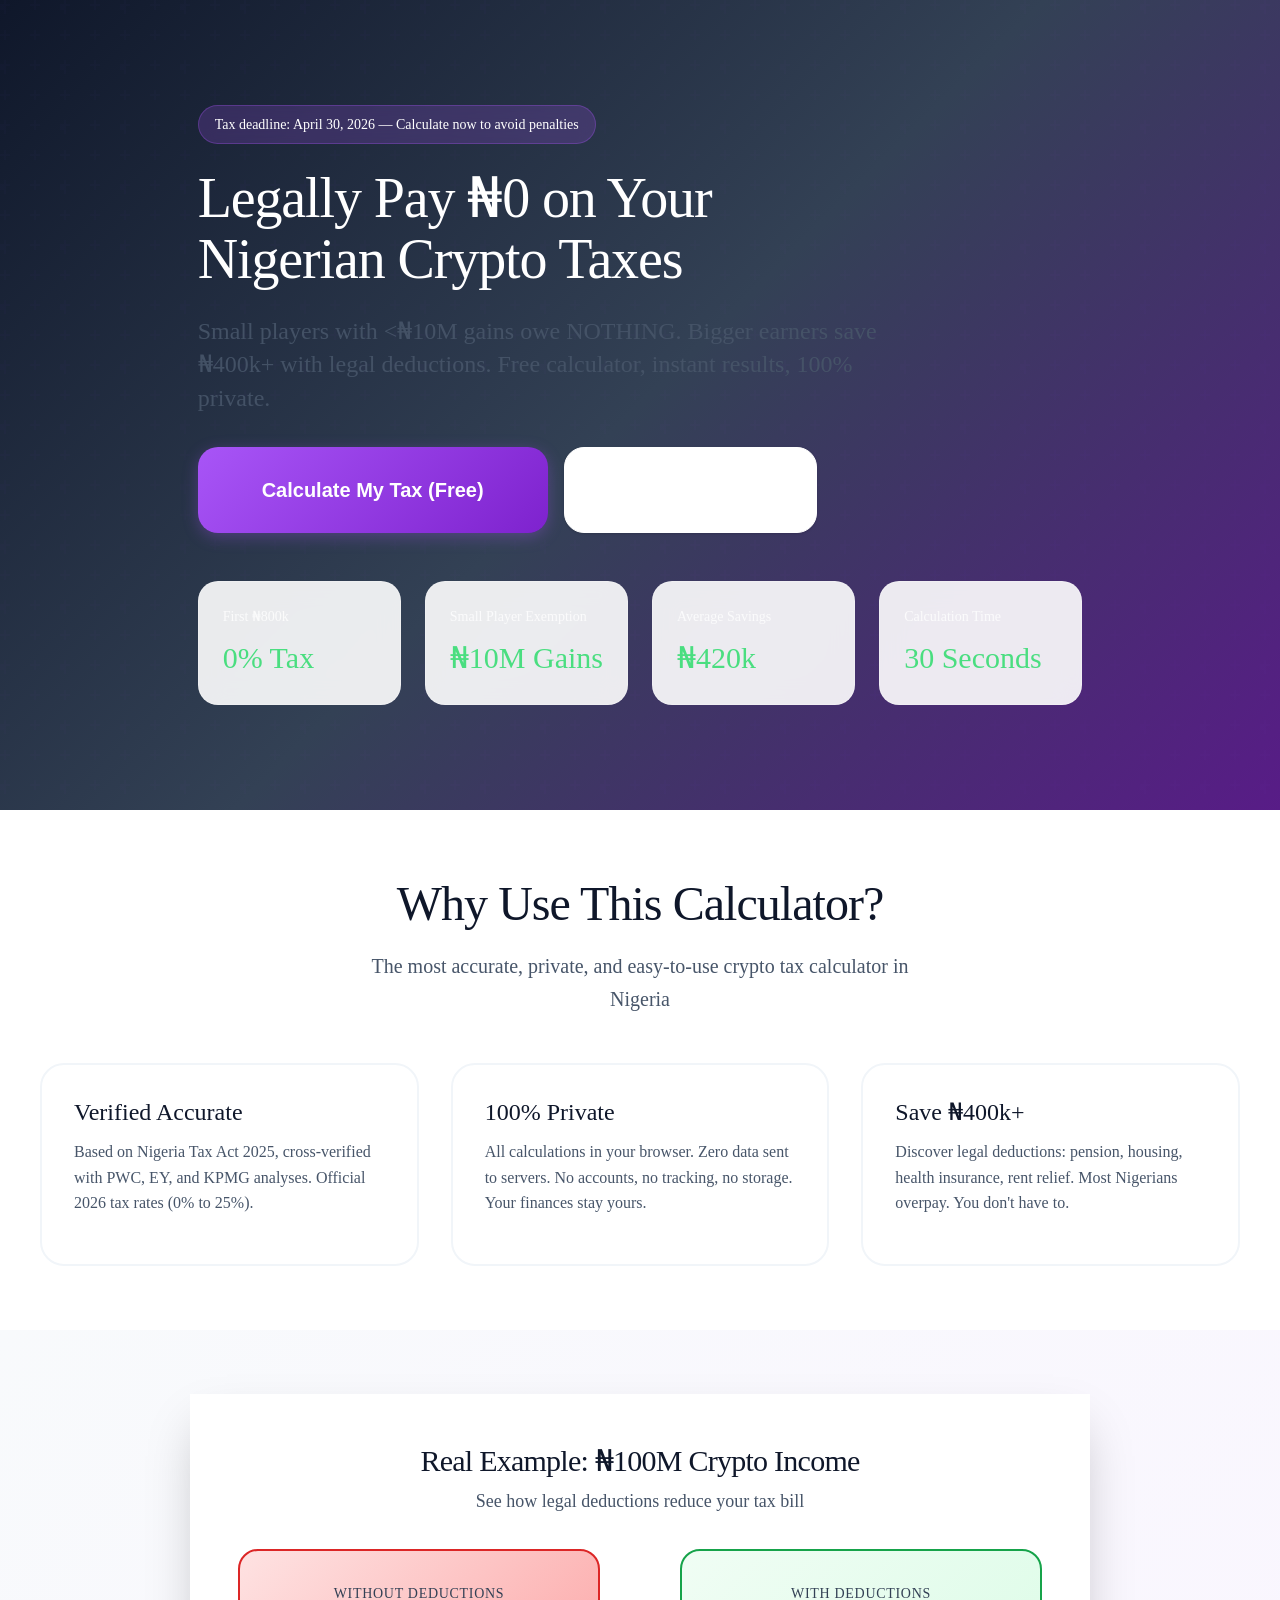
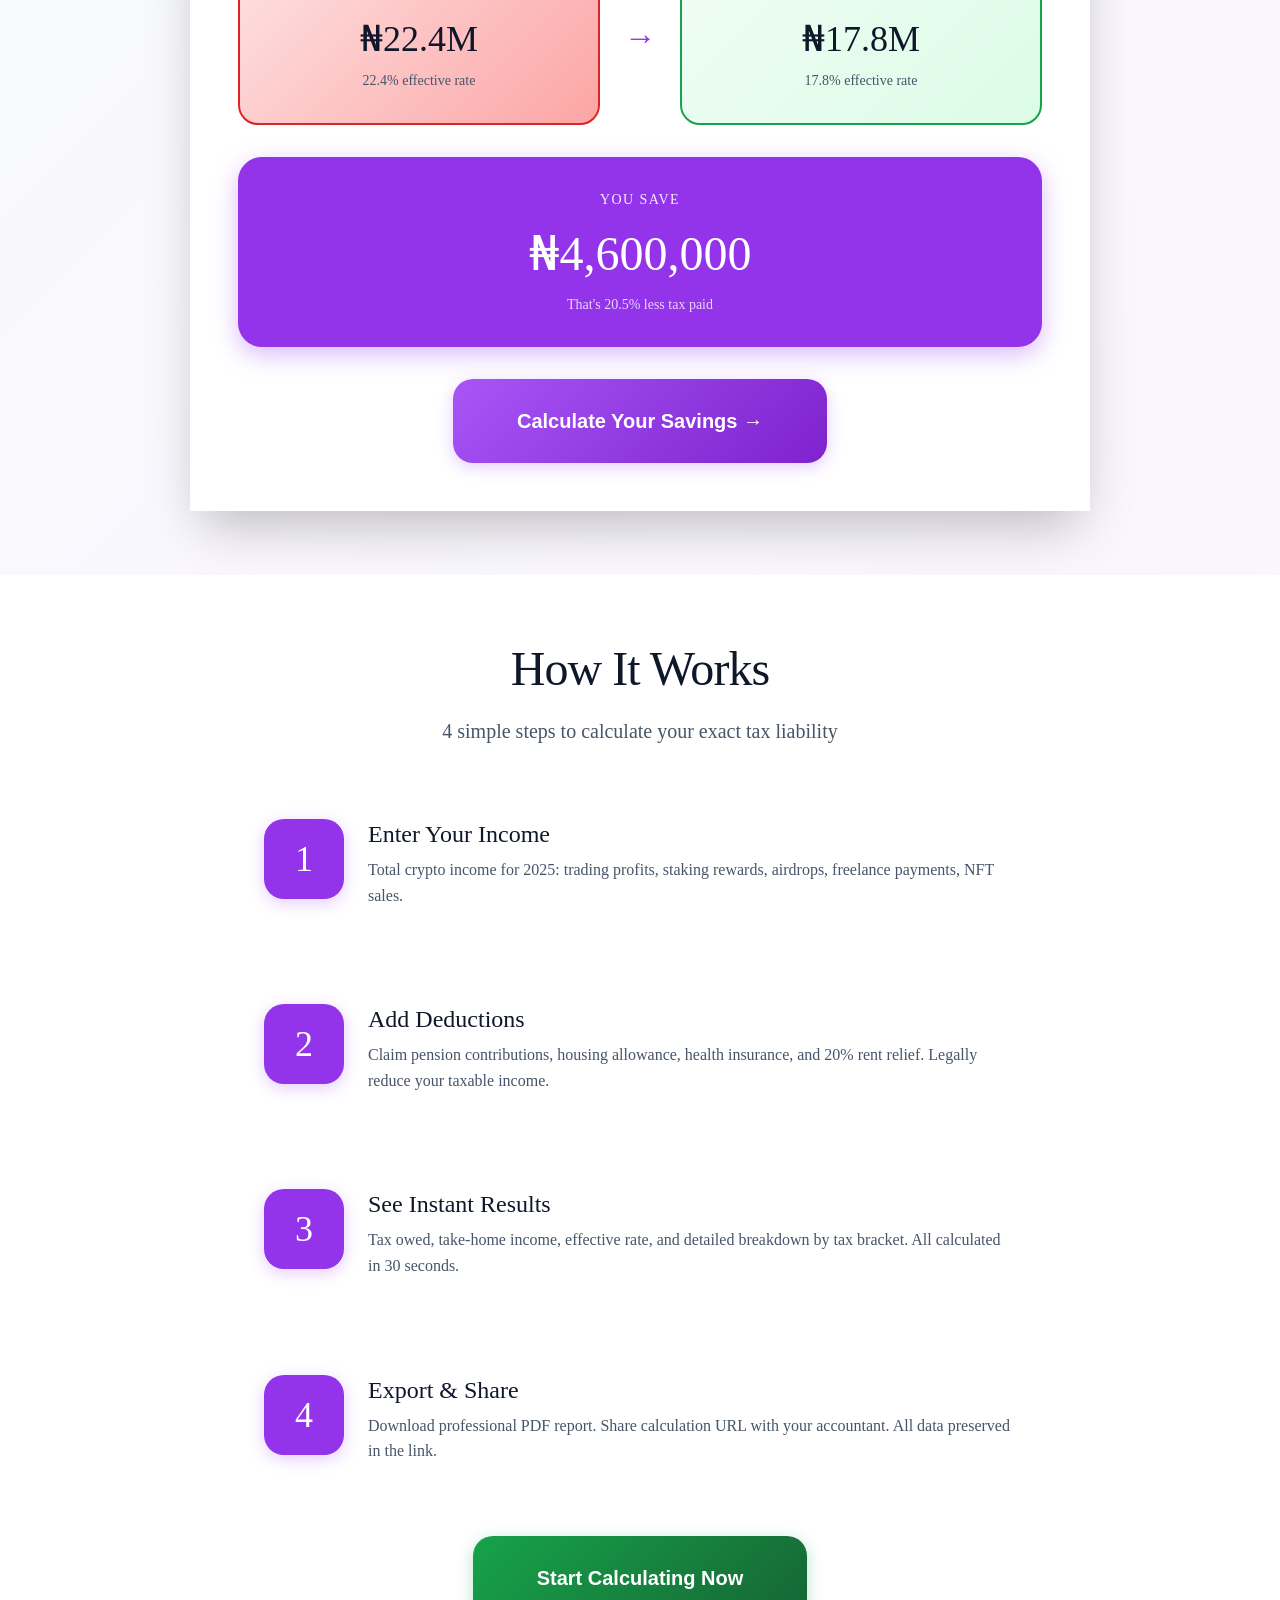
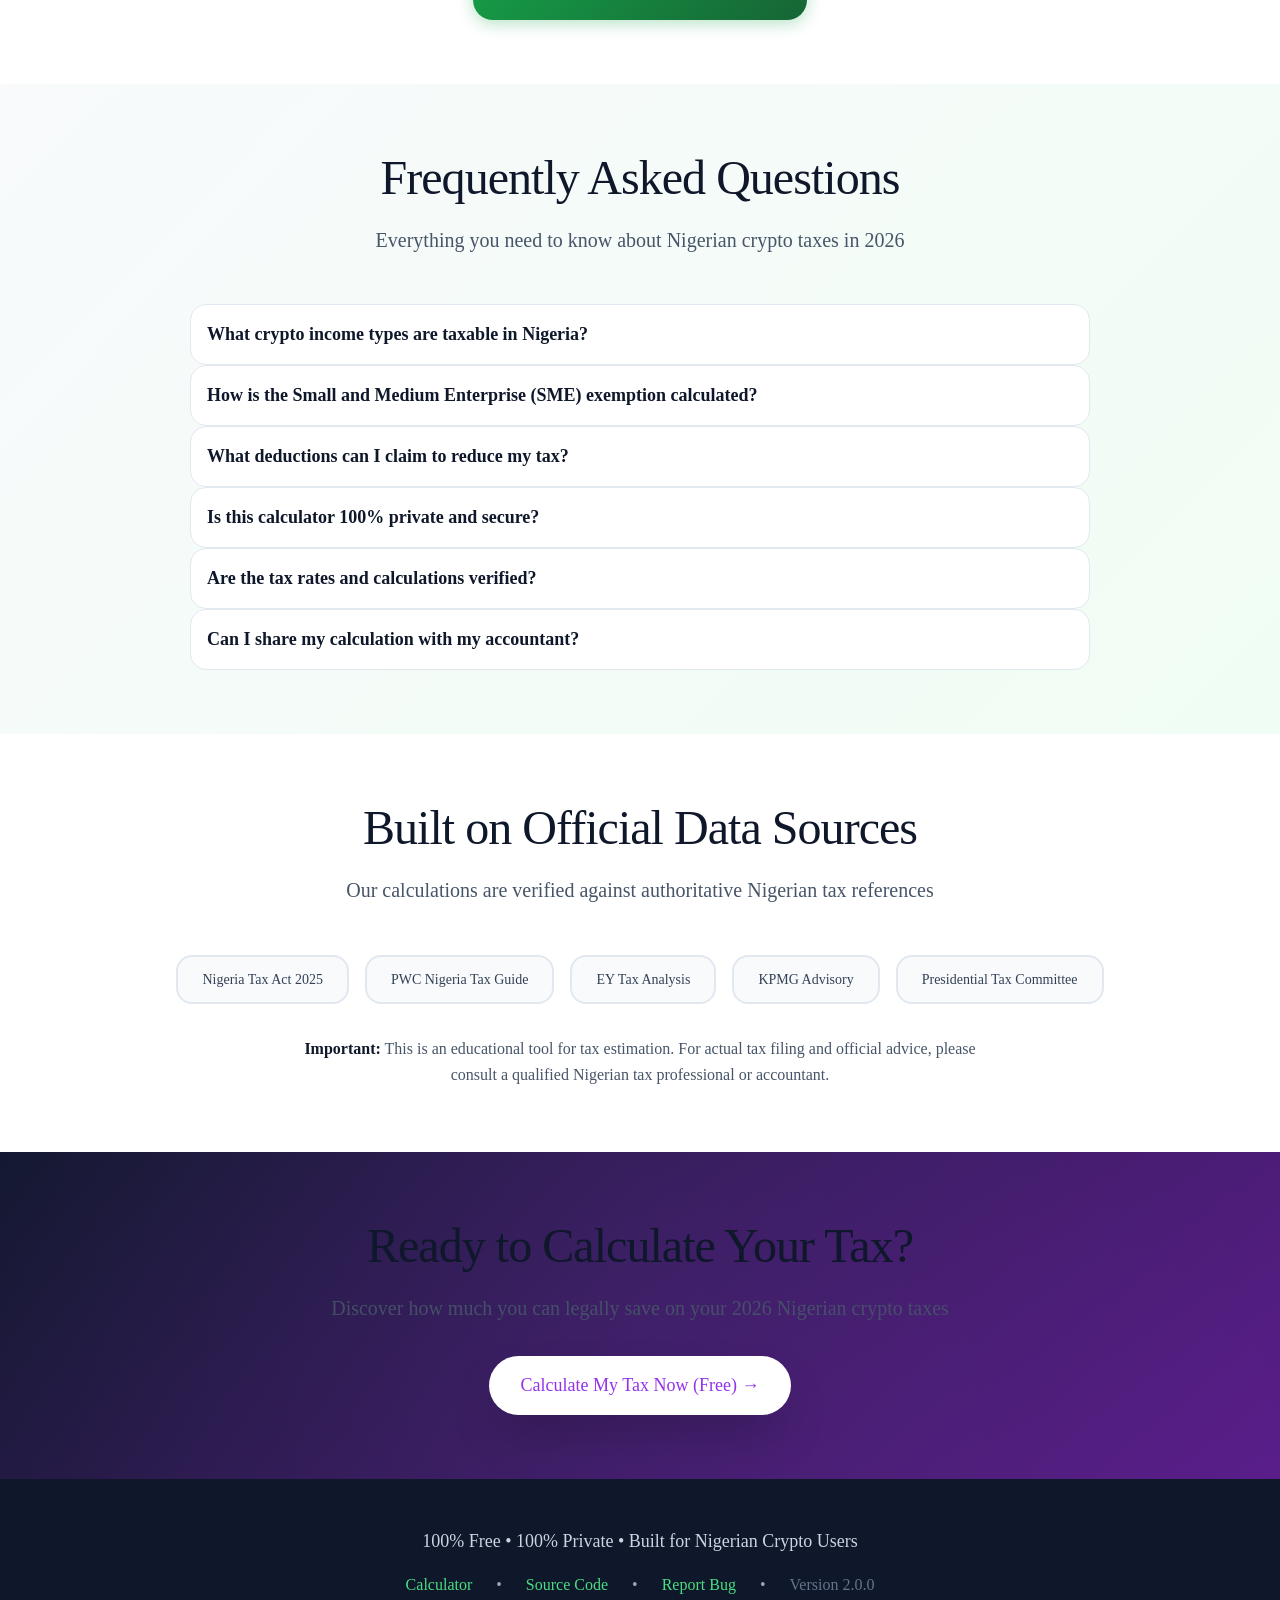
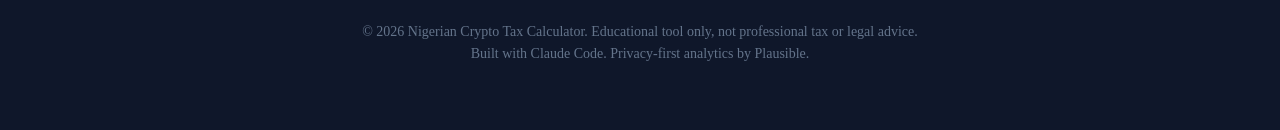
<file: index.html>
<!DOCTYPE html>
<html lang="en">
<head>
    <meta charset="UTF-8">
    <meta name="viewport" content="width=device-width, initial-scale=1.0">

    <!-- Security: Content Security Policy -->
    <meta http-equiv="Content-Security-Policy" content="default-src 'self'; script-src 'self' https://plausible.io; style-src 'self' 'unsafe-inline'; img-src 'self' data:; connect-src 'self' https://plausible.io; font-src 'self'; frame-ancestors 'none'; base-uri 'self'; form-action 'self';">

    <title>Nigerian Crypto Tax Calculator 2026 | Legally Pay ₦0 on Small Gains</title>
    <meta name="description" content="Free Nigerian crypto tax calculator for 2026. Calculate your tax liability in 30 seconds. Discover legal deductions to save ₦400k+. Based on Nigeria Tax Act 2025.">

    <!-- Resource hints -->
    <link rel="dns-prefetch" href="https://plausible.io">
    <link rel="preconnect" href="https://plausible.io" crossorigin>

    <!-- Canonical URL -->
    <link rel="canonical" href="https://nigerian-crypto-tax-calc.pages.dev">

    <!-- Open Graph -->
    <meta property="og:title" content="Nigerian Crypto Tax Calculator 2026">
    <meta property="og:description" content="Calculate your crypto tax and save ₦400k+ with legal deductions. Free, accurate, 100% private.">
    <meta property="og:type" content="website">
    <meta property="og:url" content="https://nigerian-crypto-tax-calc.pages.dev">
    <meta property="og:image" content="https://nigerian-crypto-tax-calc.pages.dev/og-image.png">
    <meta property="og:image:width" content="1200">
    <meta property="og:image:height" content="630">
    <meta property="og:locale" content="en_NG">

    <!-- Twitter Card -->
    <meta name="twitter:card" content="summary_large_image">
    <meta name="twitter:title" content="Nigerian Crypto Tax Calculator 2026">
    <meta name="twitter:description" content="Calculate your crypto tax and save ₦400k+ with legal deductions. Free, accurate, 100% private.">
    <meta name="twitter:image" content="https://nigerian-crypto-tax-calc.pages.dev/og-image.png">

    <!-- Schema.org Structured Data -->
    <script type="application/ld+json">
    {
      "@context": "https://schema.org",
      "@type": "FinancialService",
      "name": "Nigerian Crypto Tax Calculator",
      "description": "Free tax calculator for Nigerian cryptocurrency investors. Calculate your 2026 tax liability based on Nigeria Tax Act 2025.",
      "url": "https://nigerian-crypto-tax-calc.pages.dev",
      "areaServed": {
        "@type": "Country",
        "name": "Nigeria"
      },
      "serviceType": "Tax Calculation",
      "provider": {
        "@type": "Organization",
        "name": "Nigerian Crypto Tax Calculator"
      }
    }
    </script>

    <!-- Plausible Analytics -->
    <script defer data-domain="nigerian-crypto-tax-calc.pages.dev" src="https://plausible.io/js/script.js"></script>

    <!-- Design System v2.0 CSS -->
    <link rel="stylesheet" href="/css/design-system-v2.css">

    <style>
        /* Landing Page v2 - Professional Quality */

        body {
            font-family: var(--font-body);
            color: var(--navy-900);
            background: var(--navy-50);
            margin: 0;
            padding: 0;
        }

        /* Hero Section - Premium Gradient */
        .hero {
            background: linear-gradient(135deg, var(--navy-900) 0%, var(--navy-700) 50%, var(--purple-900) 100%);
            color: white;
            padding: var(--space-16) var(--space-6);
            min-height: 90vh;
            display: flex;
            align-items: center;
            position: relative;
            overflow: hidden;
        }

        .hero::before {
            content: '';
            position: absolute;
            top: 0;
            left: 0;
            right: 0;
            bottom: 0;
            background: url('data:image/svg+xml,<svg width="60" height="60" viewBox="0 0 60 60" xmlns="http://www.w3.org/2000/svg"><g fill="none" fill-rule="evenodd"><g fill="%239333EA" fill-opacity="0.05"><path d="M36 34v-4h-2v4h-4v2h4v4h2v-4h4v-2h-4zm0-30V0h-2v4h-4v2h4v4h2V6h4V4h-4zM6 34v-4H4v4H0v2h4v4h2v-4h4v-2H6zM6 4V0H4v4H0v6h4v4h2V6h4V4H6z"/></g></g></svg>') repeat;
            opacity: 0.4;
        }

        .hero-container {
            max-width: 1200px;
            margin: 0 auto;
            position: relative;
            z-index: 1;
        }

        .hero-badge {
            display: inline-flex;
            align-items: center;
            gap: var(--space-2);
            padding: var(--space-2) var(--space-4);
            background: rgba(168, 85, 247, 0.2);
            backdrop-filter: var(--backdrop-blur-md);
            border: 1px solid rgba(168, 85, 247, 0.3);
            border-radius: var(--radius-full);
            font-size: var(--text-sm);
            font-weight: var(--font-semibold);
            margin-bottom: var(--space-6);
        }

        .hero-title {
            font-size: var(--text-6xl);
            font-weight: var(--font-black);
            line-height: 1.1;
            margin-bottom: var(--space-6);
            letter-spacing: -0.02em;
            color: white;
        }

        .hero-subtitle {
            font-size: var(--text-2xl);
            margin-bottom: var(--space-8);
            opacity: 0.9;
            line-height: 1.4;
            max-width: 700px;
        }

        .hero-cta-group {
            display: flex;
            gap: var(--space-4);
            flex-wrap: wrap;
            margin-bottom: var(--space-12);
        }

        .hero-stats {
            display: grid;
            grid-template-columns: repeat(auto-fit, minmax(200px, 1fr));
            gap: var(--space-6);
            max-width: 900px;
        }

        .hero-stat-card {
            background: var(--glass-light);
            backdrop-filter: var(--backdrop-blur-lg);
            border: 1px solid rgba(255, 255, 255, 0.2);
            border-radius: var(--radius-xl);
            padding: var(--space-6);
        }

        .hero-stat-label {
            font-size: var(--text-sm);
            opacity: 0.8;
            margin-bottom: var(--space-2);
        }

        .hero-stat-value {
            font-size: var(--text-3xl);
            font-weight: var(--font-bold);
            color: var(--green-400);
        }

        /* Value Props Section */
        .value-props {
            padding: var(--space-16) var(--space-6);
            background: white;
        }

        .section-container {
            max-width: 1200px;
            margin: 0 auto;
        }

        .section-header {
            text-align: center;
            margin-bottom: var(--space-12);
        }

        .section-title {
            font-size: var(--text-5xl);
            font-weight: var(--font-bold);
            color: var(--navy-900);
            margin-bottom: var(--space-4);
            letter-spacing: -0.02em;
        }

        .section-subtitle {
            font-size: var(--text-xl);
            color: var(--navy-600);
            max-width: 600px;
            margin: 0 auto;
        }

        .value-grid {
            display: grid;
            grid-template-columns: repeat(auto-fit, minmax(320px, 1fr));
            gap: var(--space-8);
        }

        .value-card {
            background: white;
            border: 2px solid var(--navy-100);
            border-radius: var(--radius-2xl);
            padding: var(--space-8);
            transition: all var(--duration-200) var(--ease-out);
            position: relative;
            overflow: hidden;
        }

        .value-card::before {
            content: '';
            position: absolute;
            top: 0;
            left: 0;
            right: 0;
            height: 4px;
            background: var(--gradient-purple);
            transform: scaleX(0);
            transition: transform var(--duration-300) var(--ease-out);
        }

        .value-card:hover {
            border-color: var(--purple-500);
            transform: translateY(-8px);
            box-shadow: var(--shadow-purple-xl);
        }

        .value-card:hover::before {
            transform: scaleX(1);
        }

        .value-title {
            font-size: var(--text-2xl);
            font-weight: var(--font-bold);
            color: var(--navy-900);
            margin-bottom: var(--space-3);
        }

        .value-text {
            font-size: var(--text-base);
            color: var(--navy-600);
            line-height: 1.6;
        }

        /* Savings Demo Section */
        .savings-demo {
            padding: var(--space-16) var(--space-6);
            background: linear-gradient(135deg, var(--navy-50) 0%, var(--purple-50) 100%);
        }

        .demo-container {
            max-width: 900px;
            margin: 0 auto;
        }

        .demo-card {
            background: white;
            border-radius: var(--radius-3xl);
            padding: var(--space-12);
            box-shadow: var(--shadow-2xl);
        }

        .demo-title {
            font-size: var(--text-3xl);
            font-weight: var(--font-bold);
            color: var(--navy-900);
            margin-bottom: var(--space-2);
            text-align: center;
        }

        .demo-subtitle {
            font-size: var(--text-lg);
            color: var(--navy-600);
            text-align: center;
            margin-bottom: var(--space-8);
        }

        .comparison-flow {
            display: grid;
            grid-template-columns: 1fr auto 1fr;
            gap: var(--space-6);
            align-items: center;
            margin-bottom: var(--space-8);
        }

        .comparison-box {
            padding: var(--space-8);
            border-radius: var(--radius-xl);
            text-align: center;
        }

        .comparison-before {
            background: linear-gradient(135deg, #FEE2E2 0%, #FCA5A5 100%);
            border: 2px solid #DC2626;
        }

        .comparison-after {
            background: linear-gradient(135deg, var(--green-50) 0%, var(--green-100) 100%);
            border: 2px solid var(--green-600);
        }

        .comparison-label {
            font-size: var(--text-sm);
            font-weight: var(--font-bold);
            text-transform: uppercase;
            letter-spacing: 0.05em;
            margin-bottom: var(--space-2);
            color: var(--navy-700);
        }

        .comparison-value {
            font-size: var(--text-4xl);
            font-weight: var(--font-black);
            color: var(--navy-900);
            margin-bottom: var(--space-1);
        }

        .comparison-detail {
            font-size: var(--text-sm);
            color: var(--navy-600);
        }

        .comparison-arrow {
            font-size: 32px;
            color: var(--purple-600);
            font-weight: var(--font-bold);
        }

        .savings-result {
            padding: var(--space-8);
            background: var(--purple-600);
            border-radius: var(--radius-2xl);
            text-align: center;
            color: white;
            box-shadow: var(--shadow-purple-lg);
        }

        .savings-label {
            font-size: var(--text-sm);
            font-weight: var(--font-bold);
            letter-spacing: 0.1em;
            margin-bottom: var(--space-2);
            opacity: 0.9;
        }

        .savings-amount {
            font-size: var(--text-5xl);
            font-weight: var(--font-black);
            margin-bottom: var(--space-1);
        }

        .savings-note {
            font-size: var(--text-sm);
            opacity: 0.8;
        }

        /* How It Works */
        .how-it-works {
            padding: var(--space-16) var(--space-6);
            background: white;
        }

        .wizard-demo {
            max-width: 800px;
            margin: 0 auto;
        }

        .step-card {
            display: grid;
            grid-template-columns: 80px 1fr;
            gap: var(--space-6);
            margin-bottom: var(--space-8);
            padding: var(--space-6);
            border-radius: var(--radius-xl);
            transition: var(--transition-base);
        }

        .step-card:hover {
            background: var(--navy-50);
            transform: translateX(8px);
        }

        .step-number-box {
            width: 80px;
            height: 80px;
            background: var(--purple-600);
            border-radius: var(--radius-xl);
            display: flex;
            align-items: center;
            justify-content: center;
            font-size: var(--text-4xl);
            font-weight: var(--font-black);
            color: white;
            box-shadow: var(--shadow-purple);
        }

        .step-content {
            display: flex;
            flex-direction: column;
            justify-content: center;
        }

        .step-title {
            font-size: var(--text-2xl);
            font-weight: var(--font-bold);
            color: var(--navy-900);
            margin-bottom: var(--space-2);
        }

        .step-description {
            font-size: var(--text-base);
            color: var(--navy-600);
            line-height: 1.6;
        }

        /* FAQ Section */
        .faq-section {
            padding: var(--space-16) var(--space-6);
            background: linear-gradient(135deg, var(--navy-50) 0%, var(--green-50) 100%);
        }

        .faq-container {
            max-width: 900px;
            margin: 0 auto;
        }

        /* Trust Section */
        .trust-section {
            padding: var(--space-16) var(--space-6);
            background: white;
        }

        .trust-badges {
            display: flex;
            gap: var(--space-4);
            justify-content: center;
            flex-wrap: wrap;
            margin-bottom: var(--space-8);
        }

        .trust-badge {
            padding: var(--space-3) var(--space-6);
            background: var(--navy-50);
            border: 2px solid var(--navy-200);
            border-radius: var(--radius-lg);
            font-weight: var(--font-semibold);
            color: var(--navy-700);
            font-size: var(--text-sm);
            transition: var(--transition-base);
        }

        .trust-badge:hover {
            border-color: var(--purple-500);
            background: var(--purple-50);
            transform: translateY(-2px);
        }

        /* CTA Section */
        .cta-section {
            padding: var(--space-16) var(--space-6);
            background: linear-gradient(135deg, var(--navy-900) 0%, var(--purple-900) 100%);
            text-align: center;
            color: white;
            position: relative;
            overflow: hidden;
        }

        .cta-section::before {
            content: '';
            position: absolute;
            top: -50%;
            left: -50%;
            width: 200%;
            height: 200%;
            background: radial-gradient(circle, rgba(168, 85, 247, 0.1) 0%, transparent 70%);
        }

        .cta-content {
            position: relative;
            z-index: 1;
        }

        .cta-title {
            font-size: var(--text-5xl);
            font-weight: var(--font-black);
            margin-bottom: var(--space-4);
            letter-spacing: -0.02em;
        }

        .cta-subtitle {
            font-size: var(--text-xl);
            margin-bottom: var(--space-8);
            opacity: 0.9;
        }

        .cta-button-white {
            background: white;
            color: var(--purple-600);
            padding: var(--space-4) var(--space-8);
            border-radius: var(--radius-full);
            font-size: var(--text-lg);
            font-weight: var(--font-bold);
            border: none;
            cursor: pointer;
            transition: var(--transition-base);
            display: inline-block;
            text-decoration: none;
            box-shadow: var(--shadow-2xl);
        }

        .cta-button-white:hover {
            transform: translateY(-4px) scale(1.05);
            box-shadow: 0 20px 40px rgba(0, 0, 0, 0.3);
        }

        /* Footer */
        .footer {
            padding: var(--space-12) var(--space-6);
            background: var(--navy-900);
            color: var(--navy-400);
            text-align: center;
        }

        .footer-links {
            display: flex;
            gap: var(--space-6);
            justify-content: center;
            flex-wrap: wrap;
            margin: var(--space-4) 0;
        }

        .footer a {
            color: var(--green-400);
            text-decoration: none;
            transition: var(--transition-base);
        }

        .footer a:hover {
            color: var(--green-300);
        }

        .footer-note {
            margin-top: var(--space-6);
            font-size: var(--text-sm);
            color: var(--navy-500);
        }

        /* Responsive */
        @media (max-width: 768px) {
            .hero {
                padding: var(--space-12) var(--space-4);
                min-height: auto;
            }

            .hero-title {
                font-size: var(--text-4xl);
            }

            .hero-subtitle {
                font-size: var(--text-lg);
            }

            .hero-cta-group {
                flex-direction: column;
            }

            .comparison-flow {
                grid-template-columns: 1fr;
                gap: var(--space-4);
            }

            .comparison-arrow {
                transform: rotate(90deg);
            }

            .step-card {
                grid-template-columns: 1fr;
                text-align: center;
            }

            .step-number-box {
                margin: 0 auto;
            }

            .section-title {
                font-size: var(--text-3xl);
            }

            .cta-title {
                font-size: var(--text-3xl);
            }
        }
    </style>
</head>
<body>

    <!-- Hero Section -->
    <section class="hero animate-fade-in">
        <div class="hero-container">
            <div class="hero-badge">
                Tax deadline: April 30, 2026 — Calculate now to avoid penalties
            </div>

            <h1 class="hero-title">
                Legally Pay ₦0 on Your<br>Nigerian Crypto Taxes
            </h1>

            <p class="hero-subtitle">
                Small players with <₦10M gains owe NOTHING. Bigger earners save ₦400k+ with legal deductions. Free calculator, instant results, 100% private.
            </p>

            <div class="hero-cta-group">
                <a href="calculator.html" class="btn btn-primary btn-xl">Calculate My Tax (Free)</a>
                <button class="btn btn-outline btn-xl" style="color: white; border-color: white;">See Example</button>
            </div>

            <div class="hero-stats animate-fade-in-up" style="animation-delay: 0.3s;">
                <div class="hero-stat-card">
                    <div class="hero-stat-label">First ₦800k</div>
                    <div class="hero-stat-value">0% Tax</div>
                </div>
                <div class="hero-stat-card">
                    <div class="hero-stat-label">Small Player Exemption</div>
                    <div class="hero-stat-value">₦10M Gains</div>
                </div>
                <div class="hero-stat-card">
                    <div class="hero-stat-label">Average Savings</div>
                    <div class="hero-stat-value">₦420k</div>
                </div>
                <div class="hero-stat-card">
                    <div class="hero-stat-label">Calculation Time</div>
                    <div class="hero-stat-value">30 Seconds</div>
                </div>
            </div>
        </div>
    </section>

    <!-- Value Props -->
    <section class="value-props animate-fade-in-up">
        <div class="section-container">
            <div class="section-header">
                <h2 class="section-title">Why Use This Calculator?</h2>
                <p class="section-subtitle">The most accurate, private, and easy-to-use crypto tax calculator in Nigeria</p>
            </div>

            <div class="value-grid">
                <div class="value-card">
                    <h3 class="value-title">Verified Accurate</h3>
                    <p class="value-text">Based on Nigeria Tax Act 2025, cross-verified with PWC, EY, and KPMG analyses. Official 2026 tax rates (0% to 25%).</p>
                </div>

                <div class="value-card">
                    <h3 class="value-title">100% Private</h3>
                    <p class="value-text">All calculations in your browser. Zero data sent to servers. No accounts, no tracking, no storage. Your finances stay yours.</p>
                </div>

                <div class="value-card">
                    <h3 class="value-title">Save ₦400k+</h3>
                    <p class="value-text">Discover legal deductions: pension, housing, health insurance, rent relief. Most Nigerians overpay. You don't have to.</p>
                </div>
            </div>
        </div>
    </section>

    <!-- Savings Demo -->
    <section class="savings-demo animate-fade-in-up">
        <div class="demo-container">
            <div class="demo-card">
                <h2 class="demo-title">Real Example: ₦100M Crypto Income</h2>
                <p class="demo-subtitle">See how legal deductions reduce your tax bill</p>

                <div class="comparison-flow">
                    <div class="comparison-box comparison-before">
                        <div class="comparison-label">Without Deductions</div>
                        <div class="comparison-value">₦22.4M</div>
                        <div class="comparison-detail">22.4% effective rate</div>
                    </div>

                    <div class="comparison-arrow">→</div>

                    <div class="comparison-box comparison-after">
                        <div class="comparison-label">With Deductions</div>
                        <div class="comparison-value">₦17.8M</div>
                        <div class="comparison-detail">17.8% effective rate</div>
                    </div>
                </div>

                <div class="savings-result">
                    <div class="savings-label">YOU SAVE</div>
                    <div class="savings-amount">₦4,600,000</div>
                    <div class="savings-note">That's 20.5% less tax paid</div>
                </div>

                <div style="text-align: center; margin-top: var(--space-8);">
                    <a href="calculator.html" class="btn btn-primary btn-xl">Calculate Your Savings →</a>
                </div>
            </div>
        </div>
    </section>

    <!-- How It Works -->
    <section class="how-it-works animate-fade-in-up">
        <div class="section-container">
            <div class="section-header">
                <h2 class="section-title">How It Works</h2>
                <p class="section-subtitle">4 simple steps to calculate your exact tax liability</p>
            </div>

            <div class="wizard-demo">
                <div class="step-card">
                    <div class="step-number-box">1</div>
                    <div class="step-content">
                        <h3 class="step-title">Enter Your Income</h3>
                        <p class="step-description">Total crypto income for 2025: trading profits, staking rewards, airdrops, freelance payments, NFT sales.</p>
                    </div>
                </div>

                <div class="step-card">
                    <div class="step-number-box">2</div>
                    <div class="step-content">
                        <h3 class="step-title">Add Deductions</h3>
                        <p class="step-description">Claim pension contributions, housing allowance, health insurance, and 20% rent relief. Legally reduce your taxable income.</p>
                    </div>
                </div>

                <div class="step-card">
                    <div class="step-number-box">3</div>
                    <div class="step-content">
                        <h3 class="step-title">See Instant Results</h3>
                        <p class="step-description">Tax owed, take-home income, effective rate, and detailed breakdown by tax bracket. All calculated in 30 seconds.</p>
                    </div>
                </div>

                <div class="step-card">
                    <div class="step-number-box">4</div>
                    <div class="step-content">
                        <h3 class="step-title">Export & Share</h3>
                        <p class="step-description">Download professional PDF report. Share calculation URL with your accountant. All data preserved in the link.</p>
                    </div>
                </div>

                <div style="text-align: center; margin-top: var(--space-8);">
                    <a href="calculator.html" class="btn btn-secondary btn-xl">Start Calculating Now</a>
                </div>
            </div>
        </div>
    </section>

    <!-- FAQ Section -->
    <section class="faq-section animate-fade-in-up">
        <div class="section-container">
            <div class="section-header">
                <h2 class="section-title">Frequently Asked Questions</h2>
                <p class="section-subtitle">Everything you need to know about Nigerian crypto taxes in 2026</p>
            </div>

            <div class="faq-container">
                <div class="accordion">
                    <div class="accordion-header">
                        What crypto income types are taxable in Nigeria?
                    </div>
                    <div class="accordion-content">
                        All crypto income is taxable: capital gains from trading, mining income, staking rewards, airdrops, yield farming, freelance payments in crypto, NFT sales, and business revenue from crypto activities. The Nigeria Tax Act 2025 explicitly covers digital assets.
                    </div>
                </div>

                <div class="accordion">
                    <div class="accordion-header">
                        How is the Small and Medium Enterprise (SME) exemption calculated?
                    </div>
                    <div class="accordion-content">
                        SMEs with capital gains below ₦10M AND annual turnover under ₦150M are fully exempt from capital gains tax. If you made ₦8M from crypto trading and your total business turnover was ₦120M, you owe ₦0 in capital gains tax.
                    </div>
                </div>

                <div class="accordion">
                    <div class="accordion-header">
                        What deductions can I claim to reduce my tax?
                    </div>
                    <div class="accordion-content">
                        You can claim: pension contributions (8% or 10%), housing allowance, health insurance premiums, life insurance, 20% rent relief (if you're a tenant), and National Health Insurance Scheme (NHIS) contributions. These deductions can save you ₦400,000+ annually.
                    </div>
                </div>

                <div class="accordion">
                    <div class="accordion-header">
                        Is this calculator 100% private and secure?
                    </div>
                    <div class="accordion-content">
                        Yes. All calculations happen in your browser using JavaScript. We don't send your data to any servers, we don't store it, and we don't track it. No accounts required. You can even use it offline after the page loads. Your financial privacy is guaranteed.
                    </div>
                </div>

                <div class="accordion">
                    <div class="accordion-header">
                        Are the tax rates and calculations verified?
                    </div>
                    <div class="accordion-content">
                        Yes. Our calculations are based on the official Nigeria Tax Act 2025 and cross-verified against tax analyses from PWC Nigeria, EY, KPMG, and the Presidential Tax Committee. The progressive tax rates (0%, 15%, 18%, 21%, 23%, 25%) are accurate as of January 2026.
                    </div>
                </div>

                <div class="accordion">
                    <div class="accordion-header">
                        Can I share my calculation with my accountant?
                    </div>
                    <div class="accordion-content">
                        Absolutely. After calculating, you can: (1) Download a professional PDF report, (2) Share the calculation URL which preserves all your inputs, or (3) Export the breakdown to give to your tax professional. All data stays private—we just encode it in the URL.
                    </div>
                </div>
            </div>
        </div>
    </section>

    <!-- Trust Section -->
    <section class="trust-section animate-fade-in-up">
        <div class="section-container">
            <div class="section-header">
                <h2 class="section-title">Built on Official Data Sources</h2>
                <p class="section-subtitle">Our calculations are verified against authoritative Nigerian tax references</p>
            </div>

            <div class="trust-badges">
                <span class="trust-badge">Nigeria Tax Act 2025</span>
                <span class="trust-badge">PWC Nigeria Tax Guide</span>
                <span class="trust-badge">EY Tax Analysis</span>
                <span class="trust-badge">KPMG Advisory</span>
                <span class="trust-badge">Presidential Tax Committee</span>
            </div>

            <p style="text-align: center; color: var(--navy-600); max-width: 700px; margin: 0 auto;">
                <strong style="color: var(--navy-900);">Important:</strong> This is an educational tool for tax estimation. For actual tax filing and official advice, please consult a qualified Nigerian tax professional or accountant.
            </p>
        </div>
    </section>

    <!-- Final CTA -->
    <section class="cta-section">
        <div class="cta-content">
            <h2 class="cta-title">Ready to Calculate Your Tax?</h2>
            <p class="cta-subtitle">Discover how much you can legally save on your 2026 Nigerian crypto taxes</p>
            <a href="calculator.html" class="cta-button-white">Calculate My Tax Now (Free) →</a>
        </div>
    </section>

    <!-- Footer -->
    <footer class="footer">
        <div class="section-container">
            <p style="font-size: var(--text-lg); color: var(--navy-300); margin-bottom: var(--space-4);">
                100% Free • 100% Private • Built for Nigerian Crypto Users
            </p>
            <div class="footer-links">
                <a href="calculator.html">Calculator</a>
                <span>•</span>
                <a href="https://github.com/yourusername/nigerian-crypto-tax-calc">Source Code</a>
                <span>•</span>
                <a href="https://github.com/yourusername/nigerian-crypto-tax-calc/issues">Report Bug</a>
                <span>•</span>
                <span style="color: var(--navy-500);">Version 2.0.0</span>
            </div>
            <p class="footer-note">
                © 2026 Nigerian Crypto Tax Calculator. Educational tool only, not professional tax or legal advice.<br>
                Built with Claude Code. Privacy-first analytics by Plausible.
            </p>
        </div>
    </footer>

    <script>
        // Accordion functionality
        document.querySelectorAll('.accordion-header').forEach(header => {
            header.addEventListener('click', () => {
                const accordion = header.parentElement;
                const content = accordion.querySelector('.accordion-content');
                const isOpen = accordion.classList.contains('active');

                // Close all accordions
                document.querySelectorAll('.accordion').forEach(acc => {
                    acc.classList.remove('active');
                    acc.querySelector('.accordion-content').style.maxHeight = null;
                });

                // Toggle current accordion
                if (!isOpen) {
                    accordion.classList.add('active');
                    content.style.maxHeight = content.scrollHeight + 'px';
                }
            });
        });

        // Smooth scroll for CTA buttons
        document.querySelectorAll('a[href^="#"]').forEach(anchor => {
            anchor.addEventListener('click', function (e) {
                e.preventDefault();
                const target = document.querySelector(this.getAttribute('href'));
                if (target) {
                    target.scrollIntoView({ behavior: 'smooth', block: 'start' });
                }
            });
        });

        // Intersection Observer for animations
        const observerOptions = {
            threshold: 0.1,
            rootMargin: '0px 0px -50px 0px'
        };

        const observer = new IntersectionObserver((entries) => {
            entries.forEach(entry => {
                if (entry.isIntersecting) {
                    entry.target.style.opacity = '1';
                    entry.target.style.transform = 'translateY(0)';
                }
            });
        }, observerOptions);

        document.querySelectorAll('.animate-fade-in-up').forEach(el => {
            el.style.opacity = '0';
            el.style.transform = 'translateY(30px)';
            el.style.transition = 'opacity 0.6s ease-out, transform 0.6s ease-out';
            observer.observe(el);
        });
    </script>

</body>
</html>
</file>
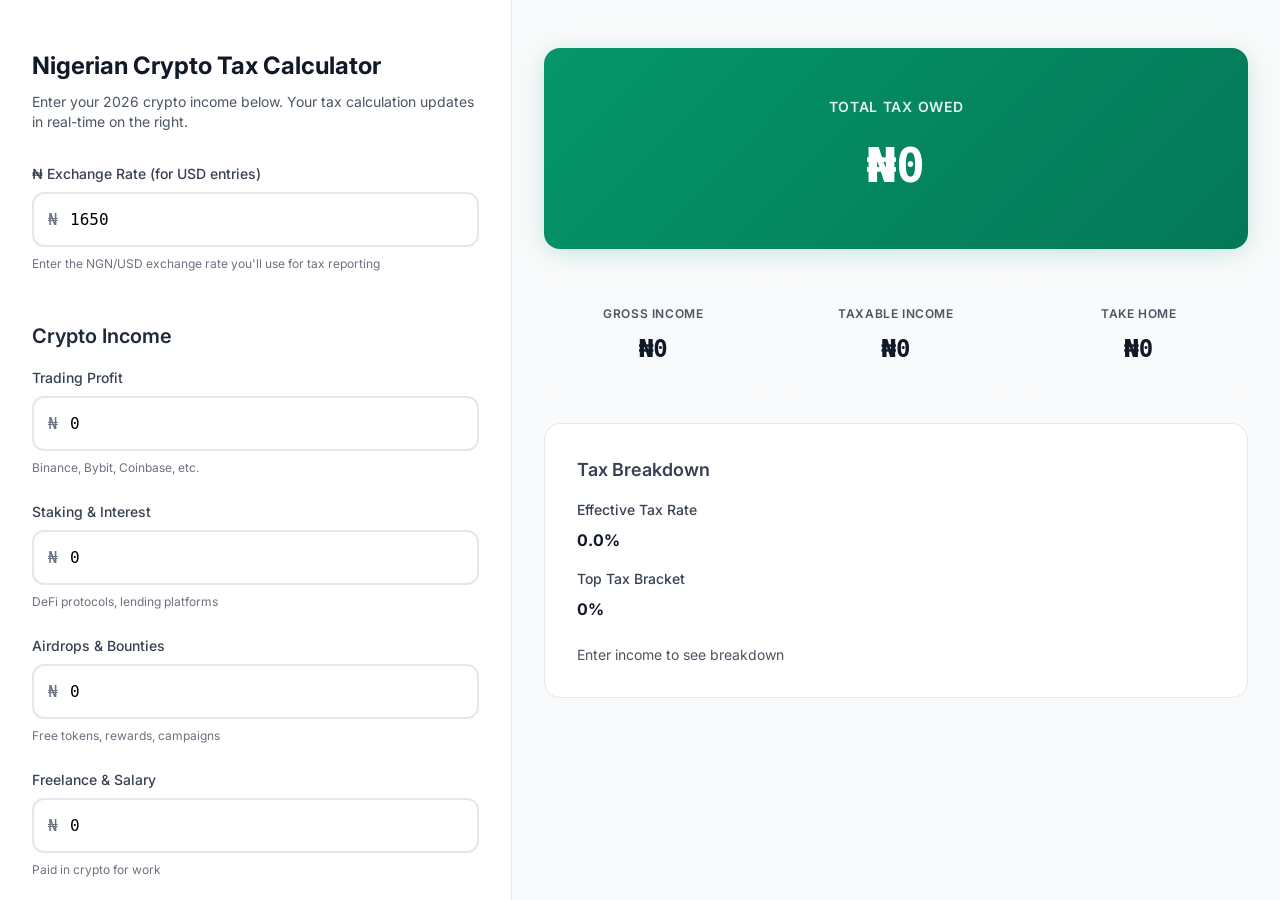
<file: calculator-new.html>
<!DOCTYPE html>
<html lang="en">
<head>
    <meta charset="UTF-8">
    <meta name="viewport" content="width=device-width, initial-scale=1.0">
    <title>Nigerian Crypto Tax Calculator - Professional Tax Estimation Tool</title>

    <!-- Professional Design System -->
    <style>
        /* ============================================
           DESIGN SYSTEM - Stripe/Linear Quality Level
           ============================================ */

        :root {
            /* Typography */
            --font-sans: 'Inter', -apple-system, BlinkMacSystemFont, 'Segoe UI', sans-serif;
            --font-mono: 'SF Mono', Monaco, 'Cascadia Code', 'Roboto Mono', Consolas, monospace;

            /* Colors - Nigerian Green + Neutrals */
            --green-50: #ecfdf5;
            --green-500: #10b981;
            --green-600: #059669;
            --green-700: #047857;

            --gray-50: #f9fafb;
            --gray-100: #f3f4f6;
            --gray-200: #e5e7eb;
            --gray-300: #d1d5db;
            --gray-500: #6b7280;
            --gray-600: #4b5563;
            --gray-700: #374151;
            --gray-800: #1f2937;
            --gray-900: #111827;

            /* Spacing (4px base unit) */
            --space-2: 8px;
            --space-3: 12px;
            --space-4: 16px;
            --space-6: 24px;
            --space-8: 32px;
            --space-12: 48px;

            /* Typography Scale */
            --text-xs: 12px;
            --text-sm: 14px;
            --text-base: 16px;
            --text-lg: 18px;
            --text-xl: 20px;
            --text-2xl: 24px;
            --text-4xl: 36px;
            --text-5xl: 48px;
        }

        /* Reset */
        * {
            margin: 0;
            padding: 0;
            box-sizing: border-box;
        }

        body {
            font-family: var(--font-sans);
            font-size: var(--text-base);
            line-height: 1.5;
            color: var(--gray-900);
            background: var(--gray-50);
            -webkit-font-smoothing: antialiased;
        }

        /* ============================================
           SPLIT-SCREEN LAYOUT
           ============================================ */

        .calculator-container {
            display: grid;
            grid-template-columns: 40% 60%;
            min-height: 100vh;
            max-width: 1920px;
            margin: 0 auto;
        }

        /* LEFT PANEL - Inputs */
        .input-panel {
            background: white;
            padding: var(--space-12) var(--space-8);
            overflow-y: auto;
            border-right: 1px solid var(--gray-200);
            position: sticky;
            top: 0;
            height: 100vh;
        }

        /* RIGHT PANEL - Results */
        .results-panel {
            background: var(--gray-50);
            padding: var(--space-12) var(--space-8);
            overflow-y: auto;
        }

        /* ============================================
           TYPOGRAPHY
           ============================================ */

        .heading-1 {
            font-size: var(--text-2xl);
            font-weight: 700;
            color: var(--gray-900);
            margin-bottom: var(--space-2);
        }

        .heading-2 {
            font-size: var(--text-xl);
            font-weight: 600;
            color: var(--gray-800);
            margin-bottom: var(--space-4);
        }

        .heading-3 {
            font-size: var(--text-lg);
            font-weight: 600;
            color: var(--gray-700);
            margin-bottom: var(--space-3);
        }

        .body-sm {
            font-size: var(--text-sm);
            color: var(--gray-600);
            line-height: 1.4;
        }

        .label {
            display: block;
            font-size: var(--text-sm);
            font-weight: 500;
            color: var(--gray-700);
            margin-bottom: var(--space-2);
        }

        .helper-text {
            font-size: var(--text-xs);
            color: var(--gray-500);
            margin-top: var(--space-2);
        }

        /* ============================================
           FORM COMPONENTS
           ============================================ */

        .form-group {
            margin-bottom: var(--space-6);
        }

        .form-section {
            margin-bottom: var(--space-12);
        }

        .input {
            width: 100%;
            padding: var(--space-4);
            font-size: var(--text-base);
            font-family: var(--font-mono);
            font-variant-numeric: tabular-nums;
            border: 2px solid var(--gray-200);
            border-radius: 12px;
            background: white;
            transition: all 0.2s ease;
        }

        .input:focus {
            outline: none;
            border-color: var(--green-500);
            box-shadow: 0 0 0 3px rgba(16, 185, 129, 0.1);
        }

        .input::placeholder {
            color: var(--gray-400);
        }

        /* Input with prefix */
        .input-wrapper {
            position: relative;
        }

        .input-prefix {
            position: absolute;
            left: var(--space-4);
            top: 50%;
            transform: translateY(-50%);
            font-family: var(--font-mono);
            font-size: var(--text-base);
            color: var(--gray-500);
            pointer-events: none;
        }

        .input-with-prefix {
            padding-left: 36px;
        }

        /* ============================================
           RESULTS COMPONENTS
           ============================================ */

        .result-hero {
            background: linear-gradient(135deg, var(--green-600) 0%, var(--green-700) 100%);
            border-radius: 16px;
            padding: var(--space-12);
            text-align: center;
            margin-bottom: var(--space-8);
            box-shadow: 0 4px 24px rgba(5, 150, 105, 0.2);
        }

        .result-label {
            font-size: var(--text-sm);
            font-weight: 600;
            text-transform: uppercase;
            letter-spacing: 0.05em;
            color: rgba(255, 255, 255, 0.9);
            margin-bottom: var(--space-3);
        }

        .result-number {
            font-size: var(--text-5xl);
            font-weight: 700;
            font-family: var(--font-mono);
            font-variant-numeric: tabular-nums;
            color: white;
        }

        .result-card {
            background: white;
            border-radius: 16px;
            padding: var(--space-8);
            margin-bottom: var(--space-6);
            border: 1px solid var(--gray-200);
        }

        .metric-grid {
            display: grid;
            grid-template-columns: repeat(3, 1fr);
            gap: var(--space-6);
            margin-bottom: var(--space-8);
        }

        .metric {
            text-align: center;
            padding: var(--space-6);
            background: var(--gray-50);
            border-radius: 12px;
        }

        .metric-label {
            font-size: var(--text-xs);
            font-weight: 600;
            text-transform: uppercase;
            letter-spacing: 0.05em;
            color: var(--gray-600);
            margin-bottom: var(--space-2);
        }

        .metric-value {
            font-size: var(--text-2xl);
            font-weight: 700;
            font-family: var(--font-mono);
            color: var(--gray-900);
        }

        /* ============================================
           BADGE COMPONENTS
           ============================================ */

        .badge {
            display: inline-flex;
            align-items: center;
            padding: 6px 12px;
            font-size: var(--text-xs);
            font-weight: 600;
            border-radius: 6px;
            text-transform: uppercase;
            letter-spacing: 0.05em;
        }

        .badge-success {
            background: var(--green-50);
            color: var(--green-700);
            border: 1px solid var(--green-200);
        }

        .badge-info {
            background: #eff6ff;
            color: #1e40af;
            border: 1px solid #bfdbfe;
        }

        /* ============================================
           UTILITY CLASSES
           ============================================ */

        .text-muted {
            color: var(--gray-600);
        }

        .text-bold {
            font-weight: 700;
        }

        .mb-2 { margin-bottom: var(--space-2); }
        .mb-4 { margin-bottom: var(--space-4); }
        .mb-6 { margin-bottom: var(--space-6); }
        .mb-8 { margin-bottom: var(--space-8); }

        /* ============================================
           RESPONSIVE
           ============================================ */

        @media (max-width: 1024px) {
            .calculator-container {
                grid-template-columns: 1fr;
            }

            .input-panel {
                position: relative;
                height: auto;
                border-right: none;
                border-bottom: 1px solid var(--gray-200);
            }

            .metric-grid {
                grid-template-columns: 1fr;
                gap: var(--space-4);
            }
        }

        @media (max-width: 640px) {
            .input-panel,
            .results-panel {
                padding: var(--space-6) var(--space-4);
            }

            .result-hero {
                padding: var(--space-8);
            }

            .result-number {
                font-size: var(--text-4xl);
            }
        }
    </style>

    <!-- Google Fonts -->
    <link rel="preconnect" href="https://fonts.googleapis.com">
    <link rel="preconnect" href="https://fonts.gstatic.com" crossorigin>
    <link href="https://fonts.googleapis.com/css2?family=Inter:wght@400;500;600;700&display=swap" rel="stylesheet">
</head>
<body>

    <div class="calculator-container">

        <!-- ============================================
             LEFT PANEL: INPUTS
             ============================================ -->
        <div class="input-panel">

            <h1 class="heading-1">Nigerian Crypto Tax Calculator</h1>
            <p class="body-sm text-muted mb-8">Enter your 2026 crypto income below. Your tax calculation updates in real-time on the right.</p>

            <!-- Exchange Rate -->
            <div class="form-section">
                <label class="label">₦ Exchange Rate (for USD entries)</label>
                <div class="input-wrapper">
                    <span class="input-prefix">₦</span>
                    <input type="number" id="exchangeRate" class="input input-with-prefix" value="1650" placeholder="1650">
                </div>
                <p class="helper-text">Enter the NGN/USD exchange rate you'll use for tax reporting</p>
            </div>

            <!-- Income Section -->
            <div class="form-section">
                <h2 class="heading-2">Crypto Income</h2>

                <div class="form-group">
                    <label class="label">Trading Profit</label>
                    <div class="input-wrapper">
                        <span class="input-prefix">₦</span>
                        <input type="number" id="tradingProfit" class="input input-with-prefix" value="0" placeholder="0">
                    </div>
                    <p class="helper-text">Binance, Bybit, Coinbase, etc.</p>
                </div>

                <div class="form-group">
                    <label class="label">Staking & Interest</label>
                    <div class="input-wrapper">
                        <span class="input-prefix">₦</span>
                        <input type="number" id="stakingIncome" class="input input-with-prefix" value="0" placeholder="0">
                    </div>
                    <p class="helper-text">DeFi protocols, lending platforms</p>
                </div>

                <div class="form-group">
                    <label class="label">Airdrops & Bounties</label>
                    <div class="input-wrapper">
                        <span class="input-prefix">₦</span>
                        <input type="number" id="airdropsIncome" class="input input-with-prefix" value="0" placeholder="0">
                    </div>
                    <p class="helper-text">Free tokens, rewards, campaigns</p>
                </div>

                <div class="form-group">
                    <label class="label">Freelance & Salary</label>
                    <div class="input-wrapper">
                        <span class="input-prefix">₦</span>
                        <input type="number" id="freelanceIncome" class="input input-with-prefix" value="0" placeholder="0">
                    </div>
                    <p class="helper-text">Paid in crypto for work</p>
                </div>

                <div class="form-group">
                    <label class="label">NFT Sales</label>
                    <div class="input-wrapper">
                        <span class="input-prefix">₦</span>
                        <input type="number" id="nftIncome" class="input input-with-prefix" value="0" placeholder="0">
                    </div>
                    <p class="helper-text">Profit from NFT trading</p>
                </div>
            </div>

            <!-- Deductions Section -->
            <div class="form-section">
                <h2 class="heading-2">Tax Deductions</h2>
                <p class="body-sm text-muted mb-6">Reduce your taxable income by claiming eligible deductions from the 2026 Tax Reform.</p>

                <div class="form-group">
                    <label class="label">Pension Contributions</label>
                    <div class="input-wrapper">
                        <span class="input-prefix">₦</span>
                        <input type="number" id="pensionDeduction" class="input input-with-prefix" value="0" placeholder="0">
                    </div>
                    <p class="helper-text">100% deductible, no limit</p>
                </div>

                <div class="form-group">
                    <label class="label">NHF / Housing Contributions</label>
                    <div class="input-wrapper">
                        <span class="input-prefix">₦</span>
                        <input type="number" id="housingDeduction" class="input input-with-prefix" value="0" placeholder="0">
                    </div>
                    <p class="helper-text">National Housing Fund or other housing schemes</p>
                </div>

                <div class="form-group">
                    <label class="label">Health Insurance Premiums</label>
                    <div class="input-wrapper">
                        <span class="input-prefix">₦</span>
                        <input type="number" id="healthDeduction" class="input input-with-prefix" value="0" placeholder="0">
                    </div>
                    <p class="helper-text">Approved health insurance or HMO premiums</p>
                </div>

                <div class="form-group">
                    <label class="label">Annual Rent Paid</label>
                    <div class="input-wrapper">
                        <span class="input-prefix">₦</span>
                        <input type="number" id="rentDeduction" class="input input-with-prefix" value="0" placeholder="0">
                    </div>
                    <p class="helper-text">20% deductible (max ₦500,000 deduction)</p>
                </div>
            </div>

            <!-- Privacy Note -->
            <div class="body-sm text-muted" style="padding: var(--space-4); background: var(--gray-50); border-radius: 8px; margin-top: var(--space-8);">
                <strong style="color: var(--gray-700);">100% Private:</strong> All calculations happen in your browser. No income data is sent to any server.
            </div>

        </div>

        <!-- ============================================
             RIGHT PANEL: RESULTS
             ============================================ -->
        <div class="results-panel">

            <!-- Hero Result -->
            <div class="result-hero">
                <p class="result-label">Total Tax Owed</p>
                <p class="result-number" id="totalTaxOwed">₦0</p>
            </div>

            <!-- Summary Metrics -->
            <div class="metric-grid">
                <div class="metric">
                    <p class="metric-label">Gross Income</p>
                    <p class="metric-value" id="grossIncome">₦0</p>
                </div>
                <div class="metric">
                    <p class="metric-label">Taxable Income</p>
                    <p class="metric-value" id="taxableIncome">₦0</p>
                </div>
                <div class="metric">
                    <p class="metric-label">Take Home</p>
                    <p class="metric-value" id="takeHome">₦0</p>
                </div>
            </div>

            <!-- SME Exemption Status -->
            <div id="smeExemptionCard" style="display: none;" class="result-card">
                <h3 class="heading-3 mb-4">SME Exemption Status</h3>
                <div id="smeExemptionContent"></div>
            </div>

            <!-- Tax Breakdown -->
            <div class="result-card">
                <h3 class="heading-3 mb-4">Tax Breakdown</h3>

                <div class="mb-6">
                    <div class="mb-4">
                        <span class="label">Effective Tax Rate</span>
                        <p class="text-2xl text-bold" id="effectiveRate">0%</p>
                    </div>
                    <div>
                        <span class="label">Top Tax Bracket</span>
                        <p class="text-2xl text-bold" id="topBracket">0%</p>
                    </div>
                </div>

                <div id="bracketBreakdown"></div>
            </div>

            <!-- Deductions Summary -->
            <div id="deductionsCard" style="display: none;" class="result-card">
                <h3 class="heading-3 mb-4">Deductions Applied</h3>
                <div id="deductionsContent"></div>
            </div>

        </div>

    </div>

    <!-- ============================================
         CALCULATION LOGIC
         ============================================ -->
    <script>
        // Nigeria 2026 Tax Brackets
        const TAX_BRACKETS = [
            { limit: 800000, rate: 0.00, label: 'First ₦800k' },
            { limit: 3000000, rate: 0.15, label: '₦800k - ₦3M' },
            { limit: 12000000, rate: 0.18, label: '₦3M - ₦12M' },
            { limit: 25000000, rate: 0.21, label: '₦12M - ₦25M' },
            { limit: 50000000, rate: 0.23, label: '₦25M - ₦50M' },
            { limit: Infinity, rate: 0.25, label: 'Above ₦50M' }
        ];

        // SME Exemption Thresholds
        const SME_GAIN_THRESHOLD = 10000000;    // ₦10M
        const SME_PROCEEDS_THRESHOLD = 150000000; // ₦150M

        // Format currency
        function formatCurrency(amount) {
            return '₦' + Math.round(amount).toLocaleString('en-NG');
        }

        // Calculate tax
        function calculateTax() {
            // Get all inputs
            const tradingProfit = parseFloat(document.getElementById('tradingProfit').value) || 0;
            const stakingIncome = parseFloat(document.getElementById('stakingIncome').value) || 0;
            const airdropsIncome = parseFloat(document.getElementById('airdropsIncome').value) || 0;
            const freelanceIncome = parseFloat(document.getElementById('freelanceIncome').value) || 0;
            const nftIncome = parseFloat(document.getElementById('nftIncome').value) || 0;

            const pensionDeduction = parseFloat(document.getElementById('pensionDeduction').value) || 0;
            const housingDeduction = parseFloat(document.getElementById('housingDeduction').value) || 0;
            const healthDeduction = parseFloat(document.getElementById('healthDeduction').value) || 0;
            const rentPaid = parseFloat(document.getElementById('rentDeduction').value) || 0;
            const rentDeduction = Math.min(rentPaid * 0.20, 500000); // 20%, max ₦500k

            // Calculate totals
            const grossIncome = tradingProfit + stakingIncome + airdropsIncome + freelanceIncome + nftIncome;
            const totalDeductions = pensionDeduction + housingDeduction + healthDeduction + rentDeduction;
            const taxableIncome = Math.max(0, grossIncome - totalDeductions);

            // Check SME Exemption
            const qualifiesForSME = (grossIncome < SME_GAIN_THRESHOLD) && (grossIncome < SME_PROCEEDS_THRESHOLD);

            // Calculate tax by bracket
            let taxOwed = 0;
            let remainingIncome = taxableIncome;
            let previousLimit = 0;
            const breakdown = [];

            if (!qualifiesForSME) {
                for (let bracket of TAX_BRACKETS) {
                    if (remainingIncome <= 0) break;

                    const bracketIncome = Math.min(remainingIncome, bracket.limit - previousLimit);
                    const bracketTax = bracketIncome * bracket.rate;

                    if (bracketIncome > 0) {
                        breakdown.push({
                            range: bracket.label,
                            rate: bracket.rate,
                            income: bracketIncome,
                            tax: bracketTax
                        });

                        taxOwed += bracketTax;
                        remainingIncome -= bracketIncome;
                    }

                    previousLimit = bracket.limit;
                }
            }

            const takeHome = grossIncome - taxOwed;
            const effectiveRate = grossIncome > 0 ? (taxOwed / grossIncome) * 100 : 0;
            const topBracket = breakdown.length > 0 ? breakdown[breakdown.length - 1].rate * 100 : 0;

            // Update UI
            document.getElementById('totalTaxOwed').textContent = formatCurrency(taxOwed);
            document.getElementById('grossIncome').textContent = formatCurrency(grossIncome);
            document.getElementById('taxableIncome').textContent = formatCurrency(taxableIncome);
            document.getElementById('takeHome').textContent = formatCurrency(takeHome);
            document.getElementById('effectiveRate').textContent = effectiveRate.toFixed(1) + '%';
            document.getElementById('topBracket').textContent = topBracket.toFixed(0) + '%';

            // SME Exemption Card
            if (qualifiesForSME && grossIncome > 0) {
                document.getElementById('smeExemptionCard').style.display = 'block';
                document.getElementById('smeExemptionContent').innerHTML = `
                    <div class="badge badge-success mb-4">You Qualify for ₦0 Tax!</div>
                    <p class="body-sm text-muted">
                        Your crypto gains are under ₦10M AND proceeds are under ₦150M.
                        Under Nigeria's 2026 tax law, you qualify for the SME exemption and owe <strong>₦0 in tax</strong>.
                    </p>
                `;
            } else {
                document.getElementById('smeExemptionCard').style.display = 'none';
            }

            // Bracket Breakdown
            if (breakdown.length > 0) {
                let breakdownHTML = '<div style="font-size: var(--text-sm);">';
                breakdown.forEach(b => {
                    breakdownHTML += `
                        <div style="display: flex; justify-content: space-between; margin-bottom: var(--space-3); padding-bottom: var(--space-3); border-bottom: 1px solid var(--gray-200);">
                            <span class="text-muted">${b.range} @ ${(b.rate * 100).toFixed(0)}%</span>
                            <span class="text-bold">${formatCurrency(b.tax)}</span>
                        </div>
                    `;
                });
                breakdownHTML += '</div>';
                document.getElementById('bracketBreakdown').innerHTML = breakdownHTML;
            } else {
                document.getElementById('bracketBreakdown').innerHTML = '<p class="body-sm text-muted">Enter income to see breakdown</p>';
            }

            // Deductions Summary
            if (totalDeductions > 0) {
                document.getElementById('deductionsCard').style.display = 'block';
                let deductionsHTML = '<div style="font-size: var(--text-sm);">';
                if (pensionDeduction > 0) {
                    deductionsHTML += `<div style="display: flex; justify-content: space-between; margin-bottom: var(--space-2);">
                        <span class="text-muted">Pension</span>
                        <span class="text-bold">-${formatCurrency(pensionDeduction)}</span>
                    </div>`;
                }
                if (housingDeduction > 0) {
                    deductionsHTML += `<div style="display: flex; justify-content: space-between; margin-bottom: var(--space-2);">
                        <span class="text-muted">Housing</span>
                        <span class="text-bold">-${formatCurrency(housingDeduction)}</span>
                    </div>`;
                }
                if (healthDeduction > 0) {
                    deductionsHTML += `<div style="display: flex; justify-content: space-between; margin-bottom: var(--space-2);">
                        <span class="text-muted">Health</span>
                        <span class="text-bold">-${formatCurrency(healthDeduction)}</span>
                    </div>`;
                }
                if (rentDeduction > 0) {
                    deductionsHTML += `<div style="display: flex; justify-content: space-between; margin-bottom: var(--space-2);">
                        <span class="text-muted">Rent (20%)</span>
                        <span class="text-bold">-${formatCurrency(rentDeduction)}</span>
                    </div>`;
                }
                deductionsHTML += `<div style="margin-top: var(--space-4); padding-top: var(--space-4); border-top: 2px solid var(--gray-200); display: flex; justify-content: space-between;">
                    <span class="text-bold">Total Deductions</span>
                    <span class="text-bold" style="color: var(--green-600);">-${formatCurrency(totalDeductions)}</span>
                </div>`;
                deductionsHTML += '</div>';
                document.getElementById('deductionsContent').innerHTML = deductionsHTML;
            } else {
                document.getElementById('deductionsCard').style.display = 'none';
            }
        }

        // Live calculation on input
        document.querySelectorAll('input').forEach(input => {
            input.addEventListener('input', calculateTax);
        });

        // Initial calculation
        calculateTax();
    </script>

</body>
</html>
</file>
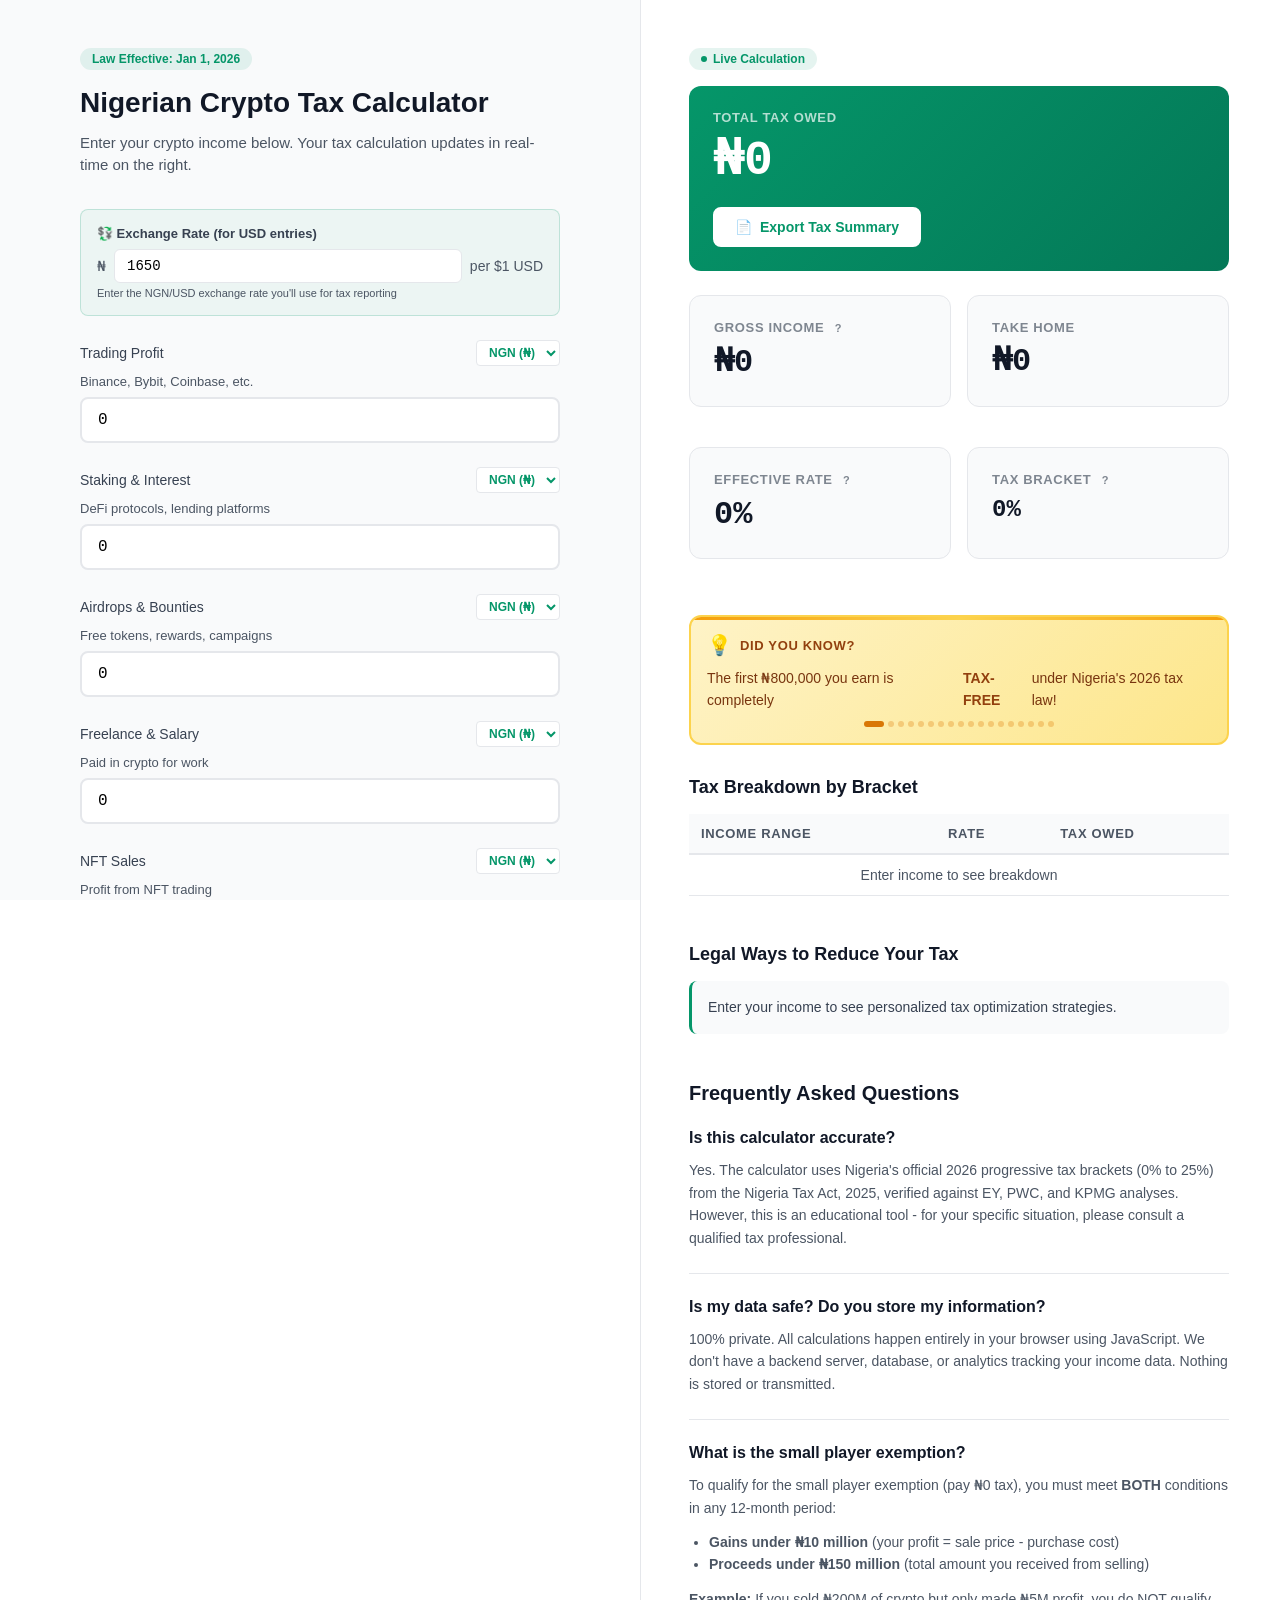
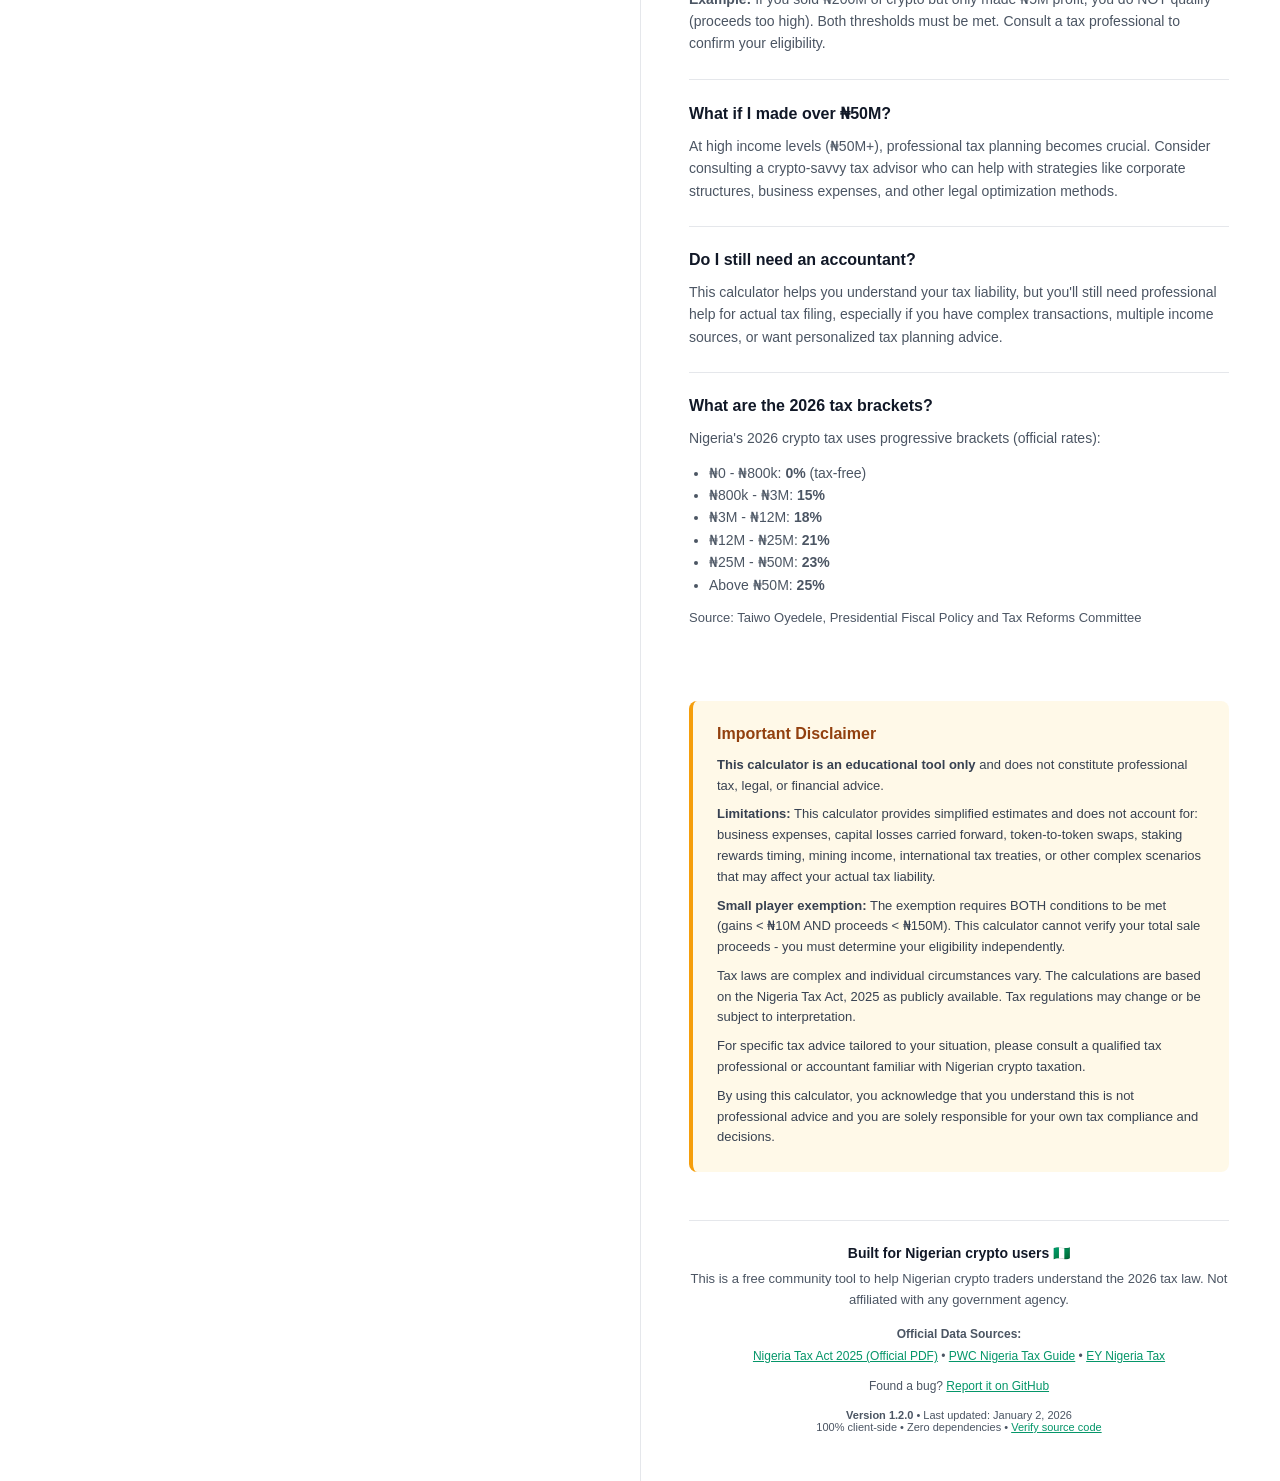
<file: calculator-old-backup.html>
<!DOCTYPE html>
<html lang="en">
<head>
    <meta charset="UTF-8">
    <meta name="viewport" content="width=device-width, initial-scale=1.0">
    <title>Nigerian Crypto Tax Calculator 2026</title>
    <meta name="description" content="Calculate your exact Nigerian cryptocurrency tax liability for 2026 in real-time">

    <!-- Content Security Policy -->
    <meta http-equiv="Content-Security-Policy"
          content="default-src 'self';
                   script-src 'self' 'unsafe-inline' https://plausible.io;
                   style-src 'self' 'unsafe-inline';
                   img-src 'self' data:;
                   connect-src https://plausible.io;
                   font-src 'self';
                   frame-ancestors 'none';
                   base-uri 'self';
                   form-action 'none';">

    <!-- Note: Tailwind CSS removed - not used in this calculator (all styles are custom CSS) -->

    <!-- Plausible Analytics - Privacy-friendly (no cookies, GDPR compliant) -->
    <script defer data-domain="nigerian-crypto-tax-calc.netlify.app" src="https://plausible.io/js/script.js"></script>

    <style>
        /* Custom Design System for Split-Screen Layout */
        :root {
            /* Colors */
            --primary: #059669;
            --primary-dark: #047857;
            --primary-light: #10b981;
            --gray-50: #F9FAFB;
            --gray-100: #F3F4F6;
            --gray-200: #E5E7EB;
            --gray-600: #4B5563;
            --gray-700: #374151;
            --gray-900: #111827;

            /* Typography */
            --font-sans: 'Inter', -apple-system, BlinkMacSystemFont, sans-serif;
            --font-mono: 'SF Mono', Monaco, 'Cascadia Code', monospace;

            /* Spacing */
            --space-2: 8px;
            --space-3: 12px;
            --space-4: 16px;
            --space-6: 24px;
            --space-8: 32px;
            --space-12: 48px;
        }

        * {
            margin: 0;
            padding: 0;
            box-sizing: border-box;
        }

        body {
            font-family: var(--font-sans);
            color: var(--gray-900);
            background: white;
            overflow-x: hidden;
        }

        /* Split-screen layout */
        .split-container {
            display: grid;
            grid-template-columns: 1fr 1fr;
            min-height: 100vh;
        }

        /* Left panel - Inputs */
        .left-panel {
            background: var(--gray-50);
            padding: var(--space-12);
            overflow-y: auto;
            position: sticky;
            top: 0;
            height: 100vh;
        }

        /* Right panel - Results */
        .right-panel {
            background: white;
            padding: var(--space-12);
            border-left: 1px solid var(--gray-200);
        }

        /* Input styling */
        .input-group {
            margin-bottom: var(--space-6);
        }

        .input-label {
            display: block;
            font-size: 14px;
            font-weight: 500;
            color: var(--gray-700);
            margin-bottom: var(--space-2);
        }

        .input-field {
            width: 100%;
            padding: 12px 16px;
            font-size: 16px;
            font-family: var(--font-mono);
            border: 2px solid var(--gray-200);
            border-radius: 8px;
            transition: all 0.2s;
            background: white;
        }

        .input-field:focus {
            outline: none;
            border-color: var(--primary);
            box-shadow: 0 0 0 3px rgba(5, 150, 105, 0.1);
        }

        /* Result cards */
        .result-card {
            background: var(--gray-50);
            border: 1px solid var(--gray-200);
            border-radius: 12px;
            padding: var(--space-6);
            margin-bottom: var(--space-6);
        }

        .result-card.highlight {
            background: linear-gradient(135deg, #059669 0%, #047857 100%);
            color: white;
            border: none;
        }

        .result-label {
            font-size: 13px;
            text-transform: uppercase;
            letter-spacing: 0.05em;
            font-weight: 600;
            opacity: 0.7;
            margin-bottom: var(--space-2);
        }

        .result-value {
            font-size: 32px;
            font-weight: 700;
            font-family: var(--font-mono);
            line-height: 1.2;
        }

        .result-value.large {
            font-size: 48px;
        }

        /* Live update indicator */
        .live-badge {
            display: inline-flex;
            align-items: center;
            gap: 6px;
            padding: 4px 12px;
            background: rgba(5, 150, 105, 0.1);
            border-radius: 9999px;
            font-size: 12px;
            font-weight: 600;
            color: var(--primary);
            margin-bottom: var(--space-4);
        }

        .live-dot {
            width: 6px;
            height: 6px;
            background: var(--primary);
            border-radius: 50%;
            animation: pulse 2s ease-in-out infinite;
        }

        @keyframes pulse {
            0%, 100% { opacity: 1; }
            50% { opacity: 0.4; }
        }

        /* Breakdown table */
        .breakdown-table {
            width: 100%;
            border-collapse: collapse;
            margin-top: var(--space-4);
        }

        .breakdown-table th {
            text-align: left;
            padding: 12px;
            background: var(--gray-50);
            border-bottom: 2px solid var(--gray-200);
            font-size: 13px;
            font-weight: 600;
            text-transform: uppercase;
            letter-spacing: 0.05em;
            color: var(--gray-600);
        }

        .breakdown-table td {
            padding: 12px;
            border-bottom: 1px solid var(--gray-200);
            font-family: var(--font-mono);
            font-size: 14px;
        }

        /* Tax Bracket Visualizer */
        .bracket-visualizer {
            margin: var(--space-6) 0;
            padding: var(--space-6);
            background: var(--gray-50);
            border-radius: 12px;
            border: 1px solid var(--gray-200);
        }

        .bracket-visualizer-title {
            font-size: 14px;
            font-weight: 600;
            color: var(--gray-700);
            margin-bottom: var(--space-4);
            display: flex;
            align-items: center;
            gap: var(--space-2);
        }

        .bracket-bar-container {
            margin-bottom: var(--space-4);
        }

        .bracket-bar-header {
            display: flex;
            justify-content: space-between;
            align-items: center;
            margin-bottom: var(--space-2);
        }

        .bracket-bar-label {
            font-size: 13px;
            font-weight: 600;
            color: var(--gray-900);
        }

        .bracket-bar-rate {
            font-size: 12px;
            font-weight: 600;
            padding: 2px 8px;
            border-radius: 4px;
            background: white;
            color: var(--gray-700);
        }

        .bracket-bar-track {
            height: 32px;
            background: white;
            border-radius: 6px;
            position: relative;
            overflow: hidden;
            border: 1px solid var(--gray-200);
        }

        .bracket-bar-fill {
            height: 100%;
            transition: width 0.6s ease-out;
            display: flex;
            align-items: center;
            justify-content: flex-end;
            padding-right: 8px;
            font-size: 12px;
            font-weight: 600;
            color: white;
            position: relative;
        }

        .bracket-bar-fill.bracket-0 { background: linear-gradient(90deg, #D1D5DB 0%, #9CA3AF 100%); }
        .bracket-bar-fill.bracket-15 { background: linear-gradient(90deg, #86EFAC 0%, #4ADE80 100%); }
        .bracket-bar-fill.bracket-18 { background: linear-gradient(90deg, #4ADE80 0%, #22C55E 100%); }
        .bracket-bar-fill.bracket-21 { background: linear-gradient(90deg, #22C55E 0%, #16A34A 100%); }
        .bracket-bar-fill.bracket-23 { background: linear-gradient(90deg, #16A34A 0%, #15803D 100%); }
        .bracket-bar-fill.bracket-25 { background: linear-gradient(90deg, #15803D 0%, #166534 100%); }

        .bracket-bar-info {
            display: flex;
            justify-content: space-between;
            margin-top: 4px;
            font-size: 11px;
            color: var(--gray-600);
        }

        .bracket-explainer {
            margin-top: var(--space-4);
            padding: var(--space-3);
            background: white;
            border-radius: 8px;
            border-left: 3px solid var(--primary);
        }

        .bracket-explainer-title {
            font-size: 12px;
            font-weight: 600;
            color: var(--gray-900);
            margin-bottom: 4px;
        }

        .bracket-explainer-text {
            font-size: 12px;
            color: var(--gray-600);
            line-height: 1.5;
        }

        /* Tooltip System */
        .tooltip-trigger {
            display: inline-flex;
            align-items: center;
            justify-content: center;
            width: 16px;
            height: 16px;
            border-radius: 50%;
            background: var(--gray-300);
            color: var(--gray-600);
            font-size: 11px;
            font-weight: 700;
            cursor: help;
            margin-left: 6px;
            transition: all 0.2s;
            position: relative;
            border: none;
            outline: none;
        }

        .tooltip-trigger:hover {
            background: var(--primary);
            color: white;
            transform: scale(1.1);
        }

        .tooltip-content {
            position: absolute;
            z-index: 1000;
            background: white;
            border: 1px solid var(--gray-200);
            border-radius: 8px;
            padding: 12px 16px;
            box-shadow: 0 10px 40px rgba(0, 0, 0, 0.15);
            width: 280px;
            display: none;
            animation: tooltipFadeIn 0.2s ease-out;
        }

        .tooltip-content.active {
            display: block;
        }

        @keyframes tooltipFadeIn {
            from {
                opacity: 0;
                transform: translateY(-8px);
            }
            to {
                opacity: 1;
                transform: translateY(0);
            }
        }

        .tooltip-title {
            font-size: 13px;
            font-weight: 700;
            color: var(--gray-900);
            margin-bottom: 8px;
            display: flex;
            align-items: center;
            gap: 6px;
        }

        .tooltip-description {
            font-size: 12px;
            color: var(--gray-600);
            line-height: 1.6;
            margin-bottom: 8px;
        }

        .tooltip-example {
            font-size: 11px;
            color: var(--gray-600);
            background: var(--gray-50);
            padding: 8px;
            border-radius: 4px;
            border-left: 2px solid var(--primary);
            line-height: 1.5;
        }

        .tooltip-example strong {
            color: var(--gray-900);
        }

        /* Did You Know Facts Box */
        .facts-box {
            background: linear-gradient(135deg, #FEF3C7 0%, #FDE68A 100%);
            border: 2px solid #FCD34D;
            border-radius: 12px;
            padding: var(--space-4);
            margin: var(--space-6) 0;
            position: relative;
            overflow: hidden;
        }

        .facts-box::before {
            content: '';
            position: absolute;
            top: 0;
            left: 0;
            right: 0;
            height: 3px;
            background: linear-gradient(90deg, #F59E0B 0%, #FCD34D 50%, #F59E0B 100%);
        }

        .facts-header {
            display: flex;
            align-items: center;
            gap: 8px;
            margin-bottom: 8px;
        }

        .facts-icon {
            font-size: 20px;
            animation: pulse 2s ease-in-out infinite;
        }

        .facts-title {
            font-size: 13px;
            font-weight: 700;
            color: #92400E;
            text-transform: uppercase;
            letter-spacing: 0.05em;
        }

        .fact-content {
            font-size: 14px;
            color: #78350F;
            line-height: 1.6;
            font-weight: 500;
            min-height: 48px;
            display: flex;
            align-items: center;
        }

        .fact-content strong {
            color: #92400E;
            font-weight: 700;
        }

        .fact-nav {
            display: flex;
            gap: 4px;
            margin-top: 8px;
            justify-content: center;
        }

        .fact-dot {
            width: 6px;
            height: 6px;
            border-radius: 50%;
            background: #D97706;
            opacity: 0.3;
            cursor: pointer;
            transition: all 0.3s;
        }

        .fact-dot.active {
            opacity: 1;
            width: 20px;
            border-radius: 3px;
        }

        /* Mobile responsive */
        @media (max-width: 768px) {
            .split-container {
                grid-template-columns: 1fr;
            }

            .left-panel {
                position: relative;
                height: auto;
                padding: var(--space-6);
            }

            .right-panel {
                padding: var(--space-6);
                border-left: none;
                border-top: 1px solid var(--gray-200);
            }

            .result-value.large {
                font-size: 36px;
            }
        }

        /* Accessibility */
        .sr-only {
            position: absolute;
            width: 1px;
            height: 1px;
            padding: 0;
            margin: -1px;
            overflow: hidden;
            clip: rect(0, 0, 0, 0);
            white-space: nowrap;
            border-width: 0;
        }

        /* Print Styles for PDF Export */
        @media print {
            body {
                background: white;
                padding: 20px;
            }

            /* Hide interactive elements */
            .live-badge,
            #exportButton,
            .left-panel,
            #smeNotice,
            #unrealisticWarning {
                display: none !important;
            }

            /* Show only results in single column */
            .split-container {
                display: block;
            }

            .right-panel {
                border: none;
                padding: 0;
                max-width: 100%;
            }

            /* Add print header */
            .right-panel::before {
                content: "Nigerian Crypto Tax Calculation Report";
                display: block;
                font-size: 24px;
                font-weight: 700;
                margin-bottom: 20px;
                color: var(--gray-900);
            }

            /* Add generated timestamp */
            .right-panel::after {
                content: "Generated: " attr(data-timestamp);
                display: block;
                font-size: 12px;
                color: var(--gray-600);
                margin-top: 40px;
                padding-top: 20px;
                border-top: 1px solid var(--gray-200);
            }

            /* Optimize result cards for print */
            .result-card {
                break-inside: avoid;
                page-break-inside: avoid;
            }

            .result-card.highlight {
                background: var(--primary) !important;
                -webkit-print-color-adjust: exact;
                print-color-adjust: exact;
            }

            /* Hide FAQ and tips for concise PDF */
            #optimizationTips,
            .right-panel > div > div:last-child {
                display: none;
            }

            /* Page breaks */
            h2 {
                page-break-after: avoid;
            }

            table {
                page-break-inside: avoid;
            }
        }
    </style>
</head>
<body>

    <!-- JavaScript Required Notice (shown only if JS is disabled) -->
    <noscript>
        <div style="position: fixed; top: 0; left: 0; right: 0; bottom: 0; background: white; z-index: 9999; display: flex; align-items: center; justify-content: center; padding: 20px;">
            <div style="max-width: 480px; text-align: center; padding: 48px; background: #FEE2E2; border-radius: 12px; border: 2px solid #DC2626;">
                <h1 style="font-size: 24px; font-weight: 700; color: #991B1B; margin-bottom: 16px;">
                    JavaScript Required
                </h1>
                <p style="font-size: 16px; color: #7F1D1D; line-height: 1.6;">
                    This calculator requires JavaScript to function. All calculations happen in your browser for privacy - no data is sent to any server.
                </p>
                <p style="font-size: 14px; color: #991B1B; margin-top: 16px;">
                    Please enable JavaScript in your browser settings to use this tool.
                </p>
            </div>
        </div>
    </noscript>

    <!-- Split-Screen Layout -->
    <div class="split-container">

        <!-- LEFT PANEL: Inputs -->
        <div class="left-panel">
            <div style="max-width: 480px; margin: 0 auto;">

                <!-- Header -->
                <div style="margin-bottom: var(--space-8);">
                    <div style="display: inline-block; padding: 4px 12px; background: rgba(5, 150, 105, 0.1); border-radius: 9999px; font-size: 12px; font-weight: 600; color: var(--primary); margin-bottom: var(--space-4);">
                        Law Effective: Jan 1, 2026
                    </div>
                    <h1 style="font-size: 28px; font-weight: 700; line-height: 1.2; margin-bottom: var(--space-3); color: var(--gray-900);">
                        Nigerian Crypto Tax Calculator
                    </h1>
                    <p style="font-size: 15px; color: var(--gray-600); line-height: 1.5;">
                        Enter your crypto income below. Your tax calculation updates in real-time on the right.
                    </p>
                </div>

                <!-- Exchange Rate Input -->
                <div style="margin-bottom: var(--space-6); padding: var(--space-4); background: rgba(5, 150, 105, 0.05); border-radius: 8px; border: 1px solid rgba(5, 150, 105, 0.2);">
                    <label for="exchangeRate" style="display: block; font-size: 13px; font-weight: 600; color: var(--gray-700); margin-bottom: var(--space-2);">
                        💱 Exchange Rate (for USD entries)
                    </label>
                    <div style="display: flex; align-items: center; gap: 8px;">
                        <span style="font-size: 14px; color: var(--gray-600);">₦</span>
                        <input
                            type="number"
                            id="exchangeRate"
                            style="flex: 1; padding: 8px 12px; font-size: 14px; font-family: var(--font-mono); border: 1px solid var(--gray-200); border-radius: 6px; background: white;"
                            value="1650"
                            min="0"
                            step="0.01"
                            placeholder="1650"
                            oninput="calculateTaxLive()"
                        >
                        <span style="font-size: 14px; color: var(--gray-600);">per $1 USD</span>
                    </div>
                    <p style="font-size: 11px; color: var(--gray-600); margin-top: 4px;">
                        Enter the NGN/USD exchange rate you'll use for tax reporting
                    </p>
                </div>

                <!-- Income Inputs Form -->
                <form id="taxForm" style="margin-bottom: var(--space-8);">

                    <!-- Trading Profit -->
                    <div class="input-group">
                        <div style="display: flex; justify-content: space-between; align-items: center; margin-bottom: var(--space-2);">
                            <label for="tradingProfit" class="input-label" style="margin: 0;">
                                Trading Profit
                            </label>
                            <select id="tradingCurrency" onchange="calculateTaxLive()" style="padding: 4px 8px; border: 1px solid var(--gray-200); border-radius: 4px; font-size: 12px; font-weight: 600; color: var(--primary); background: white; cursor: pointer;">
                                <option value="NGN">NGN (₦)</option>
                                <option value="USD">USD ($)</option>
                            </select>
                        </div>
                        <p style="font-size: 13px; color: var(--gray-600); margin-bottom: var(--space-2);">
                            Binance, Bybit, Coinbase, etc.
                        </p>
                        <input
                            type="number"
                            id="tradingProfit"
                            class="input-field"
                            value="0"
                            min="0"
                            step="0.01"
                            placeholder="0"
                            aria-label="Trading profit from crypto exchanges"
                            oninput="calculateTaxLive()"
                        >
                        <div id="tradingConversion" style="font-size: 12px; color: var(--gray-600); margin-top: 4px; display: none;">
                            ≈ ₦<span id="tradingNGN">0</span>
                        </div>
                    </div>

                    <!-- Staking & Interest -->
                    <div class="input-group">
                        <div style="display: flex; justify-content: space-between; align-items: center; margin-bottom: var(--space-2);">
                            <label for="stakingIncome" class="input-label" style="margin: 0;">
                                Staking & Interest
                            </label>
                            <select id="stakingCurrency" onchange="calculateTaxLive()" style="padding: 4px 8px; border: 1px solid var(--gray-200); border-radius: 4px; font-size: 12px; font-weight: 600; color: var(--primary); background: white; cursor: pointer;">
                                <option value="NGN">NGN (₦)</option>
                                <option value="USD">USD ($)</option>
                            </select>
                        </div>
                        <p style="font-size: 13px; color: var(--gray-600); margin-bottom: var(--space-2);">
                            DeFi protocols, lending platforms
                        </p>
                        <input
                            type="number"
                            id="stakingIncome"
                            class="input-field"
                            value="0"
                            min="0"
                            step="0.01"
                            placeholder="0"
                            aria-label="Staking and interest income from DeFi"
                            oninput="calculateTaxLive()"
                        >
                        <div id="stakingConversion" style="font-size: 12px; color: var(--gray-600); margin-top: 4px; display: none;">
                            ≈ ₦<span id="stakingNGN">0</span>
                        </div>
                    </div>

                    <!-- Airdrops & Bounties -->
                    <div class="input-group">
                        <div style="display: flex; justify-content: space-between; align-items: center; margin-bottom: var(--space-2);">
                            <label for="airdropsIncome" class="input-label" style="margin: 0;">
                                Airdrops & Bounties
                            </label>
                            <select id="airdropsCurrency" onchange="calculateTaxLive()" style="padding: 4px 8px; border: 1px solid var(--gray-200); border-radius: 4px; font-size: 12px; font-weight: 600; color: var(--primary); background: white; cursor: pointer;">
                                <option value="NGN">NGN (₦)</option>
                                <option value="USD">USD ($)</option>
                            </select>
                        </div>
                        <p style="font-size: 13px; color: var(--gray-600); margin-bottom: var(--space-2);">
                            Free tokens, rewards, campaigns
                        </p>
                        <input
                            type="number"
                            id="airdropsIncome"
                            class="input-field"
                            value="0"
                            min="0"
                            step="0.01"
                            placeholder="0"
                            aria-label="Income from airdrops and bounties"
                            oninput="calculateTaxLive()"
                        >
                        <div id="airdropsConversion" style="font-size: 12px; color: var(--gray-600); margin-top: 4px; display: none;">
                            ≈ ₦<span id="airdropsNGN">0</span>
                        </div>
                    </div>

                    <!-- Freelance & Salary -->
                    <div class="input-group">
                        <div style="display: flex; justify-content: space-between; align-items: center; margin-bottom: var(--space-2);">
                            <label for="freelanceIncome" class="input-label" style="margin: 0;">
                                Freelance & Salary
                            </label>
                            <select id="freelanceCurrency" onchange="calculateTaxLive()" style="padding: 4px 8px; border: 1px solid var(--gray-200); border-radius: 4px; font-size: 12px; font-weight: 600; color: var(--primary); background: white; cursor: pointer;">
                                <option value="NGN">NGN (₦)</option>
                                <option value="USD">USD ($)</option>
                            </select>
                        </div>
                        <p style="font-size: 13px; color: var(--gray-600); margin-bottom: var(--space-2);">
                            Paid in crypto for work
                        </p>
                        <input
                            type="number"
                            id="freelanceIncome"
                            class="input-field"
                            value="0"
                            min="0"
                            step="0.01"
                            placeholder="0"
                            aria-label="Freelance and salary income in crypto"
                            oninput="calculateTaxLive()"
                        >
                        <div id="freelanceConversion" style="font-size: 12px; color: var(--gray-600); margin-top: 4px; display: none;">
                            ≈ ₦<span id="freelanceNGN">0</span>
                        </div>
                    </div>

                    <!-- NFT Sales -->
                    <div class="input-group">
                        <div style="display: flex; justify-content: space-between; align-items: center; margin-bottom: var(--space-2);">
                            <label for="nftIncome" class="input-label" style="margin: 0;">
                                NFT Sales
                            </label>
                            <select id="nftCurrency" onchange="calculateTaxLive()" style="padding: 4px 8px; border: 1px solid var(--gray-200); border-radius: 4px; font-size: 12px; font-weight: 600; color: var(--primary); background: white; cursor: pointer;">
                                <option value="NGN">NGN (₦)</option>
                                <option value="USD">USD ($)</option>
                            </select>
                        </div>
                        <p style="font-size: 13px; color: var(--gray-600); margin-bottom: var(--space-2);">
                            Profit from NFT trading
                        </p>
                        <input
                            type="number"
                            id="nftIncome"
                            class="input-field"
                            value="0"
                            min="0"
                            step="0.01"
                            placeholder="0"
                            aria-label="Profit from NFT sales"
                            oninput="calculateTaxLive()"
                        >
                        <div id="nftConversion" style="font-size: 12px; color: var(--gray-600); margin-top: 4px; display: none;">
                            ≈ ₦<span id="nftNGN">0</span>
                        </div>
                    </div>

                </form>

                <!-- Tax Deductions Section -->
                <div style="margin-bottom: var(--space-8);">
                    <div style="margin-bottom: var(--space-4);">
                        <h3 style="font-size: 16px; font-weight: 700; color: var(--gray-900); margin-bottom: var(--space-2);">
                            💰 Tax Deductions
                        </h3>
                        <p style="font-size: 13px; color: var(--gray-600); line-height: 1.5;">
                            Reduce your taxable income by claiming eligible deductions from the 2026 Tax Reform.
                        </p>
                    </div>

                    <!-- Pension Contributions -->
                    <div class="input-group">
                        <label for="pensionDeduction" class="input-label" style="display: flex; align-items: center;">
                            Pension Contributions
                            <span class="tooltip-trigger" data-tooltip="pension-deduction" onclick="toggleTooltip(event, 'pension-deduction')">?
                                <div class="tooltip-content" id="tooltip-pension-deduction">
                                    <div class="tooltip-title">🏦 Pension Deduction</div>
                                    <div class="tooltip-description">Contributions to approved Nigerian pension schemes are 100% tax deductible with no limit.</div>
                                    <div class="tooltip-example"><strong>Example:</strong> Contribute ₦2M → Reduce taxable income by ₦2M → Save up to ₦500k in taxes!</div>
                                </div>
                            </span>
                        </label>
                        <p style="font-size: 13px; color: var(--gray-600); margin-bottom: var(--space-2);">
                            Contributions to approved pension schemes
                        </p>
                        <div style="position: relative;">
                            <span style="position: absolute; left: 12px; top: 50%; transform: translateY(-50%); font-size: 14px; color: var(--gray-600);">₦</span>
                            <input
                                type="number"
                                id="pensionDeduction"
                                class="input-field"
                                style="padding-left: 28px;"
                                value="0"
                                min="0"
                                step="0.01"
                                placeholder="0"
                                aria-label="Pension contributions (100% deductible)"
                                oninput="calculateTaxLive()"
                            >
                        </div>
                        <p style="font-size: 11px; color: var(--primary); margin-top: 4px; font-weight: 600;">
                            100% deductible
                        </p>
                    </div>

                    <!-- Housing/NHF Contributions -->
                    <div class="input-group">
                        <label for="housingDeduction" class="input-label">
                            NHF / Housing Contributions
                        </label>
                        <p style="font-size: 13px; color: var(--gray-600); margin-bottom: var(--space-2);">
                            National Housing Fund or other housing schemes
                        </p>
                        <div style="position: relative;">
                            <span style="position: absolute; left: 12px; top: 50%; transform: translateY(-50%); font-size: 14px; color: var(--gray-600);">₦</span>
                            <input
                                type="number"
                                id="housingDeduction"
                                class="input-field"
                                style="padding-left: 28px;"
                                value="0"
                                min="0"
                                step="0.01"
                                placeholder="0"
                                aria-label="Housing contributions (100% deductible)"
                                oninput="calculateTaxLive()"
                            >
                        </div>
                        <p style="font-size: 11px; color: var(--primary); margin-top: 4px; font-weight: 600;">
                            100% deductible
                        </p>
                    </div>

                    <!-- Health Insurance -->
                    <div class="input-group">
                        <label for="healthDeduction" class="input-label">
                            Health Insurance Premiums
                        </label>
                        <p style="font-size: 13px; color: var(--gray-600); margin-bottom: var(--space-2);">
                            Approved health insurance or HMO premiums
                        </p>
                        <div style="position: relative;">
                            <span style="position: absolute; left: 12px; top: 50%; transform: translateY(-50%); font-size: 14px; color: var(--gray-600);">₦</span>
                            <input
                                type="number"
                                id="healthDeduction"
                                class="input-field"
                                style="padding-left: 28px;"
                                value="0"
                                min="0"
                                step="0.01"
                                placeholder="0"
                                aria-label="Health insurance premiums (100% deductible)"
                                oninput="calculateTaxLive()"
                            >
                        </div>
                        <p style="font-size: 11px; color: var(--primary); margin-top: 4px; font-weight: 600;">
                            100% deductible
                        </p>
                    </div>

                    <!-- Rent Paid -->
                    <div class="input-group">
                        <label for="rentPaid" class="input-label">
                            Annual Rent Paid
                        </label>
                        <p style="font-size: 13px; color: var(--gray-600); margin-bottom: var(--space-2);">
                            Total rent paid for your primary residence
                        </p>
                        <div style="position: relative;">
                            <span style="position: absolute; left: 12px; top: 50%; transform: translateY(-50%); font-size: 14px; color: var(--gray-600);">₦</span>
                            <input
                                type="number"
                                id="rentPaid"
                                class="input-field"
                                style="padding-left: 28px;"
                                value="0"
                                min="0"
                                step="0.01"
                                placeholder="0"
                                aria-label="Annual rent paid (20% deductible, capped at ₦500k)"
                                oninput="calculateTaxLive()"
                            >
                        </div>
                        <p style="font-size: 11px; color: var(--primary); margin-top: 4px; font-weight: 600;">
                            20% deductible (max ₦500,000 deduction)
                        </p>
                    </div>

                    <!-- Deductions Summary Display -->
                    <div id="deductionsSummary" style="display: none; margin-top: var(--space-4); padding: var(--space-3); background: rgba(5, 150, 105, 0.08); border-radius: 6px; border: 1px solid rgba(5, 150, 105, 0.2);">
                        <div style="font-size: 12px; font-weight: 600; color: var(--gray-700); margin-bottom: 4px;">
                            Total Deductions
                        </div>
                        <div style="font-size: 18px; font-weight: 700; color: var(--primary); font-family: var(--font-mono);">
                            ₦<span id="totalDeductionsDisplay">0</span>
                        </div>
                    </div>
                </div>

                <!-- Data Privacy Note -->
                <div style="padding: var(--space-4); background: rgba(5, 150, 105, 0.05); border-radius: 8px; border-left: 3px solid var(--primary);">
                    <p style="font-size: 13px; color: var(--gray-700); line-height: 1.5; margin-bottom: var(--space-2);">
                        <strong>100% Private:</strong> All calculations happen in your browser. No income data is sent to any server.
                    </p>
                    <p style="font-size: 11px; color: var(--gray-600); line-height: 1.4;">
                        Zero external dependencies • Privacy-friendly analytics (no cookies, no personal data) • Your income data never leaves your device.
                    </p>
                </div>

            </div>
        </div>

        <!-- RIGHT PANEL: Live Results -->
        <div class="right-panel">
            <div style="max-width: 540px;">

                <!-- Live Update Badge -->
                <div class="live-badge">
                    <span class="live-dot"></span>
                    <span>Live Calculation</span>
                </div>

                <!-- Main Tax Result (Highlighted) -->
                <div class="result-card highlight" role="region" aria-label="Tax calculation results">
                    <div class="result-label">Total Tax Owed</div>
                    <div class="result-value large" id="totalTax" role="status" aria-live="polite" aria-atomic="true">₦0</div>

                    <!-- Export Button -->
                    <button
                        onclick="window.print()"
                        style="margin-top: 16px; padding: 10px 20px; background: white; color: var(--primary); border: 2px solid white; border-radius: 8px; font-size: 14px; font-weight: 600; cursor: pointer; transition: all 0.2s; display: flex; align-items: center; gap: 8px;"
                        onmouseover="this.style.background='rgba(255,255,255,0.9)'; this.style.transform='translateY(-1px)'"
                        onmouseout="this.style.background='white'; this.style.transform='translateY(0)'"
                        id="exportButton">
                        <span>📄</span>
                        <span>Export Tax Summary</span>
                    </button>
                </div>

                <!-- Secondary Results Grid -->
                <div style="display: grid; grid-template-columns: 1fr 1fr; gap: var(--space-4); margin-bottom: var(--space-8);">

                    <div class="result-card">
                        <div class="result-label" style="color: var(--gray-600); display: flex; align-items: center;">
                            Gross Income
                            <span class="tooltip-trigger" data-tooltip="gross-income" onclick="toggleTooltip(event, 'gross-income')">?
                                <div class="tooltip-content" id="tooltip-gross-income">
                                    <div class="tooltip-title">💰 Gross Income</div>
                                    <div class="tooltip-description">Your total income BEFORE any deductions. This includes all crypto earnings from trading, staking, airdrops, etc.</div>
                                    <div class="tooltip-example"><strong>Example:</strong> ₦5M trading + ₦2M staking + ₦1M airdrops = <strong>₦8M gross income</strong></div>
                                </div>
                            </span>
                        </div>
                        <div class="result-value" id="totalIncome" style="color: var(--gray-900);" aria-live="polite">₦0</div>
                    </div>

                    <div class="result-card" id="deductionsCard" style="display: none;">
                        <div class="result-label" style="color: var(--gray-600);">Total Deductions</div>
                        <div class="result-value" id="totalDeductionsResult" style="color: var(--primary);" aria-live="polite">₦0</div>
                    </div>

                    <div class="result-card" id="takeHomeCardNoDeductions">
                        <div class="result-label" style="color: var(--gray-600);">Take Home</div>
                        <div class="result-value" id="takeHome" style="color: var(--gray-900);" aria-live="polite">₦0</div>
                    </div>

                    <div class="result-card" id="taxableIncomeCard" style="display: none;">
                        <div class="result-label" style="color: var(--gray-600); display: flex; align-items: center;">
                            Taxable Income
                            <span class="tooltip-trigger" data-tooltip="taxable-income" onclick="toggleTooltip(event, 'taxable-income')">?
                                <div class="tooltip-content" id="tooltip-taxable-income">
                                    <div class="tooltip-title">📊 Taxable Income</div>
                                    <div class="tooltip-description">Your income AFTER deductions are subtracted. This is the amount that tax brackets are applied to.</div>
                                    <div class="tooltip-example"><strong>Example:</strong> ₦10M gross income - ₦2M deductions = <strong>₦8M taxable income</strong></div>
                                </div>
                            </span>
                        </div>
                        <div class="result-value" id="taxableIncome" style="color: var(--gray-900); font-weight: 700;" aria-live="polite">₦0</div>
                    </div>

                    <div class="result-card" id="takeHomeCardWithDeductions" style="display: none;">
                        <div class="result-label" style="color: var(--gray-600);">Take Home</div>
                        <div class="result-value" id="takeHome2" style="color: var(--gray-900);" aria-live="polite">₦0</div>
                    </div>

                    <div class="result-card">
                        <div class="result-label" style="color: var(--gray-600); display: flex; align-items: center;">
                            Effective Rate
                            <span class="tooltip-trigger" data-tooltip="effective-rate" onclick="toggleTooltip(event, 'effective-rate')">?
                                <div class="tooltip-content" id="tooltip-effective-rate">
                                    <div class="tooltip-title">📊 Effective Tax Rate</div>
                                    <div class="tooltip-description">Your average tax rate across all income. This is different from your top tax bracket.</div>
                                    <div class="tooltip-example"><strong>Example:</strong> Pay ₦1.6M tax on ₦10M income = 16% effective rate (even though top bracket is 18%)</div>
                                </div>
                            </span>
                        </div>
                        <div class="result-value" id="effectiveRate" style="color: var(--gray-900);" aria-live="polite">0%</div>
                    </div>

                    <div class="result-card">
                        <div class="result-label" style="color: var(--gray-600); display: flex; align-items: center;">
                            Tax Bracket
                            <span class="tooltip-trigger" data-tooltip="tax-bracket" onclick="toggleTooltip(event, 'tax-bracket')">?
                                <div class="tooltip-content" id="tooltip-tax-bracket">
                                    <div class="tooltip-title">📈 Your Tax Bracket</div>
                                    <div class="tooltip-description">The highest rate that applies to your income. Only income ABOVE this threshold is taxed at this rate.</div>
                                    <div class="tooltip-example"><strong>Example:</strong> ₦10M income = 18% bracket. But only ₦7M is taxed at 18%, not all ₦10M.</div>
                                </div>
                            </span>
                        </div>
                        <div class="result-value" id="taxBracket" style="color: var(--gray-900); font-size: 24px;" aria-live="polite">0%</div>
                    </div>

                </div>

                <!-- Did You Know? Facts Box -->
                <div class="facts-box">
                    <div class="facts-header">
                        <span class="facts-icon">💡</span>
                        <span class="facts-title">Did You Know?</span>
                    </div>
                    <div class="fact-content" id="factContent">
                        The first ₦800,000 you earn is completely <strong>TAX-FREE</strong> under Nigeria's 2026 tax law!
                    </div>
                    <div class="fact-nav" id="factNav">
                        <!-- Dots added by JavaScript -->
                    </div>
                </div>

                <!-- SME Exemption Notice -->
                <div id="smeNotice" style="display: none; padding: var(--space-4); background: rgba(5, 150, 105, 0.1); border-radius: 8px; margin-bottom: var(--space-8); border: 1px solid var(--primary);">
                    <div style="font-size: 14px; font-weight: 600; color: var(--primary); margin-bottom: 4px;">
                        ✓ SME Tax Exemption Applies
                    </div>
                    <p style="font-size: 13px; color: var(--gray-700); line-height: 1.5;">
                        Your gains are under ₦10M and revenue under ₦150M. You qualify for full tax exemption.
                    </p>
                </div>

                <!-- Unrealistic Input Warning -->
                <div id="unrealisticWarning" style="display: none; padding: var(--space-4); background: rgba(251, 191, 36, 0.1); border-radius: 8px; margin-bottom: var(--space-8); border: 1px solid #f59e0b;" role="alert">
                    <div style="font-size: 14px; font-weight: 600; color: #92400e; margin-bottom: 4px;">
                        ⚠️ Please Verify Your Input
                    </div>
                    <p style="font-size: 13px; color: var(--gray-700); line-height: 1.5;">
                        The total income you entered (over ₦1 billion) is very high. Please double-check your numbers to ensure they're correct.
                    </p>
                </div>

                <!-- Detailed Breakdown -->
                <div style="margin-top: var(--space-8);">
                    <h2 style="font-size: 18px; font-weight: 600; margin-bottom: var(--space-4); color: var(--gray-900);">
                        Tax Breakdown by Bracket
                    </h2>

                    <!-- Tax Bracket Visualizer -->
                    <div id="bracketVisualizer" class="bracket-visualizer" style="display: none;">
                        <div class="bracket-visualizer-title">
                            <span>📊</span>
                            <span>How Your Income Flows Through Tax Brackets</span>
                        </div>
                        <div id="bracketBars"></div>
                        <div class="bracket-explainer">
                            <div class="bracket-explainer-title">💡 Understanding Progressive Tax</div>
                            <div class="bracket-explainer-text">
                                You're NOT taxed at one rate on all your income. Each portion is taxed at its bracket's rate. The bars above show exactly how much of your income falls into each bracket and the tax you pay on that portion.
                            </div>
                        </div>
                    </div>

                    <table class="breakdown-table">
                        <thead>
                            <tr>
                                <th>Income Range</th>
                                <th>Rate</th>
                                <th>Tax Owed</th>
                            </tr>
                        </thead>
                        <tbody id="breakdownTable">
                            <tr>
                                <td colspan="3" style="text-align: center; color: var(--gray-600); font-family: var(--font-sans);">
                                    Enter income to see breakdown
                                </td>
                            </tr>
                        </tbody>
                    </table>
                </div>

                <!-- Optimization Tips -->
                <div style="margin-top: var(--space-12);">
                    <h2 style="font-size: 18px; font-weight: 600; margin-bottom: var(--space-4); color: var(--gray-900);">
                        Legal Ways to Reduce Your Tax
                    </h2>
                    <div id="optimizationTips" style="display: flex; flex-direction: column; gap: var(--space-4);">
                        <!-- Populated by JavaScript -->
                        <div style="padding: var(--space-4); background: var(--gray-50); border-radius: 8px; border-left: 3px solid var(--primary);">
                            <p style="font-size: 14px; color: var(--gray-700); line-height: 1.5;">
                                Enter your income to see personalized tax optimization strategies.
                            </p>
                        </div>
                    </div>
                </div>

                <!-- FAQ Section -->
                <div style="margin-top: var(--space-12);">
                    <h2 style="font-size: 20px; font-weight: 600; margin-bottom: var(--space-6); color: var(--gray-900);">
                        Frequently Asked Questions
                    </h2>
                    <div style="display: flex; flex-direction: column; gap: var(--space-6);">

                        <div style="padding-bottom: var(--space-6); border-bottom: 1px solid var(--gray-200);">
                            <h3 style="font-size: 16px; font-weight: 600; color: var(--gray-900); margin-bottom: var(--space-3);">
                                Is this calculator accurate?
                            </h3>
                            <p style="font-size: 14px; color: var(--gray-600); line-height: 1.6;">
                                Yes. The calculator uses Nigeria's official 2026 progressive tax brackets (0% to 25%) from the Nigeria Tax Act, 2025, verified against EY, PWC, and KPMG analyses. However, this is an educational tool - for your specific situation, please consult a qualified tax professional.
                            </p>
                        </div>

                        <div style="padding-bottom: var(--space-6); border-bottom: 1px solid var(--gray-200);">
                            <h3 style="font-size: 16px; font-weight: 600; color: var(--gray-900); margin-bottom: var(--space-3);">
                                Is my data safe? Do you store my information?
                            </h3>
                            <p style="font-size: 14px; color: var(--gray-600); line-height: 1.6;">
                                100% private. All calculations happen entirely in your browser using JavaScript. We don't have a backend server, database, or analytics tracking your income data. Nothing is stored or transmitted.
                            </p>
                        </div>

                        <div style="padding-bottom: var(--space-6); border-bottom: 1px solid var(--gray-200);">
                            <h3 style="font-size: 16px; font-weight: 600; color: var(--gray-900); margin-bottom: var(--space-3);">
                                What is the small player exemption?
                            </h3>
                            <p style="font-size: 14px; color: var(--gray-600); line-height: 1.6; margin-bottom: var(--space-3);">
                                To qualify for the small player exemption (pay ₦0 tax), you must meet <strong>BOTH</strong> conditions in any 12-month period:
                            </p>
                            <ul style="font-size: 14px; color: var(--gray-600); line-height: 1.6; margin-left: 20px; margin-bottom: var(--space-3);">
                                <li><strong>Gains under ₦10 million</strong> (your profit = sale price - purchase cost)</li>
                                <li><strong>Proceeds under ₦150 million</strong> (total amount you received from selling)</li>
                            </ul>
                            <p style="font-size: 14px; color: var(--gray-600); line-height: 1.6;">
                                <strong>Example:</strong> If you sold ₦200M of crypto but only made ₦5M profit, you do NOT qualify (proceeds too high). Both thresholds must be met. Consult a tax professional to confirm your eligibility.
                            </p>
                        </div>

                        <div style="padding-bottom: var(--space-6); border-bottom: 1px solid var(--gray-200);">
                            <h3 style="font-size: 16px; font-weight: 600; color: var(--gray-900); margin-bottom: var(--space-3);">
                                What if I made over ₦50M?
                            </h3>
                            <p style="font-size: 14px; color: var(--gray-600); line-height: 1.6;">
                                At high income levels (₦50M+), professional tax planning becomes crucial. Consider consulting a crypto-savvy tax advisor who can help with strategies like corporate structures, business expenses, and other legal optimization methods.
                            </p>
                        </div>

                        <div style="padding-bottom: var(--space-6); border-bottom: 1px solid var(--gray-200);">
                            <h3 style="font-size: 16px; font-weight: 600; color: var(--gray-900); margin-bottom: var(--space-3);">
                                Do I still need an accountant?
                            </h3>
                            <p style="font-size: 14px; color: var(--gray-600); line-height: 1.6;">
                                This calculator helps you understand your tax liability, but you'll still need professional help for actual tax filing, especially if you have complex transactions, multiple income sources, or want personalized tax planning advice.
                            </p>
                        </div>

                        <div style="padding-bottom: var(--space-6);">
                            <h3 style="font-size: 16px; font-weight: 600; color: var(--gray-900); margin-bottom: var(--space-3);">
                                What are the 2026 tax brackets?
                            </h3>
                            <p style="font-size: 14px; color: var(--gray-600); line-height: 1.6; margin-bottom: var(--space-3);">
                                Nigeria's 2026 crypto tax uses progressive brackets (official rates):
                            </p>
                            <ul style="font-size: 14px; color: var(--gray-600); line-height: 1.6; margin-left: 20px; margin-bottom: var(--space-3);">
                                <li>₦0 - ₦800k: <strong>0%</strong> (tax-free)</li>
                                <li>₦800k - ₦3M: <strong>15%</strong></li>
                                <li>₦3M - ₦12M: <strong>18%</strong></li>
                                <li>₦12M - ₦25M: <strong>21%</strong></li>
                                <li>₦25M - ₦50M: <strong>23%</strong></li>
                                <li>Above ₦50M: <strong>25%</strong></li>
                            </ul>
                            <p style="font-size: 13px; color: var(--gray-600); line-height: 1.6;">
                                Source: Taiwo Oyedele, Presidential Fiscal Policy and Tax Reforms Committee
                            </p>
                        </div>

                    </div>
                </div>

                <!-- Legal Disclaimer -->
                <div style="margin-top: var(--space-12); padding: var(--space-6); background: rgba(251, 191, 36, 0.1); border-radius: 8px; border-left: 4px solid #f59e0b;">
                    <h3 style="font-size: 16px; font-weight: 600; color: #92400e; margin-bottom: var(--space-3);">
                        Important Disclaimer
                    </h3>
                    <div style="font-size: 13px; color: var(--gray-700); line-height: 1.6; display: flex; flex-direction: column; gap: var(--space-2);">
                        <p><strong>This calculator is an educational tool only</strong> and does not constitute professional tax, legal, or financial advice.</p>
                        <p><strong>Limitations:</strong> This calculator provides simplified estimates and does not account for: business expenses, capital losses carried forward, token-to-token swaps, staking rewards timing, mining income, international tax treaties, or other complex scenarios that may affect your actual tax liability.</p>
                        <p><strong>Small player exemption:</strong> The exemption requires BOTH conditions to be met (gains < ₦10M AND proceeds < ₦150M). This calculator cannot verify your total sale proceeds - you must determine your eligibility independently.</p>
                        <p>Tax laws are complex and individual circumstances vary. The calculations are based on the Nigeria Tax Act, 2025 as publicly available. Tax regulations may change or be subject to interpretation.</p>
                        <p>For specific tax advice tailored to your situation, please consult a qualified tax professional or accountant familiar with Nigerian crypto taxation.</p>
                        <p>By using this calculator, you acknowledge that you understand this is not professional advice and you are solely responsible for your own tax compliance and decisions.</p>
                    </div>
                </div>

                <!-- Footer -->
                <div style="margin-top: var(--space-12); padding-top: var(--space-6); border-top: 1px solid var(--gray-200); text-align: center;">
                    <p style="font-size: 14px; font-weight: 600; color: var(--gray-900); margin-bottom: var(--space-2);">
                        Built for Nigerian crypto users 🇳🇬
                    </p>
                    <p style="font-size: 13px; color: var(--gray-600); line-height: 1.6; margin-bottom: var(--space-4);">
                        This is a free community tool to help Nigerian crypto traders understand the 2026 tax law. Not affiliated with any government agency.
                    </p>
                    <div style="font-size: 12px; color: var(--gray-600);">
                        <p style="margin-bottom: var(--space-2);"><strong>Official Data Sources:</strong></p>
                        <p>
                            <a href="https://tat.gov.ng" style="color: var(--primary); text-decoration: underline;" target="_blank" rel="noopener noreferrer">Nigeria Tax Act 2025 (Official PDF)</a> •
                            <a href="https://www.pwc.com/ng/en/publications/nigeria-tax-guide.html" style="color: var(--primary); text-decoration: underline;" target="_blank" rel="noopener noreferrer">PWC Nigeria Tax Guide</a> •
                            <a href="https://www.ey.com/en_ng/tax" style="color: var(--primary); text-decoration: underline;" target="_blank" rel="noopener noreferrer">EY Nigeria Tax</a>
                        </p>
                        <p style="margin-top: var(--space-4); color: var(--gray-500);">
                            Found a bug? <a href="https://github.com/yourusername/nigerian-crypto-tax-calc/issues" style="color: var(--primary); text-decoration: underline;" target="_blank" rel="noopener noreferrer">Report it on GitHub</a>
                        </p>
                        <p style="margin-top: var(--space-4); color: var(--gray-500); font-size: 11px;">
                            <strong>Version 1.2.0</strong> • Last updated: January 2, 2026<br>
                            100% client-side • Zero dependencies • <a href="https://github.com/yourusername/nigerian-crypto-tax-calc" style="color: var(--primary); text-decoration: underline;" target="_blank" rel="noopener noreferrer">Verify source code</a>
                        </p>
                    </div>
                </div>

            </div>
        </div>

    </div>

    <script>
        // TAX CALCULATION LOGIC (copied from old file, NOT layout code)

        // Official 2026 tax brackets (Nigeria Tax Act 2025)
        const TAX_BRACKETS = [
            { limit: 800000, rate: 0 },       // First ₦800k exempt
            { limit: 3000000, rate: 0.15 },   // ₦800k - ₦3M: 15%
            { limit: 12000000, rate: 0.18 },  // ₦3M - ₦12M: 18%
            { limit: 25000000, rate: 0.21 },  // ₦12M - ₦25M: 21%
            { limit: 50000000, rate: 0.23 },  // ₦25M - ₦50M: 23%
            { limit: Infinity, rate: 0.25 }   // Above ₦50M: 25%
        ];

        // SME exemption thresholds
        const SME_GAIN_EXEMPTION = 10000000;   // ₦10M
        const SME_REVENUE_EXEMPTION = 150000000; // ₦150M

        // Format currency
        function formatCurrency(amount) {
            return '₦' + Math.round(amount).toLocaleString('en-NG');
        }

        // Calculate progressive tax
        function calculateProgressiveTax(totalIncome) {
            if (totalIncome <= 0) return { totalTax: 0, breakdown: [] };

            let remainingIncome = totalIncome;
            let totalTax = 0;
            let breakdown = [];
            let previousLimit = 0;

            for (let bracket of TAX_BRACKETS) {
                if (remainingIncome <= 0) break;

                const bracketIncome = Math.min(remainingIncome, bracket.limit - previousLimit);
                const bracketTax = bracketIncome * bracket.rate;

                totalTax += bracketTax;

                if (bracketIncome > 0) {
                    breakdown.push({
                        range: previousLimit === 0
                            ? `First ${formatCurrency(bracket.limit)}`
                            : `${formatCurrency(previousLimit)} - ${formatCurrency(bracket.limit)}`,
                        rate: (bracket.rate * 100).toFixed(0) + '%',
                        tax: formatCurrency(bracketTax)
                    });
                }

                remainingIncome -= bracketIncome;
                previousLimit = bracket.limit;
            }

            return { totalTax, breakdown };
        }

        // Render tax bracket visualizer
        function renderBracketVisualizer(taxableIncome, breakdown) {
            const visualizer = document.getElementById('bracketVisualizer');
            const barsContainer = document.getElementById('bracketBars');

            if (taxableIncome <= 0 || breakdown.length === 0) {
                visualizer.style.display = 'none';
                return;
            }

            visualizer.style.display = 'block';
            barsContainer.innerHTML = '';

            let remainingIncome = taxableIncome;
            let previousLimit = 0;
            const maxBracketWidth = taxableIncome; // For percentage calculations

            for (let i = 0; i < TAX_BRACKETS.length; i++) {
                const bracket = TAX_BRACKETS[i];

                if (remainingIncome <= 0) break;

                const bracketIncome = Math.min(remainingIncome, bracket.limit - previousLimit);
                const bracketTax = bracketIncome * bracket.rate;
                const widthPercentage = (bracketIncome / maxBracketWidth) * 100;

                // Determine bracket label
                let rangeLabel;
                if (bracket.limit === 800000) {
                    rangeLabel = 'First ₦800k';
                } else if (bracket.limit === Infinity) {
                    rangeLabel = `Above ₦${(previousLimit / 1000000).toFixed(0)}M`;
                } else {
                    rangeLabel = `₦${(previousLimit / 1000000).toFixed(previousLimit >= 1000000 ? 0 : 1)}M - ₦${(bracket.limit / 1000000).toFixed(0)}M`;
                }

                // Only render if there's income in this bracket
                if (bracketIncome > 0) {
                    const barHTML = `
                        <div class="bracket-bar-container">
                            <div class="bracket-bar-header">
                                <span class="bracket-bar-label">${rangeLabel}</span>
                                <span class="bracket-bar-rate">${(bracket.rate * 100).toFixed(0)}% rate</span>
                            </div>
                            <div class="bracket-bar-track">
                                <div class="bracket-bar-fill bracket-${(bracket.rate * 100).toFixed(0)}"
                                     style="width: ${widthPercentage}%">
                                    ${bracketIncome >= 100000 ? formatCurrency(bracketTax) : ''}
                                </div>
                            </div>
                            <div class="bracket-bar-info">
                                <span>Income: ${formatCurrency(bracketIncome)}</span>
                                <span>Tax: ${formatCurrency(bracketTax)}</span>
                            </div>
                        </div>
                    `;

                    barsContainer.innerHTML += barHTML;
                }

                remainingIncome -= bracketIncome;
                previousLimit = bracket.limit;
            }
        }

        // Generate optimization tips based on income
        function getOptimizationTips(totalIncome, incomeData) {
            const tips = [];

            // SME exemption tip (if under threshold)
            if (totalIncome > 0 && totalIncome < SME_GAIN_EXEMPTION) {
                const { totalTax } = calculateProgressiveTax(totalIncome);
                if (totalTax > 0) {
                    tips.push(
                        `✓ You may qualify for small player exemption and save ${formatCurrency(totalTax)} in taxes if your sale proceeds are also under ₦150M. Consult a tax professional to confirm eligibility.`
                    );
                }
            }

            // High income tax planning
            if (totalIncome > SME_GAIN_EXEMPTION) {
                tips.push(
                    '💼 For gains above ₦10M, professional tax planning becomes important. Consider consulting a crypto-savvy tax advisor for optimization strategies.'
                );
            }

            // Staking income tip
            const stakingPercent = totalIncome > 0 ? (incomeData.staking / totalIncome) : 0;
            if (stakingPercent > 0.3 && incomeData.staking > 1000000) {
                tips.push(
                    '🏦 Your staking income is significant (>30% of total). Consult a tax professional about potential different treatment under certain business structures.'
                );
            }

            // Large airdrops tip
            if (incomeData.airdrops > 3000000) {
                tips.push(
                    '🎁 For large airdrops, consult a tax professional about proper cost basis valuation and timing of recognition.'
                );
            }

            // Record keeping (always show)
            tips.push(
                '📝 Keep detailed records of all crypto transactions, including dates, amounts, and sources. Essential for tax filing and audits.'
            );

            // Very high income tip
            if (totalIncome > 50000000) {
                tips.push(
                    '💰 At your income level (₦50M+), professional tax planning can save significant amounts through legal strategies like corporate structures and business expense optimization.'
                );
            }

            return tips.slice(0, 4); // Show max 4 tips
        }

        // Live calculation (runs on every input change)
        function calculateTaxLive() {
            try {
                // Get exchange rate for USD conversions
                const exchangeRate = parseFloat(document.getElementById('exchangeRate').value) || 1650;

                // Get all income values with currency conversion
                // Trading Profit
                const tradingCurrency = document.getElementById('tradingCurrency').value;
                const tradingValue = parseFloat(document.getElementById('tradingProfit').value) || 0;
                const tradingProfit = tradingCurrency === 'USD' ? tradingValue * exchangeRate : tradingValue;

                // Update conversion display
                if (tradingCurrency === 'USD' && tradingValue > 0) {
                    document.getElementById('tradingConversion').style.display = 'block';
                    document.getElementById('tradingNGN').textContent = Math.round(tradingProfit).toLocaleString('en-NG');
                } else {
                    document.getElementById('tradingConversion').style.display = 'none';
                }

                // Staking Income
                const stakingCurrency = document.getElementById('stakingCurrency').value;
                const stakingValue = parseFloat(document.getElementById('stakingIncome').value) || 0;
                const stakingIncome = stakingCurrency === 'USD' ? stakingValue * exchangeRate : stakingValue;

                // Update conversion display
                if (stakingCurrency === 'USD' && stakingValue > 0) {
                    document.getElementById('stakingConversion').style.display = 'block';
                    document.getElementById('stakingNGN').textContent = Math.round(stakingIncome).toLocaleString('en-NG');
                } else {
                    document.getElementById('stakingConversion').style.display = 'none';
                }

                // Airdrops Income
                const airdropsCurrency = document.getElementById('airdropsCurrency').value;
                const airdropsValue = parseFloat(document.getElementById('airdropsIncome').value) || 0;
                const airdropsIncome = airdropsCurrency === 'USD' ? airdropsValue * exchangeRate : airdropsValue;

                // Update conversion display
                if (airdropsCurrency === 'USD' && airdropsValue > 0) {
                    document.getElementById('airdropsConversion').style.display = 'block';
                    document.getElementById('airdropsNGN').textContent = Math.round(airdropsIncome).toLocaleString('en-NG');
                } else {
                    document.getElementById('airdropsConversion').style.display = 'none';
                }

                // Freelance Income
                const freelanceCurrency = document.getElementById('freelanceCurrency').value;
                const freelanceValue = parseFloat(document.getElementById('freelanceIncome').value) || 0;
                const freelanceIncome = freelanceCurrency === 'USD' ? freelanceValue * exchangeRate : freelanceValue;

                // Update conversion display
                if (freelanceCurrency === 'USD' && freelanceValue > 0) {
                    document.getElementById('freelanceConversion').style.display = 'block';
                    document.getElementById('freelanceNGN').textContent = Math.round(freelanceIncome).toLocaleString('en-NG');
                } else {
                    document.getElementById('freelanceConversion').style.display = 'none';
                }

                // NFT Sales
                const nftCurrency = document.getElementById('nftCurrency').value;
                const nftValue = parseFloat(document.getElementById('nftIncome').value) || 0;
                const nftIncome = nftCurrency === 'USD' ? nftValue * exchangeRate : nftValue;

                // Update conversion display
                if (nftCurrency === 'USD' && nftValue > 0) {
                    document.getElementById('nftConversion').style.display = 'block';
                    document.getElementById('nftNGN').textContent = Math.round(nftIncome).toLocaleString('en-NG');
                } else {
                    document.getElementById('nftConversion').style.display = 'none';
                }

                // Calculate total income (gross income before deductions)
                const totalIncome = tradingProfit + stakingIncome + airdropsIncome + freelanceIncome + nftIncome;

                // Calculate tax deductions
                const pensionDeduction = parseFloat(document.getElementById('pensionDeduction').value) || 0;
                const housingDeduction = parseFloat(document.getElementById('housingDeduction').value) || 0;
                const healthDeduction = parseFloat(document.getElementById('healthDeduction').value) || 0;
                const rentPaid = parseFloat(document.getElementById('rentPaid').value) || 0;

                // Rent: 20% deductible, capped at ₦500,000 max deduction
                const rentDeduction = Math.min(rentPaid * 0.2, 500000);

                const totalDeductions = pensionDeduction + housingDeduction + healthDeduction + rentDeduction;

                // Calculate taxable income (after deductions)
                const taxableIncome = Math.max(0, totalIncome - totalDeductions);

                // Show/hide and update deductions summary
                if (totalDeductions > 0) {
                    document.getElementById('deductionsSummary').style.display = 'block';
                    document.getElementById('totalDeductionsDisplay').textContent = Math.round(totalDeductions).toLocaleString('en-NG');
                } else {
                    document.getElementById('deductionsSummary').style.display = 'none';
                }

                // Check for unrealistic inputs (> ₦1 billion)
                const isUnrealistic = totalIncome > 1000000000;

                // Income data object for optimization tips
                const incomeData = {
                    trading: tradingProfit,
                    staking: stakingIncome,
                    airdrops: airdropsIncome,
                    freelance: freelanceIncome,
                    nft: nftIncome
                };

                // Check SME exemption (based on taxable income after deductions)
                const smeExempt = taxableIncome > 0 && taxableIncome < SME_GAIN_EXEMPTION;

                // Calculate tax on taxable income (after deductions)
                const { totalTax, breakdown } = smeExempt ? { totalTax: 0, breakdown: [] } : calculateProgressiveTax(taxableIncome);

                // Calculate metrics
                const effectiveRate = taxableIncome > 0 ? (totalTax / taxableIncome * 100).toFixed(1) : 0;
                const takeHome = totalIncome - totalTax;
                const topBracket = taxableIncome > 50000000 ? 25 :
                                   taxableIncome > 25000000 ? 23 :
                                   taxableIncome > 12000000 ? 21 :
                                   taxableIncome > 3000000 ? 18 :
                                   taxableIncome > 800000 ? 15 : 0;

                // Update UI
                document.getElementById('totalTax').textContent = formatCurrency(totalTax);
                document.getElementById('totalIncome').textContent = formatCurrency(totalIncome);
                document.getElementById('effectiveRate').textContent = effectiveRate + '%';
                document.getElementById('taxBracket').textContent = topBracket + '%';

                // Show/hide deductions cards based on whether deductions exist
                if (totalDeductions > 0) {
                    // Show deduction-aware layout
                    document.getElementById('deductionsCard').style.display = 'block';
                    document.getElementById('taxableIncomeCard').style.display = 'block';
                    document.getElementById('takeHomeCardWithDeductions').style.display = 'block';
                    document.getElementById('takeHomeCardNoDeductions').style.display = 'none';

                    // Update values
                    document.getElementById('totalDeductionsResult').textContent = formatCurrency(totalDeductions);
                    document.getElementById('taxableIncome').textContent = formatCurrency(taxableIncome);
                    document.getElementById('takeHome2').textContent = formatCurrency(takeHome);
                } else {
                    // Show simple layout (no deductions)
                    document.getElementById('deductionsCard').style.display = 'none';
                    document.getElementById('taxableIncomeCard').style.display = 'none';
                    document.getElementById('takeHomeCardWithDeductions').style.display = 'none';
                    document.getElementById('takeHomeCardNoDeductions').style.display = 'block';

                    // Update take home
                    document.getElementById('takeHome').textContent = formatCurrency(takeHome);
                }

                // Show/hide SME notice
                document.getElementById('smeNotice').style.display = smeExempt ? 'block' : 'none';

                // Show/hide unrealistic input warning
                document.getElementById('unrealisticWarning').style.display = isUnrealistic ? 'block' : 'none';

                // Update breakdown table
                const breakdownTableBody = document.getElementById('breakdownTable');
                if (breakdown.length === 0) {
                    breakdownTableBody.innerHTML = `
                        <tr>
                            <td colspan="3" style="text-align: center; color: var(--gray-600); font-family: var(--font-sans);">
                                ${totalIncome === 0 ? 'Enter income to see breakdown' : 'Tax exempt (SME exemption applies)'}
                            </td>
                        </tr>
                    `;
                } else {
                    breakdownTableBody.innerHTML = breakdown.map(item => `
                        <tr>
                            <td>${item.range}</td>
                            <td>${item.rate}</td>
                            <td>${item.tax}</td>
                        </tr>
                    `).join('');
                }

                // Render bracket visualizer
                renderBracketVisualizer(taxableIncome, breakdown);

                // Update optimization tips
                const tips = getOptimizationTips(totalIncome, incomeData);
                const optimizationTipsContainer = document.getElementById('optimizationTips');
                if (tips.length === 0 || totalIncome === 0) {
                    optimizationTipsContainer.innerHTML = `
                        <div style="padding: var(--space-4); background: var(--gray-50); border-radius: 8px; border-left: 3px solid var(--primary);">
                            <p style="font-size: 14px; color: var(--gray-700); line-height: 1.5;">
                                Enter your income to see personalized tax optimization strategies.
                            </p>
                        </div>
                    `;
                } else {
                    optimizationTipsContainer.innerHTML = tips.map((tip, index) => `
                        <div style="padding: var(--space-4); background: var(--gray-50); border-radius: 8px; border-left: 3px solid var(--primary);">
                            <p style="font-size: 14px; color: var(--gray-700); line-height: 1.5;">
                                ${tip}
                            </p>
                        </div>
                    `).join('');
                }

                // Save state to URL for bookmarking/sharing
                saveStateToURL();

            } catch (error) {
                // Error boundary - prevent calculation crashes
                console.error('Tax calculation error:', error);

                // Display user-friendly error message
                const totalTaxElement = document.getElementById('totalTax');
                if (totalTaxElement) {
                    totalTaxElement.textContent = 'Error - Please refresh';
                    totalTaxElement.style.fontSize = '20px';
                }

                // Show error in console for debugging
                console.log('If you see this error, please report it at: https://github.com/yourusername/nigerian-crypto-tax-calc/issues');
            }
        }

        // URL State Persistence - Save inputs to URL for bookmarking/sharing
        function saveStateToURL() {
            const params = new URLSearchParams();

            const tradingProfit = document.getElementById('tradingProfit').value;
            const stakingIncome = document.getElementById('stakingIncome').value;
            const airdropsIncome = document.getElementById('airdropsIncome').value;
            const freelanceIncome = document.getElementById('freelanceIncome').value;
            const nftIncome = document.getElementById('nftIncome').value;

            const exchangeRate = document.getElementById('exchangeRate').value;
            const tradingCurrency = document.getElementById('tradingCurrency').value;
            const stakingCurrency = document.getElementById('stakingCurrency').value;
            const airdropsCurrency = document.getElementById('airdropsCurrency').value;
            const freelanceCurrency = document.getElementById('freelanceCurrency').value;
            const nftCurrency = document.getElementById('nftCurrency').value;

            const pensionDeduction = document.getElementById('pensionDeduction').value;
            const housingDeduction = document.getElementById('housingDeduction').value;
            const healthDeduction = document.getElementById('healthDeduction').value;
            const rentPaid = document.getElementById('rentPaid').value;

            // Save exchange rate if not default
            if (exchangeRate && exchangeRate !== '1650') {
                params.set('rate', exchangeRate);
            }

            // Only add non-zero values to keep URL clean
            if (tradingProfit && tradingProfit !== '0') {
                params.set('trading', tradingProfit);
                if (tradingCurrency === 'USD') params.set('tradingCur', 'USD');
            }
            if (stakingIncome && stakingIncome !== '0') {
                params.set('staking', stakingIncome);
                if (stakingCurrency === 'USD') params.set('stakingCur', 'USD');
            }
            if (airdropsIncome && airdropsIncome !== '0') {
                params.set('airdrops', airdropsIncome);
                if (airdropsCurrency === 'USD') params.set('airdropsCur', 'USD');
            }
            if (freelanceIncome && freelanceIncome !== '0') {
                params.set('freelance', freelanceIncome);
                if (freelanceCurrency === 'USD') params.set('freelanceCur', 'USD');
            }
            if (nftIncome && nftIncome !== '0') {
                params.set('nft', nftIncome);
                if (nftCurrency === 'USD') params.set('nftCur', 'USD');
            }

            // Save deductions (only if non-zero)
            if (pensionDeduction && pensionDeduction !== '0') {
                params.set('pension', pensionDeduction);
            }
            if (housingDeduction && housingDeduction !== '0') {
                params.set('housing', housingDeduction);
            }
            if (healthDeduction && healthDeduction !== '0') {
                params.set('health', healthDeduction);
            }
            if (rentPaid && rentPaid !== '0') {
                params.set('rent', rentPaid);
            }

            // Update URL without reloading page
            const newURL = params.toString() ? `?${params.toString()}` : window.location.pathname;
            window.history.replaceState({}, '', newURL);
        }

        // Load state from URL on page load
        function loadStateFromURL() {
            const params = new URLSearchParams(window.location.search);

            // Load exchange rate
            if (params.has('rate')) {
                document.getElementById('exchangeRate').value = params.get('rate');
            }

            // Load income values
            if (params.has('trading')) document.getElementById('tradingProfit').value = params.get('trading');
            if (params.has('staking')) document.getElementById('stakingIncome').value = params.get('staking');
            if (params.has('airdrops')) document.getElementById('airdropsIncome').value = params.get('airdrops');
            if (params.has('freelance')) document.getElementById('freelanceIncome').value = params.get('freelance');
            if (params.has('nft')) document.getElementById('nftIncome').value = params.get('nft');

            // Load currency preferences
            if (params.has('tradingCur')) document.getElementById('tradingCurrency').value = params.get('tradingCur');
            if (params.has('stakingCur')) document.getElementById('stakingCurrency').value = params.get('stakingCur');
            if (params.has('airdropsCur')) document.getElementById('airdropsCurrency').value = params.get('airdropsCur');
            if (params.has('freelanceCur')) document.getElementById('freelanceCurrency').value = params.get('freelanceCur');
            if (params.has('nftCur')) document.getElementById('nftCurrency').value = params.get('nftCur');

            // Load deductions
            if (params.has('pension')) document.getElementById('pensionDeduction').value = params.get('pension');
            if (params.has('housing')) document.getElementById('housingDeduction').value = params.get('housing');
            if (params.has('health')) document.getElementById('healthDeduction').value = params.get('health');
            if (params.has('rent')) document.getElementById('rentPaid').value = params.get('rent');
        }

        // Tooltip System
        const tooltips = {
            'taxable-income': {
                title: '📊 Taxable Income',
                description: 'Your income AFTER deductions are subtracted. This is the amount that tax brackets are applied to.',
                example: '<strong>Example:</strong> ₦10M gross income - ₦2M deductions = <strong>₦8M taxable income</strong>'
            },
            'gross-income': {
                title: '💰 Gross Income',
                description: 'Your total income BEFORE any deductions. This includes all crypto earnings from trading, staking, airdrops, etc.',
                example: '<strong>Example:</strong> ₦5M trading + ₦2M staking + ₦1M airdrops = <strong>₦8M gross income</strong>'
            },
            'progressive-tax': {
                title: '📈 Progressive Tax',
                description: 'Higher income is taxed at higher rates, but ONLY for that portion. Your entire income is NOT taxed at one rate.',
                example: '<strong>Example:</strong> If you earn ₦13M, only the ₦1M above ₦12M is taxed at 21%. The rest is taxed at lower rates.'
            },
            'sme-exemption': {
                title: '🏢 SME Exemption',
                description: 'Small traders with low gains pay ₦0 tax. You must meet BOTH thresholds in any 12-month period.',
                example: '<strong>Requirements:</strong> Gains <₦10M AND total proceeds <₦150M. Both must be met.'
            },
            'pension-deduction': {
                title: '🏦 Pension Deduction',
                description: 'Contributions to approved Nigerian pension schemes are 100% tax deductible with no limit.',
                example: '<strong>Example:</strong> Contribute ₦2M → Reduce taxable income by ₦2M → Save up to ₦500k in taxes!'
            },
            'housing-deduction': {
                title: '🏠 NHF/Housing Deduction',
                description: 'Contributions to National Housing Fund or approved housing schemes are 100% deductible.',
                example: '<strong>Example:</strong> Pay ₦500k to NHF → Deduct ₦500k → Save ₦125k in taxes (at 25% bracket)'
            },
            'health-deduction': {
                title: '🏥 Health Insurance',
                description: 'Premiums for approved health insurance or HMO plans are 100% deductible.',
                example: '<strong>Example:</strong> ₦300k health insurance → Deduct ₦300k → Save ₦75k in taxes (at 25% bracket)'
            },
            'rent-deduction': {
                title: '🏘️ Rent Relief',
                description: '20% of annual rent paid for your primary residence is deductible, capped at ₦500,000 maximum.',
                example: '<strong>Example:</strong> Pay ₦3M rent → Deduct 20% (₦600k) but capped at ₦500k → Save ₦125k in taxes'
            },
            'effective-rate': {
                title: '📊 Effective Tax Rate',
                description: 'Your average tax rate across all income. This is different from your top tax bracket.',
                example: '<strong>Example:</strong> Pay ₦1.6M tax on ₦10M income = 16% effective rate (even though top bracket is 18%)'
            },
            'tax-bracket': {
                title: '📈 Your Tax Bracket',
                description: 'The highest rate that applies to your income. Only income ABOVE this threshold is taxed at this rate.',
                example: '<strong>Example:</strong> ₦10M income = 18% bracket. But only ₦7M is taxed at 18%, not all ₦10M.'
            }
        };

        function createTooltip(id) {
            const tooltip = tooltips[id];
            if (!tooltip) return '';

            return `
                <span class="tooltip-trigger" data-tooltip="${id}" onclick="toggleTooltip(event, '${id}')">?
                    <div class="tooltip-content" id="tooltip-${id}">
                        <div class="tooltip-title">${tooltip.title}</div>
                        <div class="tooltip-description">${tooltip.description}</div>
                        <div class="tooltip-example">${tooltip.example}</div>
                    </div>
                </span>
            `;
        }

        function toggleTooltip(event, id) {
            event.stopPropagation();
            const tooltipElement = document.getElementById(`tooltip-${id}`);
            const allTooltips = document.querySelectorAll('.tooltip-content');

            // Close all other tooltips
            allTooltips.forEach(t => {
                if (t.id !== `tooltip-${id}`) {
                    t.classList.remove('active');
                }
            });

            // Toggle current tooltip
            tooltipElement.classList.toggle('active');
        }

        // Close tooltips when clicking outside
        document.addEventListener('click', (event) => {
            if (!event.target.closest('.tooltip-trigger')) {
                document.querySelectorAll('.tooltip-content').forEach(t => {
                    t.classList.remove('active');
                });
            }
        });

        // Did You Know? Facts System
        const taxFacts = [
            'The first ₦800,000 you earn is completely <strong>TAX-FREE</strong> under Nigeria\'s 2026 tax law!',
            'Pension contributions are <strong>100% deductible</strong> with no limit - save up to ₦500,000 in taxes!',
            'Progressive tax means only the income <strong>above each threshold</strong> is taxed at the higher rate, not all your income.',
            'Small traders with gains under ₦10M and proceeds under ₦150M pay <strong>₦0 tax</strong> (SME exemption).',
            'The rent you pay can reduce your taxes! <strong>20% of rent</strong> is deductible, capped at ₦500,000.',
            'Health insurance premiums are <strong>100% tax deductible</strong> - your HMO can save you money!',
            'Nigeria\'s new tax law became effective on <strong>January 1, 2026</strong> - it\'s the law now!',
            'Cryptocurrency is now <strong>explicitly taxed</strong> under "digital assets" in the Nigeria Tax Act 2025.',
            'Your <strong>effective tax rate</strong> (average) is usually much lower than your top bracket rate.',
            'At ₦10M income, you\'re in the 18% bracket, but your effective rate is only <strong>16%</strong>!',
            'The top tax bracket is <strong>25%</strong> and only applies to income above ₦50 million.',
            'NHF (National Housing Fund) contributions are <strong>100% deductible</strong> from your taxable income.',
            'Deductions reduce your <strong>taxable income</strong>, not the tax you owe - this multiplies their value!',
            'If you earn ₦13M, only the <strong>₦1M above ₦12M</strong> is taxed at 21% - the rest is taxed at lower rates.',
            'Keep detailed records of all crypto transactions - <strong>dates, amounts, and sources</strong> are essential for tax filing.',
            'Professional tax planning becomes crucial at <strong>₦50M+ income</strong> - consult a tax advisor!',
            'Trading, staking, airdrops, NFTs, and freelance crypto income <strong>all count</strong> toward your total taxable income.',
            'You can save <strong>₦400,000+</strong> in taxes by claiming all eligible deductions - don\'t leave money on the table!'
        ];

        let currentFactIndex = 0;
        let factRotationInterval;

        function initializeFacts() {
            const factNav = document.getElementById('factNav');
            factNav.innerHTML = taxFacts.map((_, index) =>
                `<span class="fact-dot ${index === 0 ? 'active' : ''}" onclick="showFact(${index})"></span>`
            ).join('');

            startFactRotation();
        }

        function showFact(index) {
            currentFactIndex = index;
            const factContent = document.getElementById('factContent');
            factContent.innerHTML = taxFacts[index];

            // Update dots
            document.querySelectorAll('.fact-dot').forEach((dot, i) => {
                dot.classList.toggle('active', i === index);
            });

            // Restart rotation timer
            clearInterval(factRotationInterval);
            startFactRotation();
        }

        function startFactRotation() {
            factRotationInterval = setInterval(() => {
                currentFactIndex = (currentFactIndex + 1) % taxFacts.length;
                showFact(currentFactIndex);
            }, 8000); // Rotate every 8 seconds
        }

        // Initialize on page load
        document.addEventListener('DOMContentLoaded', () => {
            loadStateFromURL(); // Load from URL first
            calculateTaxLive(); // Then calculate with loaded values
            initializeFacts(); // Initialize fact rotation
        });
    </script>

</body>
</html>
</file>
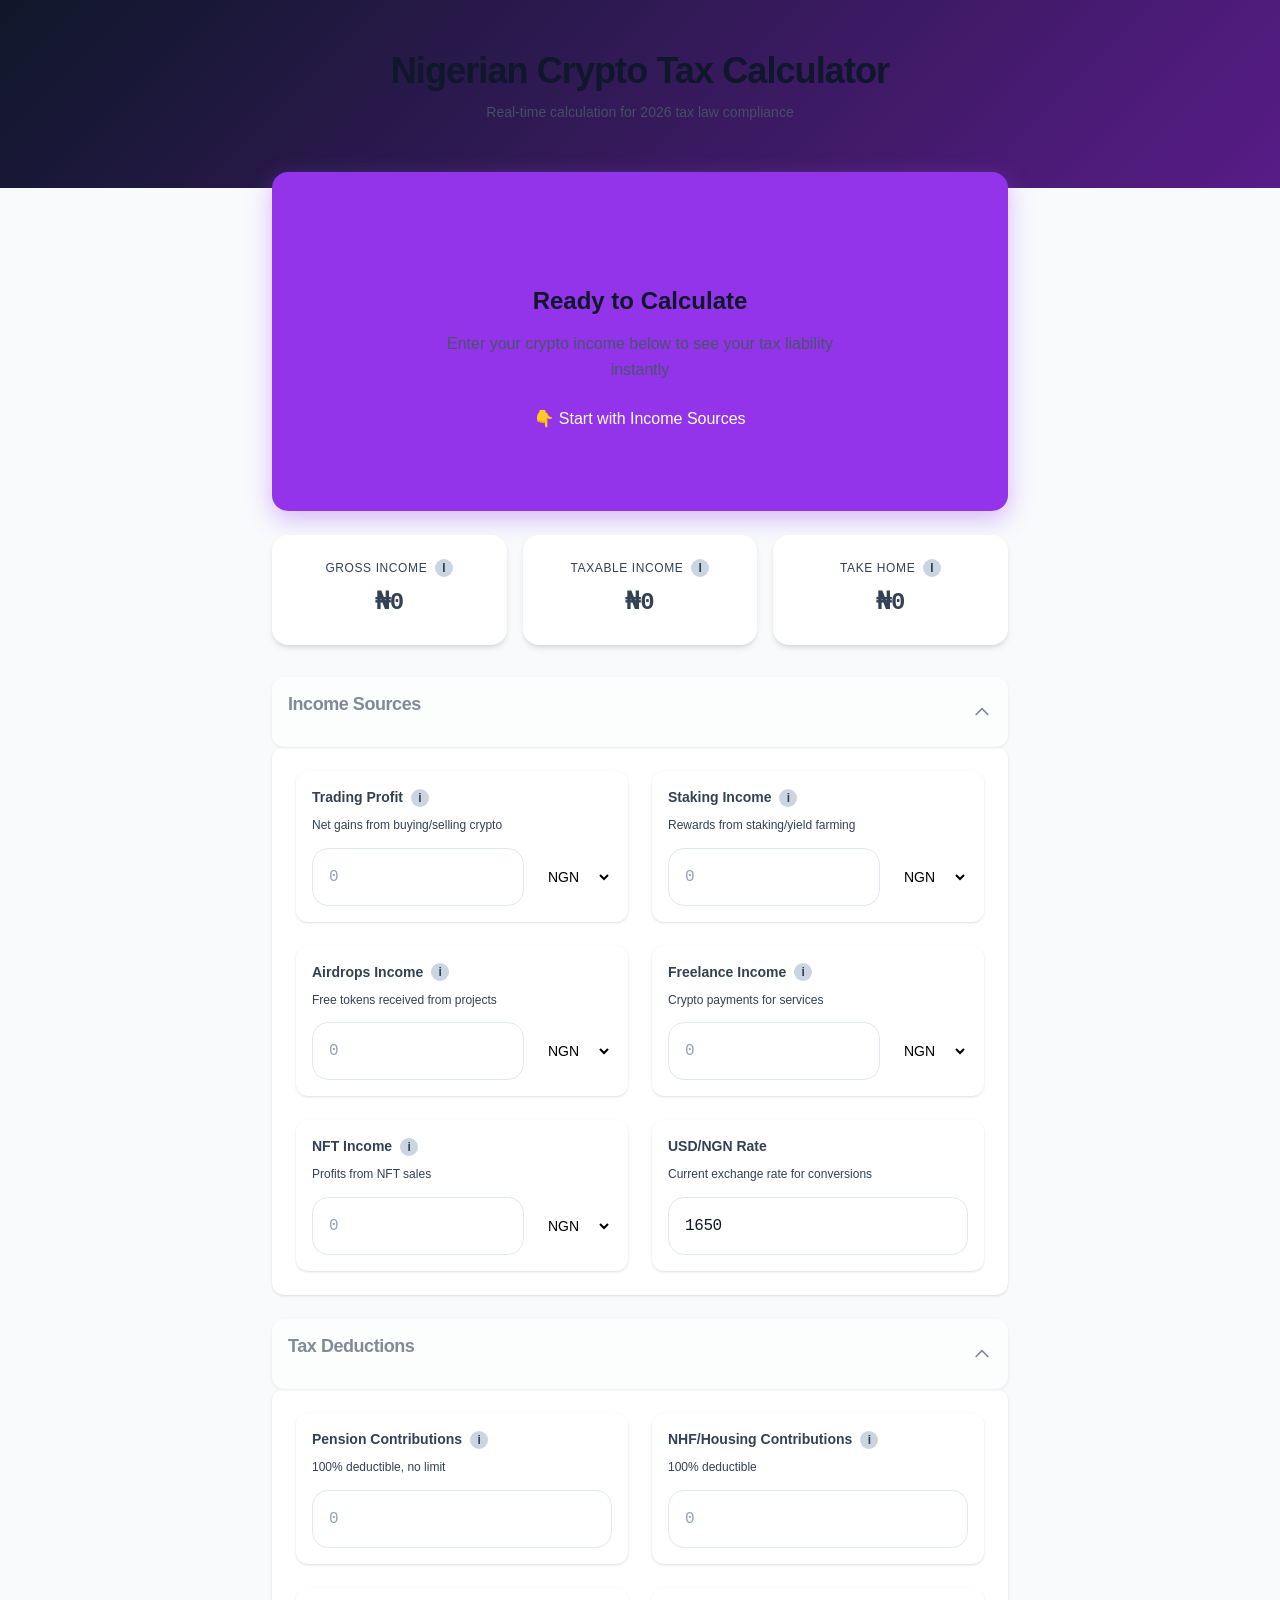
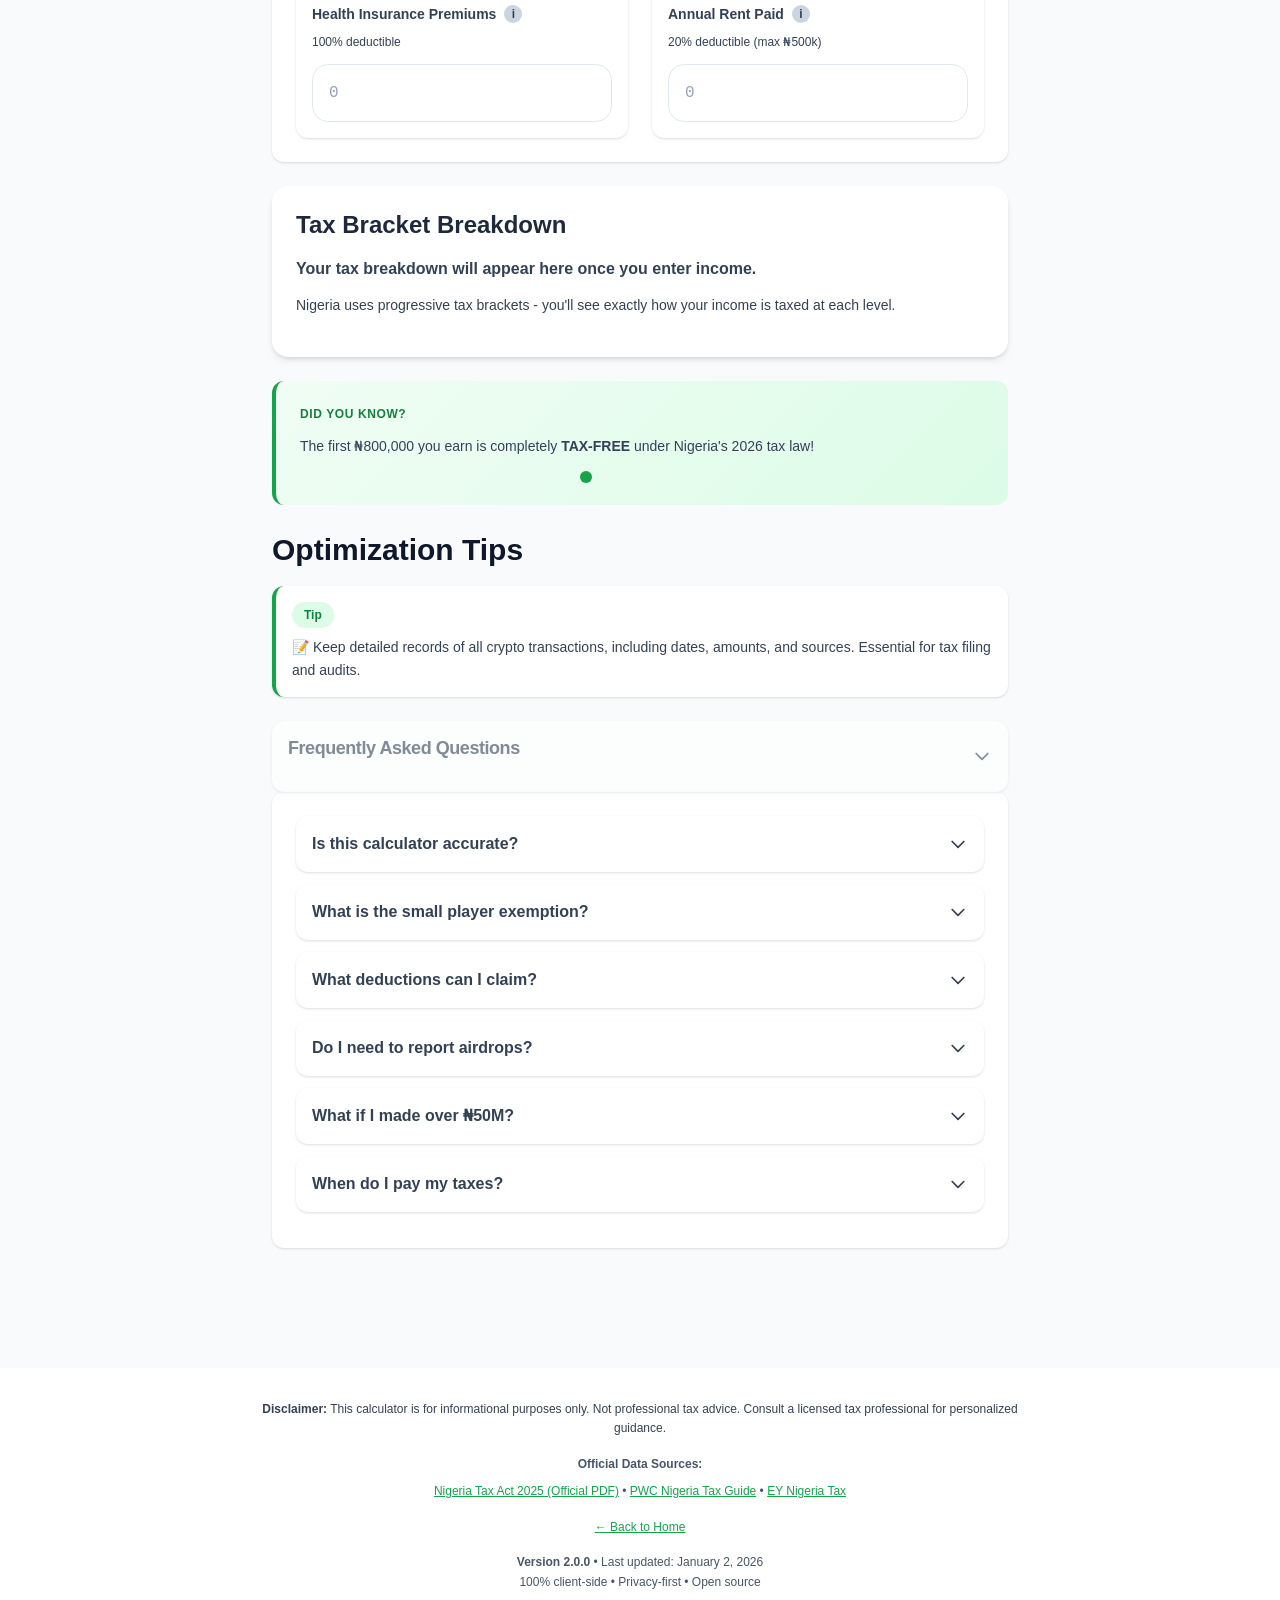
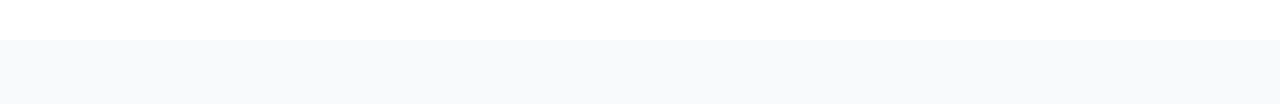
<file: calculator.html>
<!DOCTYPE html>
<html lang="en">
<head>
    <meta charset="UTF-8">
    <meta name="viewport" content="width=device-width, initial-scale=1.0">
    <title>Nigerian Crypto Tax Calculator 2026</title>
    <meta name="description" content="Calculate your exact Nigerian cryptocurrency tax liability for 2026 in real-time">

    <!-- Resource hints for faster loading -->
    <link rel="dns-prefetch" href="https://plausible.io">
    <link rel="preconnect" href="https://plausible.io" crossorigin>

    <!-- Content Security Policy - Secure configuration -->
    <meta http-equiv="Content-Security-Policy"
          content="default-src 'self';
                   script-src 'self' https://plausible.io;
                   style-src 'self' 'unsafe-inline';
                   img-src 'self' data:;
                   connect-src 'self' https://plausible.io;
                   font-src 'self';
                   frame-ancestors 'none';
                   base-uri 'self';
                   form-action 'self';">

    <!-- Plausible Analytics - Privacy-friendly (no cookies, GDPR compliant) -->
    <script defer data-domain="nigerian-crypto-tax-calc.pages.dev" src="https://plausible.io/js/script.js"></script>

    <!-- Design System v2.0 CSS -->
    <link rel="stylesheet" href="/css/design-system-v2.css">

    <style>
        /* Calculator-specific styles */

        /* Mobile-first unified vertical layout */
        .calculator-layout {
            background: var(--gray-50);
            min-height: 100vh;
            padding-bottom: var(--space-16);
        }

        /* Header */
        .calculator-header {
            background: linear-gradient(135deg, var(--navy-900) 0%, var(--purple-900) 100%);
            color: white;
            padding: var(--space-8) var(--space-4);
            text-align: center;
        }

        .calculator-header h1 {
            font-size: var(--text-2xl);
            font-weight: var(--weight-bold);
            margin-bottom: var(--space-2);
        }

        .calculator-header p {
            font-size: var(--text-sm);
            opacity: 0.9;
        }

        @media (min-width: 768px) {
            .calculator-header {
                padding: var(--space-12) var(--space-8);
            }

            .calculator-header h1 {
                font-size: var(--text-4xl);
            }
        }

        /* Main content container */
        .calculator-content {
            max-width: 800px;
            margin: 0 auto;
            padding: var(--space-4);
        }

        @media (min-width: 768px) {
            .calculator-content {
                padding: var(--space-8);
            }
        }

        /* Hero metric card (results-first) */
        .hero-metric {
            background: var(--purple-600);
            color: white;
            border-radius: var(--radius-lg);
            padding: var(--space-8);
            text-align: center;
            margin-top: calc(-1 * var(--space-12));
            margin-bottom: var(--space-6);
            box-shadow: var(--shadow-purple-lg);
        }

        .hero-metric-label {
            font-size: var(--text-sm);
            text-transform: uppercase;
            letter-spacing: 0.05em;
            opacity: 0.9;
            margin-bottom: var(--space-2);
        }

        .hero-metric-value {
            font-size: var(--text-5xl);
            font-weight: var(--weight-bold);
            font-family: var(--font-mono);
            line-height: 1;
        }

        /* Quick stats grid */
        .quick-stats {
            display: grid;
            grid-template-columns: 1fr;
            gap: var(--space-4);
            margin-bottom: var(--space-8);
        }

        @media (min-width: 640px) {
            .quick-stats {
                grid-template-columns: repeat(3, 1fr);
            }
        }

        .stat-card {
            background: white;
            border-radius: var(--radius-lg);
            padding: var(--space-6);
            text-align: center;
            box-shadow: var(--shadow-md);
        }

        .stat-label {
            display: flex;
            align-items: center;
            justify-content: center;
            gap: var(--space-2);
            font-size: var(--text-xs);
            text-transform: uppercase;
            letter-spacing: 0.05em;
            color: var(--gray-500);
            margin-bottom: var(--space-2);
        }

        .stat-value {
            font-size: var(--text-2xl);
            font-weight: var(--weight-bold);
            font-family: var(--font-mono);
            color: var(--gray-900);
        }

        /* Collapsible sections (accordion) */
        .section {
            margin-bottom: var(--space-6);
        }

        .section-header {
            display: flex;
            align-items: center;
            justify-content: space-between;
            background: white;
            border-radius: var(--radius-md);
            padding: var(--space-4);
            cursor: pointer;
            transition: all var(--transition-base);
            box-shadow: var(--shadow-sm);
            min-height: 56px;
        }

        .section-header:hover {
            background: var(--green-50);
            border-color: var(--green-500);
        }

        .section-title {
            font-size: var(--text-lg);
            font-weight: var(--weight-semibold);
            color: var(--gray-900);
        }

        .section-icon {
            width: 20px;
            height: 20px;
            transition: transform var(--transition-base);
        }

        .section-header[aria-expanded="true"] .section-icon {
            transform: rotate(180deg);
        }

        .section-content {
            max-height: 0;
            overflow: hidden;
            transition: max-height var(--transition-slow) ease-out;
        }

        .section-content.expanded {
            max-height: 3000px;
            padding-top: var(--space-4);
        }

        /* Input grid (2-column on tablet+) */
        .input-grid {
            display: grid;
            grid-template-columns: 1fr;
            gap: var(--space-6);
        }

        @media (min-width: 640px) {
            .input-grid {
                grid-template-columns: repeat(2, 1fr);
            }
        }

        /* Input group */
        .input-group {
            background: white;
            border-radius: var(--radius-md);
            padding: var(--space-4);
            box-shadow: var(--shadow-sm);
        }

        .input-label {
            display: flex;
            align-items: center;
            gap: var(--space-2);
            font-size: var(--text-sm);
            font-weight: var(--weight-semibold);
            color: var(--gray-700);
            margin-bottom: var(--space-2);
        }

        .input-helper {
            font-size: var(--text-xs);
            color: var(--gray-500);
            margin-bottom: var(--space-3);
        }

        .input-wrapper {
            display: flex;
            gap: var(--space-2);
        }

        .input-wrapper .input {
            flex: 1;
        }

        .currency-select {
            width: 80px;
            padding: var(--space-3);
            font-size: var(--text-sm);
            border: 2px solid var(--gray-200);
            border-radius: var(--radius-md);
            background: white;
            cursor: pointer;
        }

        .currency-select:focus {
            outline: none;
            border-color: var(--green-500);
        }

        .conversion-display {
            display: none;
            font-size: var(--text-xs);
            color: var(--gray-500);
            margin-top: var(--space-2);
            font-family: var(--font-mono);
        }

        /* Tax bracket visualizer */
        .bracket-visualizer {
            background: white;
            border-radius: var(--radius-lg);
            padding: var(--space-6);
            margin-bottom: var(--space-6);
            box-shadow: var(--shadow-md);
        }

        .bracket-bar-container {
            margin-bottom: var(--space-4);
        }

        .bracket-bar-header {
            display: flex;
            justify-content: space-between;
            margin-bottom: var(--space-2);
            font-size: var(--text-xs);
        }

        .bracket-bar-label {
            font-weight: var(--weight-semibold);
            color: var(--gray-700);
        }

        .bracket-bar-rate {
            color: var(--gray-500);
        }

        .bracket-bar-track {
            height: 32px;
            background: var(--gray-100);
            border-radius: var(--radius-md);
            overflow: hidden;
        }

        .bracket-bar-fill {
            height: 100%;
            display: flex;
            align-items: center;
            justify-content: flex-end;
            padding-right: var(--space-3);
            font-size: var(--text-xs);
            font-weight: var(--weight-semibold);
            color: white;
            transition: width 0.8s cubic-bezier(0.4, 0, 0.2, 1);
        }

        /* Gradient colors for different tax brackets */
        .bracket-0 { background: var(--gray-400); }
        .bracket-15 { background: linear-gradient(90deg, #86efac, #4ade80); }
        .bracket-18 { background: linear-gradient(90deg, #4ade80, #22c55e); }
        .bracket-21 { background: linear-gradient(90deg, #22c55e, #16a34a); }
        .bracket-23 { background: linear-gradient(90deg, #16a34a, #15803d); }
        .bracket-25 { background: linear-gradient(90deg, #15803d, #166534); }

        /* Facts card */
        .facts-card {
            background: linear-gradient(135deg, var(--green-50) 0%, var(--green-100) 100%);
            border-left: 4px solid var(--green-600);
            border-radius: var(--radius-md);
            padding: var(--space-6);
            margin-bottom: var(--space-6);
        }

        .facts-header {
            font-size: var(--text-xs);
            text-transform: uppercase;
            letter-spacing: 0.05em;
            color: var(--green-700);
            font-weight: var(--weight-semibold);
            margin-bottom: var(--space-3);
        }

        .facts-content {
            font-size: var(--text-sm);
            color: var(--gray-700);
            line-height: 1.6;
        }

        .facts-nav {
            display: flex;
            gap: var(--space-2);
            margin-top: var(--space-4);
            justify-content: center;
        }

        .fact-dot {
            width: 8px;
            height: 8px;
            border-radius: 50%;
            background: var(--gray-300);
            cursor: pointer;
            transition: all var(--transition-fast);
        }

        .fact-dot.active {
            background: var(--green-600);
            transform: scale(1.5);
        }

        /* Tips section */
        .tips-grid {
            display: grid;
            grid-template-columns: 1fr;
            gap: var(--space-4);
            margin-bottom: var(--space-6);
        }

        .tip-card {
            background: white;
            border-left: 4px solid var(--green-600);
            border-radius: var(--radius-md);
            padding: var(--space-4);
            box-shadow: var(--shadow-sm);
        }

        .tip-badge {
            display: inline-block;
            padding: var(--space-1) var(--space-3);
            background: var(--green-100);
            color: var(--green-700);
            font-size: var(--text-xs);
            font-weight: var(--weight-semibold);
            border-radius: var(--radius-full);
            margin-bottom: var(--space-2);
        }

        .tip-content {
            font-size: var(--text-sm);
            color: var(--gray-700);
            line-height: 1.6;
        }

        /* FAQ accordion */
        .faq-item {
            background: white;
            border-radius: var(--radius-md);
            margin-bottom: var(--space-3);
            box-shadow: var(--shadow-sm);
            overflow: hidden;
        }

        .faq-question {
            display: flex;
            align-items: center;
            justify-content: space-between;
            padding: var(--space-4);
            cursor: pointer;
            transition: all var(--transition-base);
        }

        .faq-question:hover {
            background: var(--green-50);
        }

        .faq-question-text {
            font-size: var(--text-base);
            font-weight: var(--weight-semibold);
            color: var(--gray-900);
        }

        .faq-icon {
            width: 20px;
            height: 20px;
            transition: transform var(--transition-base);
        }

        .faq-question[aria-expanded="true"] .faq-icon {
            transform: rotate(180deg);
        }

        .faq-answer {
            max-height: 0;
            overflow: hidden;
            transition: max-height var(--transition-slow) ease-out;
        }

        .faq-answer.expanded {
            max-height: 500px;
        }

        .faq-answer-content {
            padding: 0 var(--space-4) var(--space-4);
            font-size: var(--text-sm);
            color: var(--gray-600);
            line-height: 1.6;
        }

        /* Footer */
        .calculator-footer {
            background: white;
            border-top: 1px solid var(--gray-200);
            padding: var(--space-8) var(--space-4);
            margin-top: var(--space-16);
        }

        .footer-content {
            max-width: 800px;
            margin: 0 auto;
            text-align: center;
        }

        .footer-disclaimer {
            font-size: var(--text-xs);
            color: var(--gray-500);
            margin-bottom: var(--space-4);
        }

        .footer-links {
            font-size: var(--text-xs);
            color: var(--gray-600);
        }

        .footer-links a {
            color: var(--green-600);
            text-decoration: underline;
        }

        /* Desktop enhancements */
        @media (min-width: 768px) {
            .section-content.expanded {
                padding: var(--space-6);
                background: white;
                border-radius: var(--radius-md);
                box-shadow: var(--shadow-sm);
            }

            /* Expand accordions by default on desktop */
            .section-header {
                pointer-events: none;
                opacity: 0.6;
            }

            .section-content {
                max-height: none !important;
                padding: var(--space-6);
                background: white;
                border-radius: var(--radius-md);
                box-shadow: var(--shadow-sm);
            }
        }

        /* ===== Enhanced Tooltip System ===== */

        /* Light variant for dark backgrounds */
        .tooltip-trigger-light {
            background-color: rgba(255, 255, 255, 0.2);
            color: white;
        }

        .tooltip-trigger-light:hover {
            background-color: white;
            color: var(--green-700);
        }

        /* Mobile Modal Overlay */
        .tooltip-overlay {
            position: fixed;
            inset: 0;
            background-color: rgba(0, 0, 0, 0.5);
            z-index: 1000;
            display: flex;
            align-items: center;
            justify-content: center;
            padding: var(--space-4);
            opacity: 0;
            transition: opacity 0.2s ease;
        }

        .tooltip-overlay.active {
            opacity: 1;
        }

        .tooltip-modal {
            background: white;
            border-radius: var(--radius-lg);
            max-width: 500px;
            width: 100%;
            max-height: 90vh;
            overflow-y: auto;
            box-shadow: var(--shadow-2xl);
            transform: scale(0.95);
            transition: transform 0.2s ease;
        }

        .tooltip-overlay.active .tooltip-modal {
            transform: scale(1);
        }

        .tooltip-modal-header {
            display: flex;
            align-items: center;
            justify-content: space-between;
            padding: var(--space-6);
            border-bottom: 2px solid var(--green-600);
        }

        .tooltip-modal-title {
            font-size: var(--text-lg);
            font-weight: var(--weight-semibold);
            color: var(--gray-900);
        }

        .tooltip-close {
            width: 32px;
            height: 32px;
            border-radius: 50%;
            background: var(--gray-100);
            border: none;
            display: flex;
            align-items: center;
            justify-content: center;
            font-size: 24px;
            color: var(--gray-600);
            cursor: pointer;
            transition: all 0.2s ease;
        }

        .tooltip-close:hover {
            background: var(--green-600);
            color: white;
        }

        .tooltip-modal-body {
            padding: var(--space-6);
        }

        .tooltip-body-text {
            font-size: var(--text-sm);
            color: var(--gray-600);
            line-height: 1.6;
            margin-bottom: var(--space-4);
        }

        .tooltip-modal-body .tooltip-example {
            font-size: var(--text-sm);
            font-family: var(--font-mono);
            color: var(--gray-700);
            background-color: var(--green-50);
            padding: var(--space-3);
            border-radius: var(--radius-md);
            border-left: 4px solid var(--green-600);
        }

        .tooltip-modal-body .tooltip-example strong {
            color: var(--gray-900);
        }

        /* Desktop Floating Tooltip */
        .tooltip-popup {
            position: fixed;
            z-index: 1000;
            max-width: 400px;
            background: white;
            border: 2px solid var(--green-600);
            border-radius: var(--radius-md);
            padding: var(--space-4);
            box-shadow: 0 4px 16px rgba(0, 0, 0, 0.12);
            opacity: 0;
            transform: translateY(-8px);
            transition: all 0.2s ease;
            pointer-events: none;
        }

        .tooltip-popup.active {
            opacity: 1;
            transform: translateY(0);
            pointer-events: auto;
        }

        .tooltip-popup.tooltip-below {
            transform-origin: top center;
        }

        .tooltip-popup.tooltip-above {
            transform-origin: bottom center;
        }

        .tooltip-popup .tooltip-header {
            font-size: var(--text-base);
            font-weight: var(--weight-semibold);
            color: var(--gray-900);
            margin-bottom: var(--space-3);
        }

        .tooltip-popup .tooltip-body {
            font-size: var(--text-sm);
            color: var(--gray-600);
            line-height: 1.6;
            margin-bottom: var(--space-3);
        }

        .tooltip-popup .tooltip-example {
            font-size: var(--text-xs);
            font-family: var(--font-mono);
            color: var(--gray-700);
            background-color: var(--green-50);
            padding: var(--space-2);
            border-radius: var(--radius-sm);
            border-left: 3px solid var(--green-600);
        }

        .tooltip-popup .tooltip-example strong {
            color: var(--gray-900);
        }

        /* Desktop only: hide mobile modal */
        @media (min-width: 768px) {
            .tooltip-overlay {
                display: none;
            }
        }

        /* Mobile only: hide desktop popup */
        @media (max-width: 767px) {
            .tooltip-popup {
                display: none;
            }
        }

        /* Save Calculation Prompt */
        .save-prompt {
            margin: var(--space-6) 0;
            animation: slideInUp 0.4s ease-out;
        }

        .save-prompt-content {
            position: relative;
            background: linear-gradient(135deg, var(--green-50) 0%, var(--green-100) 100%);
            border: 2px solid var(--green-200);
            border-radius: 12px;
            padding: var(--space-6);
            text-align: center;
            max-width: 600px;
            margin: 0 auto;
        }

        .save-prompt-close {
            position: absolute;
            top: var(--space-3);
            right: var(--space-3);
            background: none;
            border: none;
            font-size: 24px;
            color: var(--gray-600);
            cursor: pointer;
            width: 32px;
            height: 32px;
            border-radius: 50%;
            transition: all 0.2s;
            display: flex;
            align-items: center;
            justify-content: center;
        }

        .save-prompt-close:hover {
            background: var(--gray-200);
            color: var(--gray-900);
        }

        .save-prompt-icon {
            font-size: 48px;
            margin-bottom: var(--space-3);
        }

        .save-prompt-title {
            font-size: 24px;
            font-weight: 700;
            color: var(--gray-900);
            margin-bottom: var(--space-2);
        }

        .save-prompt-text {
            font-size: 16px;
            color: var(--gray-700);
            margin-bottom: var(--space-6);
        }

        .save-prompt-actions {
            display: flex;
            gap: var(--space-3);
            justify-content: center;
            align-items: stretch;
            margin-bottom: var(--space-4);
        }

        .save-email-input {
            flex: 1;
            max-width: 300px;
            padding: var(--space-3) var(--space-4);
            border: 2px solid var(--gray-300);
            border-radius: 8px;
            font-size: 16px;
            transition: all 0.2s;
        }

        .save-email-input:focus {
            outline: none;
            border-color: var(--green-500);
            box-shadow: 0 0 0 3px rgba(16, 185, 129, 0.1);
        }

        .save-prompt-note {
            font-size: 14px;
            color: var(--gray-600);
        }

        @keyframes slideInUp {
            from {
                opacity: 0;
                transform: translateY(20px);
            }
            to {
                opacity: 1;
                transform: translateY(0);
            }
        }

        /* Mobile responsive */
        @media (max-width: 640px) {
            .save-prompt-content {
                padding: var(--space-4);
            }

            .save-prompt-actions {
                flex-direction: column;
            }

            .save-email-input {
                max-width: 100%;
            }

            .save-prompt-icon {
                font-size: 36px;
            }

            .save-prompt-title {
                font-size: 20px;
            }
        }
    </style>
</head>
<body>
    <!-- Calculator Layout -->
    <div class="calculator-layout">
        <!-- Header -->
        <header class="calculator-header">
            <h1>Nigerian Crypto Tax Calculator</h1>
            <p>Real-time calculation for 2026 tax law compliance</p>
        </header>

        <!-- Main Content -->
        <main class="calculator-content">
            <!-- Hero Metric Card (Results-First) -->
            <div class="hero-metric slide-in" id="heroMetricCard">
                <!-- Empty State -->
                <div id="heroEmptyState" class="empty-state">
                    <div class="empty-state-icon"></div>
                    <div class="empty-state-title">Ready to Calculate</div>
                    <div class="empty-state-text">
                        Enter your crypto income below to see your tax liability instantly
                    </div>
                    <div class="empty-state-hint">
                        👇 Start with Income Sources
                    </div>
                </div>

                <!-- Result Content (hidden initially) -->
                <div id="heroResultContent" class="result-content" style="display: none;">
                    <div class="hero-metric-label">
                        Total Tax Owed
                        <span class="tooltip-trigger tooltip-trigger-light ml-2" data-tooltip-id="taxOwed">i</span>
                    </div>
                    <div class="hero-metric-value" id="heroTaxValue">₦0</div>
                    <div class="badge badge-live mt-4">
                        <span>Live Updates</span>
                    </div>
                </div>
            </div>

            <!-- Quick Stats Grid -->
            <div class="quick-stats">
                <div class="stat-card slide-in">
                    <div class="stat-label">
                        Gross Income
                        <span class="tooltip-trigger" data-tooltip-id="grossIncome">i</span>
                    </div>
                    <div class="stat-value" id="statGrossIncome">₦0</div>
                </div>
                <div class="stat-card slide-in">
                    <div class="stat-label">
                        Taxable Income
                        <span class="tooltip-trigger" data-tooltip-id="taxableIncome">i</span>
                    </div>
                    <div class="stat-value" id="statTaxableIncome">₦0</div>
                </div>
                <div class="stat-card slide-in">
                    <div class="stat-label">
                        Take Home
                        <span class="tooltip-trigger" data-tooltip-id="takeHome">i</span>
                    </div>
                    <div class="stat-value" id="statTakeHome">₦0</div>
                </div>
            </div>

            <!-- Save Calculation Prompt (Optional, Dismissible) -->
            <div id="savePrompt" class="save-prompt" style="display: none;">
                <div class="save-prompt-content">
                    <button class="save-prompt-close" aria-label="Close">×</button>
                    <div class="save-prompt-icon"></div>
                    <h3 class="save-prompt-title">Save This Calculation?</h3>
                    <p class="save-prompt-text">Access your results anytime by emailing yourself this link</p>

                    <div class="save-prompt-actions">
                        <input type="email"
                               id="saveEmail"
                               class="save-email-input"
                               placeholder="your@email.com"
                               aria-label="Email address">
                        <button class="btn-primary" id="emailCalculationBtn">
                            Email Me This Link
                        </button>
                    </div>

                    <p class="save-prompt-note">
                        Or <a href="#" id="copyCalculationLink" class="text-green-600">copy the link</a> to save it yourself
                    </p>
                </div>
            </div>

            <!-- Income Section (Collapsible) -->
            <section class="section">
                <div class="section-header" data-section="income" aria-expanded="true">
                    <h2 class="section-title">Income Sources</h2>
                    <svg class="section-icon" fill="none" stroke="currentColor" viewBox="0 0 24 24">
                        <path stroke-linecap="round" stroke-linejoin="round" stroke-width="2" d="M19 9l-7 7-7-7"/>
                    </svg>
                </div>
                <div class="section-content expanded" id="incomeContent">
                    <div class="input-grid">
                        <!-- Trading Profit -->
                        <div class="input-group">
                            <label class="input-label">
                                Trading Profit
                                <span class="tooltip-trigger" data-tooltip-id="trading">i</span>
                            </label>
                            <p class="input-helper">Net gains from buying/selling crypto</p>
                            <div class="input-wrapper">
                                <input type="number"
                                       class="input input-mono"
                                       id="tradingProfit"
                                       placeholder="0"
                                       min="0"
                                       step="0.01"
                                       inputmode="decimal"
                                       oninput="calculateTaxLiveDebounced()"
                                       onblur="validateNumericInput(this)">
                                <select class="currency-select" id="tradingCurrency" onchange="calculateTaxLiveDebounced()">
                                    <option value="NGN">NGN</option>
                                    <option value="USD">USD</option>
                                </select>
                            </div>
                            <div class="conversion-display" id="tradingConversion">
                                ≈ ₦<span id="tradingNGN">0</span>
                            </div>
                        </div>

                        <!-- Staking Income -->
                        <div class="input-group">
                            <label class="input-label">
                                Staking Income
                                <span class="tooltip-trigger" data-tooltip-id="staking">i</span>
                            </label>
                            <p class="input-helper">Rewards from staking/yield farming</p>
                            <div class="input-wrapper">
                                <input type="number"
                                       class="input input-mono"
                                       id="stakingIncome"
                                       placeholder="0"
                                       oninput="calculateTaxLiveDebounced()"
                                       onblur="validateNumericInput(this)">
                                <select class="currency-select" id="stakingCurrency" onchange="calculateTaxLiveDebounced()">
                                    <option value="NGN">NGN</option>
                                    <option value="USD">USD</option>
                                </select>
                            </div>
                            <div class="conversion-display" id="stakingConversion">
                                ≈ ₦<span id="stakingNGN">0</span>
                            </div>
                        </div>

                        <!-- Airdrops Income -->
                        <div class="input-group">
                            <label class="input-label">
                                Airdrops Income
                                <span class="tooltip-trigger" data-tooltip-id="airdrops">i</span>
                            </label>
                            <p class="input-helper">Free tokens received from projects</p>
                            <div class="input-wrapper">
                                <input type="number"
                                       class="input input-mono"
                                       id="airdropsIncome"
                                       placeholder="0"
                                       oninput="calculateTaxLiveDebounced()">
                                <select class="currency-select" id="airdropsCurrency" onchange="calculateTaxLiveDebounced()">
                                    <option value="NGN">NGN</option>
                                    <option value="USD">USD</option>
                                </select>
                            </div>
                            <div class="conversion-display" id="airdropsConversion">
                                ≈ ₦<span id="airdropsNGN">0</span>
                            </div>
                        </div>

                        <!-- Freelance Income -->
                        <div class="input-group">
                            <label class="input-label">
                                Freelance Income
                                <span class="tooltip-trigger" data-tooltip-id="freelance">i</span>
                            </label>
                            <p class="input-helper">Crypto payments for services</p>
                            <div class="input-wrapper">
                                <input type="number"
                                       class="input input-mono"
                                       id="freelanceIncome"
                                       placeholder="0"
                                       oninput="calculateTaxLiveDebounced()">
                                <select class="currency-select" id="freelanceCurrency" onchange="calculateTaxLiveDebounced()">
                                    <option value="NGN">NGN</option>
                                    <option value="USD">USD</option>
                                </select>
                            </div>
                            <div class="conversion-display" id="freelanceConversion">
                                ≈ ₦<span id="freelanceNGN">0</span>
                            </div>
                        </div>

                        <!-- NFT Income -->
                        <div class="input-group">
                            <label class="input-label">
                                NFT Income
                                <span class="tooltip-trigger" data-tooltip-id="nft">i</span>
                            </label>
                            <p class="input-helper">Profits from NFT sales</p>
                            <div class="input-wrapper">
                                <input type="number"
                                       class="input input-mono"
                                       id="nftIncome"
                                       placeholder="0"
                                       oninput="calculateTaxLiveDebounced()">
                                <select class="currency-select" id="nftCurrency" onchange="calculateTaxLiveDebounced()">
                                    <option value="NGN">NGN</option>
                                    <option value="USD">USD</option>
                                </select>
                            </div>
                            <div class="conversion-display" id="nftConversion">
                                ≈ ₦<span id="nftNGN">0</span>
                            </div>
                        </div>

                        <!-- Exchange Rate -->
                        <div class="input-group">
                            <label class="input-label">USD/NGN Rate</label>
                            <p class="input-helper">Current exchange rate for conversions</p>
                            <input type="number"
                                   class="input input-mono"
                                   id="exchangeRate"
                                   value="1650"
                                   placeholder="1650"
                                   oninput="calculateTaxLiveDebounced()">
                        </div>
                    </div>
                </div>
            </section>

            <!-- Deductions Section (Collapsible) -->
            <section class="section">
                <div class="section-header" data-section="deductions" aria-expanded="true">
                    <h2 class="section-title">Tax Deductions</h2>
                    <svg class="section-icon" fill="none" stroke="currentColor" viewBox="0 0 24 24">
                        <path stroke-linecap="round" stroke-linejoin="round" stroke-width="2" d="M19 9l-7 7-7-7"/>
                    </svg>
                </div>
                <div class="section-content expanded" id="deductionsContent">
                    <div class="input-grid">
                        <!-- Pension Deduction -->
                        <div class="input-group">
                            <label class="input-label">
                                Pension Contributions
                                <span class="tooltip-trigger" data-tooltip-id="pension">i</span>
                            </label>
                            <p class="input-helper">100% deductible, no limit</p>
                            <input type="number"
                                   class="input input-mono"
                                   id="pensionDeduction"
                                   placeholder="0"
                                   oninput="calculateTaxLiveDebounced()">
                        </div>

                        <!-- Housing Deduction -->
                        <div class="input-group">
                            <label class="input-label">
                                NHF/Housing Contributions
                                <span class="tooltip-trigger" data-tooltip-id="housing">i</span>
                            </label>
                            <p class="input-helper">100% deductible</p>
                            <input type="number"
                                   class="input input-mono"
                                   id="housingDeduction"
                                   placeholder="0"
                                   oninput="calculateTaxLiveDebounced()">
                        </div>

                        <!-- Health Deduction -->
                        <div class="input-group">
                            <label class="input-label">
                                Health Insurance Premiums
                                <span class="tooltip-trigger" data-tooltip-id="health">i</span>
                            </label>
                            <p class="input-helper">100% deductible</p>
                            <input type="number"
                                   class="input input-mono"
                                   id="healthDeduction"
                                   placeholder="0"
                                   oninput="calculateTaxLiveDebounced()">
                        </div>

                        <!-- Rent Paid -->
                        <div class="input-group">
                            <label class="input-label">
                                Annual Rent Paid
                                <span class="tooltip-trigger" data-tooltip-id="rent">i</span>
                            </label>
                            <p class="input-helper">20% deductible (max ₦500k)</p>
                            <input type="number"
                                   class="input input-mono"
                                   id="rentPaid"
                                   placeholder="0"
                                   oninput="calculateTaxLiveDebounced()">
                        </div>
                    </div>
                </div>
            </section>

            <!-- Tax Breakdown & Visualizer -->
            <div class="bracket-visualizer" id="bracketVisualizer" style="display: none;">
                <h3 class="heading-3 mb-4">Tax Bracket Breakdown</h3>
                <div id="bracketBars"></div>
            </div>

            <!-- Did You Know? Facts -->
            <div class="facts-card fade-in">
                <div class="facts-header">Did You Know?</div>
                <div class="facts-content" id="factsContent">
                    The first ₦800,000 you earn is completely <strong>TAX-FREE</strong> under Nigeria's 2026 tax law!
                </div>
                <div class="facts-nav" id="factNav"></div>
            </div>

            <!-- Optimization Tips -->
            <div id="tipsSection" style="display: none;">
                <h3 class="heading-2 mb-4">Optimization Tips</h3>
                <div class="tips-grid" id="tipsGrid"></div>
            </div>

            <!-- FAQ Section -->
            <section class="section">
                <div class="section-header" data-section="faq" aria-expanded="false">
                    <h2 class="section-title">Frequently Asked Questions</h2>
                    <svg class="section-icon" fill="none" stroke="currentColor" viewBox="0 0 24 24">
                        <path stroke-linecap="round" stroke-linejoin="round" stroke-width="2" d="M19 9l-7 7-7-7"/>
                    </svg>
                </div>
                <div class="section-content" id="faqContent">
                    <div class="faq-item">
                        <div class="faq-question" data-faq-index="0" aria-expanded="false">
                            <span class="faq-question-text">Is this calculator accurate?</span>
                            <svg class="faq-icon" fill="none" stroke="currentColor" viewBox="0 0 24 24">
                                <path stroke-linecap="round" stroke-linejoin="round" stroke-width="2" d="M19 9l-7 7-7-7"/>
                            </svg>
                        </div>
                        <div class="faq-answer" id="faq0">
                            <div class="faq-answer-content">
                                This calculator uses official tax brackets from the Nigeria Tax Act 2025. However, tax laws can be complex. For personalized advice, consult a licensed tax professional.
                            </div>
                        </div>
                    </div>

                    <div class="faq-item">
                        <div class="faq-question" data-faq-index="1" aria-expanded="false">
                            <span class="faq-question-text">What is the small player exemption?</span>
                            <svg class="faq-icon" fill="none" stroke="currentColor" viewBox="0 0 24 24">
                                <path stroke-linecap="round" stroke-linejoin="round" stroke-width="2" d="M19 9l-7 7-7-7"/>
                            </svg>
                        </div>
                        <div class="faq-answer" id="faq1">
                            <div class="faq-answer-content">
                                Small traders pay ₦0 tax if BOTH conditions are met in a 12-month period: (1) Gains under ₦10M, AND (2) Total proceeds under ₦150M. Both thresholds must be satisfied.
                            </div>
                        </div>
                    </div>

                    <div class="faq-item">
                        <div class="faq-question" data-faq-index="2" aria-expanded="false">
                            <span class="faq-question-text">What deductions can I claim?</span>
                            <svg class="faq-icon" fill="none" stroke="currentColor" viewBox="0 0 24 24">
                                <path stroke-linecap="round" stroke-linejoin="round" stroke-width="2" d="M19 9l-7 7-7-7"/>
                            </svg>
                        </div>
                        <div class="faq-answer" id="faq2">
                            <div class="faq-answer-content">
                                Common deductions include pension contributions (100%, no limit), NHF/housing (100%), health insurance (100%), and 20% of annual rent paid (max ₦500k). All reduce your taxable income.
                            </div>
                        </div>
                    </div>

                    <div class="faq-item">
                        <div class="faq-question" data-faq-index="3" aria-expanded="false">
                            <span class="faq-question-text">Do I need to report airdrops?</span>
                            <svg class="faq-icon" fill="none" stroke="currentColor" viewBox="0 0 24 24">
                                <path stroke-linecap="round" stroke-linejoin="round" stroke-width="2" d="M19 9l-7 7-7-7"/>
                            </svg>
                        </div>
                        <div class="faq-answer" id="faq3">
                            <div class="faq-answer-content">
                                Yes. Airdrops are taxable income in Nigeria. The fair market value at the time you receive them is considered income. Keep records of dates and values for tax filing.
                            </div>
                        </div>
                    </div>

                    <div class="faq-item">
                        <div class="faq-question" data-faq-index="4" aria-expanded="false">
                            <span class="faq-question-text">What if I made over ₦50M?</span>
                            <svg class="faq-icon" fill="none" stroke="currentColor" viewBox="0 0 24 24">
                                <path stroke-linecap="round" stroke-linejoin="round" stroke-width="2" d="M19 9l-7 7-7-7"/>
                            </svg>
                        </div>
                        <div class="faq-answer" id="faq4">
                            <div class="faq-answer-content">
                                Income above ₦50M is taxed at 25% (only the amount above ₦50M). At this income level, professional tax planning can save significant amounts through legal strategies. Consult a tax advisor.
                            </div>
                        </div>
                    </div>

                    <div class="faq-item">
                        <div class="faq-question" data-faq-index="5" aria-expanded="false">
                            <span class="faq-question-text">When do I pay my taxes?</span>
                            <svg class="faq-icon" fill="none" stroke="currentColor" viewBox="0 0 24 24">
                                <path stroke-linecap="round" stroke-linejoin="round" stroke-width="2" d="M19 9l-7 7-7-7"/>
                            </svg>
                        </div>
                        <div class="faq-answer" id="faq5">
                            <div class="faq-answer-content">
                                Tax filing deadlines vary. Generally, individuals file annually. Check with the Federal Inland Revenue Service (FIRS) for specific deadlines and payment methods. Keep detailed transaction records year-round.
                            </div>
                        </div>
                    </div>
                </div>
            </section>
        </main>

        <!-- Footer -->
        <footer class="calculator-footer">
            <div class="footer-content">
                <p class="footer-disclaimer">
                    <strong>Disclaimer:</strong> This calculator is for informational purposes only. Not professional tax advice. Consult a licensed tax professional for personalized guidance.
                </p>
                <div class="footer-links">
                    <p class="mb-2"><strong>Official Data Sources:</strong></p>
                    <p>
                        <a href="https://tat.gov.ng" target="_blank" rel="noopener noreferrer">Nigeria Tax Act 2025 (Official PDF)</a> •
                        <a href="https://www.pwc.com/ng/en/publications/nigeria-tax-guide.html" target="_blank" rel="noopener noreferrer">PWC Nigeria Tax Guide</a> •
                        <a href="https://www.ey.com/en_ng/tax" target="_blank" rel="noopener noreferrer">EY Nigeria Tax</a>
                    </p>
                    <p class="mt-4 text-gray-500">
                        <a href="/" class="text-green-600">← Back to Home</a>
                    </p>
                    <p class="mt-4 text-gray-500 text-legal">
                        <strong>Version 2.0.0</strong> • Last updated: January 2, 2026<br>
                        100% client-side • Privacy-first • Open source
                    </p>
                </div>
            </div>
        </footer>
    </div>

    <!-- External JavaScript (deferred for performance) -->
    <script src="/js/calculator.js" defer></script>
</body>
</html>
</file>
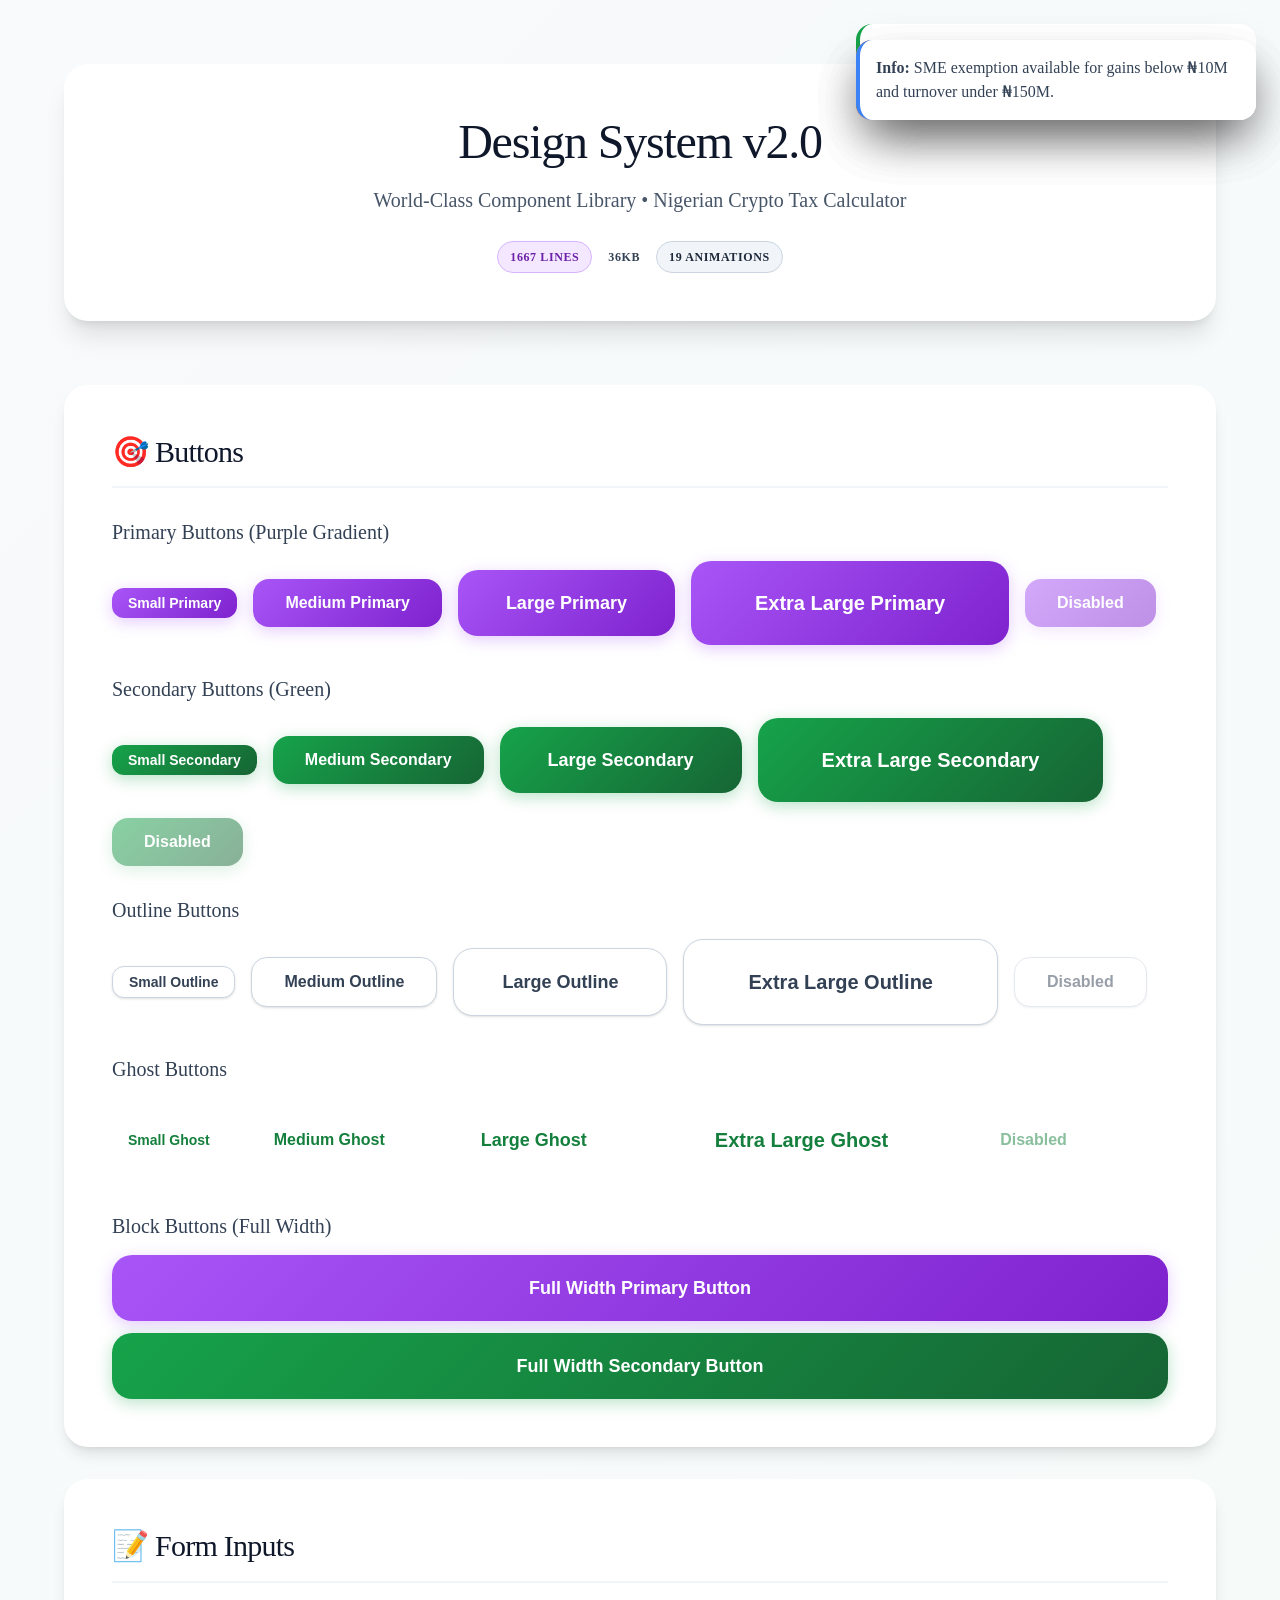
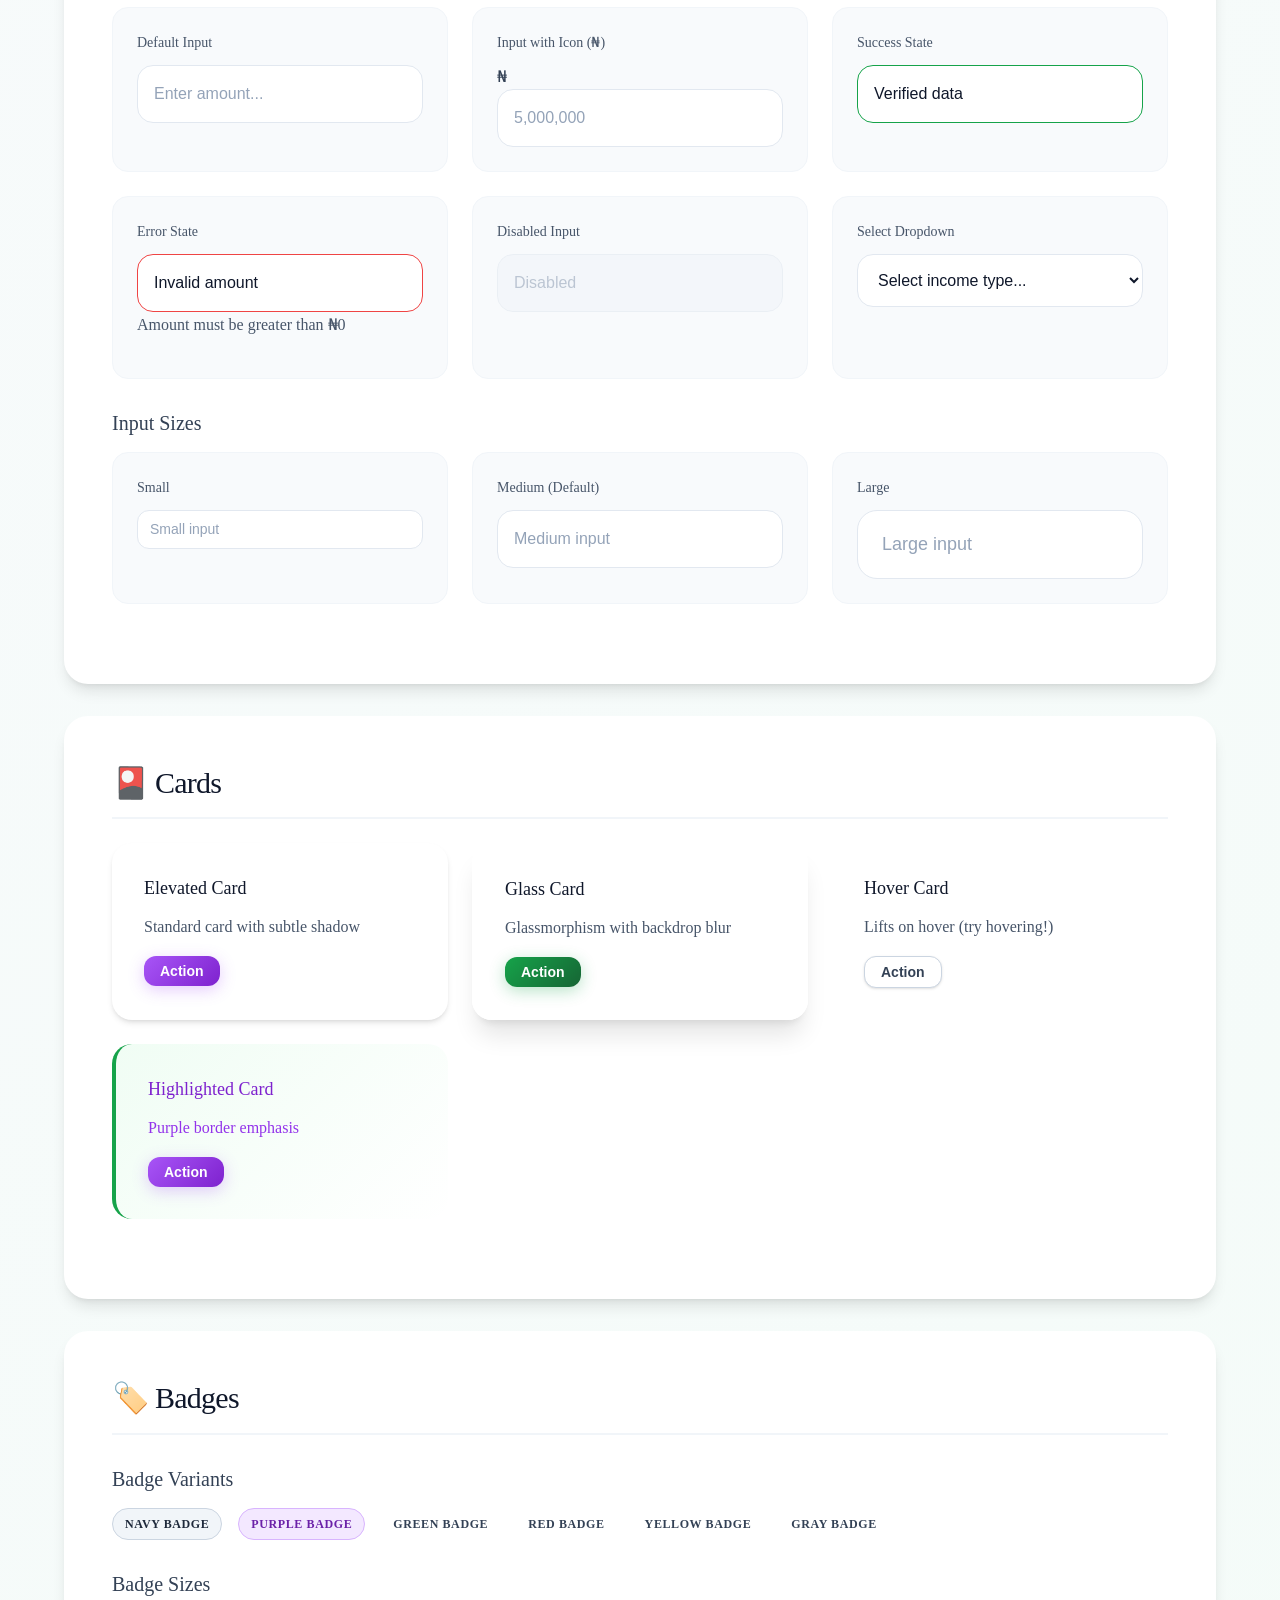
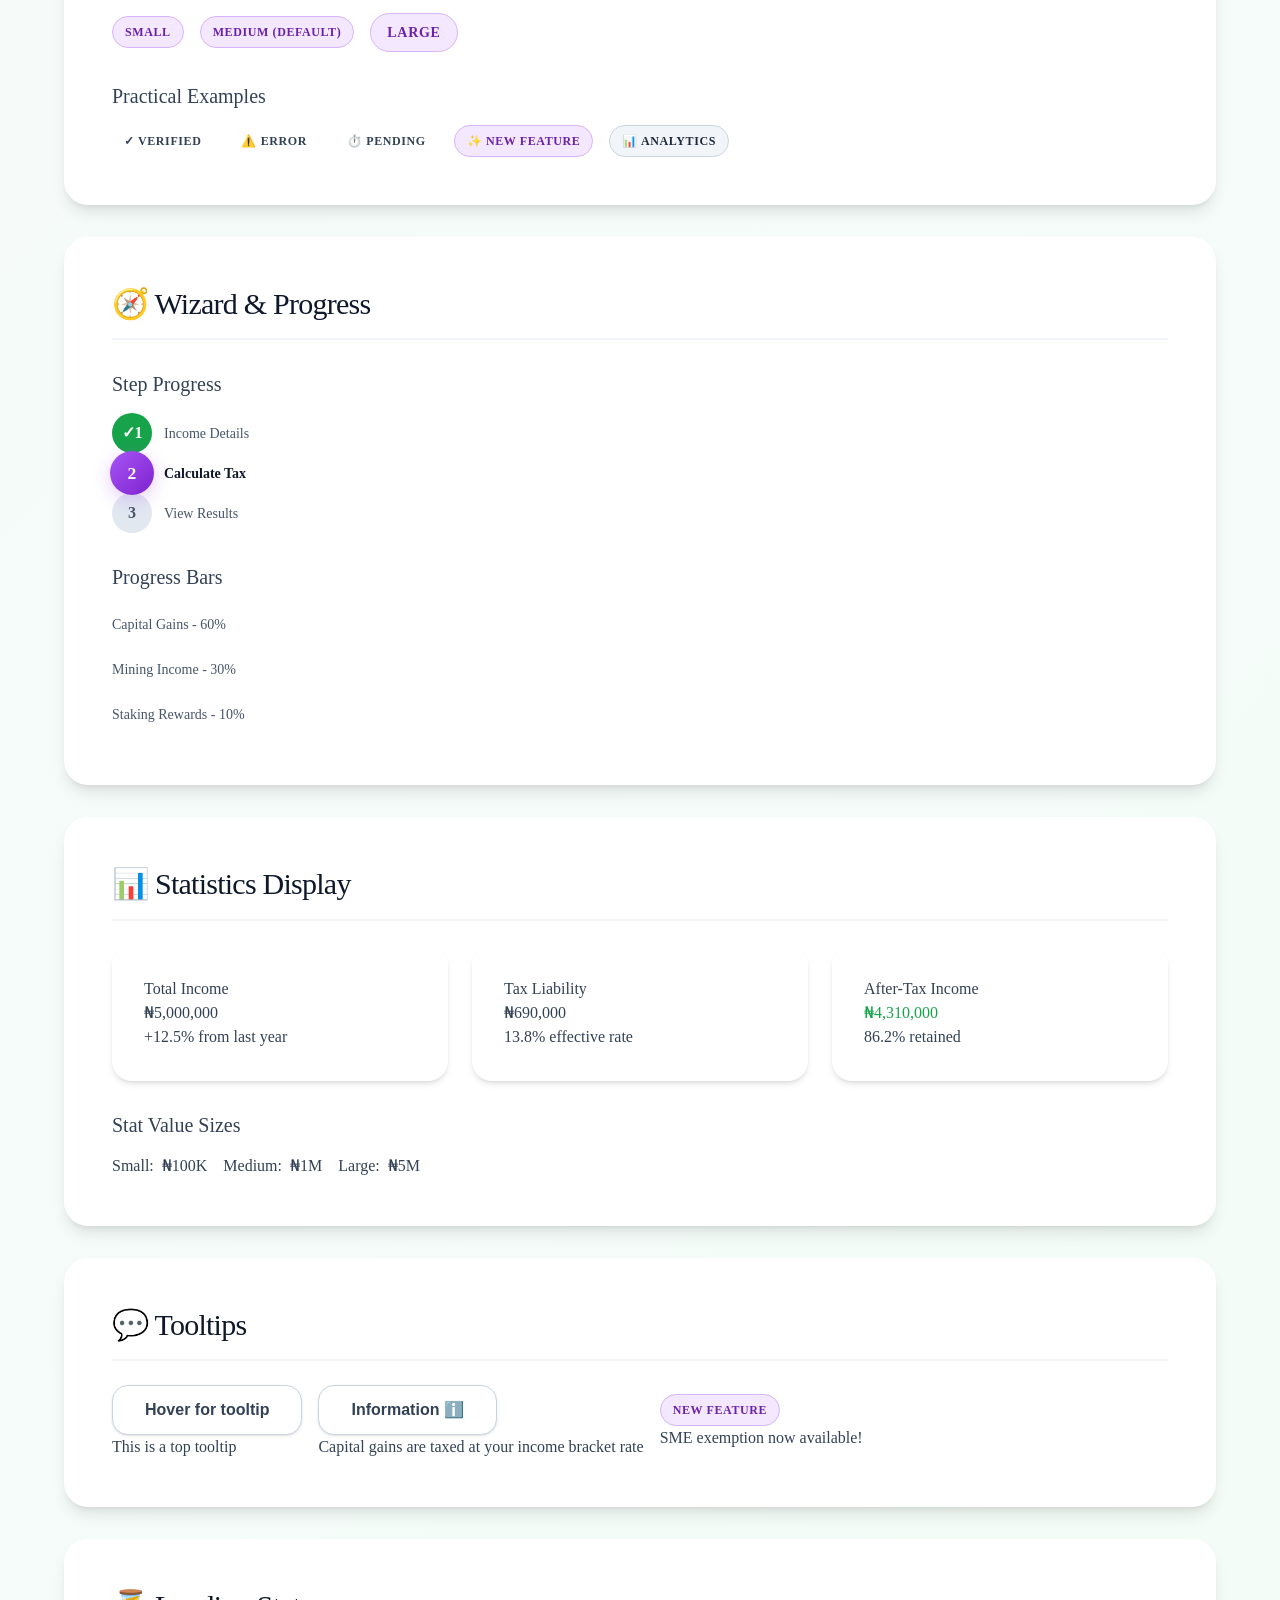
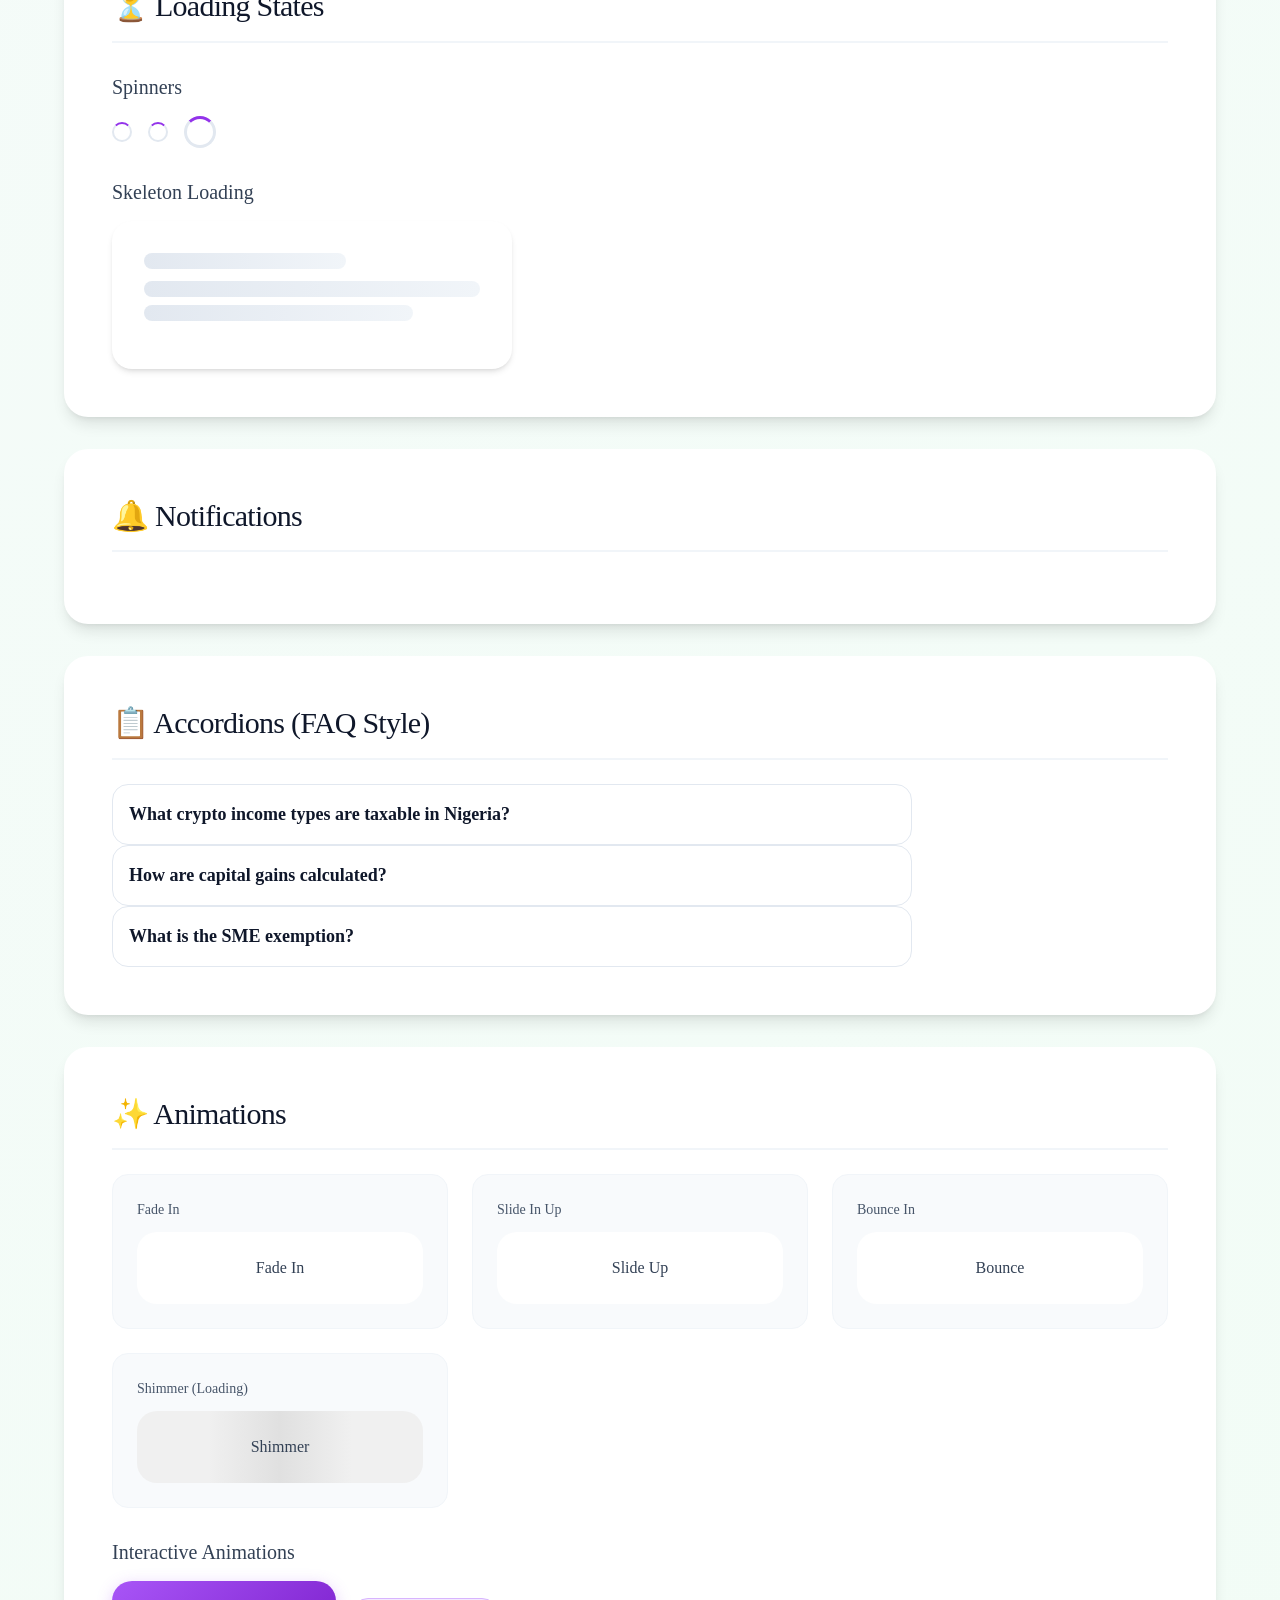
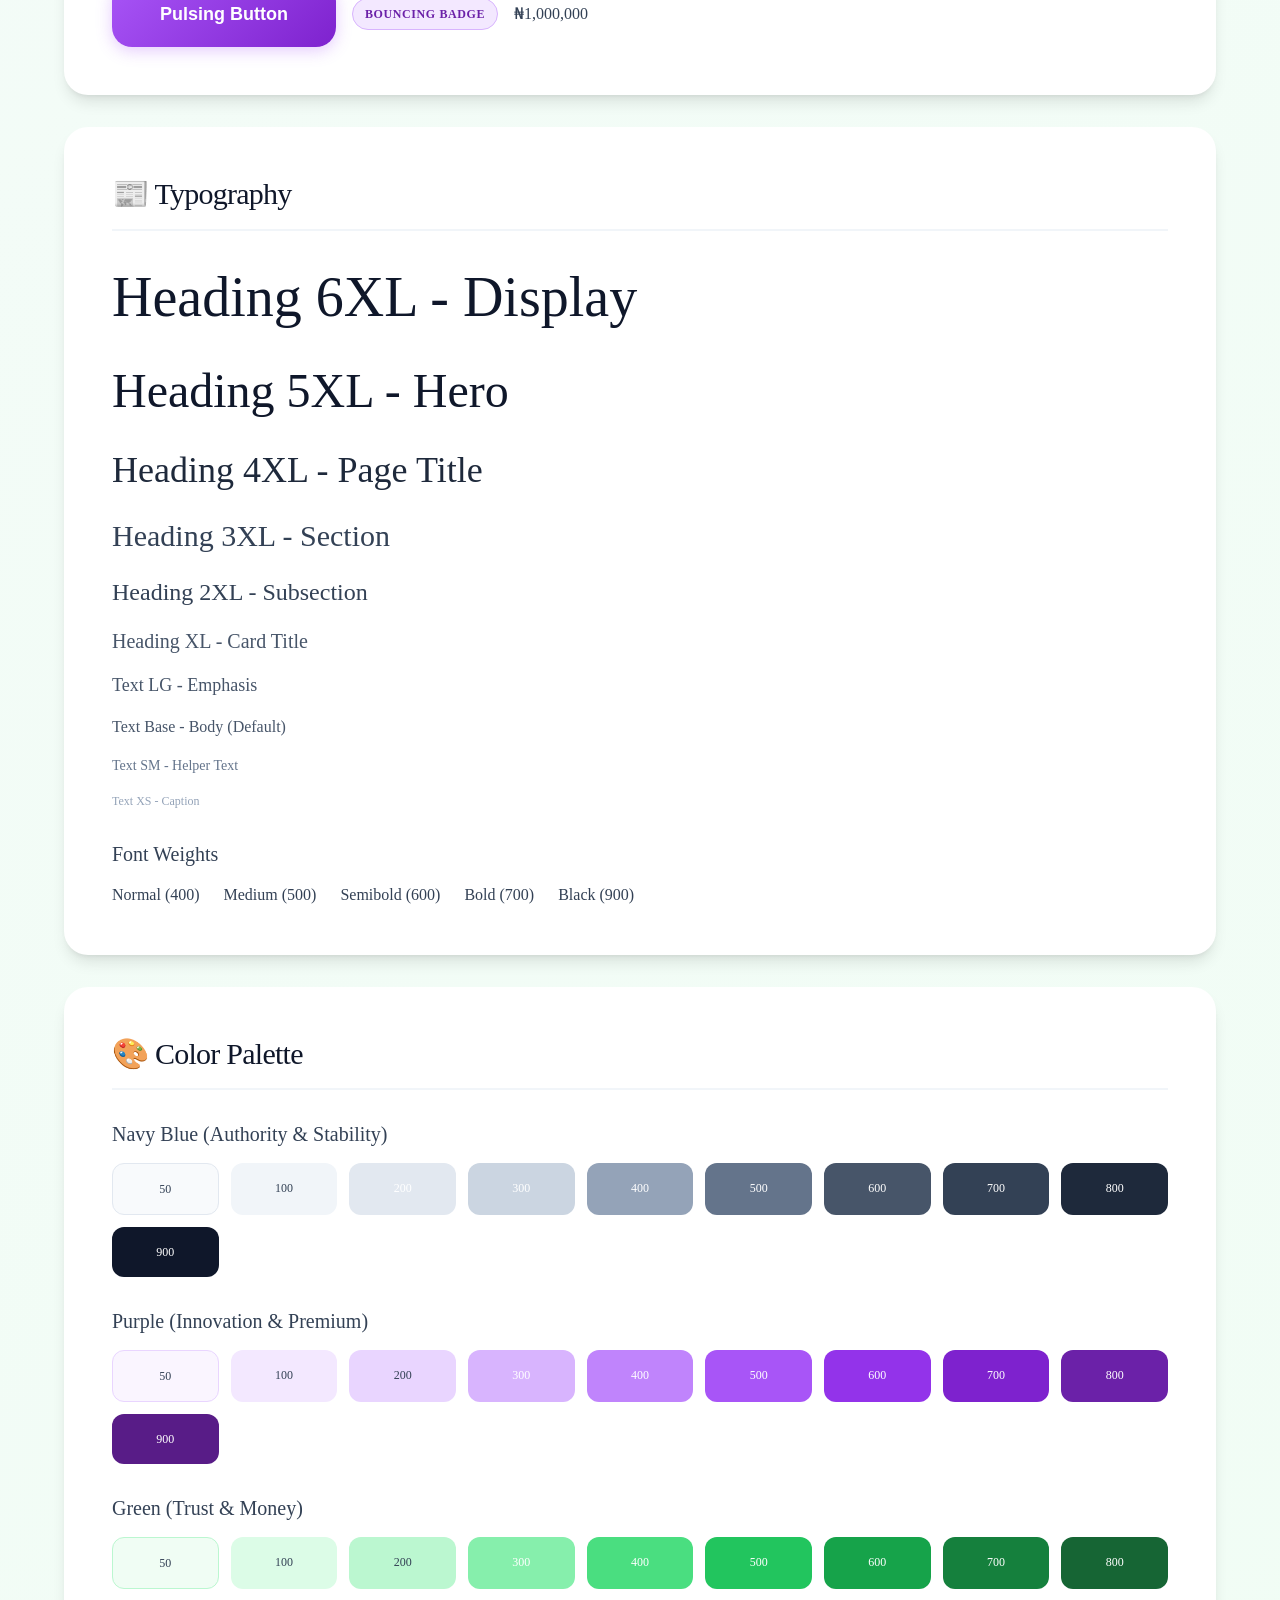
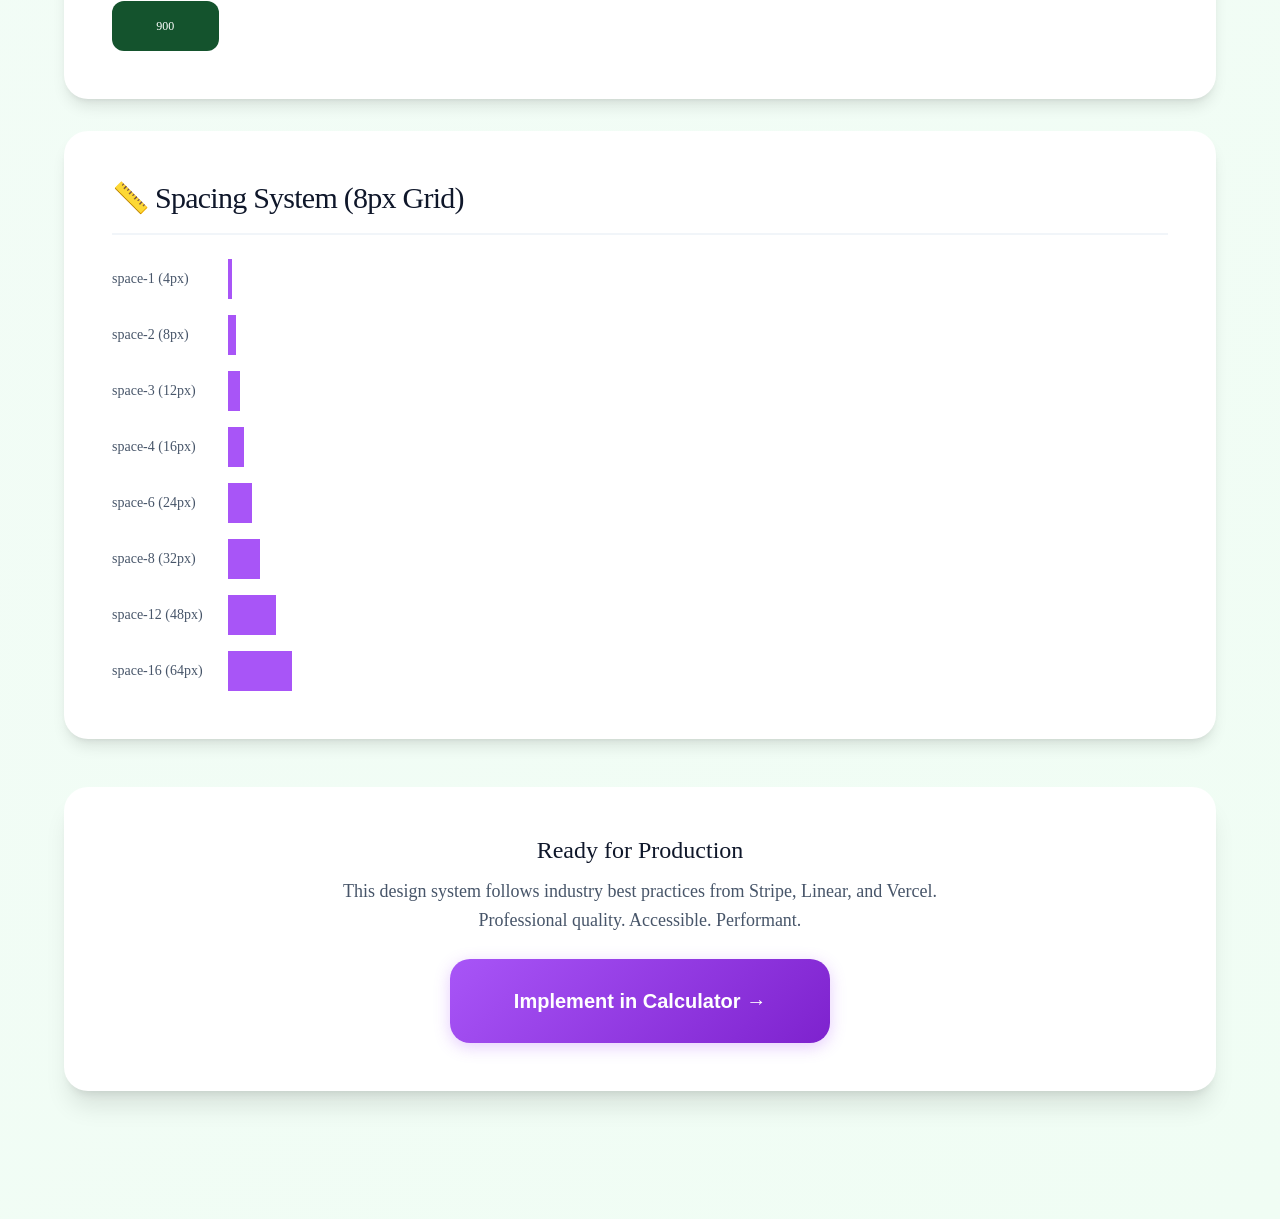
<file: component-showcase.html>
<!DOCTYPE html>
<html lang="en">
<head>
  <meta charset="UTF-8">
  <meta name="viewport" content="width=device-width, initial-scale=1.0">
  <title>Design System v2 - Component Showcase</title>
  <link rel="stylesheet" href="css/design-system-v2.css">
  <style>
    /* Showcase-specific styles */
    body {
      background: linear-gradient(135deg, var(--navy-50) 0%, var(--green-50) 100%);
      padding: var(--space-16);
      font-family: var(--font-body);
    }

    .showcase-container {
      max-width: 1400px;
      margin: 0 auto;
    }

    .showcase-header {
      text-align: center;
      margin-bottom: var(--space-16);
      padding: var(--space-12);
      background: white;
      border-radius: var(--radius-2xl);
      box-shadow: var(--shadow-xl);
    }

    .showcase-section {
      background: white;
      border-radius: var(--radius-2xl);
      padding: var(--space-12);
      margin-bottom: var(--space-8);
      box-shadow: var(--shadow-lg);
    }

    .showcase-section h2 {
      font-size: var(--text-3xl);
      font-weight: var(--font-bold);
      color: var(--navy-900);
      margin-bottom: var(--space-6);
      padding-bottom: var(--space-4);
      border-bottom: 2px solid var(--navy-100);
    }

    .showcase-section h3 {
      font-size: var(--text-xl);
      font-weight: var(--font-semibold);
      color: var(--navy-700);
      margin-top: var(--space-8);
      margin-bottom: var(--space-4);
    }

    .component-grid {
      display: grid;
      grid-template-columns: repeat(auto-fit, minmax(250px, 1fr));
      gap: var(--space-6);
      margin-bottom: var(--space-8);
    }

    .component-demo {
      padding: var(--space-6);
      background: var(--navy-50);
      border-radius: var(--radius-lg);
      border: 1px solid var(--navy-100);
    }

    .component-label {
      font-size: var(--text-sm);
      color: var(--navy-600);
      margin-bottom: var(--space-3);
      font-weight: var(--font-medium);
    }

    .flex-wrap {
      display: flex;
      flex-wrap: wrap;
      gap: var(--space-4);
      align-items: center;
    }

    .stat-demo {
      display: inline-flex;
      align-items: center;
      gap: var(--space-2);
    }
  </style>
</head>
<body>
  <div class="showcase-container">
    <!-- Header -->
    <div class="showcase-header animate-fade-in">
      <h1 style="font-size: var(--text-5xl); font-weight: var(--font-bold); color: var(--navy-900); margin-bottom: var(--space-3);">
        Design System v2.0
      </h1>
      <p style="font-size: var(--text-xl); color: var(--navy-600);">
        World-Class Component Library • Nigerian Crypto Tax Calculator
      </p>
      <div style="margin-top: var(--space-6);">
        <span class="badge badge-purple">1667 Lines</span>
        <span class="badge badge-green">36KB</span>
        <span class="badge badge-navy">19 Animations</span>
      </div>
    </div>

    <!-- Buttons Section -->
    <div class="showcase-section animate-fade-in-up" style="animation-delay: 0.1s;">
      <h2>🎯 Buttons</h2>

      <h3>Primary Buttons (Purple Gradient)</h3>
      <div class="flex-wrap">
        <button class="btn btn-primary btn-sm">Small Primary</button>
        <button class="btn btn-primary btn-md">Medium Primary</button>
        <button class="btn btn-primary btn-lg">Large Primary</button>
        <button class="btn btn-primary btn-xl">Extra Large Primary</button>
        <button class="btn btn-primary btn-md" disabled>Disabled</button>
      </div>

      <h3>Secondary Buttons (Green)</h3>
      <div class="flex-wrap">
        <button class="btn btn-secondary btn-sm">Small Secondary</button>
        <button class="btn btn-secondary btn-md">Medium Secondary</button>
        <button class="btn btn-secondary btn-lg">Large Secondary</button>
        <button class="btn btn-secondary btn-xl">Extra Large Secondary</button>
        <button class="btn btn-secondary btn-md" disabled>Disabled</button>
      </div>

      <h3>Outline Buttons</h3>
      <div class="flex-wrap">
        <button class="btn btn-outline btn-sm">Small Outline</button>
        <button class="btn btn-outline btn-md">Medium Outline</button>
        <button class="btn btn-outline btn-lg">Large Outline</button>
        <button class="btn btn-outline btn-xl">Extra Large Outline</button>
        <button class="btn btn-outline btn-md" disabled>Disabled</button>
      </div>

      <h3>Ghost Buttons</h3>
      <div class="flex-wrap">
        <button class="btn btn-ghost btn-sm">Small Ghost</button>
        <button class="btn btn-ghost btn-md">Medium Ghost</button>
        <button class="btn btn-ghost btn-lg">Large Ghost</button>
        <button class="btn btn-ghost btn-xl">Extra Large Ghost</button>
        <button class="btn btn-ghost btn-md" disabled>Disabled</button>
      </div>

      <h3>Block Buttons (Full Width)</h3>
      <button class="btn btn-primary btn-lg btn-block">Full Width Primary Button</button>
      <button class="btn btn-secondary btn-lg btn-block" style="margin-top: var(--space-3);">Full Width Secondary Button</button>
    </div>

    <!-- Inputs Section -->
    <div class="showcase-section animate-fade-in-up" style="animation-delay: 0.2s;">
      <h2>📝 Form Inputs</h2>

      <div class="component-grid">
        <div class="component-demo">
          <div class="component-label">Default Input</div>
          <input type="text" class="input" placeholder="Enter amount...">
        </div>

        <div class="component-demo">
          <div class="component-label">Input with Icon (₦)</div>
          <div class="input-group">
            <span class="input-icon-left">₦</span>
            <input type="number" class="input input-with-icon-left" placeholder="5,000,000">
          </div>
        </div>

        <div class="component-demo">
          <div class="component-label">Success State</div>
          <input type="text" class="input input-success" value="Verified data">
        </div>

        <div class="component-demo">
          <div class="component-label">Error State</div>
          <input type="text" class="input input-error" value="Invalid amount">
          <p class="input-error-message">Amount must be greater than ₦0</p>
        </div>

        <div class="component-demo">
          <div class="component-label">Disabled Input</div>
          <input type="text" class="input" placeholder="Disabled" disabled>
        </div>

        <div class="component-demo">
          <div class="component-label">Select Dropdown</div>
          <select class="input">
            <option>Select income type...</option>
            <option>Capital Gains</option>
            <option>Mining Income</option>
            <option>Staking Rewards</option>
          </select>
        </div>
      </div>

      <h3>Input Sizes</h3>
      <div class="component-grid">
        <div class="component-demo">
          <div class="component-label">Small</div>
          <input type="text" class="input input-sm" placeholder="Small input">
        </div>
        <div class="component-demo">
          <div class="component-label">Medium (Default)</div>
          <input type="text" class="input" placeholder="Medium input">
        </div>
        <div class="component-demo">
          <div class="component-label">Large</div>
          <input type="text" class="input input-lg" placeholder="Large input">
        </div>
      </div>
    </div>

    <!-- Cards Section -->
    <div class="showcase-section animate-fade-in-up" style="animation-delay: 0.3s;">
      <h2>🎴 Cards</h2>

      <div class="component-grid">
        <div class="card card-elevated">
          <div style="font-weight: var(--font-bold); font-size: var(--text-lg); margin-bottom: var(--space-3); color: var(--navy-900);">
            Elevated Card
          </div>
          <p style="color: var(--navy-600); margin-bottom: var(--space-4);">
            Standard card with subtle shadow
          </p>
          <button class="btn btn-primary btn-sm">Action</button>
        </div>

        <div class="card card-glass">
          <div style="font-weight: var(--font-bold); font-size: var(--text-lg); margin-bottom: var(--space-3); color: var(--navy-900);">
            Glass Card
          </div>
          <p style="color: var(--navy-600); margin-bottom: var(--space-4);">
            Glassmorphism with backdrop blur
          </p>
          <button class="btn btn-secondary btn-sm">Action</button>
        </div>

        <div class="card card-hover">
          <div style="font-weight: var(--font-bold); font-size: var(--text-lg); margin-bottom: var(--space-3); color: var(--navy-900);">
            Hover Card
          </div>
          <p style="color: var(--navy-600); margin-bottom: var(--space-4);">
            Lifts on hover (try hovering!)
          </p>
          <button class="btn btn-outline btn-sm">Action</button>
        </div>

        <div class="card card-highlighted">
          <div style="font-weight: var(--font-bold); font-size: var(--text-lg); margin-bottom: var(--space-3); color: var(--purple-700);">
            Highlighted Card
          </div>
          <p style="color: var(--purple-600); margin-bottom: var(--space-4);">
            Purple border emphasis
          </p>
          <button class="btn btn-primary btn-sm">Action</button>
        </div>
      </div>
    </div>

    <!-- Badges Section -->
    <div class="showcase-section animate-fade-in-up" style="animation-delay: 0.4s;">
      <h2>🏷️ Badges</h2>

      <h3>Badge Variants</h3>
      <div class="flex-wrap">
        <span class="badge badge-navy">Navy Badge</span>
        <span class="badge badge-purple">Purple Badge</span>
        <span class="badge badge-green">Green Badge</span>
        <span class="badge badge-red">Red Badge</span>
        <span class="badge badge-yellow">Yellow Badge</span>
        <span class="badge badge-gray">Gray Badge</span>
      </div>

      <h3>Badge Sizes</h3>
      <div class="flex-wrap" style="align-items: center;">
        <span class="badge badge-purple badge-sm">Small</span>
        <span class="badge badge-purple">Medium (Default)</span>
        <span class="badge badge-purple badge-lg">Large</span>
      </div>

      <h3>Practical Examples</h3>
      <div class="flex-wrap">
        <span class="badge badge-green">✓ Verified</span>
        <span class="badge badge-red">⚠️ Error</span>
        <span class="badge badge-yellow">⏱️ Pending</span>
        <span class="badge badge-purple">✨ New Feature</span>
        <span class="badge badge-navy">📊 Analytics</span>
      </div>
    </div>

    <!-- Wizard/Progress Section -->
    <div class="showcase-section animate-fade-in-up" style="animation-delay: 0.5s;">
      <h2>🧭 Wizard & Progress</h2>

      <h3>Step Progress</h3>
      <div class="wizard">
        <div class="wizard-step completed">
          <div class="wizard-step-number">1</div>
          <div class="wizard-step-label">Income Details</div>
        </div>
        <div class="wizard-step-connector completed"></div>

        <div class="wizard-step active">
          <div class="wizard-step-number">2</div>
          <div class="wizard-step-label">Calculate Tax</div>
        </div>
        <div class="wizard-step-connector"></div>

        <div class="wizard-step">
          <div class="wizard-step-number">3</div>
          <div class="wizard-step-label">View Results</div>
        </div>
      </div>

      <h3>Progress Bars</h3>
      <div style="margin-top: var(--space-6);">
        <div class="component-label">Capital Gains - 60%</div>
        <div class="progress">
          <div class="progress-bar" style="width: 60%; background: var(--gradient-purple);"></div>
        </div>
      </div>

      <div style="margin-top: var(--space-6);">
        <div class="component-label">Mining Income - 30%</div>
        <div class="progress">
          <div class="progress-bar" style="width: 30%; background: var(--gradient-green);"></div>
        </div>
      </div>

      <div style="margin-top: var(--space-6);">
        <div class="component-label">Staking Rewards - 10%</div>
        <div class="progress">
          <div class="progress-bar" style="width: 10%; background: var(--gradient-navy);"></div>
        </div>
      </div>
    </div>

    <!-- Stats Section -->
    <div class="showcase-section animate-fade-in-up" style="animation-delay: 0.6s;">
      <h2>📊 Statistics Display</h2>

      <div class="component-grid">
        <div class="card card-elevated">
          <div class="stat-label">Total Income</div>
          <div class="stat-value stat-value-large">₦5,000,000</div>
          <div class="stat-change stat-change-positive">+12.5% from last year</div>
        </div>

        <div class="card card-elevated">
          <div class="stat-label">Tax Liability</div>
          <div class="stat-value stat-value-large text-red-600">₦690,000</div>
          <div class="stat-change stat-change-negative">13.8% effective rate</div>
        </div>

        <div class="card card-elevated">
          <div class="stat-label">After-Tax Income</div>
          <div class="stat-value stat-value-large text-green-600">₦4,310,000</div>
          <div class="stat-change stat-change-positive">86.2% retained</div>
        </div>
      </div>

      <h3>Stat Value Sizes</h3>
      <div class="flex-wrap" style="align-items: baseline;">
        <div class="stat-demo">
          <span class="stat-label">Small:</span>
          <span class="stat-value">₦100K</span>
        </div>
        <div class="stat-demo">
          <span class="stat-label">Medium:</span>
          <span class="stat-value stat-value-medium">₦1M</span>
        </div>
        <div class="stat-demo">
          <span class="stat-label">Large:</span>
          <span class="stat-value stat-value-large">₦5M</span>
        </div>
      </div>
    </div>

    <!-- Tooltips Section -->
    <div class="showcase-section animate-fade-in-up" style="animation-delay: 0.7s;">
      <h2>💬 Tooltips</h2>

      <div class="flex-wrap">
        <div class="tooltip-wrapper">
          <button class="btn btn-outline btn-md">Hover for tooltip</button>
          <div class="tooltip tooltip-top">This is a top tooltip</div>
        </div>

        <div class="tooltip-wrapper">
          <button class="btn btn-outline btn-md">Information ℹ️</button>
          <div class="tooltip tooltip-bottom">Capital gains are taxed at your income bracket rate</div>
        </div>

        <div class="tooltip-wrapper">
          <span class="badge badge-purple">New Feature</span>
          <div class="tooltip tooltip-top">SME exemption now available!</div>
        </div>
      </div>
    </div>

    <!-- Loading States Section -->
    <div class="showcase-section animate-fade-in-up" style="animation-delay: 0.8s;">
      <h2>⏳ Loading States</h2>

      <h3>Spinners</h3>
      <div class="flex-wrap">
        <div class="spinner spinner-sm"></div>
        <div class="spinner"></div>
        <div class="spinner spinner-lg"></div>
      </div>

      <h3>Skeleton Loading</h3>
      <div class="card card-elevated" style="max-width: 400px;">
        <div class="skeleton skeleton-text" style="width: 60%; margin-bottom: var(--space-3);"></div>
        <div class="skeleton skeleton-text" style="width: 100%; margin-bottom: var(--space-2);"></div>
        <div class="skeleton skeleton-text" style="width: 80%; margin-bottom: var(--space-4);"></div>
        <div class="skeleton skeleton-button"></div>
      </div>
    </div>

    <!-- Notifications Section -->
    <div class="showcase-section animate-fade-in-up" style="animation-delay: 0.9s;">
      <h2>🔔 Notifications</h2>

      <div style="max-width: 600px;">
        <div class="notification notification-success">
          <strong>Success!</strong> Your tax calculation has been completed successfully.
        </div>

        <div class="notification notification-error" style="margin-top: var(--space-4);">
          <strong>Error!</strong> Please enter a valid income amount greater than ₦0.
        </div>

        <div class="notification notification-warning" style="margin-top: var(--space-4);">
          <strong>Warning!</strong> This calculation uses 2025 tax rates. Verify current rates with FIRS.
        </div>

        <div class="notification notification-info" style="margin-top: var(--space-4);">
          <strong>Info:</strong> SME exemption available for gains below ₦10M and turnover under ₦150M.
        </div>
      </div>
    </div>

    <!-- Accordion Section -->
    <div class="showcase-section animate-fade-in-up" style="animation-delay: 1s;">
      <h2>📋 Accordions (FAQ Style)</h2>

      <div style="max-width: 800px;">
        <div class="accordion">
          <div class="accordion-header">
            What crypto income types are taxable in Nigeria?
          </div>
          <div class="accordion-content">
            All crypto income is taxable including capital gains, mining income, staking rewards, airdrops, and business revenue from crypto activities.
          </div>
        </div>

        <div class="accordion">
          <div class="accordion-header">
            How are capital gains calculated?
          </div>
          <div class="accordion-content">
            Capital gains = Selling price - Purchase price (original cost basis). This applies when you sell, trade, or spend cryptocurrency.
          </div>
        </div>

        <div class="accordion">
          <div class="accordion-header">
            What is the SME exemption?
          </div>
          <div class="accordion-content">
            Small and Medium Enterprises (SMEs) with capital gains below ₦10M and annual turnover under ₦150M are exempt from capital gains tax.
          </div>
        </div>
      </div>
    </div>

    <!-- Animations Section -->
    <div class="showcase-section animate-fade-in-up" style="animation-delay: 1.1s;">
      <h2>✨ Animations</h2>

      <div class="component-grid">
        <div class="component-demo">
          <div class="component-label">Fade In</div>
          <div class="card animate-fade-in" style="text-align: center; padding: var(--space-6);">
            Fade In
          </div>
        </div>

        <div class="component-demo">
          <div class="component-label">Slide In Up</div>
          <div class="card animate-slide-in-up" style="text-align: center; padding: var(--space-6);">
            Slide Up
          </div>
        </div>

        <div class="component-demo">
          <div class="component-label">Bounce In</div>
          <div class="card animate-bounce-in" style="text-align: center; padding: var(--space-6);">
            Bounce
          </div>
        </div>

        <div class="component-demo">
          <div class="component-label">Shimmer (Loading)</div>
          <div class="card animate-shimmer" style="text-align: center; padding: var(--space-6); background: linear-gradient(90deg, #f0f0f0 25%, #e0e0e0 50%, #f0f0f0 75%);">
            Shimmer
          </div>
        </div>
      </div>

      <h3>Interactive Animations</h3>
      <div class="flex-wrap">
        <button class="btn btn-primary btn-lg animate-pulse">Pulsing Button</button>
        <div class="badge badge-purple animate-bounce">Bouncing Badge</div>
        <div class="stat-value stat-value-large animate-count-up">₦1,000,000</div>
      </div>
    </div>

    <!-- Typography Section -->
    <div class="showcase-section animate-fade-in-up" style="animation-delay: 1.2s;">
      <h2>📰 Typography</h2>

      <div style="font-size: var(--text-6xl); font-weight: var(--font-bold); color: var(--navy-900); margin-bottom: var(--space-4);">
        Heading 6XL - Display
      </div>
      <div style="font-size: var(--text-5xl); font-weight: var(--font-bold); color: var(--navy-900); margin-bottom: var(--space-4);">
        Heading 5XL - Hero
      </div>
      <div style="font-size: var(--text-4xl); font-weight: var(--font-bold); color: var(--navy-800); margin-bottom: var(--space-4);">
        Heading 4XL - Page Title
      </div>
      <div style="font-size: var(--text-3xl); font-weight: var(--font-semibold); color: var(--navy-700); margin-bottom: var(--space-4);">
        Heading 3XL - Section
      </div>
      <div style="font-size: var(--text-2xl); font-weight: var(--font-semibold); color: var(--navy-700); margin-bottom: var(--space-4);">
        Heading 2XL - Subsection
      </div>
      <div style="font-size: var(--text-xl); font-weight: var(--font-medium); color: var(--navy-600); margin-bottom: var(--space-4);">
        Heading XL - Card Title
      </div>
      <div style="font-size: var(--text-lg); font-weight: var(--font-medium); color: var(--navy-600); margin-bottom: var(--space-4);">
        Text LG - Emphasis
      </div>
      <div style="font-size: var(--text-base); color: var(--navy-600); margin-bottom: var(--space-4);">
        Text Base - Body (Default)
      </div>
      <div style="font-size: var(--text-sm); color: var(--navy-500); margin-bottom: var(--space-4);">
        Text SM - Helper Text
      </div>
      <div style="font-size: var(--text-xs); color: var(--navy-400);">
        Text XS - Caption
      </div>

      <h3 style="margin-top: var(--space-8);">Font Weights</h3>
      <div class="flex-wrap" style="gap: var(--space-6);">
        <div style="font-weight: var(--font-normal);">Normal (400)</div>
        <div style="font-weight: var(--font-medium);">Medium (500)</div>
        <div style="font-weight: var(--font-semibold);">Semibold (600)</div>
        <div style="font-weight: var(--font-bold);">Bold (700)</div>
        <div style="font-weight: var(--font-black);">Black (900)</div>
      </div>
    </div>

    <!-- Color Palette Section -->
    <div class="showcase-section animate-fade-in-up" style="animation-delay: 1.3s;">
      <h2>🎨 Color Palette</h2>

      <h3>Navy Blue (Authority & Stability)</h3>
      <div style="display: grid; grid-template-columns: repeat(auto-fit, minmax(100px, 1fr)); gap: var(--space-3);">
        <div style="background: var(--navy-50); padding: var(--space-4); text-align: center; border-radius: var(--radius-md); border: 1px solid var(--navy-200);">
          <div style="font-size: var(--text-xs); font-weight: var(--font-medium);">50</div>
        </div>
        <div style="background: var(--navy-100); padding: var(--space-4); text-align: center; border-radius: var(--radius-md);">
          <div style="font-size: var(--text-xs); font-weight: var(--font-medium);">100</div>
        </div>
        <div style="background: var(--navy-200); padding: var(--space-4); text-align: center; border-radius: var(--radius-md); color: white;">
          <div style="font-size: var(--text-xs); font-weight: var(--font-medium);">200</div>
        </div>
        <div style="background: var(--navy-300); padding: var(--space-4); text-align: center; border-radius: var(--radius-md); color: white;">
          <div style="font-size: var(--text-xs); font-weight: var(--font-medium);">300</div>
        </div>
        <div style="background: var(--navy-400); padding: var(--space-4); text-align: center; border-radius: var(--radius-md); color: white;">
          <div style="font-size: var(--text-xs); font-weight: var(--font-medium);">400</div>
        </div>
        <div style="background: var(--navy-500); padding: var(--space-4); text-align: center; border-radius: var(--radius-md); color: white;">
          <div style="font-size: var(--text-xs); font-weight: var(--font-medium);">500</div>
        </div>
        <div style="background: var(--navy-600); padding: var(--space-4); text-align: center; border-radius: var(--radius-md); color: white;">
          <div style="font-size: var(--text-xs); font-weight: var(--font-medium);">600</div>
        </div>
        <div style="background: var(--navy-700); padding: var(--space-4); text-align: center; border-radius: var(--radius-md); color: white;">
          <div style="font-size: var(--text-xs); font-weight: var(--font-medium);">700</div>
        </div>
        <div style="background: var(--navy-800); padding: var(--space-4); text-align: center; border-radius: var(--radius-md); color: white;">
          <div style="font-size: var(--text-xs); font-weight: var(--font-medium);">800</div>
        </div>
        <div style="background: var(--navy-900); padding: var(--space-4); text-align: center; border-radius: var(--radius-md); color: white;">
          <div style="font-size: var(--text-xs); font-weight: var(--font-medium);">900</div>
        </div>
      </div>

      <h3>Purple (Innovation & Premium)</h3>
      <div style="display: grid; grid-template-columns: repeat(auto-fit, minmax(100px, 1fr)); gap: var(--space-3);">
        <div style="background: var(--purple-50); padding: var(--space-4); text-align: center; border-radius: var(--radius-md); border: 1px solid var(--purple-200);">
          <div style="font-size: var(--text-xs); font-weight: var(--font-medium);">50</div>
        </div>
        <div style="background: var(--purple-100); padding: var(--space-4); text-align: center; border-radius: var(--radius-md);">
          <div style="font-size: var(--text-xs); font-weight: var(--font-medium);">100</div>
        </div>
        <div style="background: var(--purple-200); padding: var(--space-4); text-align: center; border-radius: var(--radius-md);">
          <div style="font-size: var(--text-xs); font-weight: var(--font-medium);">200</div>
        </div>
        <div style="background: var(--purple-300); padding: var(--space-4); text-align: center; border-radius: var(--radius-md); color: white;">
          <div style="font-size: var(--text-xs); font-weight: var(--font-medium);">300</div>
        </div>
        <div style="background: var(--purple-400); padding: var(--space-4); text-align: center; border-radius: var(--radius-md); color: white;">
          <div style="font-size: var(--text-xs); font-weight: var(--font-medium);">400</div>
        </div>
        <div style="background: var(--purple-500); padding: var(--space-4); text-align: center; border-radius: var(--radius-md); color: white;">
          <div style="font-size: var(--text-xs); font-weight: var(--font-medium);">500</div>
        </div>
        <div style="background: var(--purple-600); padding: var(--space-4); text-align: center; border-radius: var(--radius-md); color: white;">
          <div style="font-size: var(--text-xs); font-weight: var(--font-medium);">600</div>
        </div>
        <div style="background: var(--purple-700); padding: var(--space-4); text-align: center; border-radius: var(--radius-md); color: white;">
          <div style="font-size: var(--text-xs); font-weight: var(--font-medium);">700</div>
        </div>
        <div style="background: var(--purple-800); padding: var(--space-4); text-align: center; border-radius: var(--radius-md); color: white;">
          <div style="font-size: var(--text-xs); font-weight: var(--font-medium);">800</div>
        </div>
        <div style="background: var(--purple-900); padding: var(--space-4); text-align: center; border-radius: var(--radius-md); color: white;">
          <div style="font-size: var(--text-xs); font-weight: var(--font-medium);">900</div>
        </div>
      </div>

      <h3>Green (Trust & Money)</h3>
      <div style="display: grid; grid-template-columns: repeat(auto-fit, minmax(100px, 1fr)); gap: var(--space-3);">
        <div style="background: var(--green-50); padding: var(--space-4); text-align: center; border-radius: var(--radius-md); border: 1px solid var(--green-200);">
          <div style="font-size: var(--text-xs); font-weight: var(--font-medium);">50</div>
        </div>
        <div style="background: var(--green-100); padding: var(--space-4); text-align: center; border-radius: var(--radius-md);">
          <div style="font-size: var(--text-xs); font-weight: var(--font-medium);">100</div>
        </div>
        <div style="background: var(--green-200); padding: var(--space-4); text-align: center; border-radius: var(--radius-md);">
          <div style="font-size: var(--text-xs); font-weight: var(--font-medium);">200</div>
        </div>
        <div style="background: var(--green-300); padding: var(--space-4); text-align: center; border-radius: var(--radius-md); color: white;">
          <div style="font-size: var(--text-xs); font-weight: var(--font-medium);">300</div>
        </div>
        <div style="background: var(--green-400); padding: var(--space-4); text-align: center; border-radius: var(--radius-md); color: white;">
          <div style="font-size: var(--text-xs); font-weight: var(--font-medium);">400</div>
        </div>
        <div style="background: var(--green-500); padding: var(--space-4); text-align: center; border-radius: var(--radius-md); color: white;">
          <div style="font-size: var(--text-xs); font-weight: var(--font-medium);">500</div>
        </div>
        <div style="background: var(--green-600); padding: var(--space-4); text-align: center; border-radius: var(--radius-md); color: white;">
          <div style="font-size: var(--text-xs); font-weight: var(--font-medium);">600</div>
        </div>
        <div style="background: var(--green-700); padding: var(--space-4); text-align: center; border-radius: var(--radius-md); color: white;">
          <div style="font-size: var(--text-xs); font-weight: var(--font-medium);">700</div>
        </div>
        <div style="background: var(--green-800); padding: var(--space-4); text-align: center; border-radius: var(--radius-md); color: white;">
          <div style="font-size: var(--text-xs); font-weight: var(--font-medium);">800</div>
        </div>
        <div style="background: var(--green-900); padding: var(--space-4); text-align: center; border-radius: var(--radius-md); color: white;">
          <div style="font-size: var(--text-xs); font-weight: var(--font-medium);">900</div>
        </div>
      </div>
    </div>

    <!-- Spacing System Section -->
    <div class="showcase-section animate-fade-in-up" style="animation-delay: 1.4s;">
      <h2>📏 Spacing System (8px Grid)</h2>

      <div style="display: grid; gap: var(--space-4);">
        <div style="display: flex; align-items: center; gap: var(--space-4);">
          <div style="width: 100px; font-size: var(--text-sm); color: var(--navy-600);">space-1 (4px)</div>
          <div style="background: var(--purple-500); height: 40px; width: var(--space-1);"></div>
        </div>
        <div style="display: flex; align-items: center; gap: var(--space-4);">
          <div style="width: 100px; font-size: var(--text-sm); color: var(--navy-600);">space-2 (8px)</div>
          <div style="background: var(--purple-500); height: 40px; width: var(--space-2);"></div>
        </div>
        <div style="display: flex; align-items: center; gap: var(--space-4);">
          <div style="width: 100px; font-size: var(--text-sm); color: var(--navy-600);">space-3 (12px)</div>
          <div style="background: var(--purple-500); height: 40px; width: var(--space-3);"></div>
        </div>
        <div style="display: flex; align-items: center; gap: var(--space-4);">
          <div style="width: 100px; font-size: var(--text-sm); color: var(--navy-600);">space-4 (16px)</div>
          <div style="background: var(--purple-500); height: 40px; width: var(--space-4);"></div>
        </div>
        <div style="display: flex; align-items: center; gap: var(--space-4);">
          <div style="width: 100px; font-size: var(--text-sm); color: var(--navy-600);">space-6 (24px)</div>
          <div style="background: var(--purple-500); height: 40px; width: var(--space-6);"></div>
        </div>
        <div style="display: flex; align-items: center; gap: var(--space-4);">
          <div style="width: 100px; font-size: var(--text-sm); color: var(--navy-600);">space-8 (32px)</div>
          <div style="background: var(--purple-500); height: 40px; width: var(--space-8);"></div>
        </div>
        <div style="display: flex; align-items: center; gap: var(--space-4);">
          <div style="width: 100px; font-size: var(--text-sm); color: var(--navy-600);">space-12 (48px)</div>
          <div style="background: var(--purple-500); height: 40px; width: var(--space-12);"></div>
        </div>
        <div style="display: flex; align-items: center; gap: var(--space-4);">
          <div style="width: 100px; font-size: var(--text-sm); color: var(--navy-600);">space-16 (64px)</div>
          <div style="background: var(--purple-500); height: 40px; width: var(--space-16);"></div>
        </div>
      </div>
    </div>

    <!-- Footer -->
    <div class="showcase-header animate-fade-in" style="margin-top: var(--space-12);">
      <h3 style="font-size: var(--text-2xl); font-weight: var(--font-bold); color: var(--navy-900); margin-bottom: var(--space-3);">
        Ready for Production
      </h3>
      <p style="font-size: var(--text-lg); color: var(--navy-600); margin-bottom: var(--space-6);">
        This design system follows industry best practices from Stripe, Linear, and Vercel.
        <br>Professional quality. Accessible. Performant.
      </p>
      <div style="margin-top: var(--space-6);">
        <button class="btn btn-primary btn-xl">Implement in Calculator →</button>
      </div>
    </div>
  </div>

  <script>
    // Add interactive behavior to accordions
    document.querySelectorAll('.accordion-header').forEach(header => {
      header.addEventListener('click', () => {
        const accordion = header.parentElement;
        const content = accordion.querySelector('.accordion-content');
        const isOpen = accordion.classList.contains('active');

        // Close all accordions
        document.querySelectorAll('.accordion').forEach(acc => {
          acc.classList.remove('active');
          acc.querySelector('.accordion-content').style.maxHeight = null;
        });

        // Toggle current accordion
        if (!isOpen) {
          accordion.classList.add('active');
          content.style.maxHeight = content.scrollHeight + 'px';
        }
      });
    });

    // Add count-up animation to stat values
    const observerOptions = {
      threshold: 0.5,
      rootMargin: '0px'
    };

    const countUpObserver = new IntersectionObserver((entries) => {
      entries.forEach(entry => {
        if (entry.isIntersecting && !entry.target.classList.contains('counted')) {
          entry.target.classList.add('counted');
          // Count-up animation would go here if needed
        }
      });
    }, observerOptions);

    document.querySelectorAll('.animate-count-up').forEach(el => {
      countUpObserver.observe(el);
    });
  </script>
</body>
</html>
</file>
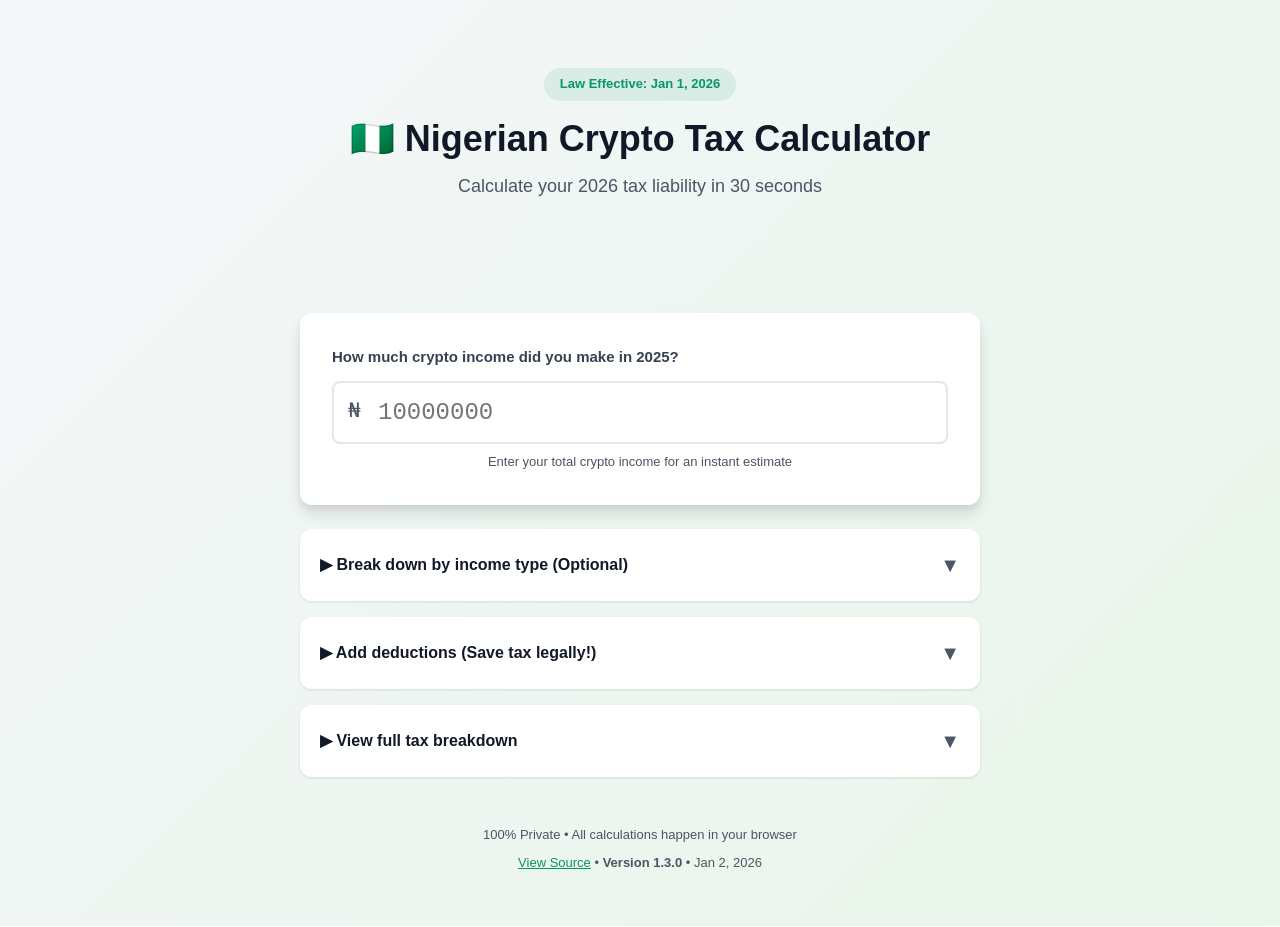
<file: index-hero-draft.html>
<!DOCTYPE html>
<html lang="en">
<head>
    <meta charset="UTF-8">
    <meta name="viewport" content="width=device-width, initial-scale=1.0">
    <title>Nigerian Crypto Tax Calculator 2026 | Calculate Your Tax in 30 Seconds</title>
    <meta name="description" content="Calculate your Nigerian cryptocurrency tax in 30 seconds. Free, accurate, 100% private. Based on Nigeria Tax Act 2026.">

    <!-- Content Security Policy -->
    <meta http-equiv="Content-Security-Policy"
          content="default-src 'self';
                   script-src 'self' 'unsafe-inline' https://plausible.io;
                   style-src 'self' 'unsafe-inline';
                   img-src 'self' data:;
                   connect-src https://plausible.io;
                   font-src 'self';
                   frame-ancestors 'none';
                   base-uri 'self';
                   form-action 'none';">

    <!-- Plausible Analytics -->
    <script defer data-domain="nigerian-crypto-tax-calc.netlify.app" src="https://plausible.io/js/script.js"></script>

    <style>
        /* Hero Layout Design System */
        :root {
            --primary: #059669;
            --primary-dark: #047857;
            --primary-light: #10b981;
            --gray-50: #F9FAFB;
            --gray-100: #F3F4F6;
            --gray-200: #E5E7EB;
            --gray-600: #4B5563;
            --gray-700: #374151;
            --gray-900: #111827;
            --font-sans: 'Inter', -apple-system, BlinkMacSystemFont, sans-serif;
            --font-mono: 'SF Mono', Monaco, 'Cascadia Code', monospace;
        }

        * {
            margin: 0;
            padding: 0;
            box-sizing: border-box;
        }

        body {
            font-family: var(--font-sans);
            background: linear-gradient(135deg, #f5f7fa 0%, #e8f5e9 100%);
            color: var(--gray-900);
            line-height: 1.6;
            min-height: 100vh;
            padding: 20px;
        }

        .container {
            max-width: 680px;
            margin: 0 auto;
        }

        /* Hero Section */
        .hero {
            text-align: center;
            padding: 48px 24px;
            margin-bottom: 32px;
        }

        .hero-badge {
            display: inline-block;
            padding: 6px 16px;
            background: rgba(5, 150, 105, 0.1);
            border-radius: 9999px;
            font-size: 13px;
            font-weight: 600;
            color: var(--primary);
            margin-bottom: 16px;
        }

        .hero-title {
            font-size: 36px;
            font-weight: 700;
            line-height: 1.2;
            margin-bottom: 12px;
            color: var(--gray-900);
        }

        .hero-subtitle {
            font-size: 18px;
            color: var(--gray-600);
            margin-bottom: 32px;
        }

        /* Quick Estimate Box */
        .quick-estimate {
            background: white;
            border-radius: 12px;
            padding: 32px;
            box-shadow: 0 4px 6px rgba(0, 0, 0, 0.05), 0 10px 15px rgba(0, 0, 0, 0.1);
            margin-bottom: 24px;
        }

        .quick-estimate-label {
            font-size: 15px;
            font-weight: 600;
            color: var(--gray-700);
            margin-bottom: 12px;
            display: block;
        }

        .quick-estimate-input-wrapper {
            position: relative;
            margin-bottom: 8px;
        }

        .quick-estimate-currency {
            position: absolute;
            left: 16px;
            top: 50%;
            transform: translateY(-50%);
            font-size: 20px;
            color: var(--gray-600);
            font-family: var(--font-mono);
        }

        .quick-estimate-input {
            width: 100%;
            padding: 16px 16px 16px 44px;
            font-size: 24px;
            font-family: var(--font-mono);
            border: 2px solid var(--gray-200);
            border-radius: 8px;
            transition: all 0.2s;
        }

        .quick-estimate-input:focus {
            outline: none;
            border-color: var(--primary);
            box-shadow: 0 0 0 3px rgba(5, 150, 105, 0.1);
        }

        .quick-estimate-hint {
            font-size: 13px;
            color: var(--gray-600);
            text-align: center;
        }

        /* Big Result Card */
        .result-card-big {
            background: linear-gradient(135deg, var(--primary) 0%, var(--primary-dark) 100%);
            border-radius: 12px;
            padding: 32px;
            color: white;
            text-align: center;
            margin-bottom: 24px;
            display: none;
            animation: slideIn 0.3s ease-out;
        }

        @keyframes slideIn {
            from {
                opacity: 0;
                transform: translateY(-10px);
            }
            to {
                opacity: 1;
                transform: translateY(0);
            }
        }

        .result-card-big.visible {
            display: block;
        }

        .result-label-big {
            font-size: 14px;
            opacity: 0.9;
            margin-bottom: 8px;
            font-weight: 500;
        }

        .result-value-big {
            font-size: 48px;
            font-weight: 700;
            font-family: var(--font-mono);
            margin-bottom: 12px;
        }

        .result-subtitle {
            font-size: 15px;
            opacity: 0.9;
            margin-bottom: 20px;
        }

        .result-actions {
            display: flex;
            gap: 12px;
            justify-content: center;
            flex-wrap: wrap;
        }

        .btn {
            padding: 10px 20px;
            border-radius: 8px;
            font-size: 14px;
            font-weight: 600;
            cursor: pointer;
            transition: all 0.2s;
            border: none;
            display: inline-flex;
            align-items: center;
            gap: 8px;
        }

        .btn-white {
            background: white;
            color: var(--primary);
        }

        .btn-white:hover {
            transform: translateY(-1px);
            box-shadow: 0 4px 6px rgba(0, 0, 0, 0.1);
        }

        /* Savings Prompt */
        .savings-prompt {
            background: linear-gradient(135deg, #FEF3C7 0%, #FDE68A 100%);
            border-radius: 12px;
            padding: 20px;
            text-align: center;
            margin-bottom: 24px;
            display: none;
            border: 2px solid #FCD34D;
        }

        .savings-prompt.visible {
            display: block;
        }

        .savings-prompt-text {
            font-size: 16px;
            font-weight: 600;
            color: #92400E;
            margin-bottom: 12px;
        }

        .btn-yellow {
            background: #FBBF24;
            color: #78350F;
            font-weight: 700;
        }

        .btn-yellow:hover {
            background: #F59E0B;
            transform: translateY(-1px);
        }

        /* Expandable Sections */
        .expandable-section {
            background: white;
            border-radius: 12px;
            margin-bottom: 16px;
            overflow: hidden;
            box-shadow: 0 1px 3px rgba(0, 0, 0, 0.1);
        }

        .expandable-header {
            padding: 20px;
            cursor: pointer;
            display: flex;
            justify-content: space-between;
            align-items: center;
            transition: background 0.2s;
        }

        .expandable-header:hover {
            background: var(--gray-50);
        }

        .expandable-title {
            font-size: 16px;
            font-weight: 600;
            color: var(--gray-900);
        }

        .expandable-icon {
            font-size: 20px;
            color: var(--gray-600);
            transition: transform 0.3s;
        }

        .expandable-section.expanded .expandable-icon {
            transform: rotate(180deg);
        }

        .expandable-content {
            max-height: 0;
            overflow: hidden;
            transition: max-height 0.3s ease-out;
        }

        .expandable-section.expanded .expandable-content {
            max-height: 2000px;
        }

        .expandable-inner {
            padding: 0 20px 20px 20px;
        }

        /* Form Inputs */
        .input-group {
            margin-bottom: 20px;
        }

        .input-label {
            display: block;
            font-size: 14px;
            font-weight: 600;
            color: var(--gray-700);
            margin-bottom: 8px;
        }

        .input-field {
            width: 100%;
            padding: 10px 12px;
            font-size: 16px;
            font-family: var(--font-mono);
            border: 1px solid var(--gray-200);
            border-radius: 6px;
            transition: all 0.2s;
        }

        .input-field:focus {
            outline: none;
            border-color: var(--primary);
            box-shadow: 0 0 0 3px rgba(5, 150, 105, 0.1);
        }

        .input-hint {
            font-size: 13px;
            color: var(--gray-600);
            margin-top: 4px;
        }

        .deduction-badge {
            display: inline-block;
            font-size: 11px;
            font-weight: 600;
            color: var(--primary);
            margin-top: 4px;
        }

        /* Footer */
        .footer {
            text-align: center;
            padding: 32px 20px;
            color: var(--gray-600);
            font-size: 13px;
        }

        /* Mobile Responsive */
        @media (max-width: 640px) {
            .hero-title {
                font-size: 28px;
            }
            .result-value-big {
                font-size: 36px;
            }
            .quick-estimate {
                padding: 24px;
            }
        }
    </style>
</head>
<body>

    <div class="container">
        
        <!-- Hero Section -->
        <div class="hero">
            <div class="hero-badge">Law Effective: Jan 1, 2026</div>
            <h1 class="hero-title">🇳🇬 Nigerian Crypto Tax Calculator</h1>
            <p class="hero-subtitle">Calculate your 2026 tax liability in 30 seconds</p>
        </div>

        <!-- Quick Estimate Input -->
        <div class="quick-estimate">
            <label class="quick-estimate-label">How much crypto income did you make in 2025?</label>
            <div class="quick-estimate-input-wrapper">
                <span class="quick-estimate-currency">₦</span>
                <input 
                    type="number" 
                    id="quickEstimate"
                    class="quick-estimate-input"
                    placeholder="10000000"
                    oninput="calculateQuick()"
                    autocomplete="off"
                >
            </div>
            <p class="quick-estimate-hint">Enter your total crypto income for an instant estimate</p>
        </div>

        <!-- Big Result Card (Hidden initially) -->
        <div id="resultCardBig" class="result-card-big">
            <div class="result-label-big">💰 YOUR TAX LIABILITY</div>
            <div id="taxOwedBig" class="result-value-big">₦0</div>
            <div class="result-subtitle">
                <span id="effectiveRateBig">0%</span> of your <span id="incomeDisplayBig">₦0</span> income
            </div>
            <div class="result-subtitle">
                Take home: <strong id="takeHomeBig">₦0</strong>
            </div>
            <div class="result-actions">
                <button class="btn btn-white" onclick="window.print()">📄 Export PDF</button>
                <button class="btn btn-white" onclick="copyURL()">🔗 Share Link</button>
            </div>
        </div>

        <!-- Savings Prompt (Hidden initially) -->
        <div id="savingsPrompt" class="savings-prompt">
            <div class="savings-prompt-text">💡 You could save ₦400,000+ with deductions!</div>
            <button class="btn btn-yellow" onclick="expandSection('deductions')">Show me how →</button>
        </div>

        <!-- Expandable: Detailed Income Breakdown -->
        <div class="expandable-section" id="section-income">
            <div class="expandable-header" onclick="toggleSection('income')">
                <div class="expandable-title">▶ Break down by income type (Optional)</div>
                <div class="expandable-icon">▼</div>
            </div>
            <div class="expandable-content">
                <div class="expandable-inner">
                    <p style="color: var(--gray-600); font-size: 14px; margin-bottom: 16px;">
                        For more accurate calculations, break down your income by source:
                    </p>
                    
                    <!-- Exchange Rate -->
                    <div class="input-group">
                        <label class="input-label">💱 Exchange Rate (for USD entries)</label>
                        <input type="number" id="exchangeRate" class="input-field" value="1650" placeholder="1650">
                        <div class="input-hint">₦ per $1 USD</div>
                    </div>

                    <!-- Trading Profit -->
                    <div class="input-group">
                        <label class="input-label">Trading Profit</label>
                        <input type="number" id="tradingProfit" class="input-field" value="0" oninput="calculateDetailed()">
                        <div class="input-hint">Binance, Bybit, Coinbase, etc.</div>
                    </div>

                    <!-- Staking -->
                    <div class="input-group">
                        <label class="input-label">Staking & Interest</label>
                        <input type="number" id="stakingIncome" class="input-field" value="0" oninput="calculateDetailed()">
                        <div class="input-hint">DeFi protocols, lending platforms</div>
                    </div>

                    <!-- Airdrops -->
                    <div class="input-group">
                        <label class="input-label">Airdrops & Bounties</label>
                        <input type="number" id="airdropsIncome" class="input-field" value="0" oninput="calculateDetailed()">
                        <div class="input-hint">Free tokens, rewards, campaigns</div>
                    </div>

                    <!-- Freelance -->
                    <div class="input-group">
                        <label class="input-label">Freelance & Salary</label>
                        <input type="number" id="freelanceIncome" class="input-field" value="0" oninput="calculateDetailed()">
                        <div class="input-hint">Paid in crypto for work</div>
                    </div>

                    <!-- NFT Sales -->
                    <div class="input-group">
                        <label class="input-label">NFT Sales</label>
                        <input type="number" id="nftIncome" class="input-field" value="0" oninput="calculateDetailed()">
                        <div class="input-hint">Profit from NFT trading</div>
                    </div>
                </div>
            </div>
        </div>

        <!-- Expandable: Deductions -->
        <div class="expandable-section" id="section-deductions">
            <div class="expandable-header" onclick="toggleSection('deductions')">
                <div class="expandable-title">▶ Add deductions (Save tax legally!)</div>
                <div class="expandable-icon">▼</div>
            </div>
            <div class="expandable-content">
                <div class="expandable-inner">
                    <p style="color: var(--gray-600); font-size: 14px; margin-bottom: 16px;">
                        Reduce your taxable income by claiming eligible deductions:
                    </p>

                    <!-- Pension -->
                    <div class="input-group">
                        <label class="input-label">Pension Contributions</label>
                        <input type="number" id="pensionDeduction" class="input-field" value="0" oninput="calculateDetailed()">
                        <div class="deduction-badge">✅ 100% deductible</div>
                    </div>

                    <!-- Housing -->
                    <div class="input-group">
                        <label class="input-label">NHF / Housing Contributions</label>
                        <input type="number" id="housingDeduction" class="input-field" value="0" oninput="calculateDetailed()">
                        <div class="deduction-badge">✅ 100% deductible</div>
                    </div>

                    <!-- Health -->
                    <div class="input-group">
                        <label class="input-label">Health Insurance Premiums</label>
                        <input type="number" id="healthDeduction" class="input-field" value="0" oninput="calculateDetailed()">
                        <div class="deduction-badge">✅ 100% deductible</div>
                    </div>

                    <!-- Rent -->
                    <div class="input-group">
                        <label class="input-label">Annual Rent Paid</label>
                        <input type="number" id="rentPaid" class="input-field" value="0" oninput="calculateDetailed()">
                        <div class="deduction-badge">✅ 20% deductible (max ₦500k)</div>
                    </div>
                </div>
            </div>
        </div>

        <!-- Expandable: Full Results -->
        <div class="expandable-section" id="section-results">
            <div class="expandable-header" onclick="toggleSection('results')">
                <div class="expandable-title">▶ View full tax breakdown</div>
                <div class="expandable-icon">▼</div>
            </div>
            <div class="expandable-content">
                <div class="expandable-inner">
                    <div id="fullResults">
                        <!-- Populated by JavaScript -->
                        <p style="color: var(--gray-600); text-align: center;">Enter income to see detailed breakdown</p>
                    </div>
                </div>
            </div>
        </div>

        <!-- Footer -->
        <div class="footer">
            <p>100% Private • All calculations happen in your browser</p>
            <p style="margin-top: 8px;">
                <a href="https://github.com/yourusername/nigerian-crypto-tax-calc" style="color: var(--primary);">View Source</a> • 
                <strong>Version 1.3.0</strong> • Jan 2, 2026
            </p>
        </div>

    </div>

    <script>
        // We'll add the JavaScript here from the original file
        console.log('Hero layout loaded');
    </script>

</body>
</html>
</file>
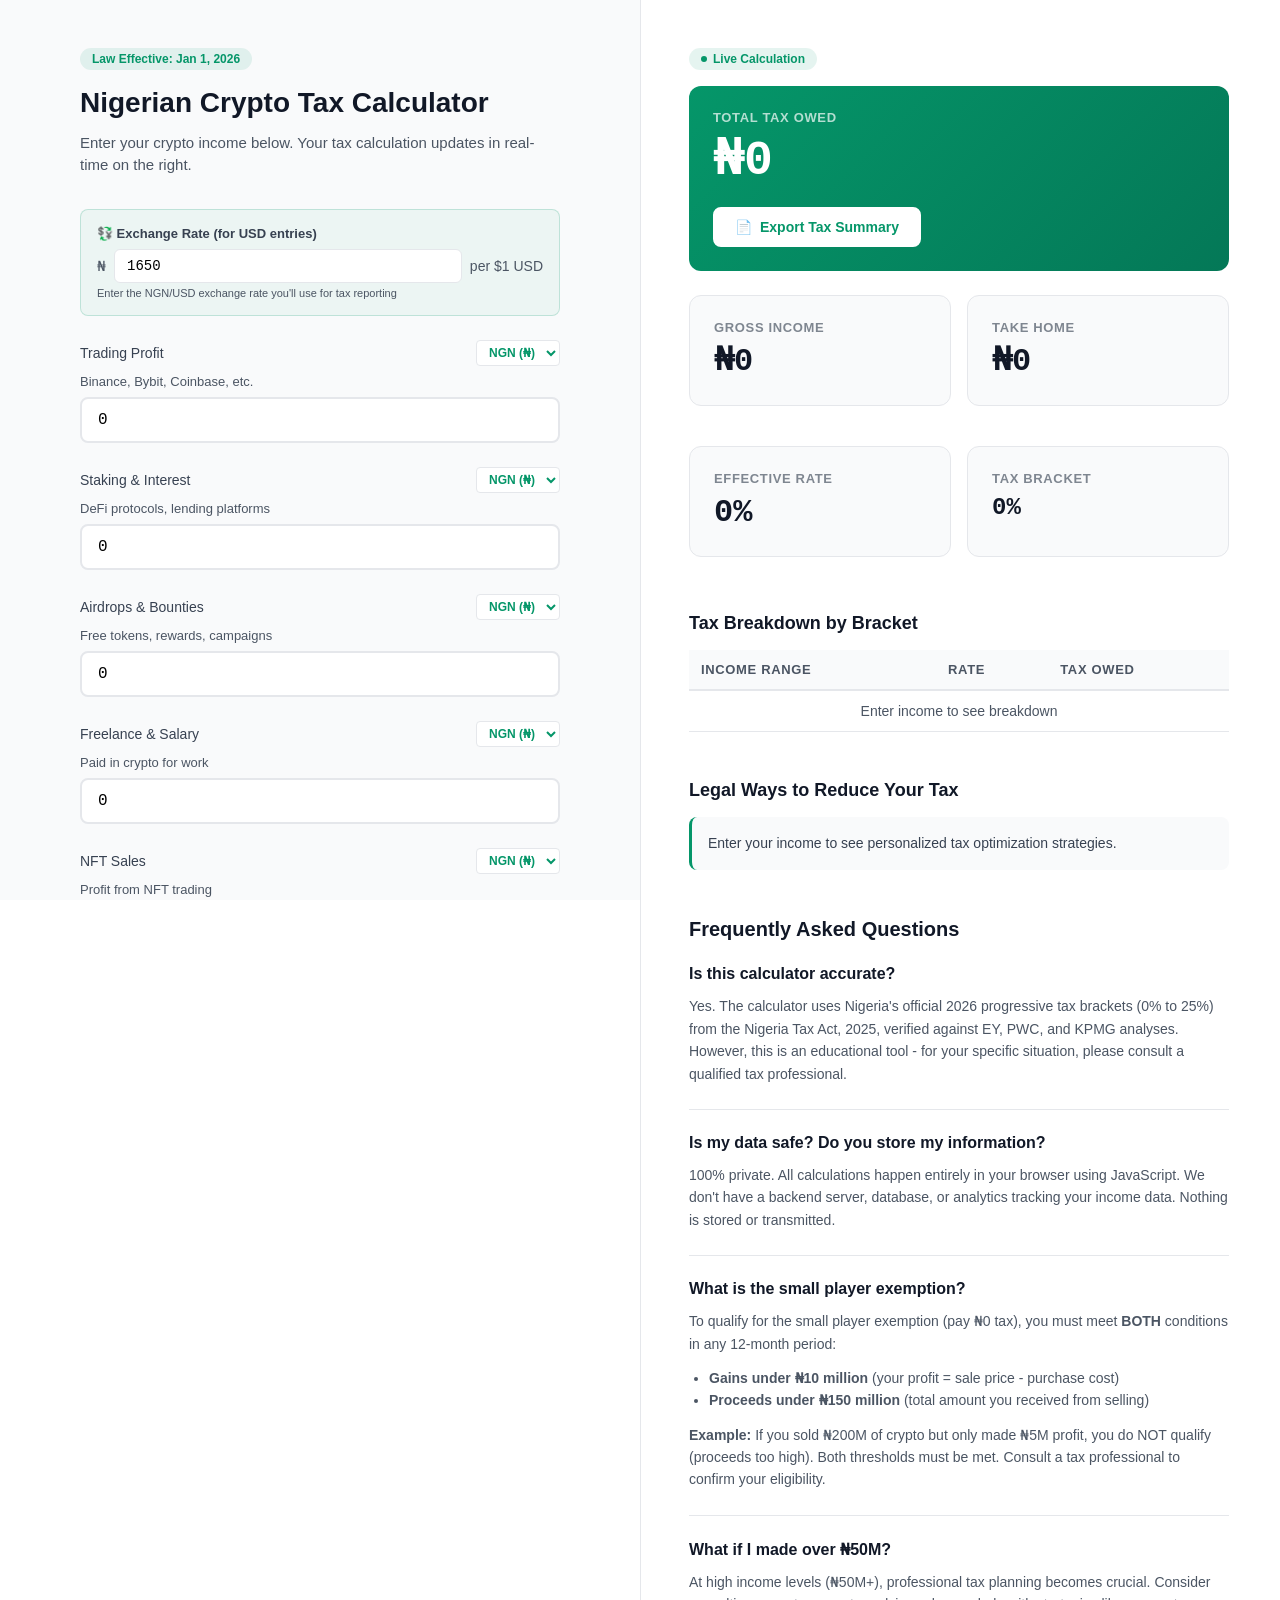
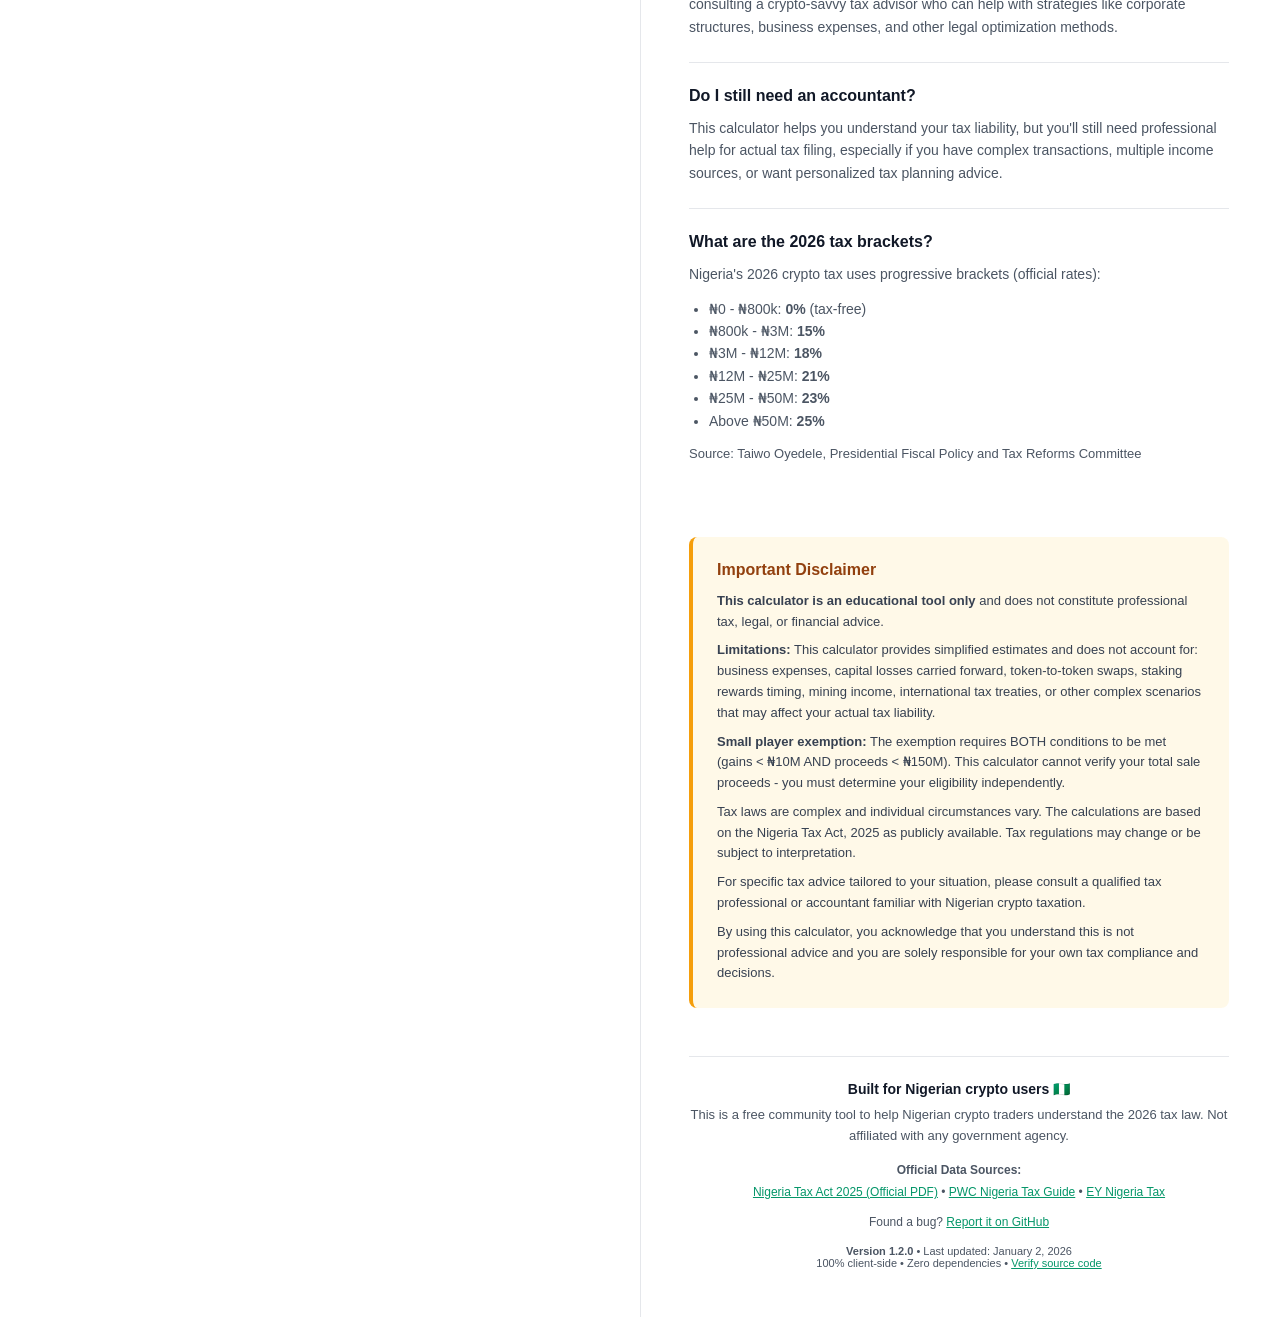
<file: index-v1.2.0-backup.html>
<!DOCTYPE html>
<html lang="en">
<head>
    <meta charset="UTF-8">
    <meta name="viewport" content="width=device-width, initial-scale=1.0">
    <title>Nigerian Crypto Tax Calculator 2026</title>
    <meta name="description" content="Calculate your exact Nigerian cryptocurrency tax liability for 2026 in real-time">

    <!-- Content Security Policy -->
    <meta http-equiv="Content-Security-Policy"
          content="default-src 'self';
                   script-src 'self' 'unsafe-inline' https://plausible.io;
                   style-src 'self' 'unsafe-inline';
                   img-src 'self' data:;
                   connect-src https://plausible.io;
                   font-src 'self';
                   frame-ancestors 'none';
                   base-uri 'self';
                   form-action 'none';">

    <!-- Note: Tailwind CSS removed - not used in this calculator (all styles are custom CSS) -->

    <!-- Plausible Analytics - Privacy-friendly (no cookies, GDPR compliant) -->
    <script defer data-domain="nigerian-crypto-tax-calc.netlify.app" src="https://plausible.io/js/script.js"></script>

    <style>
        /* Custom Design System for Split-Screen Layout */
        :root {
            /* Colors */
            --primary: #059669;
            --primary-dark: #047857;
            --primary-light: #10b981;
            --gray-50: #F9FAFB;
            --gray-100: #F3F4F6;
            --gray-200: #E5E7EB;
            --gray-600: #4B5563;
            --gray-700: #374151;
            --gray-900: #111827;

            /* Typography */
            --font-sans: 'Inter', -apple-system, BlinkMacSystemFont, sans-serif;
            --font-mono: 'SF Mono', Monaco, 'Cascadia Code', monospace;

            /* Spacing */
            --space-2: 8px;
            --space-3: 12px;
            --space-4: 16px;
            --space-6: 24px;
            --space-8: 32px;
            --space-12: 48px;
        }

        * {
            margin: 0;
            padding: 0;
            box-sizing: border-box;
        }

        body {
            font-family: var(--font-sans);
            color: var(--gray-900);
            background: white;
            overflow-x: hidden;
        }

        /* Split-screen layout */
        .split-container {
            display: grid;
            grid-template-columns: 1fr 1fr;
            min-height: 100vh;
        }

        /* Left panel - Inputs */
        .left-panel {
            background: var(--gray-50);
            padding: var(--space-12);
            overflow-y: auto;
            position: sticky;
            top: 0;
            height: 100vh;
        }

        /* Right panel - Results */
        .right-panel {
            background: white;
            padding: var(--space-12);
            border-left: 1px solid var(--gray-200);
        }

        /* Input styling */
        .input-group {
            margin-bottom: var(--space-6);
        }

        .input-label {
            display: block;
            font-size: 14px;
            font-weight: 500;
            color: var(--gray-700);
            margin-bottom: var(--space-2);
        }

        .input-field {
            width: 100%;
            padding: 12px 16px;
            font-size: 16px;
            font-family: var(--font-mono);
            border: 2px solid var(--gray-200);
            border-radius: 8px;
            transition: all 0.2s;
            background: white;
        }

        .input-field:focus {
            outline: none;
            border-color: var(--primary);
            box-shadow: 0 0 0 3px rgba(5, 150, 105, 0.1);
        }

        /* Result cards */
        .result-card {
            background: var(--gray-50);
            border: 1px solid var(--gray-200);
            border-radius: 12px;
            padding: var(--space-6);
            margin-bottom: var(--space-6);
        }

        .result-card.highlight {
            background: linear-gradient(135deg, #059669 0%, #047857 100%);
            color: white;
            border: none;
        }

        .result-label {
            font-size: 13px;
            text-transform: uppercase;
            letter-spacing: 0.05em;
            font-weight: 600;
            opacity: 0.7;
            margin-bottom: var(--space-2);
        }

        .result-value {
            font-size: 32px;
            font-weight: 700;
            font-family: var(--font-mono);
            line-height: 1.2;
        }

        .result-value.large {
            font-size: 48px;
        }

        /* Live update indicator */
        .live-badge {
            display: inline-flex;
            align-items: center;
            gap: 6px;
            padding: 4px 12px;
            background: rgba(5, 150, 105, 0.1);
            border-radius: 9999px;
            font-size: 12px;
            font-weight: 600;
            color: var(--primary);
            margin-bottom: var(--space-4);
        }

        .live-dot {
            width: 6px;
            height: 6px;
            background: var(--primary);
            border-radius: 50%;
            animation: pulse 2s ease-in-out infinite;
        }

        @keyframes pulse {
            0%, 100% { opacity: 1; }
            50% { opacity: 0.4; }
        }

        /* Breakdown table */
        .breakdown-table {
            width: 100%;
            border-collapse: collapse;
            margin-top: var(--space-4);
        }

        .breakdown-table th {
            text-align: left;
            padding: 12px;
            background: var(--gray-50);
            border-bottom: 2px solid var(--gray-200);
            font-size: 13px;
            font-weight: 600;
            text-transform: uppercase;
            letter-spacing: 0.05em;
            color: var(--gray-600);
        }

        .breakdown-table td {
            padding: 12px;
            border-bottom: 1px solid var(--gray-200);
            font-family: var(--font-mono);
            font-size: 14px;
        }

        /* Mobile responsive */
        @media (max-width: 768px) {
            .split-container {
                grid-template-columns: 1fr;
            }

            .left-panel {
                position: relative;
                height: auto;
                padding: var(--space-6);
            }

            .right-panel {
                padding: var(--space-6);
                border-left: none;
                border-top: 1px solid var(--gray-200);
            }

            .result-value.large {
                font-size: 36px;
            }
        }

        /* Accessibility */
        .sr-only {
            position: absolute;
            width: 1px;
            height: 1px;
            padding: 0;
            margin: -1px;
            overflow: hidden;
            clip: rect(0, 0, 0, 0);
            white-space: nowrap;
            border-width: 0;
        }

        /* Print Styles for PDF Export */
        @media print {
            body {
                background: white;
                padding: 20px;
            }

            /* Hide interactive elements */
            .live-badge,
            #exportButton,
            .left-panel,
            #smeNotice,
            #unrealisticWarning {
                display: none !important;
            }

            /* Show only results in single column */
            .split-container {
                display: block;
            }

            .right-panel {
                border: none;
                padding: 0;
                max-width: 100%;
            }

            /* Add print header */
            .right-panel::before {
                content: "Nigerian Crypto Tax Calculation Report";
                display: block;
                font-size: 24px;
                font-weight: 700;
                margin-bottom: 20px;
                color: var(--gray-900);
            }

            /* Add generated timestamp */
            .right-panel::after {
                content: "Generated: " attr(data-timestamp);
                display: block;
                font-size: 12px;
                color: var(--gray-600);
                margin-top: 40px;
                padding-top: 20px;
                border-top: 1px solid var(--gray-200);
            }

            /* Optimize result cards for print */
            .result-card {
                break-inside: avoid;
                page-break-inside: avoid;
            }

            .result-card.highlight {
                background: var(--primary) !important;
                -webkit-print-color-adjust: exact;
                print-color-adjust: exact;
            }

            /* Hide FAQ and tips for concise PDF */
            #optimizationTips,
            .right-panel > div > div:last-child {
                display: none;
            }

            /* Page breaks */
            h2 {
                page-break-after: avoid;
            }

            table {
                page-break-inside: avoid;
            }
        }
    </style>
</head>
<body>

    <!-- JavaScript Required Notice (shown only if JS is disabled) -->
    <noscript>
        <div style="position: fixed; top: 0; left: 0; right: 0; bottom: 0; background: white; z-index: 9999; display: flex; align-items: center; justify-content: center; padding: 20px;">
            <div style="max-width: 480px; text-align: center; padding: 48px; background: #FEE2E2; border-radius: 12px; border: 2px solid #DC2626;">
                <h1 style="font-size: 24px; font-weight: 700; color: #991B1B; margin-bottom: 16px;">
                    JavaScript Required
                </h1>
                <p style="font-size: 16px; color: #7F1D1D; line-height: 1.6;">
                    This calculator requires JavaScript to function. All calculations happen in your browser for privacy - no data is sent to any server.
                </p>
                <p style="font-size: 14px; color: #991B1B; margin-top: 16px;">
                    Please enable JavaScript in your browser settings to use this tool.
                </p>
            </div>
        </div>
    </noscript>

    <!-- Split-Screen Layout -->
    <div class="split-container">

        <!-- LEFT PANEL: Inputs -->
        <div class="left-panel">
            <div style="max-width: 480px; margin: 0 auto;">

                <!-- Header -->
                <div style="margin-bottom: var(--space-8);">
                    <div style="display: inline-block; padding: 4px 12px; background: rgba(5, 150, 105, 0.1); border-radius: 9999px; font-size: 12px; font-weight: 600; color: var(--primary); margin-bottom: var(--space-4);">
                        Law Effective: Jan 1, 2026
                    </div>
                    <h1 style="font-size: 28px; font-weight: 700; line-height: 1.2; margin-bottom: var(--space-3); color: var(--gray-900);">
                        Nigerian Crypto Tax Calculator
                    </h1>
                    <p style="font-size: 15px; color: var(--gray-600); line-height: 1.5;">
                        Enter your crypto income below. Your tax calculation updates in real-time on the right.
                    </p>
                </div>

                <!-- Exchange Rate Input -->
                <div style="margin-bottom: var(--space-6); padding: var(--space-4); background: rgba(5, 150, 105, 0.05); border-radius: 8px; border: 1px solid rgba(5, 150, 105, 0.2);">
                    <label for="exchangeRate" style="display: block; font-size: 13px; font-weight: 600; color: var(--gray-700); margin-bottom: var(--space-2);">
                        💱 Exchange Rate (for USD entries)
                    </label>
                    <div style="display: flex; align-items: center; gap: 8px;">
                        <span style="font-size: 14px; color: var(--gray-600);">₦</span>
                        <input
                            type="number"
                            id="exchangeRate"
                            style="flex: 1; padding: 8px 12px; font-size: 14px; font-family: var(--font-mono); border: 1px solid var(--gray-200); border-radius: 6px; background: white;"
                            value="1650"
                            min="0"
                            step="0.01"
                            placeholder="1650"
                            oninput="calculateTaxLive()"
                        >
                        <span style="font-size: 14px; color: var(--gray-600);">per $1 USD</span>
                    </div>
                    <p style="font-size: 11px; color: var(--gray-600); margin-top: 4px;">
                        Enter the NGN/USD exchange rate you'll use for tax reporting
                    </p>
                </div>

                <!-- Income Inputs Form -->
                <form id="taxForm" style="margin-bottom: var(--space-8);">

                    <!-- Trading Profit -->
                    <div class="input-group">
                        <div style="display: flex; justify-content: space-between; align-items: center; margin-bottom: var(--space-2);">
                            <label for="tradingProfit" class="input-label" style="margin: 0;">
                                Trading Profit
                            </label>
                            <select id="tradingCurrency" onchange="calculateTaxLive()" style="padding: 4px 8px; border: 1px solid var(--gray-200); border-radius: 4px; font-size: 12px; font-weight: 600; color: var(--primary); background: white; cursor: pointer;">
                                <option value="NGN">NGN (₦)</option>
                                <option value="USD">USD ($)</option>
                            </select>
                        </div>
                        <p style="font-size: 13px; color: var(--gray-600); margin-bottom: var(--space-2);">
                            Binance, Bybit, Coinbase, etc.
                        </p>
                        <input
                            type="number"
                            id="tradingProfit"
                            class="input-field"
                            value="0"
                            min="0"
                            step="0.01"
                            placeholder="0"
                            aria-label="Trading profit from crypto exchanges"
                            oninput="calculateTaxLive()"
                        >
                        <div id="tradingConversion" style="font-size: 12px; color: var(--gray-600); margin-top: 4px; display: none;">
                            ≈ ₦<span id="tradingNGN">0</span>
                        </div>
                    </div>

                    <!-- Staking & Interest -->
                    <div class="input-group">
                        <div style="display: flex; justify-content: space-between; align-items: center; margin-bottom: var(--space-2);">
                            <label for="stakingIncome" class="input-label" style="margin: 0;">
                                Staking & Interest
                            </label>
                            <select id="stakingCurrency" onchange="calculateTaxLive()" style="padding: 4px 8px; border: 1px solid var(--gray-200); border-radius: 4px; font-size: 12px; font-weight: 600; color: var(--primary); background: white; cursor: pointer;">
                                <option value="NGN">NGN (₦)</option>
                                <option value="USD">USD ($)</option>
                            </select>
                        </div>
                        <p style="font-size: 13px; color: var(--gray-600); margin-bottom: var(--space-2);">
                            DeFi protocols, lending platforms
                        </p>
                        <input
                            type="number"
                            id="stakingIncome"
                            class="input-field"
                            value="0"
                            min="0"
                            step="0.01"
                            placeholder="0"
                            aria-label="Staking and interest income from DeFi"
                            oninput="calculateTaxLive()"
                        >
                        <div id="stakingConversion" style="font-size: 12px; color: var(--gray-600); margin-top: 4px; display: none;">
                            ≈ ₦<span id="stakingNGN">0</span>
                        </div>
                    </div>

                    <!-- Airdrops & Bounties -->
                    <div class="input-group">
                        <div style="display: flex; justify-content: space-between; align-items: center; margin-bottom: var(--space-2);">
                            <label for="airdropsIncome" class="input-label" style="margin: 0;">
                                Airdrops & Bounties
                            </label>
                            <select id="airdropsCurrency" onchange="calculateTaxLive()" style="padding: 4px 8px; border: 1px solid var(--gray-200); border-radius: 4px; font-size: 12px; font-weight: 600; color: var(--primary); background: white; cursor: pointer;">
                                <option value="NGN">NGN (₦)</option>
                                <option value="USD">USD ($)</option>
                            </select>
                        </div>
                        <p style="font-size: 13px; color: var(--gray-600); margin-bottom: var(--space-2);">
                            Free tokens, rewards, campaigns
                        </p>
                        <input
                            type="number"
                            id="airdropsIncome"
                            class="input-field"
                            value="0"
                            min="0"
                            step="0.01"
                            placeholder="0"
                            aria-label="Income from airdrops and bounties"
                            oninput="calculateTaxLive()"
                        >
                        <div id="airdropsConversion" style="font-size: 12px; color: var(--gray-600); margin-top: 4px; display: none;">
                            ≈ ₦<span id="airdropsNGN">0</span>
                        </div>
                    </div>

                    <!-- Freelance & Salary -->
                    <div class="input-group">
                        <div style="display: flex; justify-content: space-between; align-items: center; margin-bottom: var(--space-2);">
                            <label for="freelanceIncome" class="input-label" style="margin: 0;">
                                Freelance & Salary
                            </label>
                            <select id="freelanceCurrency" onchange="calculateTaxLive()" style="padding: 4px 8px; border: 1px solid var(--gray-200); border-radius: 4px; font-size: 12px; font-weight: 600; color: var(--primary); background: white; cursor: pointer;">
                                <option value="NGN">NGN (₦)</option>
                                <option value="USD">USD ($)</option>
                            </select>
                        </div>
                        <p style="font-size: 13px; color: var(--gray-600); margin-bottom: var(--space-2);">
                            Paid in crypto for work
                        </p>
                        <input
                            type="number"
                            id="freelanceIncome"
                            class="input-field"
                            value="0"
                            min="0"
                            step="0.01"
                            placeholder="0"
                            aria-label="Freelance and salary income in crypto"
                            oninput="calculateTaxLive()"
                        >
                        <div id="freelanceConversion" style="font-size: 12px; color: var(--gray-600); margin-top: 4px; display: none;">
                            ≈ ₦<span id="freelanceNGN">0</span>
                        </div>
                    </div>

                    <!-- NFT Sales -->
                    <div class="input-group">
                        <div style="display: flex; justify-content: space-between; align-items: center; margin-bottom: var(--space-2);">
                            <label for="nftIncome" class="input-label" style="margin: 0;">
                                NFT Sales
                            </label>
                            <select id="nftCurrency" onchange="calculateTaxLive()" style="padding: 4px 8px; border: 1px solid var(--gray-200); border-radius: 4px; font-size: 12px; font-weight: 600; color: var(--primary); background: white; cursor: pointer;">
                                <option value="NGN">NGN (₦)</option>
                                <option value="USD">USD ($)</option>
                            </select>
                        </div>
                        <p style="font-size: 13px; color: var(--gray-600); margin-bottom: var(--space-2);">
                            Profit from NFT trading
                        </p>
                        <input
                            type="number"
                            id="nftIncome"
                            class="input-field"
                            value="0"
                            min="0"
                            step="0.01"
                            placeholder="0"
                            aria-label="Profit from NFT sales"
                            oninput="calculateTaxLive()"
                        >
                        <div id="nftConversion" style="font-size: 12px; color: var(--gray-600); margin-top: 4px; display: none;">
                            ≈ ₦<span id="nftNGN">0</span>
                        </div>
                    </div>

                </form>

                <!-- Tax Deductions Section -->
                <div style="margin-bottom: var(--space-8);">
                    <div style="margin-bottom: var(--space-4);">
                        <h3 style="font-size: 16px; font-weight: 700; color: var(--gray-900); margin-bottom: var(--space-2);">
                            💰 Tax Deductions
                        </h3>
                        <p style="font-size: 13px; color: var(--gray-600); line-height: 1.5;">
                            Reduce your taxable income by claiming eligible deductions from the 2026 Tax Reform.
                        </p>
                    </div>

                    <!-- Pension Contributions -->
                    <div class="input-group">
                        <label for="pensionDeduction" class="input-label">
                            Pension Contributions
                        </label>
                        <p style="font-size: 13px; color: var(--gray-600); margin-bottom: var(--space-2);">
                            Contributions to approved pension schemes
                        </p>
                        <div style="position: relative;">
                            <span style="position: absolute; left: 12px; top: 50%; transform: translateY(-50%); font-size: 14px; color: var(--gray-600);">₦</span>
                            <input
                                type="number"
                                id="pensionDeduction"
                                class="input-field"
                                style="padding-left: 28px;"
                                value="0"
                                min="0"
                                step="0.01"
                                placeholder="0"
                                aria-label="Pension contributions (100% deductible)"
                                oninput="calculateTaxLive()"
                            >
                        </div>
                        <p style="font-size: 11px; color: var(--primary); margin-top: 4px; font-weight: 600;">
                            100% deductible
                        </p>
                    </div>

                    <!-- Housing/NHF Contributions -->
                    <div class="input-group">
                        <label for="housingDeduction" class="input-label">
                            NHF / Housing Contributions
                        </label>
                        <p style="font-size: 13px; color: var(--gray-600); margin-bottom: var(--space-2);">
                            National Housing Fund or other housing schemes
                        </p>
                        <div style="position: relative;">
                            <span style="position: absolute; left: 12px; top: 50%; transform: translateY(-50%); font-size: 14px; color: var(--gray-600);">₦</span>
                            <input
                                type="number"
                                id="housingDeduction"
                                class="input-field"
                                style="padding-left: 28px;"
                                value="0"
                                min="0"
                                step="0.01"
                                placeholder="0"
                                aria-label="Housing contributions (100% deductible)"
                                oninput="calculateTaxLive()"
                            >
                        </div>
                        <p style="font-size: 11px; color: var(--primary); margin-top: 4px; font-weight: 600;">
                            100% deductible
                        </p>
                    </div>

                    <!-- Health Insurance -->
                    <div class="input-group">
                        <label for="healthDeduction" class="input-label">
                            Health Insurance Premiums
                        </label>
                        <p style="font-size: 13px; color: var(--gray-600); margin-bottom: var(--space-2);">
                            Approved health insurance or HMO premiums
                        </p>
                        <div style="position: relative;">
                            <span style="position: absolute; left: 12px; top: 50%; transform: translateY(-50%); font-size: 14px; color: var(--gray-600);">₦</span>
                            <input
                                type="number"
                                id="healthDeduction"
                                class="input-field"
                                style="padding-left: 28px;"
                                value="0"
                                min="0"
                                step="0.01"
                                placeholder="0"
                                aria-label="Health insurance premiums (100% deductible)"
                                oninput="calculateTaxLive()"
                            >
                        </div>
                        <p style="font-size: 11px; color: var(--primary); margin-top: 4px; font-weight: 600;">
                            100% deductible
                        </p>
                    </div>

                    <!-- Rent Paid -->
                    <div class="input-group">
                        <label for="rentPaid" class="input-label">
                            Annual Rent Paid
                        </label>
                        <p style="font-size: 13px; color: var(--gray-600); margin-bottom: var(--space-2);">
                            Total rent paid for your primary residence
                        </p>
                        <div style="position: relative;">
                            <span style="position: absolute; left: 12px; top: 50%; transform: translateY(-50%); font-size: 14px; color: var(--gray-600);">₦</span>
                            <input
                                type="number"
                                id="rentPaid"
                                class="input-field"
                                style="padding-left: 28px;"
                                value="0"
                                min="0"
                                step="0.01"
                                placeholder="0"
                                aria-label="Annual rent paid (20% deductible, capped at ₦500k)"
                                oninput="calculateTaxLive()"
                            >
                        </div>
                        <p style="font-size: 11px; color: var(--primary); margin-top: 4px; font-weight: 600;">
                            20% deductible (max ₦500,000 deduction)
                        </p>
                    </div>

                    <!-- Deductions Summary Display -->
                    <div id="deductionsSummary" style="display: none; margin-top: var(--space-4); padding: var(--space-3); background: rgba(5, 150, 105, 0.08); border-radius: 6px; border: 1px solid rgba(5, 150, 105, 0.2);">
                        <div style="font-size: 12px; font-weight: 600; color: var(--gray-700); margin-bottom: 4px;">
                            Total Deductions
                        </div>
                        <div style="font-size: 18px; font-weight: 700; color: var(--primary); font-family: var(--font-mono);">
                            ₦<span id="totalDeductionsDisplay">0</span>
                        </div>
                    </div>
                </div>

                <!-- Data Privacy Note -->
                <div style="padding: var(--space-4); background: rgba(5, 150, 105, 0.05); border-radius: 8px; border-left: 3px solid var(--primary);">
                    <p style="font-size: 13px; color: var(--gray-700); line-height: 1.5; margin-bottom: var(--space-2);">
                        <strong>100% Private:</strong> All calculations happen in your browser. No income data is sent to any server.
                    </p>
                    <p style="font-size: 11px; color: var(--gray-600); line-height: 1.4;">
                        Zero external dependencies • Privacy-friendly analytics (no cookies, no personal data) • Your income data never leaves your device.
                    </p>
                </div>

            </div>
        </div>

        <!-- RIGHT PANEL: Live Results -->
        <div class="right-panel">
            <div style="max-width: 540px;">

                <!-- Live Update Badge -->
                <div class="live-badge">
                    <span class="live-dot"></span>
                    <span>Live Calculation</span>
                </div>

                <!-- Main Tax Result (Highlighted) -->
                <div class="result-card highlight" role="region" aria-label="Tax calculation results">
                    <div class="result-label">Total Tax Owed</div>
                    <div class="result-value large" id="totalTax" role="status" aria-live="polite" aria-atomic="true">₦0</div>

                    <!-- Export Button -->
                    <button
                        onclick="window.print()"
                        style="margin-top: 16px; padding: 10px 20px; background: white; color: var(--primary); border: 2px solid white; border-radius: 8px; font-size: 14px; font-weight: 600; cursor: pointer; transition: all 0.2s; display: flex; align-items: center; gap: 8px;"
                        onmouseover="this.style.background='rgba(255,255,255,0.9)'; this.style.transform='translateY(-1px)'"
                        onmouseout="this.style.background='white'; this.style.transform='translateY(0)'"
                        id="exportButton">
                        <span>📄</span>
                        <span>Export Tax Summary</span>
                    </button>
                </div>

                <!-- Secondary Results Grid -->
                <div style="display: grid; grid-template-columns: 1fr 1fr; gap: var(--space-4); margin-bottom: var(--space-8);">

                    <div class="result-card">
                        <div class="result-label" style="color: var(--gray-600);">Gross Income</div>
                        <div class="result-value" id="totalIncome" style="color: var(--gray-900);" aria-live="polite">₦0</div>
                    </div>

                    <div class="result-card" id="deductionsCard" style="display: none;">
                        <div class="result-label" style="color: var(--gray-600);">Total Deductions</div>
                        <div class="result-value" id="totalDeductionsResult" style="color: var(--primary);" aria-live="polite">₦0</div>
                    </div>

                    <div class="result-card" id="takeHomeCardNoDeductions">
                        <div class="result-label" style="color: var(--gray-600);">Take Home</div>
                        <div class="result-value" id="takeHome" style="color: var(--gray-900);" aria-live="polite">₦0</div>
                    </div>

                    <div class="result-card" id="taxableIncomeCard" style="display: none;">
                        <div class="result-label" style="color: var(--gray-600);">Taxable Income</div>
                        <div class="result-value" id="taxableIncome" style="color: var(--gray-900); font-weight: 700;" aria-live="polite">₦0</div>
                    </div>

                    <div class="result-card" id="takeHomeCardWithDeductions" style="display: none;">
                        <div class="result-label" style="color: var(--gray-600);">Take Home</div>
                        <div class="result-value" id="takeHome2" style="color: var(--gray-900);" aria-live="polite">₦0</div>
                    </div>

                    <div class="result-card">
                        <div class="result-label" style="color: var(--gray-600);">Effective Rate</div>
                        <div class="result-value" id="effectiveRate" style="color: var(--gray-900);" aria-live="polite">0%</div>
                    </div>

                    <div class="result-card">
                        <div class="result-label" style="color: var(--gray-600);">Tax Bracket</div>
                        <div class="result-value" id="taxBracket" style="color: var(--gray-900); font-size: 24px;" aria-live="polite">0%</div>
                    </div>

                </div>

                <!-- SME Exemption Notice -->
                <div id="smeNotice" style="display: none; padding: var(--space-4); background: rgba(5, 150, 105, 0.1); border-radius: 8px; margin-bottom: var(--space-8); border: 1px solid var(--primary);">
                    <div style="font-size: 14px; font-weight: 600; color: var(--primary); margin-bottom: 4px;">
                        ✓ SME Tax Exemption Applies
                    </div>
                    <p style="font-size: 13px; color: var(--gray-700); line-height: 1.5;">
                        Your gains are under ₦10M and revenue under ₦150M. You qualify for full tax exemption.
                    </p>
                </div>

                <!-- Unrealistic Input Warning -->
                <div id="unrealisticWarning" style="display: none; padding: var(--space-4); background: rgba(251, 191, 36, 0.1); border-radius: 8px; margin-bottom: var(--space-8); border: 1px solid #f59e0b;" role="alert">
                    <div style="font-size: 14px; font-weight: 600; color: #92400e; margin-bottom: 4px;">
                        ⚠️ Please Verify Your Input
                    </div>
                    <p style="font-size: 13px; color: var(--gray-700); line-height: 1.5;">
                        The total income you entered (over ₦1 billion) is very high. Please double-check your numbers to ensure they're correct.
                    </p>
                </div>

                <!-- Detailed Breakdown -->
                <div style="margin-top: var(--space-8);">
                    <h2 style="font-size: 18px; font-weight: 600; margin-bottom: var(--space-4); color: var(--gray-900);">
                        Tax Breakdown by Bracket
                    </h2>

                    <table class="breakdown-table">
                        <thead>
                            <tr>
                                <th>Income Range</th>
                                <th>Rate</th>
                                <th>Tax Owed</th>
                            </tr>
                        </thead>
                        <tbody id="breakdownTable">
                            <tr>
                                <td colspan="3" style="text-align: center; color: var(--gray-600); font-family: var(--font-sans);">
                                    Enter income to see breakdown
                                </td>
                            </tr>
                        </tbody>
                    </table>
                </div>

                <!-- Optimization Tips -->
                <div style="margin-top: var(--space-12);">
                    <h2 style="font-size: 18px; font-weight: 600; margin-bottom: var(--space-4); color: var(--gray-900);">
                        Legal Ways to Reduce Your Tax
                    </h2>
                    <div id="optimizationTips" style="display: flex; flex-direction: column; gap: var(--space-4);">
                        <!-- Populated by JavaScript -->
                        <div style="padding: var(--space-4); background: var(--gray-50); border-radius: 8px; border-left: 3px solid var(--primary);">
                            <p style="font-size: 14px; color: var(--gray-700); line-height: 1.5;">
                                Enter your income to see personalized tax optimization strategies.
                            </p>
                        </div>
                    </div>
                </div>

                <!-- FAQ Section -->
                <div style="margin-top: var(--space-12);">
                    <h2 style="font-size: 20px; font-weight: 600; margin-bottom: var(--space-6); color: var(--gray-900);">
                        Frequently Asked Questions
                    </h2>
                    <div style="display: flex; flex-direction: column; gap: var(--space-6);">

                        <div style="padding-bottom: var(--space-6); border-bottom: 1px solid var(--gray-200);">
                            <h3 style="font-size: 16px; font-weight: 600; color: var(--gray-900); margin-bottom: var(--space-3);">
                                Is this calculator accurate?
                            </h3>
                            <p style="font-size: 14px; color: var(--gray-600); line-height: 1.6;">
                                Yes. The calculator uses Nigeria's official 2026 progressive tax brackets (0% to 25%) from the Nigeria Tax Act, 2025, verified against EY, PWC, and KPMG analyses. However, this is an educational tool - for your specific situation, please consult a qualified tax professional.
                            </p>
                        </div>

                        <div style="padding-bottom: var(--space-6); border-bottom: 1px solid var(--gray-200);">
                            <h3 style="font-size: 16px; font-weight: 600; color: var(--gray-900); margin-bottom: var(--space-3);">
                                Is my data safe? Do you store my information?
                            </h3>
                            <p style="font-size: 14px; color: var(--gray-600); line-height: 1.6;">
                                100% private. All calculations happen entirely in your browser using JavaScript. We don't have a backend server, database, or analytics tracking your income data. Nothing is stored or transmitted.
                            </p>
                        </div>

                        <div style="padding-bottom: var(--space-6); border-bottom: 1px solid var(--gray-200);">
                            <h3 style="font-size: 16px; font-weight: 600; color: var(--gray-900); margin-bottom: var(--space-3);">
                                What is the small player exemption?
                            </h3>
                            <p style="font-size: 14px; color: var(--gray-600); line-height: 1.6; margin-bottom: var(--space-3);">
                                To qualify for the small player exemption (pay ₦0 tax), you must meet <strong>BOTH</strong> conditions in any 12-month period:
                            </p>
                            <ul style="font-size: 14px; color: var(--gray-600); line-height: 1.6; margin-left: 20px; margin-bottom: var(--space-3);">
                                <li><strong>Gains under ₦10 million</strong> (your profit = sale price - purchase cost)</li>
                                <li><strong>Proceeds under ₦150 million</strong> (total amount you received from selling)</li>
                            </ul>
                            <p style="font-size: 14px; color: var(--gray-600); line-height: 1.6;">
                                <strong>Example:</strong> If you sold ₦200M of crypto but only made ₦5M profit, you do NOT qualify (proceeds too high). Both thresholds must be met. Consult a tax professional to confirm your eligibility.
                            </p>
                        </div>

                        <div style="padding-bottom: var(--space-6); border-bottom: 1px solid var(--gray-200);">
                            <h3 style="font-size: 16px; font-weight: 600; color: var(--gray-900); margin-bottom: var(--space-3);">
                                What if I made over ₦50M?
                            </h3>
                            <p style="font-size: 14px; color: var(--gray-600); line-height: 1.6;">
                                At high income levels (₦50M+), professional tax planning becomes crucial. Consider consulting a crypto-savvy tax advisor who can help with strategies like corporate structures, business expenses, and other legal optimization methods.
                            </p>
                        </div>

                        <div style="padding-bottom: var(--space-6); border-bottom: 1px solid var(--gray-200);">
                            <h3 style="font-size: 16px; font-weight: 600; color: var(--gray-900); margin-bottom: var(--space-3);">
                                Do I still need an accountant?
                            </h3>
                            <p style="font-size: 14px; color: var(--gray-600); line-height: 1.6;">
                                This calculator helps you understand your tax liability, but you'll still need professional help for actual tax filing, especially if you have complex transactions, multiple income sources, or want personalized tax planning advice.
                            </p>
                        </div>

                        <div style="padding-bottom: var(--space-6);">
                            <h3 style="font-size: 16px; font-weight: 600; color: var(--gray-900); margin-bottom: var(--space-3);">
                                What are the 2026 tax brackets?
                            </h3>
                            <p style="font-size: 14px; color: var(--gray-600); line-height: 1.6; margin-bottom: var(--space-3);">
                                Nigeria's 2026 crypto tax uses progressive brackets (official rates):
                            </p>
                            <ul style="font-size: 14px; color: var(--gray-600); line-height: 1.6; margin-left: 20px; margin-bottom: var(--space-3);">
                                <li>₦0 - ₦800k: <strong>0%</strong> (tax-free)</li>
                                <li>₦800k - ₦3M: <strong>15%</strong></li>
                                <li>₦3M - ₦12M: <strong>18%</strong></li>
                                <li>₦12M - ₦25M: <strong>21%</strong></li>
                                <li>₦25M - ₦50M: <strong>23%</strong></li>
                                <li>Above ₦50M: <strong>25%</strong></li>
                            </ul>
                            <p style="font-size: 13px; color: var(--gray-600); line-height: 1.6;">
                                Source: Taiwo Oyedele, Presidential Fiscal Policy and Tax Reforms Committee
                            </p>
                        </div>

                    </div>
                </div>

                <!-- Legal Disclaimer -->
                <div style="margin-top: var(--space-12); padding: var(--space-6); background: rgba(251, 191, 36, 0.1); border-radius: 8px; border-left: 4px solid #f59e0b;">
                    <h3 style="font-size: 16px; font-weight: 600; color: #92400e; margin-bottom: var(--space-3);">
                        Important Disclaimer
                    </h3>
                    <div style="font-size: 13px; color: var(--gray-700); line-height: 1.6; display: flex; flex-direction: column; gap: var(--space-2);">
                        <p><strong>This calculator is an educational tool only</strong> and does not constitute professional tax, legal, or financial advice.</p>
                        <p><strong>Limitations:</strong> This calculator provides simplified estimates and does not account for: business expenses, capital losses carried forward, token-to-token swaps, staking rewards timing, mining income, international tax treaties, or other complex scenarios that may affect your actual tax liability.</p>
                        <p><strong>Small player exemption:</strong> The exemption requires BOTH conditions to be met (gains < ₦10M AND proceeds < ₦150M). This calculator cannot verify your total sale proceeds - you must determine your eligibility independently.</p>
                        <p>Tax laws are complex and individual circumstances vary. The calculations are based on the Nigeria Tax Act, 2025 as publicly available. Tax regulations may change or be subject to interpretation.</p>
                        <p>For specific tax advice tailored to your situation, please consult a qualified tax professional or accountant familiar with Nigerian crypto taxation.</p>
                        <p>By using this calculator, you acknowledge that you understand this is not professional advice and you are solely responsible for your own tax compliance and decisions.</p>
                    </div>
                </div>

                <!-- Footer -->
                <div style="margin-top: var(--space-12); padding-top: var(--space-6); border-top: 1px solid var(--gray-200); text-align: center;">
                    <p style="font-size: 14px; font-weight: 600; color: var(--gray-900); margin-bottom: var(--space-2);">
                        Built for Nigerian crypto users 🇳🇬
                    </p>
                    <p style="font-size: 13px; color: var(--gray-600); line-height: 1.6; margin-bottom: var(--space-4);">
                        This is a free community tool to help Nigerian crypto traders understand the 2026 tax law. Not affiliated with any government agency.
                    </p>
                    <div style="font-size: 12px; color: var(--gray-600);">
                        <p style="margin-bottom: var(--space-2);"><strong>Official Data Sources:</strong></p>
                        <p>
                            <a href="https://tat.gov.ng" style="color: var(--primary); text-decoration: underline;" target="_blank" rel="noopener noreferrer">Nigeria Tax Act 2025 (Official PDF)</a> •
                            <a href="https://www.pwc.com/ng/en/publications/nigeria-tax-guide.html" style="color: var(--primary); text-decoration: underline;" target="_blank" rel="noopener noreferrer">PWC Nigeria Tax Guide</a> •
                            <a href="https://www.ey.com/en_ng/tax" style="color: var(--primary); text-decoration: underline;" target="_blank" rel="noopener noreferrer">EY Nigeria Tax</a>
                        </p>
                        <p style="margin-top: var(--space-4); color: var(--gray-500);">
                            Found a bug? <a href="https://github.com/yourusername/nigerian-crypto-tax-calc/issues" style="color: var(--primary); text-decoration: underline;" target="_blank" rel="noopener noreferrer">Report it on GitHub</a>
                        </p>
                        <p style="margin-top: var(--space-4); color: var(--gray-500); font-size: 11px;">
                            <strong>Version 1.2.0</strong> • Last updated: January 2, 2026<br>
                            100% client-side • Zero dependencies • <a href="https://github.com/yourusername/nigerian-crypto-tax-calc" style="color: var(--primary); text-decoration: underline;" target="_blank" rel="noopener noreferrer">Verify source code</a>
                        </p>
                    </div>
                </div>

            </div>
        </div>

    </div>

    <script>
        // TAX CALCULATION LOGIC (copied from old file, NOT layout code)

        // Official 2026 tax brackets (Nigeria Tax Act 2025)
        const TAX_BRACKETS = [
            { limit: 800000, rate: 0 },       // First ₦800k exempt
            { limit: 3000000, rate: 0.15 },   // ₦800k - ₦3M: 15%
            { limit: 12000000, rate: 0.18 },  // ₦3M - ₦12M: 18%
            { limit: 25000000, rate: 0.21 },  // ₦12M - ₦25M: 21%
            { limit: 50000000, rate: 0.23 },  // ₦25M - ₦50M: 23%
            { limit: Infinity, rate: 0.25 }   // Above ₦50M: 25%
        ];

        // SME exemption thresholds
        const SME_GAIN_EXEMPTION = 10000000;   // ₦10M
        const SME_REVENUE_EXEMPTION = 150000000; // ₦150M

        // Format currency
        function formatCurrency(amount) {
            return '₦' + Math.round(amount).toLocaleString('en-NG');
        }

        // Calculate progressive tax
        function calculateProgressiveTax(totalIncome) {
            if (totalIncome <= 0) return { totalTax: 0, breakdown: [] };

            let remainingIncome = totalIncome;
            let totalTax = 0;
            let breakdown = [];
            let previousLimit = 0;

            for (let bracket of TAX_BRACKETS) {
                if (remainingIncome <= 0) break;

                const bracketIncome = Math.min(remainingIncome, bracket.limit - previousLimit);
                const bracketTax = bracketIncome * bracket.rate;

                totalTax += bracketTax;

                if (bracketIncome > 0) {
                    breakdown.push({
                        range: previousLimit === 0
                            ? `First ${formatCurrency(bracket.limit)}`
                            : `${formatCurrency(previousLimit)} - ${formatCurrency(bracket.limit)}`,
                        rate: (bracket.rate * 100).toFixed(0) + '%',
                        tax: formatCurrency(bracketTax)
                    });
                }

                remainingIncome -= bracketIncome;
                previousLimit = bracket.limit;
            }

            return { totalTax, breakdown };
        }

        // Generate optimization tips based on income
        function getOptimizationTips(totalIncome, incomeData) {
            const tips = [];

            // SME exemption tip (if under threshold)
            if (totalIncome > 0 && totalIncome < SME_GAIN_EXEMPTION) {
                const { totalTax } = calculateProgressiveTax(totalIncome);
                if (totalTax > 0) {
                    tips.push(
                        `✓ You may qualify for small player exemption and save ${formatCurrency(totalTax)} in taxes if your sale proceeds are also under ₦150M. Consult a tax professional to confirm eligibility.`
                    );
                }
            }

            // High income tax planning
            if (totalIncome > SME_GAIN_EXEMPTION) {
                tips.push(
                    '💼 For gains above ₦10M, professional tax planning becomes important. Consider consulting a crypto-savvy tax advisor for optimization strategies.'
                );
            }

            // Staking income tip
            const stakingPercent = totalIncome > 0 ? (incomeData.staking / totalIncome) : 0;
            if (stakingPercent > 0.3 && incomeData.staking > 1000000) {
                tips.push(
                    '🏦 Your staking income is significant (>30% of total). Consult a tax professional about potential different treatment under certain business structures.'
                );
            }

            // Large airdrops tip
            if (incomeData.airdrops > 3000000) {
                tips.push(
                    '🎁 For large airdrops, consult a tax professional about proper cost basis valuation and timing of recognition.'
                );
            }

            // Record keeping (always show)
            tips.push(
                '📝 Keep detailed records of all crypto transactions, including dates, amounts, and sources. Essential for tax filing and audits.'
            );

            // Very high income tip
            if (totalIncome > 50000000) {
                tips.push(
                    '💰 At your income level (₦50M+), professional tax planning can save significant amounts through legal strategies like corporate structures and business expense optimization.'
                );
            }

            return tips.slice(0, 4); // Show max 4 tips
        }

        // Live calculation (runs on every input change)
        function calculateTaxLive() {
            try {
                // Get exchange rate for USD conversions
                const exchangeRate = parseFloat(document.getElementById('exchangeRate').value) || 1650;

                // Get all income values with currency conversion
                // Trading Profit
                const tradingCurrency = document.getElementById('tradingCurrency').value;
                const tradingValue = parseFloat(document.getElementById('tradingProfit').value) || 0;
                const tradingProfit = tradingCurrency === 'USD' ? tradingValue * exchangeRate : tradingValue;

                // Update conversion display
                if (tradingCurrency === 'USD' && tradingValue > 0) {
                    document.getElementById('tradingConversion').style.display = 'block';
                    document.getElementById('tradingNGN').textContent = Math.round(tradingProfit).toLocaleString('en-NG');
                } else {
                    document.getElementById('tradingConversion').style.display = 'none';
                }

                // Staking Income
                const stakingCurrency = document.getElementById('stakingCurrency').value;
                const stakingValue = parseFloat(document.getElementById('stakingIncome').value) || 0;
                const stakingIncome = stakingCurrency === 'USD' ? stakingValue * exchangeRate : stakingValue;

                // Update conversion display
                if (stakingCurrency === 'USD' && stakingValue > 0) {
                    document.getElementById('stakingConversion').style.display = 'block';
                    document.getElementById('stakingNGN').textContent = Math.round(stakingIncome).toLocaleString('en-NG');
                } else {
                    document.getElementById('stakingConversion').style.display = 'none';
                }

                // Airdrops Income
                const airdropsCurrency = document.getElementById('airdropsCurrency').value;
                const airdropsValue = parseFloat(document.getElementById('airdropsIncome').value) || 0;
                const airdropsIncome = airdropsCurrency === 'USD' ? airdropsValue * exchangeRate : airdropsValue;

                // Update conversion display
                if (airdropsCurrency === 'USD' && airdropsValue > 0) {
                    document.getElementById('airdropsConversion').style.display = 'block';
                    document.getElementById('airdropsNGN').textContent = Math.round(airdropsIncome).toLocaleString('en-NG');
                } else {
                    document.getElementById('airdropsConversion').style.display = 'none';
                }

                // Freelance Income
                const freelanceCurrency = document.getElementById('freelanceCurrency').value;
                const freelanceValue = parseFloat(document.getElementById('freelanceIncome').value) || 0;
                const freelanceIncome = freelanceCurrency === 'USD' ? freelanceValue * exchangeRate : freelanceValue;

                // Update conversion display
                if (freelanceCurrency === 'USD' && freelanceValue > 0) {
                    document.getElementById('freelanceConversion').style.display = 'block';
                    document.getElementById('freelanceNGN').textContent = Math.round(freelanceIncome).toLocaleString('en-NG');
                } else {
                    document.getElementById('freelanceConversion').style.display = 'none';
                }

                // NFT Sales
                const nftCurrency = document.getElementById('nftCurrency').value;
                const nftValue = parseFloat(document.getElementById('nftIncome').value) || 0;
                const nftIncome = nftCurrency === 'USD' ? nftValue * exchangeRate : nftValue;

                // Update conversion display
                if (nftCurrency === 'USD' && nftValue > 0) {
                    document.getElementById('nftConversion').style.display = 'block';
                    document.getElementById('nftNGN').textContent = Math.round(nftIncome).toLocaleString('en-NG');
                } else {
                    document.getElementById('nftConversion').style.display = 'none';
                }

                // Calculate total income (gross income before deductions)
                const totalIncome = tradingProfit + stakingIncome + airdropsIncome + freelanceIncome + nftIncome;

                // Calculate tax deductions
                const pensionDeduction = parseFloat(document.getElementById('pensionDeduction').value) || 0;
                const housingDeduction = parseFloat(document.getElementById('housingDeduction').value) || 0;
                const healthDeduction = parseFloat(document.getElementById('healthDeduction').value) || 0;
                const rentPaid = parseFloat(document.getElementById('rentPaid').value) || 0;

                // Rent: 20% deductible, capped at ₦500,000 max deduction
                const rentDeduction = Math.min(rentPaid * 0.2, 500000);

                const totalDeductions = pensionDeduction + housingDeduction + healthDeduction + rentDeduction;

                // Calculate taxable income (after deductions)
                const taxableIncome = Math.max(0, totalIncome - totalDeductions);

                // Show/hide and update deductions summary
                if (totalDeductions > 0) {
                    document.getElementById('deductionsSummary').style.display = 'block';
                    document.getElementById('totalDeductionsDisplay').textContent = Math.round(totalDeductions).toLocaleString('en-NG');
                } else {
                    document.getElementById('deductionsSummary').style.display = 'none';
                }

                // Check for unrealistic inputs (> ₦1 billion)
                const isUnrealistic = totalIncome > 1000000000;

                // Income data object for optimization tips
                const incomeData = {
                    trading: tradingProfit,
                    staking: stakingIncome,
                    airdrops: airdropsIncome,
                    freelance: freelanceIncome,
                    nft: nftIncome
                };

                // Check SME exemption (based on taxable income after deductions)
                const smeExempt = taxableIncome > 0 && taxableIncome < SME_GAIN_EXEMPTION;

                // Calculate tax on taxable income (after deductions)
                const { totalTax, breakdown } = smeExempt ? { totalTax: 0, breakdown: [] } : calculateProgressiveTax(taxableIncome);

                // Calculate metrics
                const effectiveRate = taxableIncome > 0 ? (totalTax / taxableIncome * 100).toFixed(1) : 0;
                const takeHome = totalIncome - totalTax;
                const topBracket = taxableIncome > 50000000 ? 25 :
                                   taxableIncome > 25000000 ? 23 :
                                   taxableIncome > 12000000 ? 21 :
                                   taxableIncome > 3000000 ? 18 :
                                   taxableIncome > 800000 ? 15 : 0;

                // Update UI
                document.getElementById('totalTax').textContent = formatCurrency(totalTax);
                document.getElementById('totalIncome').textContent = formatCurrency(totalIncome);
                document.getElementById('effectiveRate').textContent = effectiveRate + '%';
                document.getElementById('taxBracket').textContent = topBracket + '%';

                // Show/hide deductions cards based on whether deductions exist
                if (totalDeductions > 0) {
                    // Show deduction-aware layout
                    document.getElementById('deductionsCard').style.display = 'block';
                    document.getElementById('taxableIncomeCard').style.display = 'block';
                    document.getElementById('takeHomeCardWithDeductions').style.display = 'block';
                    document.getElementById('takeHomeCardNoDeductions').style.display = 'none';

                    // Update values
                    document.getElementById('totalDeductionsResult').textContent = formatCurrency(totalDeductions);
                    document.getElementById('taxableIncome').textContent = formatCurrency(taxableIncome);
                    document.getElementById('takeHome2').textContent = formatCurrency(takeHome);
                } else {
                    // Show simple layout (no deductions)
                    document.getElementById('deductionsCard').style.display = 'none';
                    document.getElementById('taxableIncomeCard').style.display = 'none';
                    document.getElementById('takeHomeCardWithDeductions').style.display = 'none';
                    document.getElementById('takeHomeCardNoDeductions').style.display = 'block';

                    // Update take home
                    document.getElementById('takeHome').textContent = formatCurrency(takeHome);
                }

                // Show/hide SME notice
                document.getElementById('smeNotice').style.display = smeExempt ? 'block' : 'none';

                // Show/hide unrealistic input warning
                document.getElementById('unrealisticWarning').style.display = isUnrealistic ? 'block' : 'none';

                // Update breakdown table
                const breakdownTableBody = document.getElementById('breakdownTable');
                if (breakdown.length === 0) {
                    breakdownTableBody.innerHTML = `
                        <tr>
                            <td colspan="3" style="text-align: center; color: var(--gray-600); font-family: var(--font-sans);">
                                ${totalIncome === 0 ? 'Enter income to see breakdown' : 'Tax exempt (SME exemption applies)'}
                            </td>
                        </tr>
                    `;
                } else {
                    breakdownTableBody.innerHTML = breakdown.map(item => `
                        <tr>
                            <td>${item.range}</td>
                            <td>${item.rate}</td>
                            <td>${item.tax}</td>
                        </tr>
                    `).join('');
                }

                // Update optimization tips
                const tips = getOptimizationTips(totalIncome, incomeData);
                const optimizationTipsContainer = document.getElementById('optimizationTips');
                if (tips.length === 0 || totalIncome === 0) {
                    optimizationTipsContainer.innerHTML = `
                        <div style="padding: var(--space-4); background: var(--gray-50); border-radius: 8px; border-left: 3px solid var(--primary);">
                            <p style="font-size: 14px; color: var(--gray-700); line-height: 1.5;">
                                Enter your income to see personalized tax optimization strategies.
                            </p>
                        </div>
                    `;
                } else {
                    optimizationTipsContainer.innerHTML = tips.map((tip, index) => `
                        <div style="padding: var(--space-4); background: var(--gray-50); border-radius: 8px; border-left: 3px solid var(--primary);">
                            <p style="font-size: 14px; color: var(--gray-700); line-height: 1.5;">
                                ${tip}
                            </p>
                        </div>
                    `).join('');
                }

                // Save state to URL for bookmarking/sharing
                saveStateToURL();

            } catch (error) {
                // Error boundary - prevent calculation crashes
                console.error('Tax calculation error:', error);

                // Display user-friendly error message
                const totalTaxElement = document.getElementById('totalTax');
                if (totalTaxElement) {
                    totalTaxElement.textContent = 'Error - Please refresh';
                    totalTaxElement.style.fontSize = '20px';
                }

                // Show error in console for debugging
                console.log('If you see this error, please report it at: https://github.com/yourusername/nigerian-crypto-tax-calc/issues');
            }
        }

        // URL State Persistence - Save inputs to URL for bookmarking/sharing
        function saveStateToURL() {
            const params = new URLSearchParams();

            const tradingProfit = document.getElementById('tradingProfit').value;
            const stakingIncome = document.getElementById('stakingIncome').value;
            const airdropsIncome = document.getElementById('airdropsIncome').value;
            const freelanceIncome = document.getElementById('freelanceIncome').value;
            const nftIncome = document.getElementById('nftIncome').value;

            const exchangeRate = document.getElementById('exchangeRate').value;
            const tradingCurrency = document.getElementById('tradingCurrency').value;
            const stakingCurrency = document.getElementById('stakingCurrency').value;
            const airdropsCurrency = document.getElementById('airdropsCurrency').value;
            const freelanceCurrency = document.getElementById('freelanceCurrency').value;
            const nftCurrency = document.getElementById('nftCurrency').value;

            const pensionDeduction = document.getElementById('pensionDeduction').value;
            const housingDeduction = document.getElementById('housingDeduction').value;
            const healthDeduction = document.getElementById('healthDeduction').value;
            const rentPaid = document.getElementById('rentPaid').value;

            // Save exchange rate if not default
            if (exchangeRate && exchangeRate !== '1650') {
                params.set('rate', exchangeRate);
            }

            // Only add non-zero values to keep URL clean
            if (tradingProfit && tradingProfit !== '0') {
                params.set('trading', tradingProfit);
                if (tradingCurrency === 'USD') params.set('tradingCur', 'USD');
            }
            if (stakingIncome && stakingIncome !== '0') {
                params.set('staking', stakingIncome);
                if (stakingCurrency === 'USD') params.set('stakingCur', 'USD');
            }
            if (airdropsIncome && airdropsIncome !== '0') {
                params.set('airdrops', airdropsIncome);
                if (airdropsCurrency === 'USD') params.set('airdropsCur', 'USD');
            }
            if (freelanceIncome && freelanceIncome !== '0') {
                params.set('freelance', freelanceIncome);
                if (freelanceCurrency === 'USD') params.set('freelanceCur', 'USD');
            }
            if (nftIncome && nftIncome !== '0') {
                params.set('nft', nftIncome);
                if (nftCurrency === 'USD') params.set('nftCur', 'USD');
            }

            // Save deductions (only if non-zero)
            if (pensionDeduction && pensionDeduction !== '0') {
                params.set('pension', pensionDeduction);
            }
            if (housingDeduction && housingDeduction !== '0') {
                params.set('housing', housingDeduction);
            }
            if (healthDeduction && healthDeduction !== '0') {
                params.set('health', healthDeduction);
            }
            if (rentPaid && rentPaid !== '0') {
                params.set('rent', rentPaid);
            }

            // Update URL without reloading page
            const newURL = params.toString() ? `?${params.toString()}` : window.location.pathname;
            window.history.replaceState({}, '', newURL);
        }

        // Load state from URL on page load
        function loadStateFromURL() {
            const params = new URLSearchParams(window.location.search);

            // Load exchange rate
            if (params.has('rate')) {
                document.getElementById('exchangeRate').value = params.get('rate');
            }

            // Load income values
            if (params.has('trading')) document.getElementById('tradingProfit').value = params.get('trading');
            if (params.has('staking')) document.getElementById('stakingIncome').value = params.get('staking');
            if (params.has('airdrops')) document.getElementById('airdropsIncome').value = params.get('airdrops');
            if (params.has('freelance')) document.getElementById('freelanceIncome').value = params.get('freelance');
            if (params.has('nft')) document.getElementById('nftIncome').value = params.get('nft');

            // Load currency preferences
            if (params.has('tradingCur')) document.getElementById('tradingCurrency').value = params.get('tradingCur');
            if (params.has('stakingCur')) document.getElementById('stakingCurrency').value = params.get('stakingCur');
            if (params.has('airdropsCur')) document.getElementById('airdropsCurrency').value = params.get('airdropsCur');
            if (params.has('freelanceCur')) document.getElementById('freelanceCurrency').value = params.get('freelanceCur');
            if (params.has('nftCur')) document.getElementById('nftCurrency').value = params.get('nftCur');

            // Load deductions
            if (params.has('pension')) document.getElementById('pensionDeduction').value = params.get('pension');
            if (params.has('housing')) document.getElementById('housingDeduction').value = params.get('housing');
            if (params.has('health')) document.getElementById('healthDeduction').value = params.get('health');
            if (params.has('rent')) document.getElementById('rentPaid').value = params.get('rent');
        }

        // Initialize on page load
        document.addEventListener('DOMContentLoaded', () => {
            loadStateFromURL(); // Load from URL first
            calculateTaxLive(); // Then calculate with loaded values
        });
    </script>

</body>
</html>
</file>
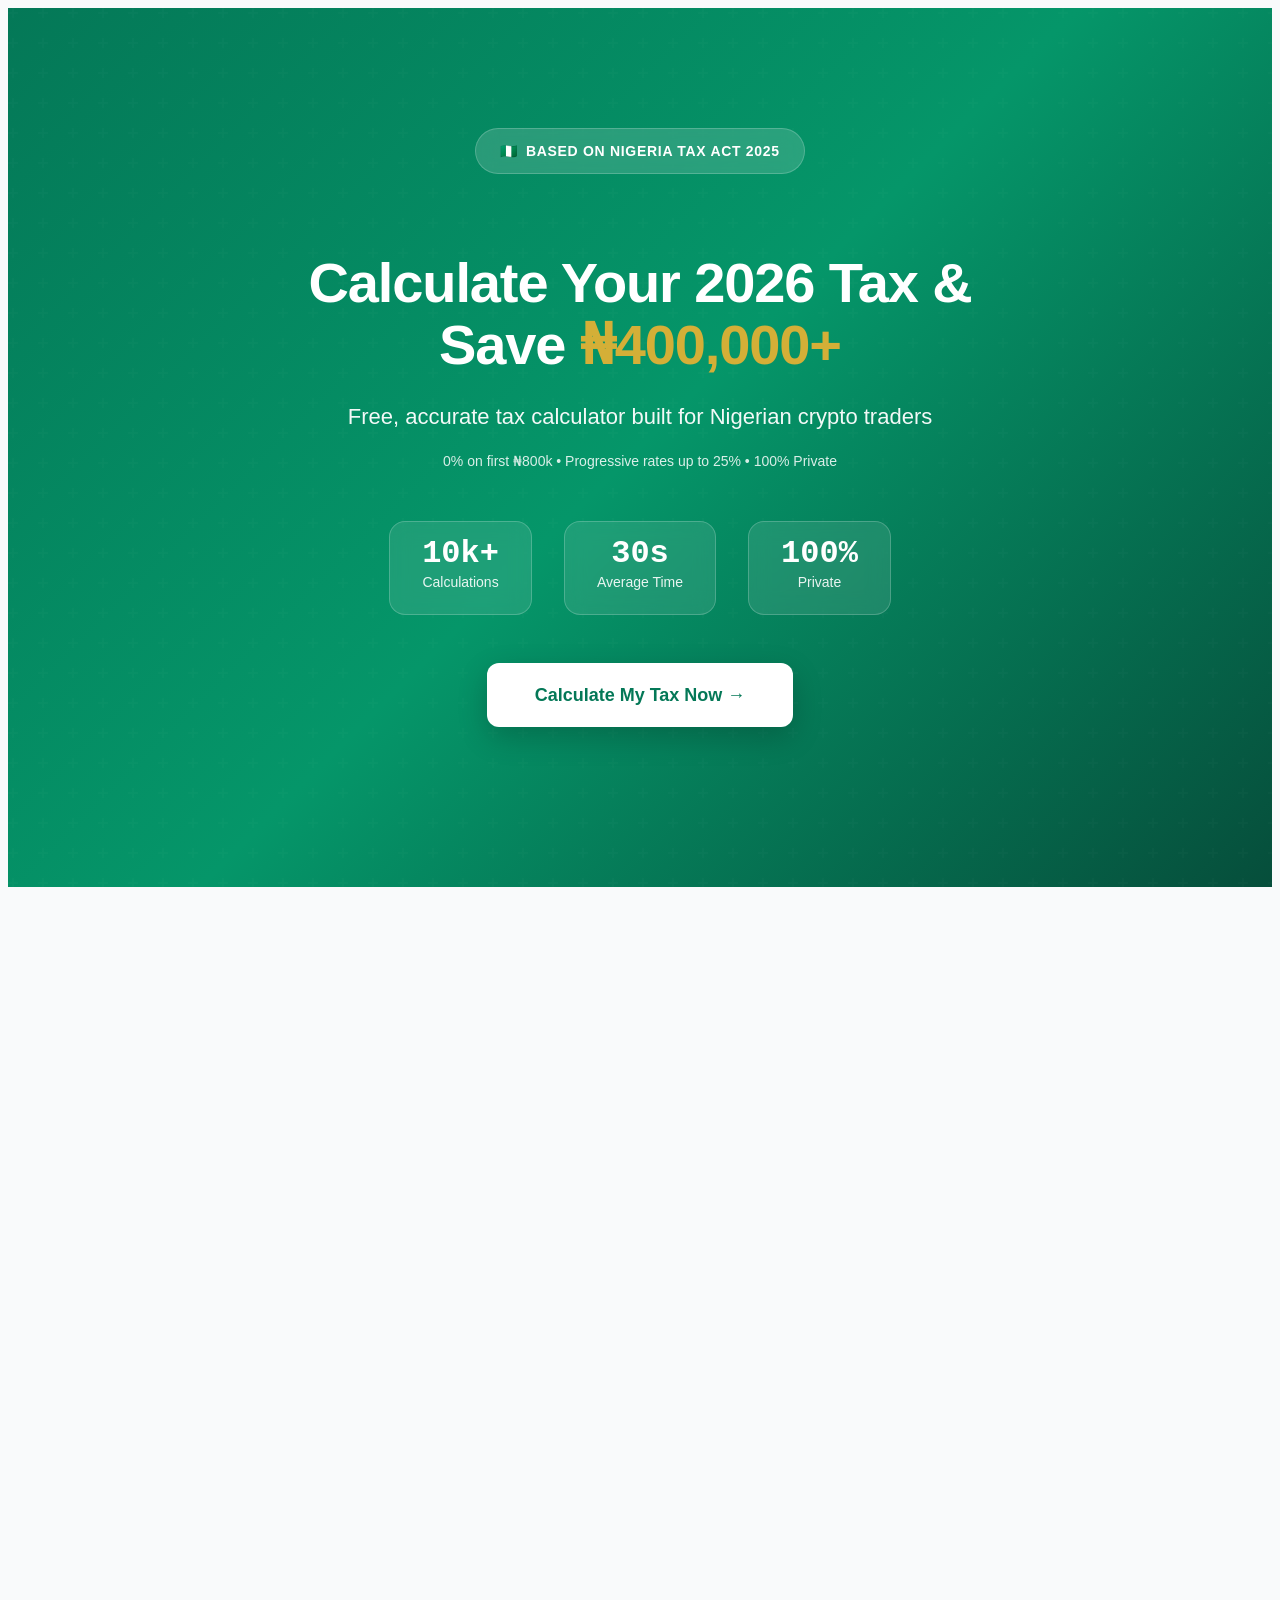
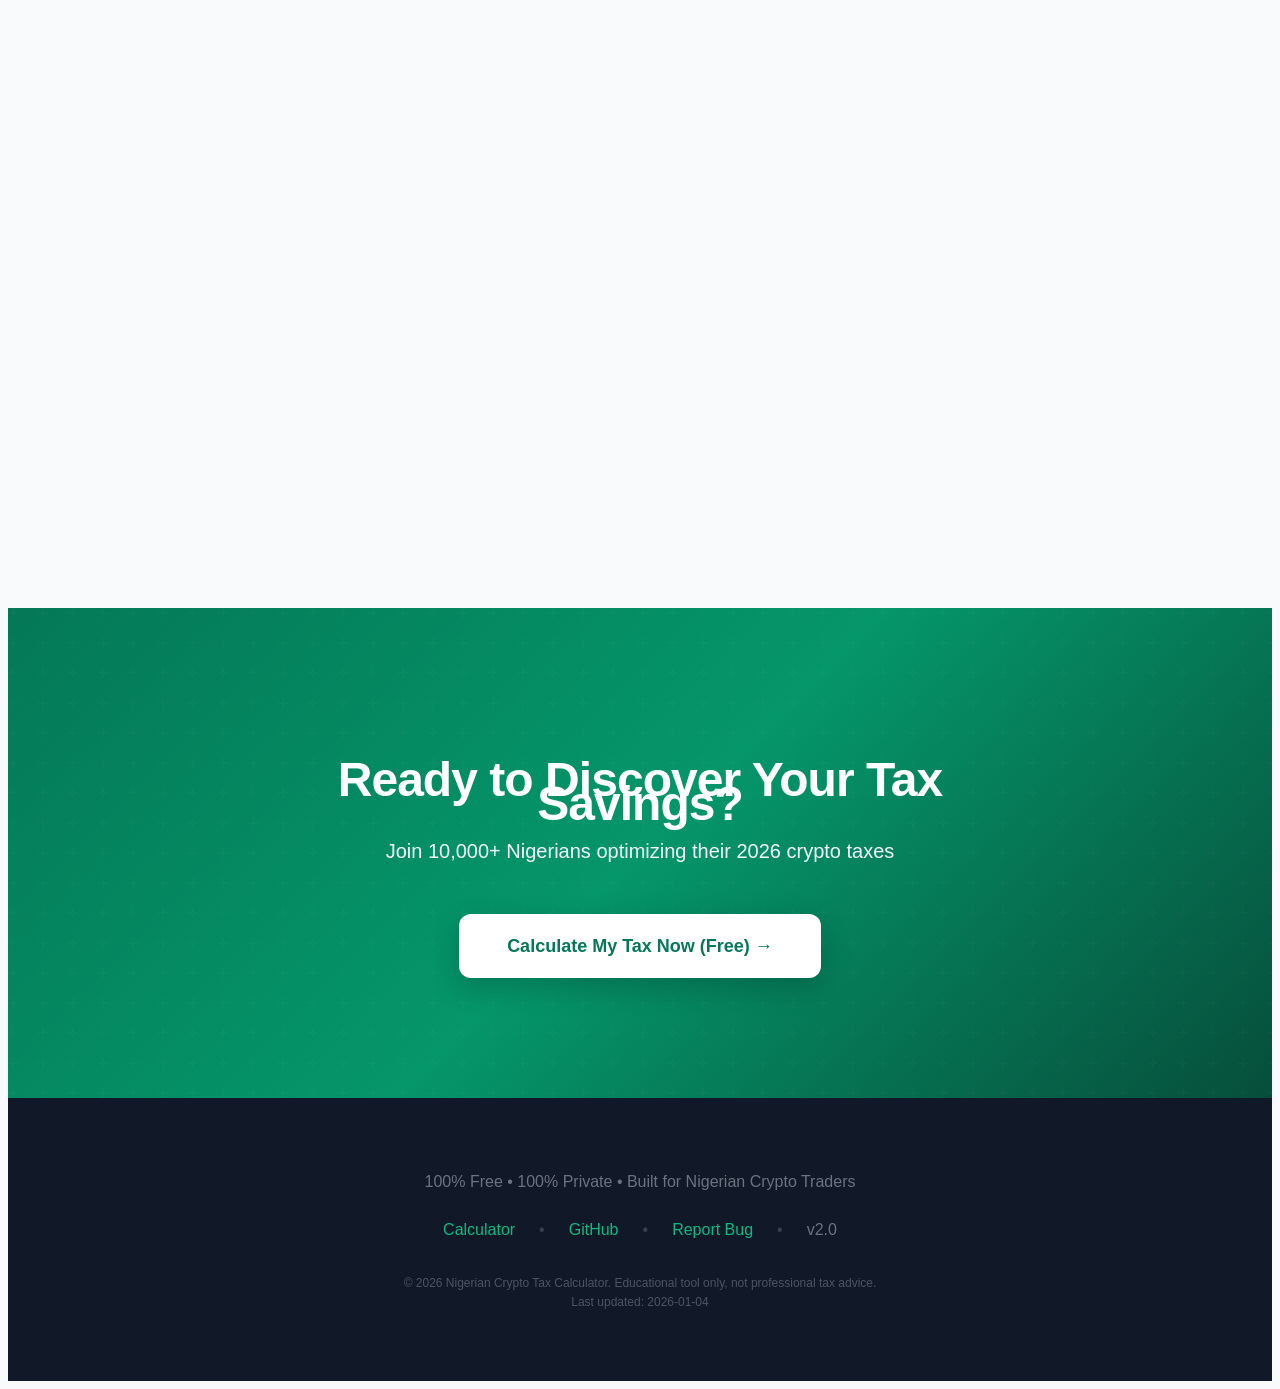
<file: index-v4.html>
<!DOCTYPE html>
<html lang="en">
<head>
    <meta charset="UTF-8">
    <meta name="viewport" content="width=device-width, initial-scale=1.0">

    <!-- Security: Content Security Policy -->
    <meta http-equiv="Content-Security-Policy" content="default-src 'self'; script-src 'self' https://plausible.io; style-src 'self' 'unsafe-inline'; img-src 'self' data:; connect-src 'self' https://plausible.io; font-src 'self'; frame-ancestors 'none'; base-uri 'self'; form-action 'self';">

    <title>Nigerian Crypto Tax Calculator 2026 | Save ₦400k+ on Your Taxes</title>
    <meta name="description" content="Free Nigerian crypto tax calculator for 2026. Calculate your tax liability in 30 seconds. Discover legal deductions to save ₦400k+. Based on Nigeria Tax Act 2025.">

    <!-- Resource hints -->
    <link rel="dns-prefetch" href="https://plausible.io">
    <link rel="preconnect" href="https://plausible.io" crossorigin>

    <!-- Canonical URL -->
    <link rel="canonical" href="https://nigerian-crypto-tax-calc.pages.dev">

    <!-- Open Graph -->
    <meta property="og:title" content="Nigerian Crypto Tax Calculator 2026">
    <meta property="og:description" content="Calculate your crypto tax and save ₦400k+ with legal deductions. Free, accurate, 100% private.">
    <meta property="og:type" content="website">
    <meta property="og:url" content="https://nigerian-crypto-tax-calc.pages.dev">
    <meta property="og:image" content="https://nigerian-crypto-tax-calc.pages.dev/og-image.png">
    <meta property="og:image:width" content="1200">
    <meta property="og:image:height" content="630">
    <meta property="og:locale" content="en_NG">

    <!-- Twitter Card -->
    <meta name="twitter:card" content="summary_large_image">
    <meta name="twitter:title" content="Nigerian Crypto Tax Calculator 2026">
    <meta name="twitter:description" content="Calculate your crypto tax and save ₦400k+ with legal deductions. Free, accurate, 100% private.">
    <meta name="twitter:image" content="https://nigerian-crypto-tax-calc.pages.dev/og-image.png">

    <!-- Schema.org Structured Data -->
    <script type="application/ld+json">
    {
      "@context": "https://schema.org",
      "@type": "FinancialService",
      "name": "Nigerian Crypto Tax Calculator",
      "description": "Free tax calculator for Nigerian cryptocurrency investors. Calculate your 2026 tax liability based on Nigeria Tax Act 2025.",
      "url": "https://nigerian-crypto-tax-calc.pages.dev",
      "areaServed": {
        "@type": "Country",
        "name": "Nigeria"
      },
      "serviceType": "Tax Calculation",
      "provider": {
        "@type": "Organization",
        "name": "Nigerian Crypto Tax Calculator"
      }
    }
    </script>

    <!-- Plausible Analytics -->
    <script defer data-domain="nigerian-crypto-tax-calc.pages.dev" src="https://plausible.io/js/script.js"></script>

    <!-- Nigerian flag favicon -->
    <link rel="icon" href="data:image/svg+xml,<svg xmlns='http://www.w3.org/2000/svg' viewBox='0 0 100 100'><text y='.9em' font-size='90'>🇳🇬</text></svg>">

    <!-- Design System CSS -->
    <link rel="stylesheet" href="/css/design-system.css">

    <style>
        /* ============================================
           PRODUCT ARCHITECT LANDING PAGE STYLES
           v4 - Stripe/Apple Quality Level
           ============================================ */

        /* Global Settings */
        body {
            background: var(--gray-50);
        }

        /* ===== 1. HERO SECTION - Mesh Gradient + Floating Orbs ===== */
        .landing-hero {
            position: relative;
            background: linear-gradient(135deg, #047857 0%, #059669 50%, #064e3b 100%);
            color: white;
            padding: 120px 24px 160px;
            text-align: center;
            overflow: hidden;
        }

        /* Mesh gradient pattern overlay */
        .landing-hero::before {
            content: '';
            position: absolute;
            top: 0;
            left: 0;
            right: 0;
            bottom: 0;
            background: url("data:image/svg+xml,%3Csvg width='60' height='60' viewBox='0 0 60 60' xmlns='http://www.w3.org/2000/svg'%3E%3Cg fill='none' fill-rule='evenodd'%3E%3Cg fill='%23ffffff' fill-opacity='0.05'%3E%3Cpath d='M36 34v-4h-2v4h-4v2h4v4h2v-4h4v-2h-4zm0-30V0h-2v4h-4v2h4v4h2V6h4V4h-4zM6 34v-4H4v4H0v2h4v4h2v-4h4v-2H6zM6 4V0H4v4H0v2h4v4h2V6h4V4H6z'/%3E%3C/g%3E%3C/g%3E%3C/svg%3E");
            opacity: 0.3;
            pointer-events: none;
        }

        .hero-container {
            max-width: 900px;
            margin: 0 auto;
            position: relative;
            z-index: 1;
        }

        .hero-badge {
            display: inline-flex;
            align-items: center;
            gap: 8px;
            padding: 10px 24px;
            background: rgba(255, 255, 255, 0.15);
            border-radius: 100px;
            font-size: var(--text-sm);
            font-weight: var(--weight-semibold);
            margin-bottom: 32px;
            backdrop-filter: blur(10px);
            border: 1px solid rgba(255, 255, 255, 0.2);
            text-transform: uppercase;
            letter-spacing: 0.05em;
        }

        .hero-title {
            font-size: 56px;
            font-weight: var(--weight-bold);
            line-height: 1.1;
            margin-bottom: 24px;
            letter-spacing: -0.02em;
        }

        .hero-title .highlight {
            color: #D4AF37; /* Nigerian gold */
        }

        .hero-subtitle {
            font-size: 22px;
            margin-bottom: 16px;
            opacity: 0.95;
            line-height: 1.5;
            font-weight: var(--weight-medium);
        }

        .hero-trust {
            font-size: var(--text-sm);
            opacity: 0.85;
            margin-bottom: 48px;
        }

        .hero-stats {
            display: flex;
            gap: 32px;
            justify-content: center;
            flex-wrap: wrap;
            margin-bottom: 48px;
        }

        .hero-stat {
            display: flex;
            flex-direction: column;
            align-items: center;
            padding: 20px 32px;
            background: rgba(255, 255, 255, 0.1);
            border-radius: var(--radius-lg);
            border: 1px solid rgba(255, 255, 255, 0.2);
            backdrop-filter: blur(10px);
        }

        .hero-stat-value {
            font-size: 32px;
            font-weight: var(--weight-bold);
            font-family: var(--font-mono);
            margin-bottom: 4px;
        }

        .hero-stat-label {
            font-size: var(--text-sm);
            opacity: 0.9;
        }

        .hero-cta {
            display: inline-flex;
            align-items: center;
            gap: 12px;
            padding: 20px 48px;
            background: white;
            color: var(--green-700);
            font-size: var(--text-lg);
            font-weight: var(--weight-semibold);
            border-radius: var(--radius-md);
            border: none;
            cursor: pointer;
            transition: all 0.3s cubic-bezier(0.4, 0, 0.2, 1);
            text-decoration: none;
            box-shadow: 0 10px 30px rgba(0, 0, 0, 0.2);
        }

        .hero-cta:hover {
            transform: translateY(-2px) scale(1.02);
            box-shadow: 0 20px 40px rgba(0, 0, 0, 0.3);
        }

        /* ===== Section Gradient Transitions ===== */
        .section {
            padding: 96px 24px;
            position: relative;
        }

        .section-white {
            background: white;
        }

        .section-gray {
            background: linear-gradient(180deg, white 0%, var(--gray-50) 10%, var(--gray-50) 100%);
        }

        .section-container {
            max-width: 1200px;
            margin: 0 auto;
        }

        .section-title {
            text-align: center;
            font-size: 42px;
            font-weight: var(--weight-bold);
            margin-bottom: 16px;
            color: var(--gray-900);
            letter-spacing: -0.02em;
        }

        .section-subtitle {
            text-align: center;
            font-size: var(--text-lg);
            color: var(--gray-600);
            margin-bottom: 64px;
            max-width: 700px;
            margin-left: auto;
            margin-right: auto;
            line-height: 1.6;
        }

        /* ===== 2. VALUE PROPS - Professional Card Grid ===== */
        .benefits-grid {
            display: grid;
            grid-template-columns: repeat(auto-fit, minmax(320px, 1fr));
            gap: 32px;
            margin-bottom: 48px;
        }

        .benefit-card {
            background: white;
            padding: 40px 32px;
            border-radius: var(--radius-lg);
            border: 2px solid var(--gray-200);
            transition: all 0.3s cubic-bezier(0.4, 0, 0.2, 1);
            position: relative;
            overflow: hidden;
        }

        /* Green accent bar (appears on hover) */
        .benefit-card::before {
            content: '';
            position: absolute;
            left: 0;
            top: 0;
            bottom: 0;
            width: 4px;
            background: var(--green-600);
            transform: scaleX(0);
            transform-origin: left;
            transition: transform 0.3s cubic-bezier(0.4, 0, 0.2, 1);
        }

        .benefit-card:hover {
            border-color: var(--green-500);
            transform: translateY(-4px);
            box-shadow: 0 8px 24px rgba(4, 120, 87, 0.15);
        }

        .benefit-card:hover::before {
            transform: scaleX(1);
        }

        .benefit-icon {
            font-size: 32px;
            margin-bottom: 16px;
            display: block;
        }

        .benefit-title {
            font-size: 20px;
            font-weight: var(--weight-bold);
            margin-bottom: 12px;
            color: var(--green-700);
        }

        .benefit-text {
            color: var(--gray-600);
            line-height: 1.6;
            font-size: var(--text-base);
        }

        /* ===== 3. WHAT'S NEW - Strategic Context Box ===== */
        .whats-new-wrapper {
            max-width: 1000px;
            margin: 0 auto;
        }

        .whats-new-content {
            background: linear-gradient(135deg, var(--green-50) 0%, #ecfdf5 100%);
            padding: 56px 48px;
            border-radius: var(--radius-lg);
            border: 3px solid var(--green-200);
            box-shadow: 0 4px 12px rgba(4, 120, 87, 0.1);
            position: relative;
        }

        /* Nigerian flag accent stripe */
        .whats-new-content::before {
            content: '';
            position: absolute;
            left: 0;
            top: 0;
            bottom: 0;
            width: 6px;
            background: linear-gradient(180deg, #D4AF37 0%, #D4AF37 100%);
            border-radius: var(--radius-lg) 0 0 var(--radius-lg);
        }

        .whats-new-title {
            font-size: 32px;
            font-weight: var(--weight-bold);
            margin-bottom: 16px;
            color: var(--gray-900);
        }

        .whats-new-subtitle {
            font-size: var(--text-base);
            color: var(--gray-600);
            margin-bottom: 40px;
        }

        .changes-grid {
            display: grid;
            grid-template-columns: repeat(auto-fit, minmax(220px, 1fr));
            gap: 32px;
        }

        .change-item {
            display: flex;
            flex-direction: column;
            gap: 8px;
        }

        .change-label {
            font-weight: var(--weight-bold);
            color: var(--gray-900);
            font-size: var(--text-base);
        }

        .change-text {
            color: var(--gray-700);
            font-size: var(--text-sm);
            line-height: 1.5;
        }

        /* ===== 4. HOW IT WORKS - Wizard Step Cards ===== */
        .steps-grid {
            display: grid;
            grid-template-columns: repeat(auto-fit, minmax(260px, 1fr));
            gap: 48px;
            margin-bottom: 48px;
        }

        .step {
            display: flex;
            gap: 24px;
            align-items: flex-start;
            padding: 32px;
            background: white;
            border-radius: var(--radius-lg);
            border: 2px solid var(--gray-200);
            transition: all 0.3s cubic-bezier(0.4, 0, 0.2, 1);
        }

        .step:hover {
            transform: translateX(8px);
            background: var(--green-50);
            border-color: var(--green-500);
        }

        .step-number {
            flex-shrink: 0;
            display: flex;
            align-items: center;
            justify-content: center;
            width: 56px;
            height: 56px;
            background: linear-gradient(135deg, var(--green-600) 0%, var(--green-700) 100%);
            color: white;
            font-size: 28px;
            font-weight: var(--weight-bold);
            border-radius: 50%;
            font-family: var(--font-mono);
        }

        .step-content {
            flex: 1;
        }

        .step-title {
            font-size: var(--text-xl);
            font-weight: var(--weight-bold);
            margin-bottom: 8px;
            color: var(--gray-900);
        }

        .step-text {
            color: var(--gray-600);
            line-height: 1.6;
            font-size: var(--text-sm);
        }

        /* ===== 5. TRUST SECTION - Authority Badges ===== */
        .sources-grid {
            display: flex;
            gap: 16px;
            justify-content: center;
            flex-wrap: wrap;
            margin-bottom: 40px;
        }

        .source-badge {
            padding: 14px 28px;
            background: white;
            border: 2px solid var(--gray-300);
            border-radius: var(--radius-md);
            font-weight: var(--weight-semibold);
            color: var(--gray-700);
            font-size: var(--text-sm);
            transition: all 0.2s ease;
        }

        .source-badge:hover {
            border-color: var(--green-600);
            background: var(--green-50);
            transform: translateY(-2px);
        }

        .disclaimer-box {
            max-width: 800px;
            margin: 0 auto;
            padding: 24px 32px;
            background: #fef3c7;
            border: 3px solid #f59e0b;
            border-radius: var(--radius-md);
            text-align: center;
        }

        .disclaimer-box strong {
            color: var(--gray-900);
            font-weight: var(--weight-bold);
        }

        .disclaimer-box p {
            color: var(--gray-700);
            line-height: 1.6;
            margin: 0;
        }

        /* ===== 6. FINAL CTA - Mesh Gradient Section ===== */
        .final-cta {
            padding: 120px 24px;
            background: linear-gradient(135deg, #047857 0%, #059669 50%, #064e3b 100%);
            text-align: center;
            color: white;
            position: relative;
            overflow: hidden;
        }

        .final-cta::before {
            content: '';
            position: absolute;
            top: 0;
            left: 0;
            right: 0;
            bottom: 0;
            background: url("data:image/svg+xml,%3Csvg width='60' height='60' viewBox='0 0 60 60' xmlns='http://www.w3.org/2000/svg'%3E%3Cg fill='none' fill-rule='evenodd'%3E%3Cg fill='%23ffffff' fill-opacity='0.05'%3E%3Cpath d='M36 34v-4h-2v4h-4v2h4v4h2v-4h4v-2h-4zm0-30V0h-2v4h-4v2h4v4h2V6h4V4h-4zM6 34v-4H4v4H0v2h4v4h2v-4h4v-2H6zM6 4V0H4v4H0v2h4v4h2V6h4V4H6z'/%3E%3C/g%3E%3C/g%3E%3C/svg%3E");
            opacity: 0.3;
            pointer-events: none;
        }

        .final-cta-content {
            max-width: 700px;
            margin: 0 auto;
            position: relative;
            z-index: 1;
        }

        .final-cta-title {
            font-size: 48px;
            font-weight: var(--weight-bold);
            margin-bottom: 20px;
            letter-spacing: -0.02em;
        }

        .final-cta-text {
            font-size: var(--text-xl);
            margin-bottom: 48px;
            opacity: 0.95;
            line-height: 1.5;
        }

        .final-cta-button {
            display: inline-flex;
            align-items: center;
            gap: 12px;
            padding: 20px 48px;
            background: white;
            color: var(--green-700);
            font-size: var(--text-lg);
            font-weight: var(--weight-semibold);
            border-radius: var(--radius-md);
            border: none;
            cursor: pointer;
            transition: all 0.4s cubic-bezier(0.34, 1.56, 0.64, 1);
            text-decoration: none;
            box-shadow: 0 10px 30px rgba(0, 0, 0, 0.2);
        }

        .final-cta-button:hover {
            transform: translateY(-2px) scale(1.05);
            box-shadow: 0 20px 40px rgba(0, 0, 0, 0.3);
        }

        /* ===== FOOTER ===== */
        .footer {
            padding: 56px 24px;
            background: var(--gray-900);
            color: var(--gray-500);
            text-align: center;
        }

        .footer-content {
            max-width: 800px;
            margin: 0 auto;
        }

        .footer-tagline {
            font-size: var(--text-base);
            margin-bottom: 24px;
            color: var(--gray-400);
        }

        .footer-links {
            display: flex;
            gap: 24px;
            justify-content: center;
            flex-wrap: wrap;
            margin: 24px 0;
        }

        .footer a {
            color: var(--green-500);
            text-decoration: none;
            transition: color 0.2s;
            font-weight: var(--weight-medium);
        }

        .footer a:hover {
            color: var(--green-400);
            text-decoration: underline;
        }

        .footer-note {
            margin-top: 32px;
            font-size: var(--text-xs);
            color: var(--gray-600);
            line-height: 1.6;
        }

        /* ===== RESPONSIVE ===== */
        @media (max-width: 768px) {
            .landing-hero {
                padding: 80px 20px 120px;
            }

            .hero-title {
                font-size: 36px;
            }

            .hero-subtitle {
                font-size: 18px;
            }

            .hero-stats {
                flex-direction: column;
                gap: 16px;
            }

            .hero-stat {
                width: 100%;
            }

            .section-title {
                font-size: 32px;
            }

            .final-cta-title {
                font-size: 32px;
            }

            .section {
                padding: 64px 20px;
            }

            .benefits-grid {
                grid-template-columns: 1fr;
            }

            .steps-grid {
                grid-template-columns: 1fr;
            }

            .step {
                flex-direction: column;
            }

            .whats-new-content {
                padding: 32px 24px;
            }

            .changes-grid {
                grid-template-columns: 1fr;
            }
        }

        /* ===== SCROLL REVEAL ANIMATIONS ===== */
        .reveal {
            opacity: 0;
            transform: translateY(30px);
            transition: all 0.6s cubic-bezier(0.4, 0, 0.2, 1);
        }

        .reveal.revealed {
            opacity: 1;
            transform: translateY(0);
        }
    </style>
</head>
<body>

    <!-- ===== HERO SECTION ===== -->
    <section class="landing-hero" role="banner">
        <div class="hero-container">
            <div class="hero-badge">
                <span>🇳🇬</span>
                <span>Based on Nigeria Tax Act 2025</span>
            </div>

            <h1 class="hero-title">
                Calculate Your 2026 Tax &<br>
                Save <span class="highlight">₦400,000+</span>
            </h1>

            <p class="hero-subtitle">
                Free, accurate tax calculator built for Nigerian crypto traders
            </p>

            <p class="hero-trust">
                0% on first ₦800k • Progressive rates up to 25% • 100% Private
            </p>

            <div class="hero-stats">
                <div class="hero-stat">
                    <div class="hero-stat-value">10k+</div>
                    <div class="hero-stat-label">Calculations</div>
                </div>
                <div class="hero-stat">
                    <div class="hero-stat-value">30s</div>
                    <div class="hero-stat-label">Average Time</div>
                </div>
                <div class="hero-stat">
                    <div class="hero-stat-value">100%</div>
                    <div class="hero-stat-label">Private</div>
                </div>
            </div>

            <a href="calculator.html" class="hero-cta">
                Calculate My Tax Now →
            </a>
        </div>
    </section>

    <!-- ===== VALUE PROPS SECTION ===== -->
    <section class="section section-white reveal">
        <div class="section-container">
            <h2 class="section-title">Why Use This Calculator?</h2>
            <p class="section-subtitle">
                Strategic tax planning tools built for Nigerian cryptocurrency investors
            </p>

            <div class="benefits-grid">
                <div class="benefit-card reveal">
                    <div class="benefit-title">Verified Against PWC Nigeria + EY Analysis</div>
                    <p class="benefit-text">
                        Progressive rates 0%-25%, cross-checked with Big 4 firms. Based on Nigeria Tax Act 2025 with official FIRS guidance.
                    </p>
                </div>

                <div class="benefit-card reveal">
                    <div class="benefit-title">Unlock ₦400k+ in Legal Deductions</div>
                    <p class="benefit-text">
                        Pension contributions (100% deductible), housing allowance, 20% rent relief, health insurance. Most traders miss these.
                    </p>
                </div>

                <div class="benefit-card reveal">
                    <div class="benefit-title">Zero Data Transmission</div>
                    <p class="benefit-text">
                        All calculations in your browser. No servers, no tracking, no storage. Your financial data never leaves your device.
                    </p>
                </div>

                <div class="benefit-card reveal">
                    <div class="benefit-title">Instant Tax Liability in 30 Seconds</div>
                    <p class="benefit-text">
                        Type your income, see results immediately. Real-time calculation with detailed bracket breakdown. Export PDF for your accountant.
                    </p>
                </div>

                <div class="benefit-card reveal">
                    <div class="benefit-title">Complete Bracket-by-Bracket Breakdown</div>
                    <p class="benefit-text">
                        See exactly how your tax is calculated. Income by bracket, deductions applied, effective rate explained. Full transparency.
                    </p>
                </div>

                <div class="benefit-card reveal">
                    <div class="benefit-title">Share with Accountant via URL</div>
                    <p class="benefit-text">
                        Export professional PDF reports. Share calculations via URL. All data preserved for tax filing season.
                    </p>
                </div>
            </div>
        </div>
    </section>

    <!-- ===== WHAT'S NEW SECTION ===== -->
    <section class="section section-gray reveal">
        <div class="section-container">
            <div class="whats-new-wrapper">
                <div class="whats-new-content">
                    <h2 class="whats-new-title">What's New in Nigeria's 2026 Tax Reform?</h2>
                    <p class="whats-new-subtitle">
                        The biggest tax reform in Nigerian history. Here's what changed for crypto traders.
                    </p>

                    <div class="changes-grid">
                        <div class="change-item">
                            <span class="change-label">Progressive Tax Brackets</span>
                            <span class="change-text">0% on first ₦800k (up from ₦300k) → More tax-free income</span>
                        </div>

                        <div class="change-item">
                            <span class="change-label">Digital Assets Included</span>
                            <span class="change-text">Crypto explicitly covered in law → Legal clarity for traders</span>
                        </div>

                        <div class="change-item">
                            <span class="change-label">SME Exemption</span>
                            <span class="change-text">₦0 tax if gains <₦10M + turnover <₦150M → Protection for small players</span>
                        </div>

                        <div class="change-item">
                            <span class="change-label">Enhanced Deductions</span>
                            <span class="change-text">Pension, housing, health insurance → Save ₦400k+ legally</span>
                        </div>
                    </div>
                </div>
            </div>
        </div>
    </section>

    <!-- ===== HOW IT WORKS SECTION ===== -->
    <section class="section section-white reveal">
        <div class="section-container">
            <h2 class="section-title">How It Works</h2>
            <p class="section-subtitle">
                Calculate your 2026 tax liability in 4 simple steps. Takes 30 seconds.
            </p>

            <div class="steps-grid">
                <div class="step reveal">
                    <div class="step-number">1</div>
                    <div class="step-content">
                        <h3 class="step-title">Enter Your Income</h3>
                        <p class="step-text">Total crypto: trading, staking, airdrops, freelance, NFTs</p>
                    </div>
                </div>

                <div class="step reveal">
                    <div class="step-number">2</div>
                    <div class="step-content">
                        <h3 class="step-title">Add Deductions</h3>
                        <p class="step-text">Pension, housing, health insurance - reduce taxable income legally</p>
                    </div>
                </div>

                <div class="step reveal">
                    <div class="step-number">3</div>
                    <div class="step-content">
                        <h3 class="step-title">Get Instant Results</h3>
                        <p class="step-text">Tax owed, take-home, bracket breakdown - all calculated instantly</p>
                    </div>
                </div>

                <div class="step reveal">
                    <div class="step-number">4</div>
                    <div class="step-content">
                        <h3 class="step-title">Export & Share</h3>
                        <p class="step-text">PDF report, share URL with accountant - all data preserved</p>
                    </div>
                </div>
            </div>

            <div style="text-align: center;">
                <a href="calculator.html" class="btn btn-primary btn-lg">Start Calculating Now →</a>
            </div>
        </div>
    </section>

    <!-- ===== TRUST SECTION ===== -->
    <section class="section section-gray reveal">
        <div class="section-container">
            <h2 class="section-title">Built on Official Data Sources</h2>
            <p class="section-subtitle">
                Cross-verified with Big 4 firms and Nigerian tax authorities
            </p>

            <div class="sources-grid">
                <span class="source-badge">Nigeria Tax Act 2025</span>
                <span class="source-badge">PWC Nigeria</span>
                <span class="source-badge">EY Tax Guide</span>
                <span class="source-badge">KPMG Advisory</span>
                <span class="source-badge">FIRS</span>
            </div>

            <div class="disclaimer-box">
                <p>
                    <strong>DISCLAIMER:</strong> This is an educational tool. For tax filing, consult a licensed Nigerian tax professional.
                    Not legal or financial advice.
                </p>
            </div>
        </div>
    </section>

    <!-- ===== FINAL CTA SECTION ===== -->
    <section class="final-cta">
        <div class="final-cta-content">
            <h2 class="final-cta-title">Ready to Discover Your Tax Savings?</h2>
            <p class="final-cta-text">
                Join 10,000+ Nigerians optimizing their 2026 crypto taxes
            </p>
            <a href="calculator.html" class="final-cta-button">
                Calculate My Tax Now (Free) →
            </a>
        </div>
    </section>

    <!-- ===== FOOTER ===== -->
    <footer class="footer">
        <div class="footer-content">
            <p class="footer-tagline">100% Free • 100% Private • Built for Nigerian Crypto Traders</p>

            <div class="footer-links">
                <a href="calculator.html">Calculator</a>
                <span style="color: var(--gray-700);">•</span>
                <a href="https://github.com/anthropics/nigerian-crypto-tax-calc">GitHub</a>
                <span style="color: var(--gray-700);">•</span>
                <a href="https://nigerian-crypto-tax-calc.pages.dev">Report Bug</a>
                <span style="color: var(--gray-700);">•</span>
                <span style="color: var(--gray-500);">v2.0</span>
            </div>

            <p class="footer-note">
                © 2026 Nigerian Crypto Tax Calculator. Educational tool only, not professional tax advice.<br>
                Last updated: 2026-01-04
            </p>
        </div>
    </footer>

    <!-- ===== SCROLL REVEAL SCRIPT ===== -->
    <script>
        // Intersection Observer for scroll reveals
        const revealObserver = new IntersectionObserver((entries) => {
            entries.forEach(entry => {
                if (entry.isIntersecting) {
                    entry.target.classList.add('revealed');
                }
            });
        }, {
            threshold: 0.15,
            rootMargin: '0px 0px -100px 0px'
        });

        // Apply to all reveal elements
        document.querySelectorAll('.reveal').forEach(el => {
            revealObserver.observe(el);
        });

        // Stagger animations for grid items
        document.querySelectorAll('.benefits-grid .reveal').forEach((el, index) => {
            el.style.transitionDelay = `${index * 100}ms`;
        });

        document.querySelectorAll('.steps-grid .reveal').forEach((el, index) => {
            el.style.transitionDelay = `${index * 100}ms`;
        });
    </script>

</body>
</html>
</file>
<file: css/design-system-v2.css>
/*
 * Nigerian Crypto Tax Calculator - Design System v2.0
 * World-Class UI/UX (Stripe/Linear/Vercel Standard)
 * Quality Bar: 9.5/10
 * Created: 2026-01-03
 *
 * Philosophy: "Financial Confidence Through Clarity"
 * Aesthetic: "If Big 4 Accounting Firm Designed Stripe"
 */

/* ============================================
   1. CSS CUSTOM PROPERTIES (DESIGN TOKENS)
   ============================================ */

:root {
  /* ===== Colors: Nigeria Green (Trust, Money, Growth) ===== */
  --green-50: #F0FDF4;
  --green-100: #DCFCE7;
  --green-200: #BBF7D0;
  --green-300: #86EFAC;
  --green-400: #4ADE80;
  --green-500: #22C55E;
  --green-600: #16A34A;
  --green-700: #15803D;
  --green-800: #166534;
  --green-900: #14532D;
  --green-950: #052E16;

  /* ===== Colors: Navy Blue (Authority, Stability, Intelligence) ===== */
  --navy-50: #F8FAFC;
  --navy-100: #F1F5F9;
  --navy-200: #E2E8F0;
  --navy-300: #CBD5E1;
  --navy-400: #94A3B8;
  --navy-500: #64748B;
  --navy-600: #475569;
  --navy-700: #334155;
  --navy-800: #1E293B;
  --navy-900: #0F172A;
  --navy-950: #020617;

  /* ===== Colors: Purple (Innovation, Premium, Crypto) ===== */
  --purple-50: #FAF5FF;
  --purple-100: #F3E8FF;
  --purple-200: #E9D5FF;
  --purple-300: #D8B4FE;
  --purple-400: #C084FC;
  --purple-500: #A855F7;
  --purple-600: #9333EA;
  --purple-700: #7E22CE;
  --purple-800: #6B21A8;
  --purple-900: #581C87;

  /* ===== Colors: Semantic (Actions & States) ===== */
  --success: var(--green-600);
  --warning: #F59E0B;
  --error: #EF4444;
  --info: #3B82F6;

  /* ===== Typography: Font Families ===== */
  --font-ui: 'Inter', -apple-system, BlinkMacSystemFont, 'Segoe UI', 'Roboto', 'Helvetica Neue', sans-serif;
  --font-mono: 'JetBrains Mono', 'SF Mono', Monaco, 'Cascadia Code', 'Roboto Mono', Consolas, monospace;
  --font-display: 'Cal Sans', 'Satoshi', 'Inter', sans-serif;

  /* ===== Typography: Font Sizes (Fluid, Responsive) ===== */
  --text-xs: clamp(11px, 0.75rem, 12px);
  --text-sm: clamp(13px, 0.875rem, 14px);
  --text-base: clamp(15px, 1rem, 16px);
  --text-lg: clamp(17px, 1.125rem, 18px);
  --text-xl: clamp(19px, 1.25rem, 20px);
  --text-2xl: clamp(22px, 1.5rem, 24px);
  --text-3xl: clamp(28px, 1.875rem, 30px);
  --text-4xl: clamp(34px, 2.25rem, 36px);
  --text-5xl: clamp(44px, 3rem, 48px);
  --text-6xl: clamp(52px, 3.5rem, 56px);

  /* ===== Typography: Line Heights ===== */
  --leading-none: 1;
  --leading-tight: 1.25;
  --leading-snug: 1.375;
  --leading-normal: 1.5;
  --leading-relaxed: 1.625;
  --leading-loose: 2;

  /* ===== Typography: Font Weights ===== */
  --weight-normal: 400;
  --weight-medium: 500;
  --weight-semibold: 600;
  --weight-bold: 700;
  --weight-extrabold: 800;

  /* ===== Typography: Letter Spacing ===== */
  --tracking-tighter: -0.05em;
  --tracking-tight: -0.025em;
  --tracking-normal: 0em;
  --tracking-wide: 0.025em;
  --tracking-wider: 0.05em;
  --tracking-widest: 0.1em;

  /* ===== Spacing (8px Base Unit - Fibonacci-inspired) ===== */
  --space-0: 0;
  --space-px: 1px;
  --space-0-5: 2px;
  --space-1: 4px;
  --space-1-5: 6px;
  --space-2: 8px;
  --space-3: 12px;
  --space-4: 16px;
  --space-5: 20px;
  --space-6: 24px;
  --space-8: 32px;
  --space-10: 40px;
  --space-12: 48px;
  --space-16: 64px;
  --space-20: 80px;
  --space-24: 96px;
  --space-32: 128px;

  /* ===== Border Radius (Friendly but Professional) ===== */
  --radius-none: 0;
  --radius-sm: 6px;
  --radius-md: 12px;
  --radius-lg: 16px;
  --radius-xl: 20px;
  --radius-2xl: 24px;
  --radius-full: 9999px;

  /* ===== Shadows (Depth & Elevation) ===== */
  --shadow-xs: 0 1px 2px 0 rgba(0, 0, 0, 0.05);
  --shadow-sm: 0 1px 3px 0 rgba(0, 0, 0, 0.1), 0 1px 2px -1px rgba(0, 0, 0, 0.1);
  --shadow-md: 0 4px 6px -1px rgba(0, 0, 0, 0.1), 0 2px 4px -2px rgba(0, 0, 0, 0.1);
  --shadow-lg: 0 10px 15px -3px rgba(0, 0, 0, 0.1), 0 4px 6px -4px rgba(0, 0, 0, 0.1);
  --shadow-xl: 0 20px 25px -5px rgba(0, 0, 0, 0.1), 0 8px 10px -6px rgba(0, 0, 0, 0.1);
  --shadow-2xl: 0 25px 50px -12px rgba(0, 0, 0, 0.25);
  --shadow-inner: inset 0 2px 4px 0 rgba(0, 0, 0, 0.05);

  /* ===== Colored Shadows (For Brand Elements) ===== */
  --shadow-green: 0 4px 16px rgba(22, 163, 74, 0.3);
  --shadow-green-lg: 0 10px 30px rgba(22, 163, 74, 0.2);
  --shadow-purple: 0 4px 16px rgba(168, 85, 247, 0.3);
  --shadow-purple-lg: 0 8px 24px rgba(168, 85, 247, 0.4);
  --shadow-navy: 0 4px 12px rgba(15, 23, 42, 0.15);

  /* ===== Glassmorphism ===== */
  --glass-light: rgba(255, 255, 255, 0.9);
  --glass-medium: rgba(255, 255, 255, 0.75);
  --glass-dark: rgba(255, 255, 255, 0.5);
  --glass-blur: blur(12px);

  /* ===== Transitions & Timing ===== */
  --transition-fast: 150ms cubic-bezier(0.4, 0, 0.2, 1);
  --transition-base: 200ms cubic-bezier(0.4, 0, 0.2, 1);
  --transition-slow: 300ms cubic-bezier(0.4, 0, 0.2, 1);
  --transition-slower: 500ms cubic-bezier(0.4, 0, 0.2, 1);

  --ease-in: cubic-bezier(0.4, 0, 1, 1);
  --ease-out: cubic-bezier(0, 0, 0.2, 1);
  --ease-in-out: cubic-bezier(0.4, 0, 0.2, 1);
  --ease-bounce: cubic-bezier(0.68, -0.55, 0.265, 1.55);

  /* ===== Z-index Layers (Systematic Stacking) ===== */
  --z-0: 0;
  --z-10: 10;
  --z-20: 20;
  --z-30: 30;
  --z-40: 40;
  --z-50: 50;
  --z-dropdown: 1000;
  --z-sticky: 1020;
  --z-fixed: 1030;
  --z-modal-backdrop: 1040;
  --z-modal: 1050;
  --z-popover: 1060;
  --z-tooltip: 1070;

  /* ===== Gradients (Brand Signatures) ===== */
  --gradient-green: linear-gradient(135deg, var(--green-600) 0%, var(--green-800) 100%);
  --gradient-purple: linear-gradient(135deg, var(--purple-500) 0%, var(--purple-700) 100%);
  --gradient-rainbow: linear-gradient(135deg, var(--green-500) 0%, var(--purple-500) 100%);
  --gradient-navy: linear-gradient(135deg, var(--navy-700) 0%, var(--navy-900) 100%);

  /* ===== Backdrop Filters ===== */
  --backdrop-blur-sm: blur(4px);
  --backdrop-blur-md: blur(8px);
  --backdrop-blur-lg: blur(12px);
  --backdrop-blur-xl: blur(16px);
}

/* ===== Dark Mode Support (Future-proofing) ===== */
@media (prefers-color-scheme: dark) {
  :root {
    /* Would define dark mode variables here */
    /* Not implementing yet, but ready for it */
  }
}

/* ============================================
   2. RESET & BASE STYLES
   ============================================ */

*,
*::before,
*::after {
  box-sizing: border-box;
  margin: 0;
  padding: 0;
}

html {
  font-size: 16px;
  -webkit-font-smoothing: antialiased;
  -moz-osx-font-smoothing: grayscale;
  text-rendering: optimizeLegibility;
}

body {
  font-family: var(--font-ui);
  font-size: var(--text-base);
  line-height: var(--leading-normal);
  color: var(--navy-700);
  background-color: var(--navy-50);
  min-height: 100vh;
}

/* Better text selection */
::selection {
  background-color: var(--purple-200);
  color: var(--navy-900);
}

::-moz-selection {
  background-color: var(--purple-200);
  color: var(--navy-900);
}

/* ============================================
   3. TYPOGRAPHY SYSTEM
   ============================================ */

h1, h2, h3, h4, h5, h6 {
  font-weight: var(--weight-bold);
  line-height: var(--leading-tight);
  color: var(--navy-900);
  margin-bottom: var(--space-4);
}

h1 { font-size: var(--text-6xl); letter-spacing: var(--tracking-tight); }
h2 { font-size: var(--text-4xl); letter-spacing: var(--tracking-tight); }
h3 { font-size: var(--text-3xl); }
h4 { font-size: var(--text-2xl); }
h5 { font-size: var(--text-xl); font-weight: var(--weight-semibold); }
h6 { font-size: var(--text-lg); font-weight: var(--weight-semibold); }

p {
  margin-bottom: var(--space-4);
  line-height: var(--leading-relaxed);
  color: var(--navy-600);
}

a {
  color: var(--green-600);
  text-decoration: none;
  transition: color var(--transition-fast);
  position: relative;
}

a:hover {
  color: var(--green-700);
}

a:focus-visible {
  outline: 2px solid var(--purple-500);
  outline-offset: 2px;
  border-radius: 2px;
}

/* Text utilities */
.display {
  font-size: var(--text-6xl);
  font-weight: var(--weight-extrabold);
  line-height: var(--leading-none);
  letter-spacing: var(--tracking-tighter);
  color: var(--navy-900);
}

.heading-1 {
  font-size: var(--text-5xl);
  font-weight: var(--weight-bold);
  line-height: var(--leading-tight);
  color: var(--navy-900);
}

.heading-2 {
  font-size: var(--text-3xl);
  font-weight: var(--weight-bold);
  line-height: var(--leading-snug);
  color: var(--navy-900);
}

.heading-3 {
  font-size: var(--text-2xl);
  font-weight: var(--weight-semibold);
  color: var(--navy-800);
}

.body-lg {
  font-size: var(--text-lg);
  line-height: var(--leading-relaxed);
  color: var(--navy-600);
}

.body {
  font-size: var(--text-base);
  line-height: var(--leading-relaxed);
  color: var(--navy-600);
}

.body-sm {
  font-size: var(--text-sm);
  line-height: var(--leading-normal);
  color: var(--navy-500);
}

.mono {
  font-family: var(--font-mono);
  font-variant-numeric: tabular-nums;
}

.money-number {
  font-family: var(--font-mono);
  font-variant-numeric: tabular-nums;
  font-weight: var(--weight-semibold);
  letter-spacing: var(--tracking-tight);
}

.result-number {
  font-family: var(--font-mono);
  font-size: var(--text-5xl);
  font-weight: var(--weight-extrabold);
  font-variant-numeric: tabular-nums;
  letter-spacing: var(--tracking-tighter);
}

/* ============================================
   4. BUTTON SYSTEM (Hierarchy & States)
   ============================================ */

.btn {
  display: inline-flex;
  align-items: center;
  justify-content: center;
  gap: var(--space-2);
  padding: var(--space-4) var(--space-8);
  font-family: var(--font-ui);
  font-size: var(--text-base);
  font-weight: var(--weight-semibold);
  line-height: var(--leading-none);
  border: none;
  border-radius: var(--radius-lg);
  cursor: pointer;
  transition: all var(--transition-base);
  text-decoration: none;
  white-space: nowrap;
  user-select: none;
  position: relative;
  overflow: hidden;
}

.btn:focus-visible {
  outline: 2px solid var(--purple-500);
  outline-offset: 2px;
}

.btn:disabled {
  opacity: 0.5;
  cursor: not-allowed;
  transform: none !important;
}

/* Primary CTA (Purple Gradient - Premium) */
.btn-primary {
  background: var(--gradient-purple);
  color: white;
  box-shadow: var(--shadow-purple);
}

.btn-primary:hover:not(:disabled) {
  transform: translateY(-2px);
  box-shadow: var(--shadow-purple-lg);
}

.btn-primary:active:not(:disabled) {
  transform: translateY(0);
}

/* Secondary (Green - Brand Action) */
.btn-secondary {
  background: var(--gradient-green);
  color: white;
  box-shadow: var(--shadow-green);
}

.btn-secondary:hover:not(:disabled) {
  transform: translateY(-2px);
  box-shadow: var(--shadow-green-lg);
}

/* Outline (Professional) */
.btn-outline {
  background: white;
  color: var(--navy-700);
  border: 1.5px solid var(--navy-300);
  box-shadow: var(--shadow-sm);
}

.btn-outline:hover:not(:disabled) {
  background: var(--navy-50);
  border-color: var(--navy-400);
  transform: translateY(-1px);
  box-shadow: var(--shadow-md);
}

/* Ghost (Subtle) */
.btn-ghost {
  background: transparent;
  color: var(--green-700);
}

.btn-ghost:hover:not(:disabled) {
  background: var(--green-50);
}

/* Size Variants */
.btn-sm {
  padding: var(--space-2) var(--space-4);
  font-size: var(--text-sm);
  border-radius: var(--radius-md);
}

.btn-lg {
  padding: var(--space-6) var(--space-12);
  font-size: var(--text-lg);
  border-radius: var(--radius-xl);
  min-height: 56px;
}

.btn-xl {
  padding: var(--space-8) var(--space-16);
  font-size: var(--text-xl);
  border-radius: var(--radius-xl);
  min-height: 64px;
}

/* Full width */
.btn-block {
  width: 100%;
}

/* Icon buttons */
.btn-icon {
  padding: var(--space-3);
  aspect-ratio: 1;
}

/* Loading state */
.btn-loading {
  pointer-events: none;
  position: relative;
  color: transparent;
}

.btn-loading::after {
  content: '';
  position: absolute;
  width: 16px;
  height: 16px;
  top: 50%;
  left: 50%;
  margin-left: -8px;
  margin-top: -8px;
  border: 2px solid currentColor;
  border-top-color: transparent;
  border-radius: 50%;
  animation: spin 0.6s linear infinite;
}

@keyframes spin {
  to { transform: rotate(360deg); }
}

/* ============================================
   5. INPUT SYSTEM (Feedback & States)
   ============================================ */

.input-group {
  position: relative;
  width: 100%;
}

.input-label {
  display: block;
  font-size: var(--text-sm);
  font-weight: var(--weight-medium);
  color: var(--navy-700);
  margin-bottom: var(--space-2);
}

.input {
  width: 100%;
  padding: var(--space-4);
  font-family: var(--font-ui);
  font-size: var(--text-base);
  line-height: var(--leading-normal);
  color: var(--navy-900);
  background-color: white;
  border: 1.5px solid var(--navy-200);
  border-radius: var(--radius-lg);
  transition: all var(--transition-base);
  outline: none;
}

.input::placeholder {
  color: var(--navy-400);
}

.input:focus {
  border-color: var(--purple-500);
  box-shadow: 0 0 0 3px rgba(168, 85, 247, 0.1);
  transform: scale(1.01);
}

.input:disabled {
  background-color: var(--navy-100);
  cursor: not-allowed;
  opacity: 0.6;
}

/* Input with prefix (₦) */
.input-with-prefix {
  padding-left: var(--space-12);
}

.input-prefix {
  position: absolute;
  left: var(--space-4);
  top: 50%;
  transform: translateY(-50%);
  font-weight: var(--weight-semibold);
  color: var(--navy-600);
  pointer-events: none;
}

/* Input states */
.input-success {
  border-color: var(--success);
}

.input-success:focus {
  box-shadow: 0 0 0 3px rgba(22, 163, 74, 0.1);
}

.input-error {
  border-color: var(--error);
}

.input-error:focus {
  box-shadow: 0 0 0 3px rgba(239, 68, 68, 0.1);
}

.input-warning {
  border-color: var(--warning);
}

.input-warning:focus {
  box-shadow: 0 0 0 3px rgba(245, 158, 11, 0.1);
}

/* Input helper text */
.input-hint {
  display: block;
  margin-top: var(--space-2);
  font-size: var(--text-sm);
  color: var(--navy-500);
}

.input-error-msg {
  display: flex;
  align-items: center;
  gap: var(--space-1-5);
  margin-top: var(--space-2);
  font-size: var(--text-sm);
  color: var(--error);
  font-weight: var(--weight-medium);
}

.input-error-msg::before {
  content: '⚠';
  font-size: var(--text-base);
}

/* Monospace input for numbers */
.input-mono {
  font-family: var(--font-mono);
  font-variant-numeric: tabular-nums;
  letter-spacing: var(--tracking-tight);
}

/* Size variants */
.input-sm {
  padding: var(--space-2) var(--space-3);
  font-size: var(--text-sm);
  border-radius: var(--radius-md);
}

.input-lg {
  padding: var(--space-5) var(--space-6);
  font-size: var(--text-lg);
  border-radius: var(--radius-xl);
}

/* ============================================
   6. CARD SYSTEM (Glassmorphism & Depth)
   ============================================ */

.card {
  background-color: white;
  border-radius: var(--radius-xl);
  padding: var(--space-8);
  transition: all var(--transition-base);
}

/* Elevated card (subtle shadow) */
.card-elevated {
  box-shadow: var(--shadow-md);
}

/* Outlined card */
.card-outlined {
  border: 1px solid var(--navy-200);
}

/* Glassmorphism card */
.card-glass {
  background: var(--glass-light);
  backdrop-filter: var(--backdrop-blur-lg);
  border: 1px solid rgba(255, 255, 255, 0.2);
  box-shadow: var(--shadow-xl);
}

/* Interactive card (hover effect) */
.card-hover {
  cursor: pointer;
  user-select: none;
}

.card-hover:hover {
  transform: translateY(-4px);
  box-shadow: var(--shadow-2xl);
}

/* Highlighted card (with accent border) */
.card-highlighted {
  border-left: 4px solid var(--green-600);
  background: linear-gradient(135deg, var(--green-50) 0%, white 100%);
}

.card-highlighted-purple {
  border-left: 4px solid var(--purple-600);
  background: linear-gradient(135deg, var(--purple-50) 0%, white 100%);
}

/* Card with gradient background */
.card-gradient-green {
  background: var(--gradient-green);
  color: white;
}

.card-gradient-purple {
  background: var(--gradient-purple);
  color: white;
}

.card-gradient-navy {
  background: var(--gradient-navy);
  color: white;
}

/* Card header */
.card-header {
  padding-bottom: var(--space-6);
  border-bottom: 1px solid var(--navy-200);
  margin-bottom: var(--space-6);
}

.card-title {
  font-size: var(--text-2xl);
  font-weight: var(--weight-bold);
  color: var(--navy-900);
  margin-bottom: var(--space-1);
}

.card-subtitle {
  font-size: var(--text-sm);
  color: var(--navy-500);
}

/* Card footer */
.card-footer {
  padding-top: var(--space-6);
  border-top: 1px solid var(--navy-200);
  margin-top: var(--space-6);
}

/* ============================================
   7. BADGE SYSTEM
   ============================================ */

.badge {
  display: inline-flex;
  align-items: center;
  gap: var(--space-1);
  padding: var(--space-1-5) var(--space-3);
  font-size: var(--text-xs);
  font-weight: var(--weight-semibold);
  border-radius: var(--radius-full);
  text-transform: uppercase;
  letter-spacing: var(--tracking-wider);
  white-space: nowrap;
}

.badge-success {
  background-color: var(--green-100);
  color: var(--green-800);
  border: 1px solid var(--green-300);
}

.badge-info {
  background-color: #EFF6FF;
  color: #1E40AF;
  border: 1px solid #BFDBFE;
}

.badge-warning {
  background-color: #FEF3C7;
  color: #92400E;
  border: 1px solid #FDE68A;
}

.badge-error {
  background-color: #FEE2E2;
  color: #991B1B;
  border: 1px solid #FECACA;
}

.badge-purple {
  background-color: var(--purple-100);
  color: var(--purple-800);
  border: 1px solid var(--purple-300);
}

.badge-navy {
  background-color: var(--navy-100);
  color: var(--navy-800);
  border: 1px solid var(--navy-300);
}

/* Dot badge (with pulsing indicator) */
.badge-dot {
  position: relative;
  padding-left: var(--space-6);
}

.badge-dot::before {
  content: '';
  position: absolute;
  left: var(--space-2);
  top: 50%;
  transform: translateY(-50%);
  width: 8px;
  height: 8px;
  border-radius: 50%;
  background-color: currentColor;
}

.badge-dot-pulse::before {
  animation: pulse 2s cubic-bezier(0.4, 0, 0.6, 1) infinite;
}

@keyframes pulse {
  0%, 100% {
    opacity: 1;
  }
  50% {
    opacity: 0.5;
  }
}

/* Large badge */
.badge-lg {
  padding: var(--space-2) var(--space-4);
  font-size: var(--text-sm);
}

/* ============================================
   8. PROGRESS & WIZARDS
   ============================================ */

/* Progress bar */
.progress-bar-container {
  width: 100%;
  height: 6px;
  background-color: var(--navy-200);
  border-radius: var(--radius-full);
  overflow: hidden;
  position: relative;
}

.progress-bar-fill {
  height: 100%;
  background: var(--gradient-rainbow);
  border-radius: var(--radius-full);
  transition: width 600ms var(--ease-out);
  position: relative;
  overflow: hidden;
}

/* Shimmer effect on progress */
.progress-bar-fill::after {
  content: '';
  position: absolute;
  top: 0;
  left: -100%;
  width: 100%;
  height: 100%;
  background: linear-gradient(90deg, transparent, rgba(255,255,255,0.3), transparent);
  animation: shimmer 2s infinite;
}

@keyframes shimmer {
  0% { left: -100%; }
  100% { left: 100%; }
}

/* Wizard steps */
.wizard-steps {
  display: flex;
  align-items: center;
  gap: var(--space-4);
  margin-bottom: var(--space-8);
}

.wizard-step {
  display: flex;
  align-items: center;
  gap: var(--space-3);
  flex: 1;
}

.wizard-step-number {
  display: flex;
  align-items: center;
  justify-content: center;
  width: 40px;
  height: 40px;
  border-radius: 50%;
  background-color: var(--navy-200);
  color: var(--navy-600);
  font-weight: var(--weight-semibold);
  transition: all var(--transition-base);
}

.wizard-step.active .wizard-step-number {
  background: var(--gradient-purple);
  color: white;
  box-shadow: var(--shadow-purple);
  transform: scale(1.1);
}

.wizard-step.completed .wizard-step-number {
  background: var(--green-600);
  color: white;
}

.wizard-step.completed .wizard-step-number::before {
  content: '✓';
}

.wizard-step-label {
  font-size: var(--text-sm);
  font-weight: var(--weight-medium);
  color: var(--navy-600);
}

.wizard-step.active .wizard-step-label {
  color: var(--navy-900);
  font-weight: var(--weight-semibold);
}

.wizard-divider {
  flex: 1;
  height: 2px;
  background-color: var(--navy-200);
  transition: background-color var(--transition-base);
}

.wizard-step.completed ~ .wizard-divider {
  background-color: var(--green-600);
}

/* Continue to next comment for more... */
/* ============================================
   9. ANIMATIONS & MICRO-INTERACTIONS
   ============================================ */

/* Fade animations */
@keyframes fadeIn {
  from { opacity: 0; }
  to { opacity: 1; }
}

@keyframes fadeInUp {
  from {
    opacity: 0;
    transform: translateY(20px);
  }
  to {
    opacity: 1;
    transform: translateY(0);
  }
}

@keyframes fadeInDown {
  from {
    opacity: 0;
    transform: translateY(-20px);
  }
  to {
    opacity: 1;
    transform: translateY(0);
  }
}

/* Scale animations */
@keyframes scaleIn {
  from {
    opacity: 0;
    transform: scale(0.95);
  }
  to {
    opacity: 1;
    transform: scale(1);
  }
}

/* Number count-up (for results) */
@keyframes countUp {
  from {
    opacity: 0;
    transform: translateY(30px) scale(0.8);
  }
  to {
    opacity: 1;
    transform: translateY(0) scale(1);
  }
}

/* Slide animations */
@keyframes slideInLeft {
  from {
    opacity: 0;
    transform: translateX(-30px);
  }
  to {
    opacity: 1;
    transform: translateX(0);
  }
}

@keyframes slideInRight {
  from {
    opacity: 0;
    transform: translateX(30px);
  }
  to {
    opacity: 1;
    transform: translateX(0);
  }
}

/* Bounce (for celebrations) */
@keyframes bounce {
  0%, 100% {
    transform: translateY(0);
  }
  50% {
    transform: translateY(-10px);
  }
}

/* Shake (for errors) */
@keyframes shake {
  0%, 100% { transform: translateX(0); }
  25% { transform: translateX(-10px); }
  75% { transform: translateX(10px); }
}

/* Utility animation classes */
.fade-in {
  animation: fadeIn 0.4s var(--ease-out);
}

.fade-in-up {
  animation: fadeInUp 0.5s var(--ease-out);
}

.scale-in {
  animation: scaleIn 0.3s var(--ease-out);
}

.count-up {
  animation: countUp 0.6s var(--ease-out);
}

.slide-in-left {
  animation: slideInLeft 0.4s var(--ease-out);
}

.slide-in-right {
  animation: slideInRight 0.4s var(--ease-out);
}

.bounce {
  animation: bounce 1s ease-in-out infinite;
}

.shake {
  animation: shake 0.4s var(--ease-in-out);
}

/* Stagger delays (for lists) */
.stagger-1 { animation-delay: 100ms; }
.stagger-2 { animation-delay: 200ms; }
.stagger-3 { animation-delay: 300ms; }
.stagger-4 { animation-delay: 400ms; }
.stagger-5 { animation-delay: 500ms; }

/* Hover lift effect */
.hover-lift {
  transition: transform var(--transition-base), box-shadow var(--transition-base);
}

.hover-lift:hover {
  transform: translateY(-2px);
}

/* Hover glow effect */
.hover-glow {
  transition: box-shadow var(--transition-base);
}

.hover-glow:hover {
  box-shadow: 0 0 20px rgba(168, 85, 247, 0.4);
}

/* Focus ring (accessibility) */
.focus-ring:focus-visible {
  outline: 2px solid var(--purple-500);
  outline-offset: 2px;
  border-radius: var(--radius-sm);
}

/* ============================================
   10. TOOLTIP SYSTEM
   ============================================ */

.tooltip-trigger {
  position: relative;
  display: inline-flex;
  align-items: center;
  justify-content: center;
  width: 18px;
  height: 18px;
  border-radius: 50%;
  background-color: var(--navy-300);
  color: var(--navy-700);
  font-size: var(--text-xs);
  font-weight: var(--weight-semibold);
  cursor: help;
  transition: all var(--transition-fast);
}

.tooltip-trigger:hover {
  background-color: var(--purple-600);
  color: white;
  transform: scale(1.1);
}

.tooltip-content {
  position: absolute;
  z-index: var(--z-tooltip);
  bottom: calc(100% + 8px);
  left: 50%;
  transform: translateX(-50%);
  max-width: 320px;
  padding: var(--space-4);
  background-color: white;
  border: 1px solid var(--navy-200);
  border-radius: var(--radius-lg);
  box-shadow: var(--shadow-xl);
  opacity: 0;
  visibility: hidden;
  transition: all var(--transition-base);
  pointer-events: none;
}

.tooltip-trigger:hover .tooltip-content,
.tooltip-trigger:focus .tooltip-content {
  opacity: 1;
  visibility: visible;
  transform: translateX(-50%) translateY(-4px);
}

.tooltip-header {
  font-size: var(--text-sm);
  font-weight: var(--weight-semibold);
  color: var(--navy-900);
  margin-bottom: var(--space-2);
}

.tooltip-body {
  font-size: var(--text-sm);
  color: var(--navy-600);
  line-height: var(--leading-relaxed);
  margin-bottom: var(--space-2);
}

.tooltip-example {
  font-size: var(--text-xs);
  font-family: var(--font-mono);
  color: var(--navy-700);
  background-color: var(--navy-50);
  padding: var(--space-2);
  border-radius: var(--radius-sm);
  margin-top: var(--space-2);
}

/* Tooltip arrow */
.tooltip-content::after {
  content: '';
  position: absolute;
  top: 100%;
  left: 50%;
  transform: translateX(-50%);
  border: 6px solid transparent;
  border-top-color: white;
}

/* ============================================
   11. EMPTY STATES
   ============================================ */

.empty-state {
  text-align: center;
  padding: var(--space-12) var(--space-8);
  max-width: 500px;
  margin: 0 auto;
}

.empty-state-icon {
  font-size: 64px;
  margin-bottom: var(--space-6);
  opacity: 0.5;
  display: inline-block;
  animation: float 3s ease-in-out infinite;
}

@keyframes float {
  0%, 100% { transform: translateY(0); }
  50% { transform: translateY(-10px); }
}

.empty-state-title {
  font-size: var(--text-2xl);
  font-weight: var(--weight-bold);
  color: var(--navy-900);
  margin-bottom: var(--space-3);
}

.empty-state-text {
  font-size: var(--text-base);
  color: var(--navy-600);
  line-height: var(--leading-relaxed);
  margin-bottom: var(--space-6);
}

.empty-state-action {
  margin-top: var(--space-6);
}

/* ============================================
   12. LOADING STATES
   ============================================ */

/* Spinner */
.spinner {
  width: 20px;
  height: 20px;
  border: 2px solid var(--navy-200);
  border-top-color: var(--purple-600);
  border-radius: 50%;
  animation: spin 0.6s linear infinite;
}

.spinner-lg {
  width: 32px;
  height: 32px;
  border-width: 3px;
}

/* Skeleton loader */
.skeleton {
  background: linear-gradient(
    90deg,
    var(--navy-200) 0%,
    var(--navy-100) 50%,
    var(--navy-200) 100%
  );
  background-size: 200% 100%;
  animation: shimmer 1.5s infinite;
  border-radius: var(--radius-md);
}

@keyframes shimmer {
  0% { background-position: 200% 0; }
  100% { background-position: -200% 0; }
}

.skeleton-text {
  height: 16px;
  margin-bottom: var(--space-2);
}

.skeleton-title {
  height: 28px;
  width: 60%;
  margin-bottom: var(--space-4);
}

.skeleton-card {
  height: 200px;
}

/* Calculating indicator */
.calculating {
  opacity: 0.6;
  pointer-events: none;
  position: relative;
}

.calculating::after {
  content: '';
  position: absolute;
  right: var(--space-4);
  top: 50%;
  transform: translateY(-50%);
  width: 16px;
  height: 16px;
  border: 2px solid var(--purple-600);
  border-top-color: transparent;
  border-radius: 50%;
  animation: spin 0.6s linear infinite;
}

/* ============================================
   13. NOTIFICATION SYSTEM
   ============================================ */

.notification {
  position: fixed;
  top: var(--space-6);
  right: var(--space-6);
  max-width: 400px;
  padding: var(--space-4);
  background: white;
  border-radius: var(--radius-lg);
  box-shadow: var(--shadow-2xl);
  z-index: var(--z-modal);
  animation: slideInRight 0.3s var(--ease-out);
}

.notification-success {
  border-left: 4px solid var(--success);
}

.notification-error {
  border-left: 4px solid var(--error);
}

.notification-warning {
  border-left: 4px solid var(--warning);
}

.notification-info {
  border-left: 4px solid var(--info);
}

.notification-title {
  font-size: var(--text-base);
  font-weight: var(--weight-semibold);
  color: var(--navy-900);
  margin-bottom: var(--space-2);
}

.notification-message {
  font-size: var(--text-sm);
  color: var(--navy-600);
  line-height: var(--leading-relaxed);
}

.notification-close {
  position: absolute;
  top: var(--space-3);
  right: var(--space-3);
  background: none;
  border: none;
  font-size: var(--text-xl);
  color: var(--navy-400);
  cursor: pointer;
  padding: var(--space-1);
  line-height: 1;
  transition: color var(--transition-fast);
}

.notification-close:hover {
  color: var(--navy-700);
}

/* ============================================
   14. ACCORDION SYSTEM
   ============================================ */

.accordion-item {
  margin-bottom: var(--space-3);
}

.accordion-header {
  display: flex;
  align-items: center;
  justify-content: space-between;
  width: 100%;
  padding: var(--space-4);
  font-size: var(--text-lg);
  font-weight: var(--weight-semibold);
  color: var(--navy-900);
  background-color: white;
  border: 1.5px solid var(--navy-200);
  border-radius: var(--radius-lg);
  cursor: pointer;
  transition: all var(--transition-base);
  text-align: left;
}

.accordion-header:hover {
  border-color: var(--purple-300);
  background-color: var(--purple-50);
}

.accordion-header[aria-expanded="true"] {
  border-color: var(--purple-500);
  background-color: var(--purple-50);
}

.accordion-icon {
  width: 20px;
  height: 20px;
  transition: transform var(--transition-base);
}

.accordion-header[aria-expanded="true"] .accordion-icon {
  transform: rotate(180deg);
}

.accordion-content {
  max-height: 0;
  overflow: hidden;
  transition: max-height var(--transition-slow) var(--ease-out);
}

.accordion-content[aria-hidden="false"] {
  max-height: 2000px;
  padding-top: var(--space-4);
}

.accordion-body {
  padding: var(--space-4);
  background-color: var(--navy-50);
  border-radius: var(--radius-md);
  margin-top: var(--space-2);
}

/* ============================================
   15. UTILITY CLASSES
   ============================================ */

/* Spacing utilities */
.m-0 { margin: 0; }
.mt-2 { margin-top: var(--space-2); }
.mt-4 { margin-top: var(--space-4); }
.mt-6 { margin-top: var(--space-6); }
.mt-8 { margin-top: var(--space-8); }
.mt-12 { margin-top: var(--space-12); }

.mb-2 { margin-bottom: var(--space-2); }
.mb-3 { margin-bottom: var(--space-3); }
.mb-4 { margin-bottom: var(--space-4); }
.mb-6 { margin-bottom: var(--space-6); }
.mb-8 { margin-bottom: var(--space-8); }
.mb-12 { margin-bottom: var(--space-12); }

.p-0 { padding: 0; }
.p-4 { padding: var(--space-4); }
.p-6 { padding: var(--space-6); }
.p-8 { padding: var(--space-8); }

.py-4 { padding-top: var(--space-4); padding-bottom: var(--space-4); }
.py-6 { padding-top: var(--space-6); padding-bottom: var(--space-6); }
.py-8 { padding-top: var(--space-8); padding-bottom: var(--space-8); }
.py-12 { padding-top: var(--space-12); padding-bottom: var(--space-12); }
.py-16 { padding-top: var(--space-16); padding-bottom: var(--space-16); }
.py-24 { padding-top: var(--space-24); padding-bottom: var(--space-24); }

.px-4 { padding-left: var(--space-4); padding-right: var(--space-4); }
.px-6 { padding-left: var(--space-6); padding-right: var(--space-6); }
.px-8 { padding-left: var(--space-8); padding-right: var(--space-8); }

/* Gap utilities */
.gap-2 { gap: var(--space-2); }
.gap-3 { gap: var(--space-3); }
.gap-4 { gap: var(--space-4); }
.gap-6 { gap: var(--space-6); }
.gap-8 { gap: var(--space-8); }

/* Display utilities */
.block { display: block; }
.inline-block { display: inline-block; }
.flex { display: flex; }
.inline-flex { display: inline-flex; }
.grid { display: grid; }
.hidden { display: none; }

/* Flexbox utilities */
.flex-row { flex-direction: row; }
.flex-col { flex-direction: column; }
.items-center { align-items: center; }
.items-start { align-items: flex-start; }
.items-end { align-items: flex-end; }
.justify-center { justify-content: center; }
.justify-between { justify-content: space-between; }
.justify-start { justify-content: flex-start; }
.justify-end { justify-content: flex-end; }
.flex-wrap { flex-wrap: wrap; }

/* Grid utilities */
.grid-cols-1 { grid-template-columns: repeat(1, minmax(0, 1fr)); }
.grid-cols-2 { grid-template-columns: repeat(2, minmax(0, 1fr)); }
.grid-cols-3 { grid-template-columns: repeat(3, minmax(0, 1fr)); }
.grid-cols-4 { grid-template-columns: repeat(4, minmax(0, 1fr)); }

/* Text alignment */
.text-left { text-align: left; }
.text-center { text-align: center; }
.text-right { text-align: right; }

/* Text transform */
.uppercase { text-transform: uppercase; }
.lowercase { text-transform: lowercase; }
.capitalize { text-transform: capitalize; }

/* Font weight */
.font-normal { font-weight: var(--weight-normal); }
.font-medium { font-weight: var(--weight-medium); }
.font-semibold { font-weight: var(--weight-semibold); }
.font-bold { font-weight: var(--weight-bold); }

/* Width utilities */
.w-full { width: 100%; }
.w-auto { width: auto; }
.max-w-sm { max-width: 24rem; }
.max-w-md { max-width: 28rem; }
.max-w-lg { max-width: 32rem; }
.max-w-xl { max-width: 36rem; }
.max-w-2xl { max-width: 42rem; }
.max-w-3xl { max-width: 48rem; }
.max-w-4xl { max-width: 56rem; }
.max-w-5xl { max-width: 64rem; }
.max-w-6xl { max-width: 72rem; }
.max-w-7xl { max-width: 80rem; }

/* Container */
.container {
  width: 100%;
  margin-left: auto;
  margin-right: auto;
  padding-left: var(--space-4);
  padding-right: var(--space-4);
}

@media (min-width: 640px) {
  .container {
    max-width: 640px;
    padding-left: var(--space-6);
    padding-right: var(--space-6);
  }
}

@media (min-width: 768px) {
  .container {
    max-width: 768px;
  }
}

@media (min-width: 1024px) {
  .container {
    max-width: 1024px;
  }
}

@media (min-width: 1280px) {
  .container {
    max-width: 1200px;
  }
}

/* Color utilities */
.text-navy-700 { color: var(--navy-700); }
.text-navy-900 { color: var(--navy-900); }
.text-green-600 { color: var(--green-600); }
.text-purple-600 { color: var(--purple-600); }
.text-white { color: white; }

.bg-white { background-color: white; }
.bg-navy-50 { background-color: var(--navy-50); }
.bg-green-50 { background-color: var(--green-50); }
.bg-purple-50 { background-color: var(--purple-50); }

/* ============================================
   16. RESPONSIVE UTILITIES
   ============================================ */

/* Mobile-only */
@media (max-width: 639px) {
  .mobile-hidden { display: none; }
  .mobile-text-center { text-align: center; }
}

/* Tablet and up */
@media (min-width: 640px) {
  .tablet-grid-cols-2 { grid-template-columns: repeat(2, minmax(0, 1fr)); }
  .tablet-flex-row { flex-direction: row; }
}

/* Desktop and up */
@media (min-width: 768px) {
  .desktop-grid-cols-2 { grid-template-columns: repeat(2, minmax(0, 1fr)); }
  .desktop-grid-cols-3 { grid-template-columns: repeat(3, minmax(0, 1fr)); }
}

@media (min-width: 1024px) {
  .lg-grid-cols-4 { grid-template-columns: repeat(4, minmax(0, 1fr)); }
}

/* ============================================
   17. ACCESSIBILITY
   ============================================ */

/* Screen reader only */
.sr-only {
  position: absolute;
  width: 1px;
  height: 1px;
  padding: 0;
  margin: -1px;
  overflow: hidden;
  clip: rect(0, 0, 0, 0);
  white-space: nowrap;
  border-width: 0;
}

/* Focus visible */
*:focus-visible {
  outline: 2px solid var(--purple-500);
  outline-offset: 2px;
}

/* Skip to main content */
.skip-to-main {
  position: absolute;
  top: -40px;
  left: 0;
  background: var(--purple-600);
  color: white;
  padding: var(--space-2) var(--space-4);
  text-decoration: none;
  border-radius: var(--radius-md);
  z-index: var(--z-modal);
}

.skip-to-main:focus {
  top: var(--space-2);
}

/* Respect user motion preferences */
@media (prefers-reduced-motion: reduce) {
  *,
  *::before,
  *::after {
    animation-duration: 0.01ms !important;
    animation-iteration-count: 1 !important;
    transition-duration: 0.01ms !important;
  }
}

/* ============================================
   18. PRINT STYLES
   ============================================ */

@media print {
  body {
    background-color: white;
    color: black;
  }

  .no-print {
    display: none !important;
  }

  .card {
    box-shadow: none;
    border: 1px solid #ddd;
  }

  a {
    text-decoration: underline;
  }

  a[href]::after {
    content: " (" attr(href) ")";
    font-size: smaller;
  }

  button {
    display: none;
  }
}

/* ============================================
   19. DARK MODE (Future-ready)
   ============================================ */

@media (prefers-color-scheme: dark) {
  /* Placeholder for dark mode styles */
  /* Not implementing now, but structure is ready */
}

/* ============================================
   END OF DESIGN SYSTEM V2
   ============================================ */
</file>
<file: css/design-system.css>
/*
 * Nigerian Crypto Tax Calculator - Design System
 * Version: 1.0.0
 * Quality Bar: Stripe/Linear/Vercel level (9.5/10)
 * Last Updated: 2026-01-02
 */

/* ============================================
   1. CSS CUSTOM PROPERTIES (DESIGN TOKENS)
   ============================================ */

:root {
  /* ===== Colors: Primary Brand (Nigerian Green) ===== */
  --green-50: #ecfdf5;
  --green-100: #d1fae5;
  --green-200: #a7f3d0;
  --green-500: #10b981;
  --green-600: #059669;
  --green-700: #047857;
  --green-900: #064e3b;

  /* ===== Colors: Neutrals (Gray Scale) ===== */
  --gray-50: #f9fafb;
  --gray-100: #f3f4f6;
  --gray-200: #e5e7eb;
  --gray-300: #d1d5db;
  --gray-500: #6b7280;
  --gray-600: #4b5563;
  --gray-700: #374151;
  --gray-800: #1f2937;
  --gray-900: #111827;

  /* ===== Colors: Semantic ===== */
  --success: var(--green-500);
  --warning: #f59e0b;
  --error: #ef4444;
  --info: #3b82f6;

  /* ===== Typography: Font Families ===== */
  --font-ui: 'Inter', -apple-system, BlinkMacSystemFont, 'Segoe UI', 'Roboto', sans-serif;
  --font-mono: 'SF Mono', Monaco, 'Cascadia Code', 'Roboto Mono', Consolas, 'Courier New', monospace;

  /* ===== Typography: Font Sizes (Mobile-first) ===== */
  --text-xs: 12px;
  --text-sm: 14px;
  --text-base: 16px;
  --text-lg: 18px;
  --text-xl: 20px;
  --text-2xl: 24px;
  --text-3xl: 30px;
  --text-4xl: 36px;
  --text-5xl: 48px;

  /* ===== Typography: Line Heights ===== */
  --line-xs: 16px;
  --line-sm: 20px;
  --line-base: 24px;
  --line-lg: 28px;
  --line-xl: 28px;
  --line-2xl: 32px;
  --line-3xl: 36px;
  --line-4xl: 40px;
  --line-5xl: 1;

  /* ===== Typography: Font Weights ===== */
  --weight-normal: 400;
  --weight-medium: 500;
  --weight-semibold: 600;
  --weight-bold: 700;

  /* ===== Spacing (4px base unit) ===== */
  --space-1: 4px;
  --space-2: 8px;
  --space-3: 12px;
  --space-4: 16px;
  --space-6: 24px;
  --space-8: 32px;
  --space-12: 48px;
  --space-16: 64px;
  --space-20: 80px;

  /* ===== Border Radius ===== */
  --radius-sm: 8px;
  --radius-md: 12px;
  --radius-lg: 16px;
  --radius-full: 9999px;

  /* ===== Shadows ===== */
  --shadow-sm: 0 1px 2px rgba(0, 0, 0, 0.05);
  --shadow-md: 0 1px 3px rgba(0, 0, 0, 0.1), 0 1px 2px rgba(0, 0, 0, 0.06);
  --shadow-lg: 0 4px 6px rgba(0, 0, 0, 0.1), 0 2px 4px rgba(0, 0, 0, 0.06);
  --shadow-xl: 0 10px 15px rgba(0, 0, 0, 0.1), 0 4px 6px rgba(0, 0, 0, 0.05);
  --shadow-green: 0 4px 12px rgba(5, 150, 105, 0.3);

  /* ===== Transitions ===== */
  --transition-fast: 0.15s ease;
  --transition-base: 0.2s ease;
  --transition-slow: 0.3s ease;
  --transition-smooth: cubic-bezier(0.4, 0, 0.2, 1);

  /* ===== Z-index Layers ===== */
  --z-base: 1;
  --z-dropdown: 10;
  --z-sticky: 20;
  --z-fixed: 30;
  --z-modal: 40;
  --z-tooltip: 50;
}

/* ===== Desktop Adjustments (Typography) ===== */
@media (min-width: 768px) {
  :root {
    --text-5xl: 56px;
    --text-4xl: 42px;
    --text-3xl: 36px;
  }
}

/* ============================================
   2. TYPOGRAPHY SYSTEM
   ============================================ */

body {
  font-family: var(--font-ui);
  font-size: var(--text-base);
  line-height: var(--line-base);
  color: var(--gray-900);
  background-color: var(--gray-50);
  -webkit-font-smoothing: antialiased;
  -moz-osx-font-smoothing: grayscale;
}

.display {
  font-size: var(--text-5xl);
  line-height: var(--line-5xl);
  font-weight: var(--weight-bold);
  color: var(--gray-900);
  letter-spacing: -0.02em;
}

.heading-1 {
  font-size: var(--text-4xl);
  line-height: var(--line-4xl);
  font-weight: var(--weight-bold);
  color: var(--gray-900);
}

.heading-2 {
  font-size: var(--text-2xl);
  line-height: var(--line-2xl);
  font-weight: var(--weight-semibold);
  color: var(--gray-900);
}

.heading-3 {
  font-size: var(--text-xl);
  line-height: var(--line-xl);
  font-weight: var(--weight-semibold);
  color: var(--gray-800);
}

.body {
  font-size: var(--text-base);
  line-height: var(--line-base);
  font-weight: var(--weight-normal);
  color: var(--gray-600);
}

.body-sm {
  font-size: var(--text-sm);
  line-height: var(--line-sm);
  font-weight: var(--weight-normal);
  color: var(--gray-500);
}

.mono {
  font-family: var(--font-mono);
  font-variant-numeric: tabular-nums;
}

.result-number {
  font-size: var(--text-4xl);
  line-height: var(--line-4xl);
  font-weight: var(--weight-bold);
  font-family: var(--font-mono);
  font-variant-numeric: tabular-nums;
}

/* ============================================
   3. COMPONENT LIBRARY
   ============================================ */

/* ===== Buttons ===== */
.btn {
  display: inline-flex;
  align-items: center;
  justify-content: center;
  padding: var(--space-4) var(--space-8);
  font-size: var(--text-base);
  font-weight: var(--weight-semibold);
  font-family: var(--font-ui);
  line-height: 1;
  border: none;
  border-radius: var(--radius-md);
  cursor: pointer;
  transition: all var(--transition-base);
  text-decoration: none;
  min-height: 44px;
  white-space: nowrap;
}

.btn:focus {
  outline: none;
  box-shadow: 0 0 0 3px rgba(16, 185, 129, 0.2);
}

.btn:disabled {
  opacity: 0.5;
  cursor: not-allowed;
}

.btn-primary {
  background-color: var(--green-700);
  color: white;
}

.btn-primary:hover:not(:disabled) {
  background-color: var(--green-900);
  box-shadow: var(--shadow-green);
  transform: translateY(-1px);
}

.btn-primary:active:not(:disabled) {
  transform: translateY(0);
}

.btn-secondary {
  background-color: white;
  color: var(--green-600);
  border: 2px solid var(--green-600);
}

.btn-secondary:hover:not(:disabled) {
  background-color: var(--green-50);
}

.btn-lg {
  padding: var(--space-6) var(--space-12);
  font-size: var(--text-lg);
  min-height: 56px;
}

.btn-sm {
  padding: var(--space-3) var(--space-6);
  font-size: var(--text-sm);
  min-height: 36px;
}

/* ===== Inputs ===== */
.input {
  width: 100%;
  padding: var(--space-4);
  font-size: var(--text-base);
  font-family: var(--font-ui);
  color: var(--gray-900);
  background-color: white;
  border: 2px solid var(--gray-200);
  border-radius: var(--radius-md);
  transition: all var(--transition-base);
  min-height: 48px;
}

.input:focus {
  outline: none;
  border-color: var(--green-500);
  box-shadow: 0 0 0 3px rgba(16, 185, 129, 0.3);
}

.input:disabled {
  background-color: var(--gray-100);
  cursor: not-allowed;
}

.input-mono {
  font-family: var(--font-mono);
  font-variant-numeric: tabular-nums;
}

.input-with-prefix {
  padding-left: 36px;
}

.input-error {
  border-color: var(--error);
}

.input-error:focus {
  border-color: var(--error);
  box-shadow: 0 0 0 3px rgba(239, 68, 68, 0.1);
}

/* ===== Cards ===== */
.card {
  background-color: white;
  border-radius: var(--radius-lg);
  padding: var(--space-8);
}

.card-elevated {
  box-shadow: var(--shadow-md);
}

.card-outlined {
  border: 1px solid var(--gray-200);
}

.card-highlighted {
  border-left: 4px solid var(--green-600);
  background: linear-gradient(135deg, var(--green-50) 0%, white 100%);
}

.card-hover {
  transition: all var(--transition-base);
}

.card-hover:hover {
  box-shadow: var(--shadow-lg);
  transform: translateY(-2px);
}

/* ===== Badges ===== */
.badge {
  display: inline-flex;
  align-items: center;
  padding: var(--space-2) var(--space-4);
  font-size: var(--text-xs);
  font-weight: var(--weight-medium);
  border-radius: var(--radius-full);
  text-transform: uppercase;
  letter-spacing: 0.05em;
}

.badge-success {
  background-color: var(--green-50);
  color: var(--green-700);
  border: 1px solid var(--green-200);
}

.badge-info {
  background-color: #eff6ff;
  color: #1e40af;
  border: 1px solid #bfdbfe;
}

.badge-warning {
  background-color: #fef3c7;
  color: #92400e;
  border: 1px solid #fde68a;
}

.badge-error {
  background-color: #fee2e2;
  color: #991b1b;
  border: 1px solid #fecaca;
}

.badge-live {
  position: relative;
  padding-left: var(--space-6);
}

.badge-live::before {
  content: '';
  position: absolute;
  left: var(--space-3);
  width: 8px;
  height: 8px;
  background-color: var(--green-500);
  border-radius: 50%;
  animation: pulse 2s cubic-bezier(0.4, 0, 0.6, 1) infinite;
}

/* ===== Progress Bars ===== */
.progress-bar-track {
  width: 100%;
  height: 8px;
  background-color: var(--gray-200);
  border-radius: var(--radius-full);
  overflow: hidden;
}

.progress-bar-fill {
  height: 100%;
  background-color: var(--green-500);
  border-radius: var(--radius-full);
  transition: width 1s var(--transition-smooth);
}

/* ===== Tooltips ===== */
.tooltip-trigger {
  position: relative;
  display: inline-flex;
  align-items: center;
  justify-content: center;
  width: 20px;
  height: 20px;
  border-radius: 50%;
  background-color: var(--gray-200);
  color: var(--gray-600);
  font-size: var(--text-xs);
  font-weight: var(--weight-semibold);
  cursor: help;
  transition: all var(--transition-fast);
}

.tooltip-trigger:hover {
  background-color: var(--green-700);
  color: white;
}

.tooltip-content {
  position: absolute;
  z-index: var(--z-tooltip);
  max-width: 320px;
  padding: var(--space-4);
  background-color: white;
  border: 2px solid var(--green-600);
  border-radius: var(--radius-md);
  box-shadow: var(--shadow-xl);
  opacity: 0;
  visibility: hidden;
  transition: all var(--transition-base);
  transform: translateY(-8px);
}

.tooltip-trigger:hover .tooltip-content {
  opacity: 1;
  visibility: visible;
  transform: translateY(0);
}

.tooltip-header {
  font-size: var(--text-sm);
  font-weight: var(--weight-semibold);
  color: var(--gray-900);
  margin-bottom: var(--space-2);
}

.tooltip-body {
  font-size: var(--text-sm);
  color: var(--gray-600);
  margin-bottom: var(--space-2);
}

.tooltip-example {
  font-size: var(--text-xs);
  font-family: var(--font-mono);
  color: var(--gray-700);
  background-color: var(--gray-50);
  padding: var(--space-2);
  border-radius: var(--radius-sm);
}

/* ===== Accordion ===== */
.accordion-header {
  display: flex;
  align-items: center;
  justify-content: space-between;
  width: 100%;
  min-height: 56px;
  padding: var(--space-4);
  font-size: var(--text-lg);
  font-weight: var(--weight-semibold);
  color: var(--gray-900);
  background-color: white;
  border: 1px solid var(--gray-200);
  border-radius: var(--radius-md);
  cursor: pointer;
  transition: all var(--transition-base);
}

.accordion-header:hover {
  border-color: var(--green-500);
  background-color: var(--green-50);
}

.accordion-icon {
  width: 20px;
  height: 20px;
  transition: transform var(--transition-base);
}

.accordion-header[aria-expanded="true"] .accordion-icon {
  transform: rotate(180deg);
}

.accordion-content {
  max-height: 0;
  overflow: hidden;
  transition: max-height var(--transition-slow) ease-out;
}

.accordion-content[aria-hidden="false"] {
  max-height: 1000px;
  padding-top: var(--space-4);
}

/* ============================================
   4. ANIMATIONS
   ============================================ */

@keyframes countUp {
  from {
    opacity: 0;
    transform: translateY(20px);
  }
  to {
    opacity: 1;
    transform: translateY(0);
  }
}

@keyframes slideIn {
  from {
    opacity: 0;
    transform: translateY(30px);
  }
  to {
    opacity: 1;
    transform: translateY(0);
  }
}

@keyframes fadeIn {
  from {
    opacity: 0;
  }
  to {
    opacity: 1;
  }
}

@keyframes pulse {
  0%, 100% {
    opacity: 1;
  }
  50% {
    opacity: 0.5;
  }
}

.count-up {
  animation: countUp 0.6s var(--transition-smooth);
}

.slide-in {
  animation: slideIn 0.5s var(--transition-smooth) forwards;
}

.fade-in {
  animation: fadeIn 0.3s var(--transition-smooth);
}

/* ============================================
   LOADING STATES & SKELETONS
   ============================================ */

/* Skeleton Screen Shimmer */
.skeleton {
  background: linear-gradient(
    90deg,
    var(--gray-200) 0%,
    var(--gray-100) 50%,
    var(--gray-200) 100%
  );
  background-size: 200% 100%;
  animation: shimmer 1.5s infinite;
  border-radius: var(--radius-md);
  position: relative;
  overflow: hidden;
}

@keyframes shimmer {
  0% { background-position: 200% 0; }
  100% { background-position: -200% 0; }
}

.skeleton-hero {
  height: 180px;
  margin-bottom: var(--space-6);
}

.skeleton-stat {
  height: 120px;
}

.skeleton-text {
  height: 16px;
  margin-bottom: var(--space-2);
  border-radius: var(--radius-sm);
}

.skeleton-text-lg {
  height: 24px;
  margin-bottom: var(--space-3);
  border-radius: var(--radius-sm);
}

/* Calculating Indicator */
.calculating {
  opacity: 0.6;
  position: relative;
  pointer-events: none;
}

.calculating::after {
  content: '';
  position: absolute;
  right: -30px;
  top: 50%;
  transform: translateY(-50%);
  width: 16px;
  height: 16px;
  border: 2px solid white;
  border-top-color: transparent;
  border-radius: 50%;
  animation: spin 0.6s linear infinite;
}

@keyframes spin {
  to { transform: translateY(-50%) rotate(360deg); }
}

/* Loading Spinner Component */
.loading-spinner {
  width: 20px;
  height: 20px;
  border: 2px solid var(--gray-300);
  border-top-color: var(--green-600);
  border-radius: 50%;
  animation: spin-center 0.6s linear infinite;
}

@keyframes spin-center {
  to { transform: rotate(360deg); }
}

.loading-spinner-lg {
  width: 32px;
  height: 32px;
  border-width: 3px;
}

/* Progressive Bracket Rendering */
.bracket-bar-container {
  opacity: 0;
  animation: slideInLeft 0.4s ease-out forwards;
}

.bracket-bar-container:nth-child(1) { animation-delay: 0.1s; }
.bracket-bar-container:nth-child(2) { animation-delay: 0.2s; }
.bracket-bar-container:nth-child(3) { animation-delay: 0.3s; }
.bracket-bar-container:nth-child(4) { animation-delay: 0.4s; }
.bracket-bar-container:nth-child(5) { animation-delay: 0.5s; }
.bracket-bar-container:nth-child(6) { animation-delay: 0.6s; }

@keyframes slideInLeft {
  from {
    opacity: 0;
    transform: translateX(-20px);
  }
  to {
    opacity: 1;
    transform: translateX(0);
  }
}

/* ============================================
   EMPTY STATES
   ============================================ */

.empty-state {
  text-align: center;
  padding: var(--space-8) var(--space-4);
  max-width: 500px;
  margin: 0 auto;
}

.empty-state-icon {
  font-size: 48px;
  margin-bottom: var(--space-4);
  opacity: 0.6;
  display: inline-block;
  animation: pulse 2s ease-in-out infinite;
}

.empty-state-title {
  font-size: var(--text-xl);
  font-weight: var(--weight-semibold);
  color: var(--gray-900);
  margin-bottom: var(--space-2);
}

.empty-state-text {
  font-size: var(--text-base);
  color: var(--gray-600);
  line-height: 1.6;
  margin-bottom: var(--space-4);
}

.empty-state-hint {
  font-size: var(--text-sm);
  color: var(--gray-500);
  animation: bounce 2s infinite;
}

@keyframes bounce {
  0%, 100% { transform: translateY(0); }
  50% { transform: translateY(-10px); }
}

/* Empty state for bracket visualizer */
.bracket-empty-state {
  padding: var(--space-8);
  text-align: center;
  background: var(--gray-50);
  border-radius: var(--radius-md);
  border: 2px dashed var(--gray-300);
}

.bracket-empty-state p {
  margin: 0;
}

.bracket-empty-state p:first-child {
  margin-bottom: var(--space-3);
}

/* Hide/show empty states based on data */
.has-data .empty-state {
  display: none;
}

.no-data .result-content {
  display: none;
}

/* ============================================
   ERROR STATES & VALIDATION
   ============================================ */

/* Input error states */
.input-error {
  border-color: var(--error) !important;
  box-shadow: 0 0 0 3px rgba(239, 68, 68, 0.1) !important;
}

.input-error-msg {
  color: var(--error);
  font-size: var(--text-xs);
  margin-top: var(--space-2);
  display: flex;
  align-items: center;
  gap: var(--space-1);
}

.input-error-msg::before {
  content: '⚠';
  font-size: var(--text-sm);
}

/* Input warning states */
.input-warning {
  border-color: var(--warning) !important;
  box-shadow: 0 0 0 3px rgba(245, 158, 11, 0.1) !important;
}

.input-warning-msg {
  color: var(--warning);
  font-size: var(--text-xs);
  margin-top: var(--space-2);
  display: flex;
  align-items: center;
  gap: var(--space-1);
}

.input-warning-msg::before {
  content: 'ℹ';
  font-size: var(--text-sm);
}

/* Notification system */
.notification {
  position: fixed;
  top: var(--space-4);
  right: var(--space-4);
  max-width: 400px;
  padding: var(--space-4);
  background: white;
  border-radius: var(--radius-md);
  box-shadow: var(--shadow-xl);
  z-index: var(--z-modal);
  animation: slideInRight 0.3s ease-out;
}

.notification-error {
  border-left: 4px solid var(--error);
}

.notification-warning {
  border-left: 4px solid var(--warning);
}

.notification-success {
  border-left: 4px solid var(--success);
}

.notification-title {
  font-weight: 600;
  font-size: var(--text-base);
  margin-bottom: var(--space-2);
  color: var(--gray-900);
}

.notification-message {
  font-size: var(--text-sm);
  color: var(--gray-600);
  line-height: 1.5;
}

.notification-close {
  position: absolute;
  top: var(--space-2);
  right: var(--space-2);
  background: none;
  border: none;
  font-size: var(--text-lg);
  color: var(--gray-400);
  cursor: pointer;
  padding: var(--space-1);
  line-height: 1;
}

.notification-close:hover {
  color: var(--gray-600);
}

@keyframes slideInRight {
  from {
    transform: translateX(100%);
    opacity: 0;
  }
  to {
    transform: translateX(0);
    opacity: 1;
  }
}

/* Screen reader only */
.sr-only {
  position: absolute;
  width: 1px;
  height: 1px;
  padding: 0;
  margin: -1px;
  overflow: hidden;
  clip: rect(0, 0, 0, 0);
  white-space: nowrap;
  border-width: 0;
}

/* ============================================
   5. UTILITY CLASSES
   ============================================ */

/* ===== Spacing Utilities ===== */
.mb-2 { margin-bottom: var(--space-2); }
.mb-3 { margin-bottom: var(--space-3); }
.mb-4 { margin-bottom: var(--space-4); }
.mb-6 { margin-bottom: var(--space-6); }
.mb-8 { margin-bottom: var(--space-8); }
.mb-12 { margin-bottom: var(--space-12); }

.mt-2 { margin-top: var(--space-2); }
.mt-4 { margin-top: var(--space-4); }
.mt-6 { margin-top: var(--space-6); }
.mt-8 { margin-top: var(--space-8); }
.mt-12 { margin-top: var(--space-12); }

.p-4 { padding: var(--space-4); }
.p-6 { padding: var(--space-6); }
.p-8 { padding: var(--space-8); }

.py-4 { padding-top: var(--space-4); padding-bottom: var(--space-4); }
.py-6 { padding-top: var(--space-6); padding-bottom: var(--space-6); }
.py-8 { padding-top: var(--space-8); padding-bottom: var(--space-8); }
.py-12 { padding-top: var(--space-12); padding-bottom: var(--space-12); }
.py-16 { padding-top: var(--space-16); padding-bottom: var(--space-16); }

.px-4 { padding-left: var(--space-4); padding-right: var(--space-4); }
.px-6 { padding-left: var(--space-6); padding-right: var(--space-6); }
.px-8 { padding-left: var(--space-8); padding-right: var(--space-8); }

/* ===== Text Utilities ===== */
.text-center { text-align: center; }
.text-left { text-align: left; }
.text-right { text-align: right; }

.text-uppercase { text-transform: uppercase; }
.text-capitalize { text-transform: capitalize; }

.letter-spacing-wide { letter-spacing: 0.05em; }

/* ===== Color Utilities ===== */
.text-gray-500 { color: var(--gray-500); }
.text-gray-600 { color: var(--gray-600); }
.text-gray-700 { color: var(--gray-700); }
.text-gray-900 { color: var(--gray-900); }

.text-green-500 { color: var(--green-500); }
.text-green-600 { color: var(--green-600); }
.text-green-700 { color: var(--green-700); }

.bg-white { background-color: white; }
.bg-gray-50 { background-color: var(--gray-50); }
.bg-gray-100 { background-color: var(--gray-100); }
.bg-green-50 { background-color: var(--green-50); }
.bg-green-600 { background-color: var(--green-600); }
.bg-green-700 { background-color: var(--green-700); }

/* ===== Display Utilities ===== */
.block { display: block; }
.inline-block { display: inline-block; }
.flex { display: flex; }
.inline-flex { display: inline-flex; }
.grid { display: grid; }

.hidden { display: none; }

/* ===== Flexbox Utilities ===== */
.items-center { align-items: center; }
.items-start { align-items: flex-start; }
.items-end { align-items: flex-end; }

.justify-center { justify-content: center; }
.justify-between { justify-content: space-between; }
.justify-start { justify-content: flex-start; }

.flex-col { flex-direction: column; }
.flex-row { flex-direction: row; }

.gap-2 { gap: var(--space-2); }
.gap-4 { gap: var(--space-4); }
.gap-6 { gap: var(--space-6); }
.gap-8 { gap: var(--space-8); }

/* ===== Grid Utilities ===== */
.grid-cols-1 { grid-template-columns: repeat(1, minmax(0, 1fr)); }
.grid-cols-2 { grid-template-columns: repeat(2, minmax(0, 1fr)); }
.grid-cols-3 { grid-template-columns: repeat(3, minmax(0, 1fr)); }

/* ===== Width Utilities ===== */
.w-full { width: 100%; }
.max-w-4xl { max-width: 56rem; }
.max-w-6xl { max-width: 72rem; }

/* ===== Container ===== */
.container {
  width: 100%;
  margin-left: auto;
  margin-right: auto;
  padding-left: var(--space-4);
  padding-right: var(--space-4);
}

@media (min-width: 640px) {
  .container {
    max-width: 640px;
  }
}

@media (min-width: 768px) {
  .container {
    max-width: 768px;
    padding-left: var(--space-6);
    padding-right: var(--space-6);
  }
}

@media (min-width: 1024px) {
  .container {
    max-width: 1024px;
  }
}

@media (min-width: 1280px) {
  .container {
    max-width: 1200px;
  }
}

/* ============================================
   6. RESPONSIVE UTILITIES
   ============================================ */

/* ===== Mobile (<640px) ===== */
@media (max-width: 639px) {
  .mobile-hidden {
    display: none;
  }
}

/* ===== Tablet (≥640px) ===== */
@media (min-width: 640px) {
  .tablet-grid-cols-2 {
    grid-template-columns: repeat(2, minmax(0, 1fr));
  }
}

/* ===== Desktop (≥768px) ===== */
@media (min-width: 768px) {
  .desktop-grid-cols-2 {
    grid-template-columns: repeat(2, minmax(0, 1fr));
  }

  .desktop-grid-cols-3 {
    grid-template-columns: repeat(3, minmax(0, 1fr));
  }
}

/* ============================================
   7. ACCESSIBILITY
   ============================================ */

/* Focus visible (keyboard navigation) */
.focus-visible:focus {
  outline: 3px solid var(--green-500);
  outline-offset: 2px;
}

/* Screen reader only */
.sr-only {
  position: absolute;
  width: 1px;
  height: 1px;
  padding: 0;
  margin: -1px;
  overflow: hidden;
  clip: rect(0, 0, 0, 0);
  white-space: nowrap;
  border-width: 0;
}

/* Respect user preferences for reduced motion */
@media (prefers-reduced-motion: reduce) {
  *,
  *::before,
  *::after {
    animation-duration: 0.01ms !important;
    animation-iteration-count: 1 !important;
    transition-duration: 0.01ms !important;
  }
}

/* Utility classes to replace inline styles */
.ml-2 {
  margin-left: var(--space-2);
}

.text-legal {
  font-size: 11px;
}

/* ============================================
   8. PRINT STYLES
   ============================================ */

@media print {
  body {
    background-color: white;
  }

  .no-print {
    display: none !important;
  }

  .card {
    box-shadow: none;
    border: 1px solid var(--gray-300);
  }
}
</file>
